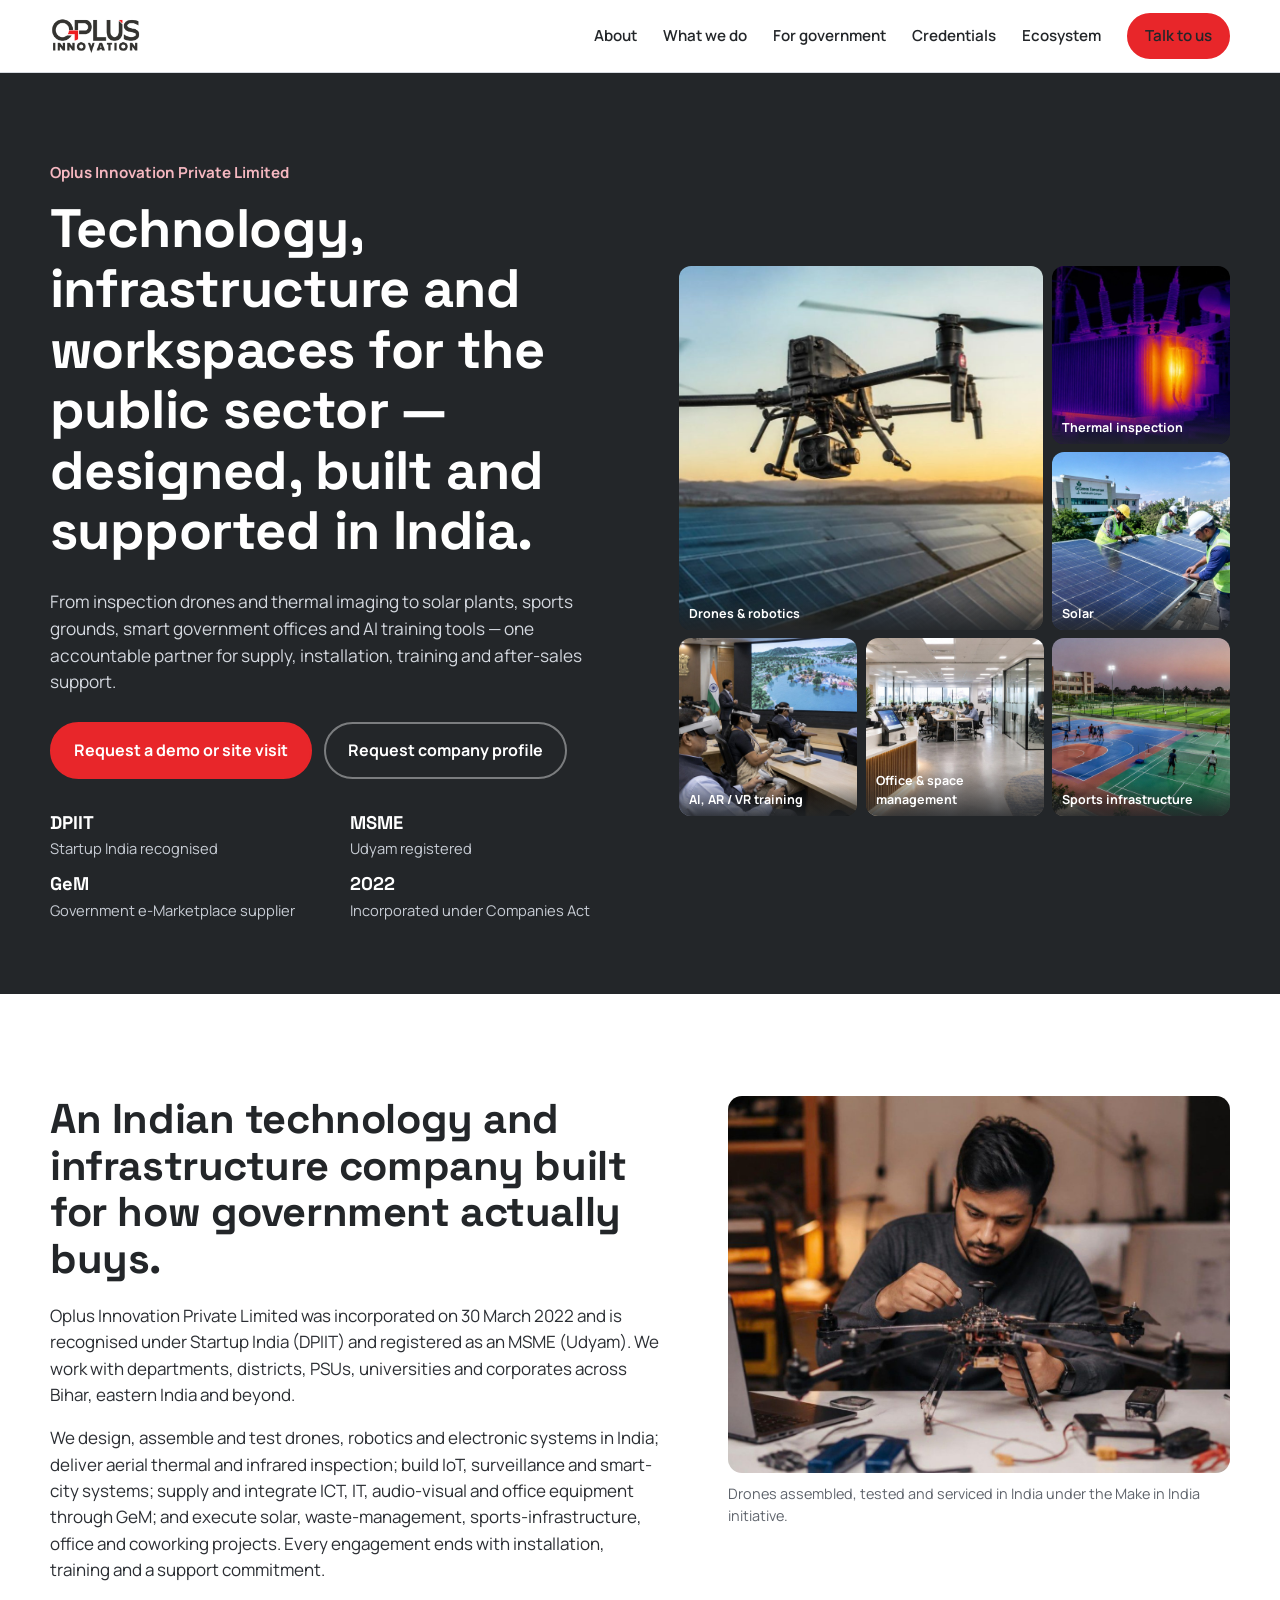
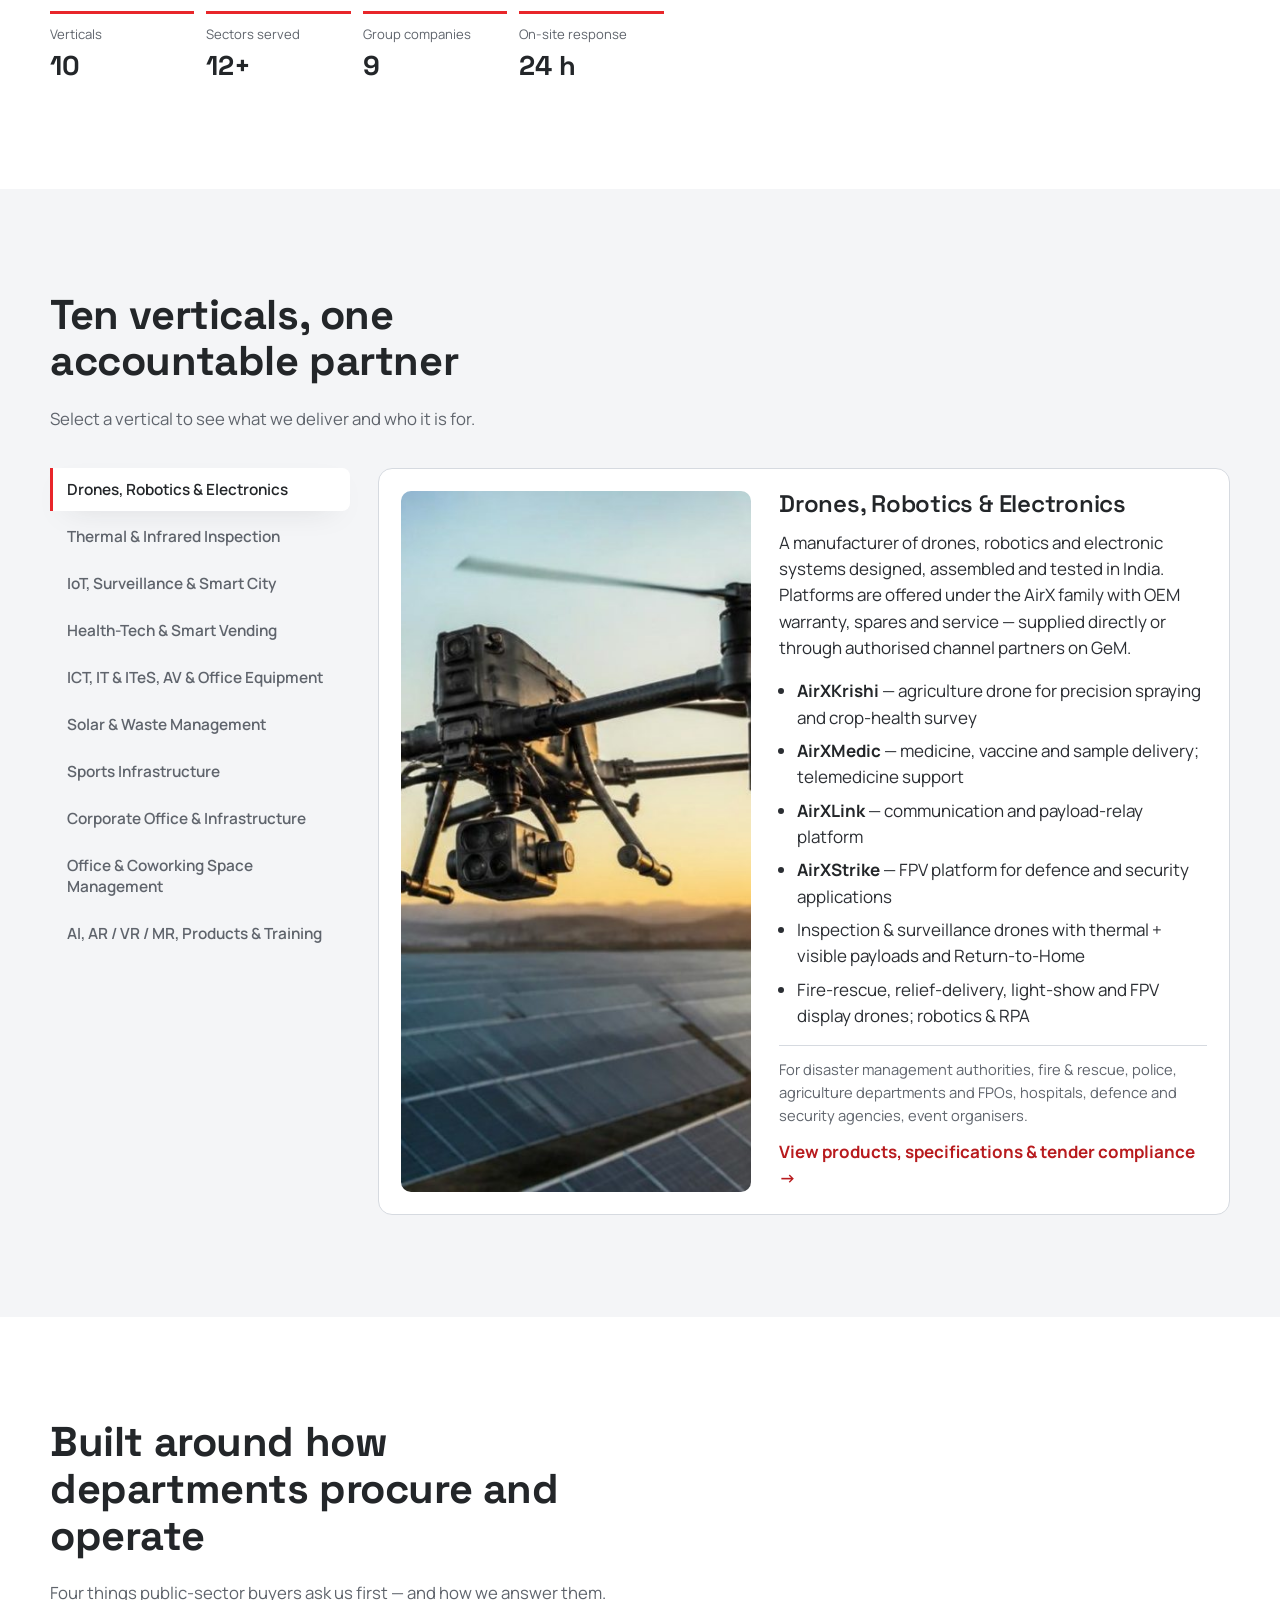
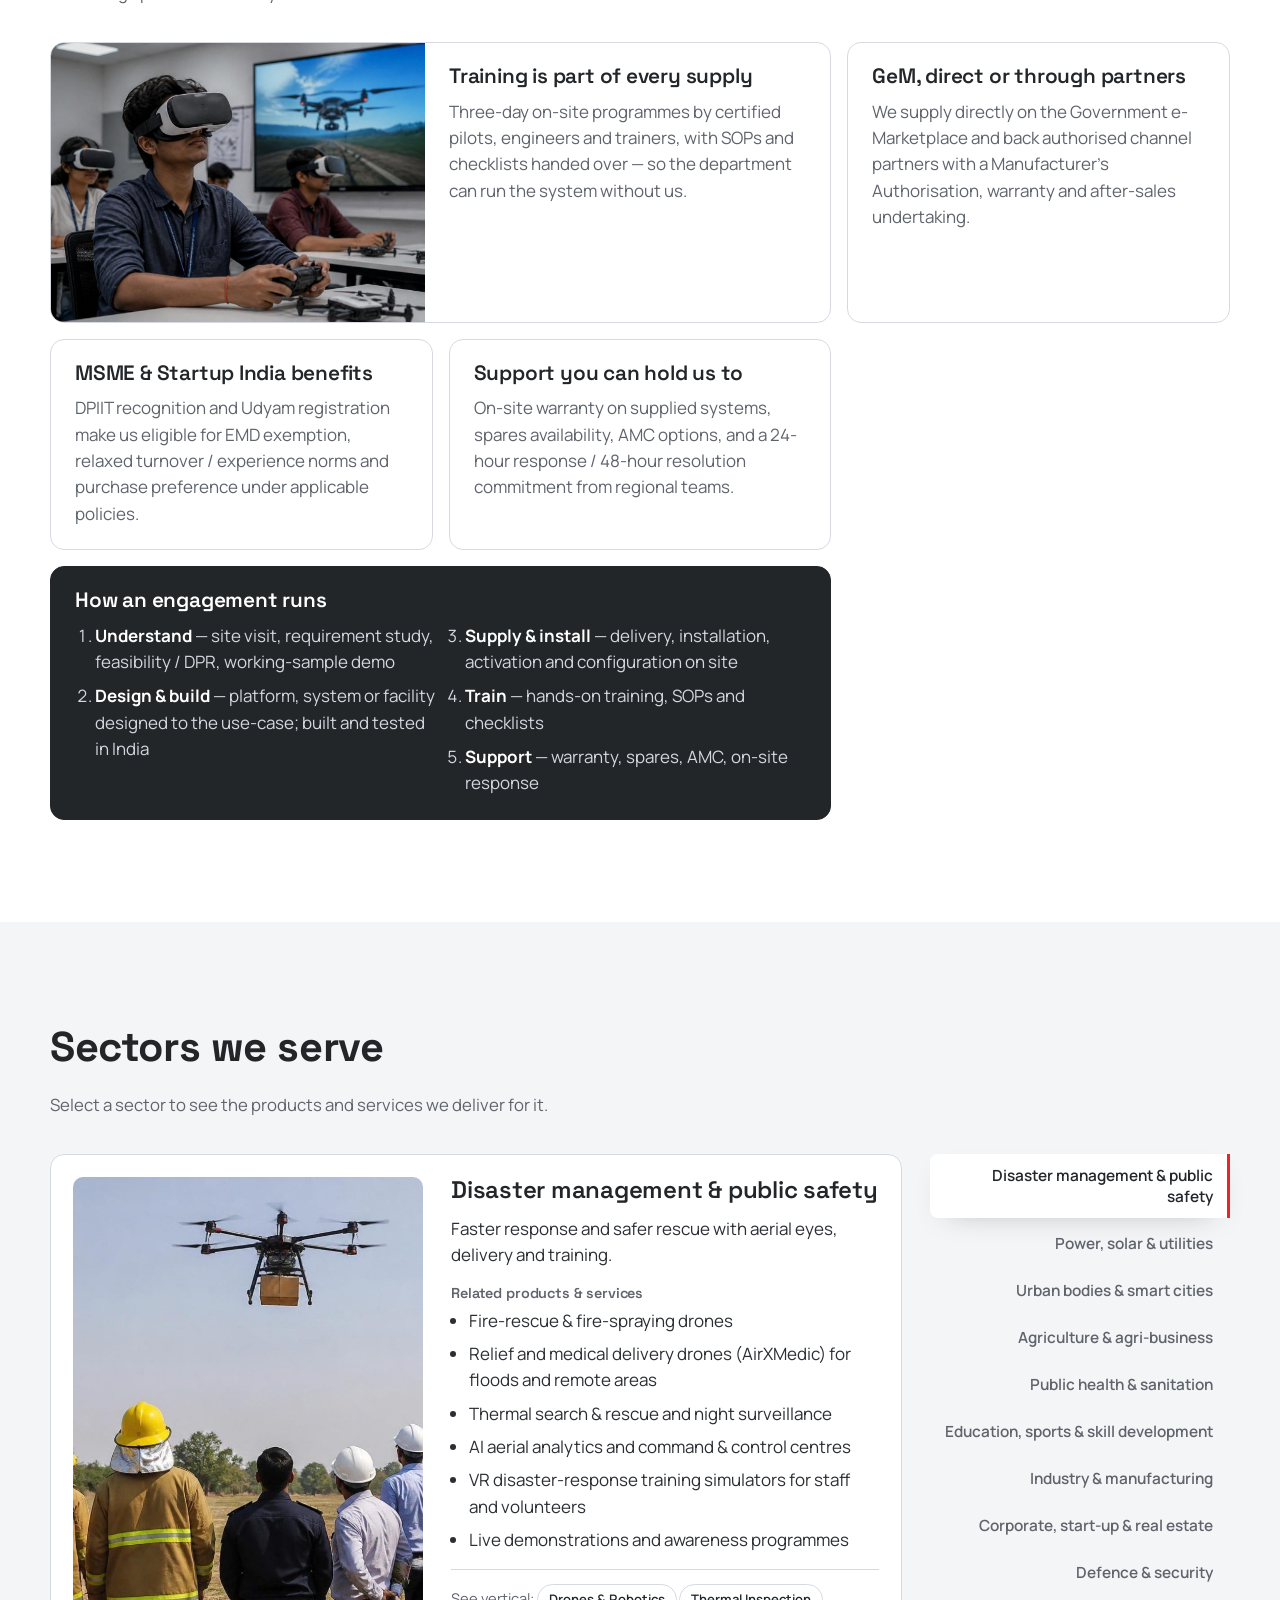
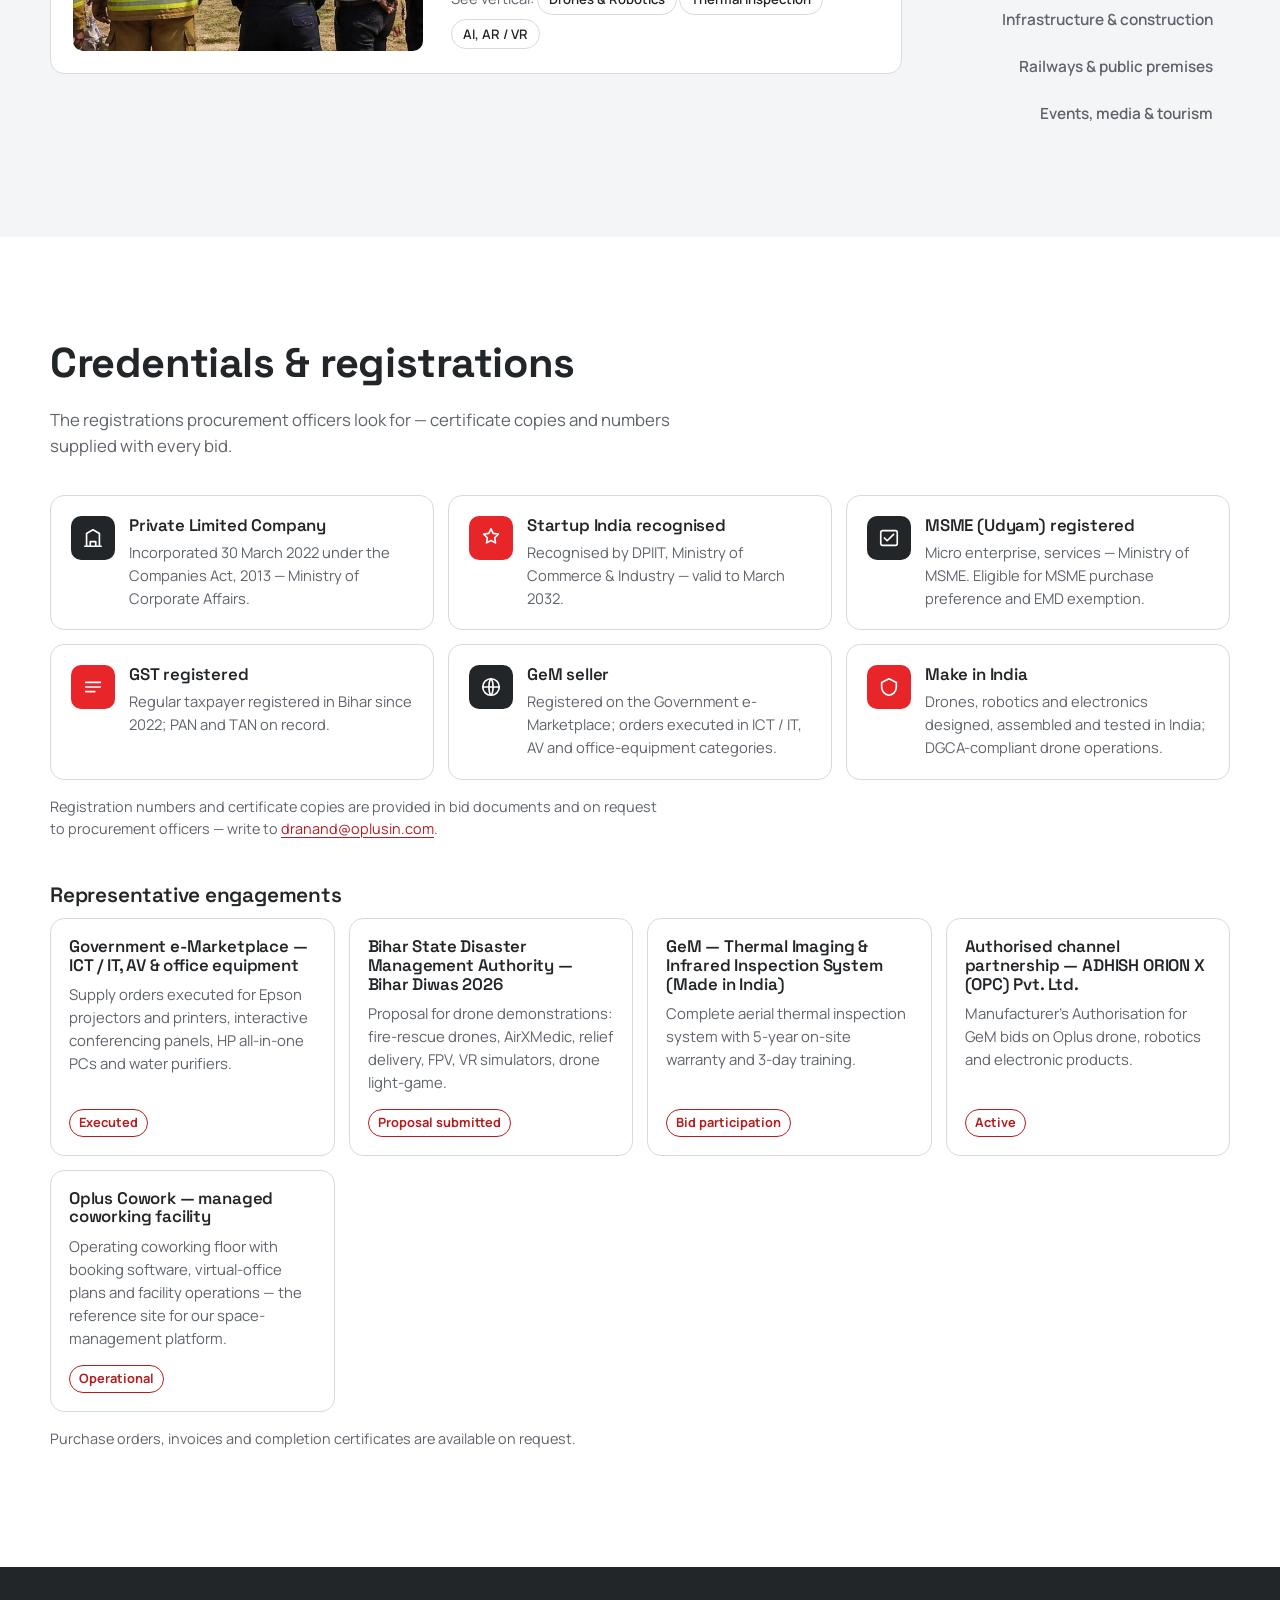
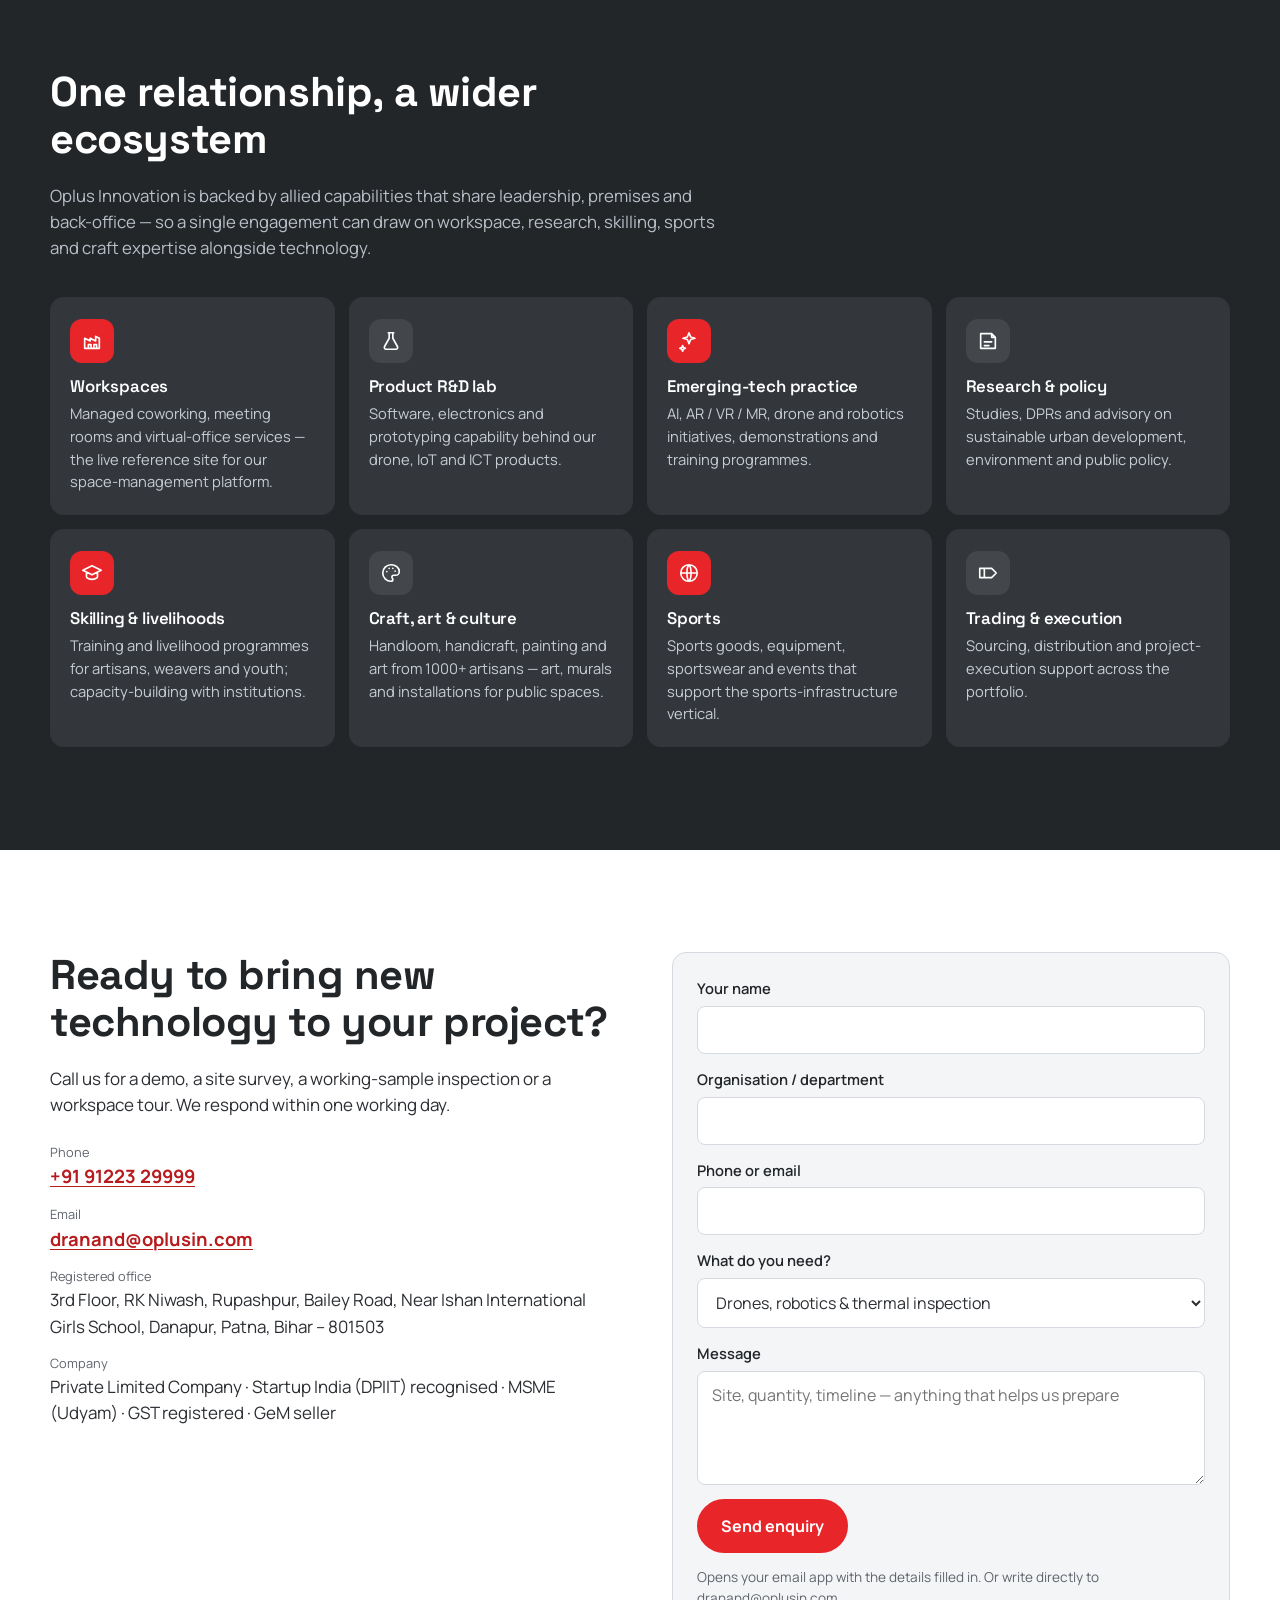
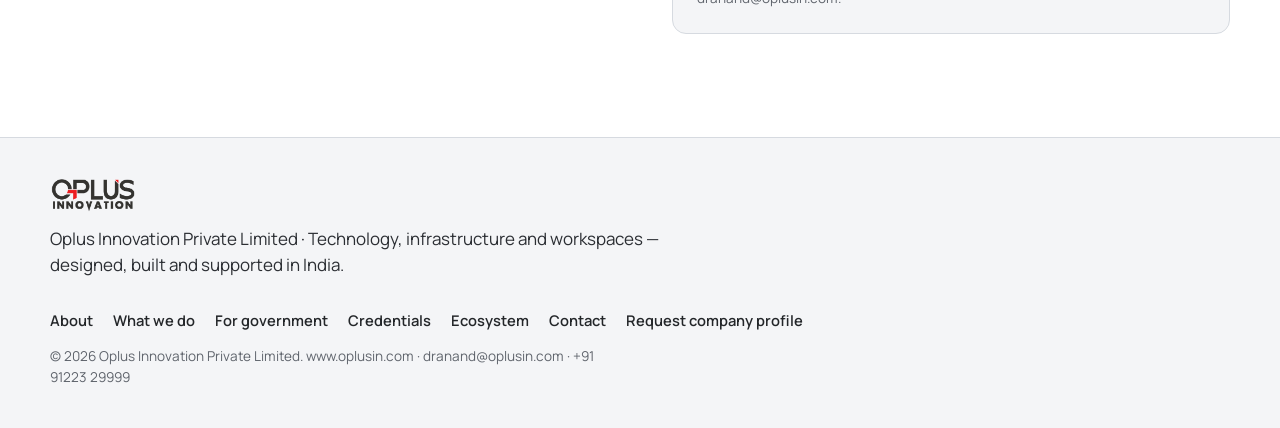
<file: index.html>
<!doctype html>
<html lang="en">
<head>
<meta charset="utf-8">
<meta name="viewport" content="width=device-width, initial-scale=1">
<title>Oplus Innovation Private Limited — Drones, Thermal Inspection, IoT, Solar, Govt Office Solutions</title>
<meta name="description" content="Oplus Innovation Private Limited: a DPIIT-recognised, MSME-registered Indian company delivering drones & robotics, thermal inspection, IoT & surveillance, health-tech, ICT, solar, sports infrastructure, office & coworking space management and AI/AR/VR products for government and institutions.">
<link rel="icon" href="img/favicon.png" type="image/png">
<link rel="preconnect" href="https://fonts.googleapis.com">
<link rel="preconnect" href="https://fonts.gstatic.com" crossorigin>
<link href="https://fonts.googleapis.com/css2?family=Space+Grotesk:wght@500;600;700&family=Manrope:wght@400;500;600;700;800&display=swap" rel="stylesheet">
<link rel="stylesheet" href="css/style.css">
<meta property="og:title" content="Oplus Innovation Private Limited">
<meta property="og:description" content="Technology · Infrastructure · Workspaces — designed, built and supported in India.">
<meta property="og:image" content="img/hero_drone.jpg">
</head>
<body>

<a class="skip" href="#main">Skip to content</a>

<header class="nav" id="top">
  <div class="wrap nav__in">
    <a class="nav__brand" href="#top" aria-label="Oplus Innovation home"><img src="img/oplus_logo.png" alt="Oplus Innovation"></a>
    <nav class="nav__links" id="navLinks" aria-label="Primary">
      <a href="#about">About</a>
      <a href="#verticals">What we do</a>
      <a href="#government">For government</a>
      <a href="#credentials">Credentials</a>
      <a href="#ecosystem">Ecosystem</a>
      <a href="#contact" class="btn btn--small">Talk to us</a>
    </nav>
    <button class="nav__toggle" id="navToggle" aria-expanded="false" aria-controls="navLinks" aria-label="Open menu"><span></span><span></span><span></span></button>
  </div>
</header>

<main id="main">

<!-- ============ HERO ============ -->
<section class="hero">
  <div class="wrap hero__grid">
    <div class="hero__copy">
      <p class="hero__kicker">Oplus Innovation Private Limited</p>
      <h1>Technology, infrastructure and workspaces for the public sector — designed, built and supported in India.</h1>
      <p class="hero__lead">From inspection drones and thermal imaging to solar plants, sports grounds, smart government offices and AI training tools — one accountable partner for supply, installation, training and after-sales support.</p>
      <div class="hero__cta">
        <a class="btn" href="#contact">Request a demo or site visit</a>
        <a class="btn btn--ghost" href="mailto:dranand@oplusin.com?subject=Request%20for%20Oplus%20Innovation%20company%20profile&amp;body=Please%20share%20the%20Oplus%20Innovation%20company%20profile.%0A%0AName%3A%0AOrganisation%20%2F%20department%3A%0APhone%3A">Request company profile</a>
      </div>
      <ul class="hero__proof" aria-label="Registrations">
        <li><b>DPIIT</b> Startup India recognised</li>
        <li><b>MSME</b> Udyam registered</li>
        <li><b>GeM</b> Government e-Marketplace supplier</li>
        <li><b>2022</b> Incorporated under Companies Act</li>
      </ul>
    </div>
    <div class="mosaic" aria-hidden="true">
      <figure class="mosaic__tile mosaic__tile--big"><img src="img/hero_drone.jpg" alt=""><figcaption>Drones & robotics</figcaption></figure>
      <figure class="mosaic__tile"><img src="img/thermal.jpg" alt=""><figcaption>Thermal inspection</figcaption></figure>
      <figure class="mosaic__tile"><img src="img/solar.jpg" alt=""><figcaption>Solar</figcaption></figure>
      <figure class="mosaic__tile"><img src="img/vr_gov.jpg" alt=""><figcaption>AI, AR / VR training</figcaption></figure>
      <figure class="mosaic__tile"><img src="img/govoffice.jpg" alt=""><figcaption>Office & space management</figcaption></figure>
      <figure class="mosaic__tile"><img src="img/sports.jpg" alt=""><figcaption>Sports infrastructure</figcaption></figure>
    </div>
  </div>
</section>

<!-- ============ ABOUT ============ -->
<section class="section" id="about">
  <div class="wrap split">
    <div class="split__text">
      <h2>An Indian technology and infrastructure company built for how government actually buys.</h2>
      <p>Oplus Innovation Private Limited was incorporated on 30 March 2022 and is recognised under Startup India (DPIIT) and registered as an MSME (Udyam). We work with departments, districts, PSUs, universities and corporates across Bihar, eastern India and beyond.</p>
      <p>We design, assemble and test drones, robotics and electronic systems in India; deliver aerial thermal and infrared inspection; build IoT, surveillance and smart-city systems; supply and integrate ICT, IT, audio-visual and office equipment through GeM; and execute solar, waste-management, sports-infrastructure, office and coworking projects. Every engagement ends with installation, training and a support commitment.</p>
      <dl class="facts">
        <div><dt>Verticals</dt><dd>10</dd></div>
        <div><dt>Sectors served</dt><dd>12+</dd></div>
        <div><dt>Group companies</dt><dd>9</dd></div>
        <div><dt>On-site response</dt><dd>24 h</dd></div>
      </dl>
    </div>
    <figure class="split__media">
      <img src="img/workshop.jpg" alt="Engineer assembling a multirotor drone on a workbench" loading="lazy">
      <figcaption>Drones assembled, tested and serviced in India under the Make in India initiative.</figcaption>
    </figure>
  </div>
</section>

<!-- ============ VERTICALS ============ -->
<section class="section section--tint" id="verticals">
  <div class="wrap">
    <div class="section__head">
      <h2>Ten verticals, one accountable partner</h2>
      <p>Select a vertical to see what we deliver and who it is for.</p>
    </div>
    <div class="tabs" data-tabs>
      <div class="tabs__list" role="tablist" aria-label="Business verticals">
        <button role="tab" aria-selected="true" aria-controls="v1" id="t1">Drones, Robotics & Electronics</button>
        <button role="tab" aria-selected="false" aria-controls="v2" id="t2" tabindex="-1">Thermal & Infrared Inspection</button>
        <button role="tab" aria-selected="false" aria-controls="v3" id="t3" tabindex="-1">IoT, Surveillance & Smart City</button>
        <button role="tab" aria-selected="false" aria-controls="v4" id="t4" tabindex="-1">Health-Tech & Smart Vending</button>
        <button role="tab" aria-selected="false" aria-controls="v5" id="t5" tabindex="-1">ICT, IT & ITeS, AV & Office Equipment</button>
        <button role="tab" aria-selected="false" aria-controls="v6" id="t6" tabindex="-1">Solar & Waste Management</button>
        <button role="tab" aria-selected="false" aria-controls="v7" id="t7" tabindex="-1">Sports Infrastructure</button>
        <button role="tab" aria-selected="false" aria-controls="v8" id="t8" tabindex="-1">Corporate Office & Infrastructure</button>
        <button role="tab" aria-selected="false" aria-controls="v9" id="t9" tabindex="-1">Office & Coworking Space Management</button>
        <button role="tab" aria-selected="false" aria-controls="v10" id="t10" tabindex="-1">AI, AR / VR / MR, Products & Training</button>
      </div>

      <div class="tabs__panels">
        <article class="panel" id="v1" role="tabpanel" aria-labelledby="t1">
          <img src="img/hero_drone.jpg" alt="Inspection drone with thermal camera over a solar plant" loading="lazy">
          <div>
            <h3>Drones, Robotics & Electronics</h3>
            <p>A manufacturer of drones, robotics and electronic systems designed, assembled and tested in India. Platforms are offered under the AirX family with OEM warranty, spares and service — supplied directly or through authorised channel partners on GeM.</p>
            <ul class="list">
              <li><b>AirXKrishi</b> — agriculture drone for precision spraying and crop-health survey</li>
              <li><b>AirXMedic</b> — medicine, vaccine and sample delivery; telemedicine support</li>
              <li><b>AirXLink</b> — communication and payload-relay platform</li>
              <li><b>AirXStrike</b> — FPV platform for defence and security applications</li>
              <li>Inspection & surveillance drones with thermal + visible payloads and Return-to-Home</li>
              <li>Fire-rescue, relief-delivery, light-show and FPV display drones; robotics & RPA</li>
            </ul>
            <p class="clients">For disaster management authorities, fire & rescue, police, agriculture departments and FPOs, hospitals, defence and security agencies, event organisers.</p>
            <p class="panel__more"><a href="verticals/drones-robotics.html">View products, specifications &amp; tender compliance →</a></p>
          </div>
        </article>

        <article class="panel" id="v2" role="tabpanel" aria-labelledby="t2" hidden>
          <img src="img/thermal.jpg" alt="Thermal image of a transformer showing a hotspot" loading="lazy">
          <div>
            <h3>Thermal & Infrared Inspection</h3>
            <p>Radiometric aerial thermography using uncooled VOx sensors (640 × 512, 7.5–14 µm, ≤ 50 mK) with synchronised ≥ 20 MP visible imaging. Every survey closes with a report identifying hotspots, cold-spots and temperature readings.</p>
            <ul class="list">
              <li>Solar plant thermography — hotspot, diode-failure and string-fault mapping</li>
              <li>Substation, transformer, panel and transmission-line audits</li>
              <li>Roof and façade heat-loss surveys; boiler, pipeline and insulation audits</li>
              <li>Fire-line monitoring, search & rescue, night surveillance</li>
              <li>Turnkey Made-in-India thermal systems with 5-year on-site warranty and 3-day training</li>
            </ul>
            <p class="clients">For power and solar developers, DISCOMs, industrial plants, building owners, disaster management and fire services.</p>
            <p class="panel__more"><a href="verticals/thermal-inspection.html">View products, specifications &amp; tender compliance →</a></p>
          </div>
        </article>

        <article class="panel" id="v3" role="tabpanel" aria-labelledby="t3" hidden>
          <img src="img/field_demo.jpg" alt="Officials watching a drone demonstration in a field" loading="lazy">
          <div>
            <h3>IoT, Surveillance & Smart City Systems</h3>
            <p>Connected systems that make campuses, cities and facilities safer and more efficient — from sensors and cameras to dashboards and command centres.</p>
            <ul class="list">
              <li>Smart-city sensor networks, smart poles, environmental and traffic monitoring</li>
              <li>Building automation, energy and water monitoring, cold-chain and asset tracking</li>
              <li>Custom IoT devices, gateways and cloud integration with real-time analytics</li>
              <li>CCTV / IP camera networks, NVR/VMS, ANPR, AI video analytics, drone-assisted surveillance</li>
              <li>Command & control centres with video walls and incident workflows</li>
            </ul>
            <p class="clients">For urban local bodies, police and security agencies, industrial campuses, institutions and corporates.</p>
            <p class="panel__more"><a href="verticals/iot-surveillance.html">View products, specifications &amp; tender compliance →</a></p>
          </div>
        </article>

        <article class="panel" id="v4" role="tabpanel" aria-labelledby="t4" hidden>
          <img src="img/govoffice.jpg" alt="Reception kiosk in a modern office" loading="lazy">
          <div>
            <h3>Health-Tech & Smart Vending</h3>
            <p>Self-service health and hygiene systems for public places and institutions, supplied with installation, operator orientation, AMC and consumable refill plans.</p>
            <ul class="list">
              <li><b>Health ATM kiosks</b> — BP, SpO2, pulse, temperature, BMI, blood glucose and more, with teleconsultation, digital reports and ABHA integration</li>
              <li><b>Sanitary napkin vending machines</b> — coin / UPI / free-dispense, IoT stock alerts, refill service</li>
              <li><b>Napkin incinerators</b> — safe, smokeless disposal</li>
              <li>Smart information, feedback and service-delivery kiosks; digital signage</li>
            </ul>
            <p class="clients">For health departments and PHCs, schools, colleges and hostels, urban local bodies, railways and public premises, corporates.</p>
            <p class="panel__more"><a href="verticals/health-tech.html">View products, specifications &amp; tender compliance →</a></p>
          </div>
        </article>

        <article class="panel" id="v5" role="tabpanel" aria-labelledby="t5" hidden>
          <img src="img/cowork.jpg" alt="Professionals working on laptops in a modern office" loading="lazy">
          <div>
            <h3>ICT, IT & ITeS Products, Audio-Visual & Office Equipment</h3>
            <p>Information and Communications Technology covers all the devices, networking components, applications and systems that let people and organisations interact in the digital and analog worlds. We supply, integrate and support this entire stack, with an established record of supplying hardware through GeM.</p>
            <ul class="list">
              <li>LAN / WAN, structured cabling, switches, routers, firewalls, Wi-Fi, servers, server rooms, unified communications</li>
              <li>Smart classrooms, computer and ICT labs, e-governance kiosks, citizen-service centres</li>
              <li>Laptops, desktops, all-in-one PCs, printers, projectors, interactive panels, conferencing devices — executed GeM orders include Epson projectors and printers, interactive panels, HP all-in-one PCs and water purifiers</li>
              <li>Custom software, cloud, cybersecurity, system integration, dashboards and analytics</li>
            </ul>
            <p class="clients">For government departments and PSUs, educational institutions, banks and corporates, start-ups and SMEs.</p>
            <p class="panel__more"><a href="verticals/ict.html">View products, specifications &amp; tender compliance →</a></p>
          </div>
        </article>

        <article class="panel" id="v6" role="tabpanel" aria-labelledby="t6" hidden>
          <img src="img/solar.jpg" alt="Technicians installing rooftop solar panels" loading="lazy">
          <div>
            <h3>Solar Energy & Waste Management</h3>
            <p>Clean-energy and environment solutions that pair solar EPC with smart waste-management systems — both backed by our own drone and IoT capabilities for monitoring and O&M.</p>
            <ul class="list">
              <li>Rooftop and ground-mount solar EPC — survey, design, supply, installation, net-metering; MW-scale captive plants</li>
              <li>Solar street lighting, solar pumps, rooftops on schools, hospitals and office buildings; PM-Surya Ghar and PM-KUSUM aligned</li>
              <li>O&M, drone thermal inspection, energy audits, DPRs and subsidy guidance</li>
              <li>Sensor-enabled bins, route optimisation, recycling and disposal management, real-time dashboards</li>
            </ul>
            <p class="clients">For urban local bodies, government departments and PSUs, institutions and hospitals, industrial units, housing societies and farmers.</p>
            <p class="panel__more"><a href="verticals/solar-waste.html">View products, specifications &amp; tender compliance →</a></p>
          </div>
        </article>

        <article class="panel" id="v7" role="tabpanel" aria-labelledby="t7" hidden>
          <img src="img/sports.jpg" alt="Multi-sport synthetic courts under floodlights" loading="lazy">
          <div>
            <h3>Sports Infrastructure</h3>
            <p>Design-and-build of sports facilities for schools, colleges, government bodies and private academies — from a single court to a multi-sport complex — with sports goods, equipment and sportswear supply through our sports partners.</p>
            <ul class="list">
              <li>Synthetic / acrylic courts for badminton, basketball, tennis and volleyball; artificial turf grounds; cricket nets and pitches</li>
              <li>Synthetic running tracks, drainage and sub-base; indoor halls with wooden / PU flooring; gyms</li>
              <li>LED sports floodlighting — solar-integrated where required</li>
              <li>Fixtures, scoreboards, seating, fencing; layouts to federation / Khelo India norms; DPRs and AMC</li>
            </ul>
            <p class="clients">For schools and universities, sports authorities and district administrations, smart-city bodies, housing projects and private academies.</p>
            <p class="panel__more"><a href="verticals/sports-infrastructure.html">View products, specifications &amp; tender compliance →</a></p>
          </div>
        </article>

        <article class="panel" id="v8" role="tabpanel" aria-labelledby="t8" hidden>
          <img src="img/cowork.jpg" alt="Modern office interior with meeting rooms" loading="lazy">
          <div>
            <h3>Corporate Office, Conference Room & Infrastructure Services</h3>
            <p>Turnkey creation of modern, energy-efficient workplaces — from space planning to smart conferencing, HVAC and ongoing facility operations — so clients can open a ready-to-work office without managing multiple vendors.</p>
            <ul class="list">
              <li>Office and conference-room design, interiors, partitions, flooring, lighting and branding</li>
              <li>Projectors, cameras, interactive panels and video-conferencing rooms</li>
              <li>Modular workstations, cabins, meeting furniture and ergonomic seating</li>
              <li>AC and HVAC, structured cabling, networking, access control and CCTV</li>
              <li>Managed serviced offices, AMC and facility operations</li>
            </ul>
            <p class="clients">For corporates opening regional operations, government project offices, banks and NBFCs, start-ups and consultancies.</p>
            <p class="panel__more"><a href="verticals/corporate-office.html">View products, specifications &amp; tender compliance →</a></p>
          </div>
        </article>

        <article class="panel" id="v9" role="tabpanel" aria-labelledby="t9" hidden>
          <img src="img/govoffice.jpg" alt="Government office floor converted into a managed shared workspace" loading="lazy">
          <div>
            <h3>Office & Coworking Space Management, Software & Asset Monetisation</h3>
            <p>Government departments hold large office estates — floors, halls, guest houses, training centres — that are under-used, costly to run and managed on paper. We bring software to run the office, operations to manage the space, and models to turn idle assets into revenue. Our own facility, Oplus Cowork, is the live reference site.</p>
            <ul class="list">
              <li><b>Government Office Management System</b> — room and hall booking, visitor e-pass, attendance and access, asset register, complaint ticketing, energy monitoring, MIS dashboards; e-Office integrable</li>
              <li><b>Coworking & facility platform</b> — memberships, online booking and payments, smart-lock access, GST invoicing, occupancy analytics; white-labelled for institutions</li>
              <li><b>Managed operations</b> — front desk, housekeeping, security coordination, IT and maintenance under one SLA</li>
              <li><b>Asset monetisation</b> — idle property audit → revenue model → coworking floors, incubators, training hubs, rentable halls → build-operate / revenue-share / lease</li>
            </ul>
            <p class="clients">For state secretariats and directorates, district administrations, housing and industrial development boards, universities, PSUs and start-up missions.</p>
            <p class="panel__more"><a href="verticals/office-space-management.html">View products, specifications &amp; tender compliance →</a></p>
          </div>
        </article>

        <article class="panel" id="v10" role="tabpanel" aria-labelledby="t10" hidden>
          <img src="img/vr_gov.jpg" alt="Government officials in a VR disaster-management training session" loading="lazy">
          <div>
            <h3>AI, AR / VR / MR, Products & Training</h3>
            <p>Governments need to deliver services faster, train large workforces, decide on data and communicate with citizens in engaging ways — with limited staff and budgets. We build and supply AI and immersive-technology products for exactly these needs, with training so departments can run them independently.</p>
            <ul class="list">
              <li>Multilingual AI citizen-service assistants on web, WhatsApp and kiosks; document and data intelligence; decision dashboards with predictive alerts; AI video and aerial analytics</li>
              <li>VR training simulators for disaster response, police and fire drills, industrial safety and drone flight</li>
              <li>AR citizen and tourism apps (e.g., AR Drishti Bihar), MR walkthroughs and digital twins, immersive experience centres</li>
              <li>Hardware and content bundles on GeM; capacity-building programmes for officials and teachers; school and youth labs; demonstrations and 30–90 day pilots</li>
            </ul>
            <p class="clients">For disaster management authorities, police and home departments, tourism and culture departments, education and skill departments, smart-city SPVs, agriculture and health departments.</p>
            <p class="panel__more"><a href="verticals/ai-ar-vr.html">View products, specifications &amp; tender compliance →</a></p>
          </div>
        </article>
      </div>
    </div>
  </div>
</section>

<!-- ============ FOR GOVERNMENT ============ -->
<section class="section" id="government">
  <div class="wrap">
    <div class="section__head">
      <h2>Built around how departments procure and operate</h2>
      <p>Four things public-sector buyers ask us first — and how we answer them.</p>
    </div>
    <div class="bento">
      <article class="bento__item bento__item--wide">
        <img src="img/vr_training.jpg" alt="Students training on VR drone simulators" loading="lazy">
        <div class="bento__body">
          <h3>Training is part of every supply</h3>
          <p>Three-day on-site programmes by certified pilots, engineers and trainers, with SOPs and checklists handed over — so the department can run the system without us.</p>
        </div>
      </article>
      <article class="bento__item">
        <div class="bento__body">
          <h3>GeM, direct or through partners</h3>
          <p>We supply directly on the Government e-Marketplace and back authorised channel partners with a Manufacturer's Authorisation, warranty and after-sales undertaking.</p>
        </div>
      </article>
      <article class="bento__item">
        <div class="bento__body">
          <h3>MSME & Startup India benefits</h3>
          <p>DPIIT recognition and Udyam registration make us eligible for EMD exemption, relaxed turnover / experience norms and purchase preference under applicable policies.</p>
        </div>
      </article>
      <article class="bento__item">
        <div class="bento__body">
          <h3>Support you can hold us to</h3>
          <p>On-site warranty on supplied systems, spares availability, AMC options, and a 24-hour response / 48-hour resolution commitment from regional teams.</p>
        </div>
      </article>
      <article class="bento__item bento__item--wide bento__item--dark">
        <div class="bento__body">
          <h3>How an engagement runs</h3>
          <ol class="steps">
            <li><b>Understand</b> — site visit, requirement study, feasibility / DPR, working-sample demo</li>
            <li><b>Design & build</b> — platform, system or facility designed to the use-case; built and tested in India</li>
            <li><b>Supply & install</b> — delivery, installation, activation and configuration on site</li>
            <li><b>Train</b> — hands-on training, SOPs and checklists</li>
            <li><b>Support</b> — warranty, spares, AMC, on-site response</li>
          </ol>
        </div>
      </article>
    </div>
  </div>
</section>

<!-- ============ SECTORS ============ -->
<section class="section section--tint" id="sectors">
  <div class="wrap">
    <div class="section__head">
      <h2>Sectors we serve</h2>
      <p>Select a sector to see the products and services we deliver for it.</p>
    </div>
    <div class="tabs tabs--right" data-tabs>
      <div class="tabs__list" role="tablist" aria-label="Sectors">
        <button role="tab" aria-selected="true" aria-controls="s-disaster" id="st-disaster">Disaster management & public safety</button>
        <button role="tab" aria-selected="false" aria-controls="s-power" id="st-power" tabindex="-1">Power, solar & utilities</button>
        <button role="tab" aria-selected="false" aria-controls="s-urban" id="st-urban" tabindex="-1">Urban bodies & smart cities</button>
        <button role="tab" aria-selected="false" aria-controls="s-agri" id="st-agri" tabindex="-1">Agriculture & agri-business</button>
        <button role="tab" aria-selected="false" aria-controls="s-health" id="st-health" tabindex="-1">Public health & sanitation</button>
        <button role="tab" aria-selected="false" aria-controls="s-education" id="st-education" tabindex="-1">Education, sports & skill development</button>
        <button role="tab" aria-selected="false" aria-controls="s-industry" id="st-industry" tabindex="-1">Industry & manufacturing</button>
        <button role="tab" aria-selected="false" aria-controls="s-corporate" id="st-corporate" tabindex="-1">Corporate, start-up & real estate</button>
        <button role="tab" aria-selected="false" aria-controls="s-defence" id="st-defence" tabindex="-1">Defence & security</button>
        <button role="tab" aria-selected="false" aria-controls="s-infra" id="st-infra" tabindex="-1">Infrastructure & construction</button>
        <button role="tab" aria-selected="false" aria-controls="s-railways" id="st-railways" tabindex="-1">Railways & public premises</button>
        <button role="tab" aria-selected="false" aria-controls="s-events" id="st-events" tabindex="-1">Events, media & tourism</button>
      </div>
      <div class="tabs__panels">
        <article class="panel" id="s-disaster" role="tabpanel" aria-labelledby="st-disaster">
          <img src="img/field_demo.jpg" alt="" loading="lazy">
          <div>
            <h3>Disaster management & public safety</h3>
            <p>Faster response and safer rescue with aerial eyes, delivery and training.</p>
            <h4 class="panel__sub">Related products & services</h4>
            <ul class="list"><li>Fire-rescue & fire-spraying drones</li><li>Relief and medical delivery drones (AirXMedic) for floods and remote areas</li><li>Thermal search & rescue and night surveillance</li><li>AI aerial analytics and command & control centres</li><li>VR disaster-response training simulators for staff and volunteers</li><li>Live demonstrations and awareness programmes</li></ul>
            <p class="clients"><span>See vertical:</span> <a href="#v1" class="chip" data-goto-vertical>Drones & Robotics</a><a href="#v2" class="chip" data-goto-vertical>Thermal Inspection</a><a href="#v10" class="chip" data-goto-vertical>AI, AR / VR</a></p>
          </div>
        </article>
        <article class="panel" id="s-power" role="tabpanel" aria-labelledby="st-power" hidden>
          <img src="img/solar.jpg" alt="" loading="lazy">
          <div>
            <h3>Power, solar & utilities</h3>
            <p>Generate clean power and keep every asset inspected and healthy.</p>
            <h4 class="panel__sub">Related products & services</h4>
            <ul class="list"><li>Rooftop and ground-mount solar EPC; solar pumps and street lighting</li><li>Drone thermal inspection of solar plants, substations and transmission lines</li><li>Solar O&M, performance monitoring and energy audits</li><li>IoT energy and water monitoring</li><li>Thermal imaging systems — Made in India, with warranty and training</li></ul>
            <p class="clients"><span>See vertical:</span> <a href="#v6" class="chip" data-goto-vertical>Solar & Waste</a><a href="#v2" class="chip" data-goto-vertical>Thermal Inspection</a><a href="#v3" class="chip" data-goto-vertical>IoT & Smart City</a></p>
          </div>
        </article>
        <article class="panel" id="s-urban" role="tabpanel" aria-labelledby="st-urban" hidden>
          <img src="img/govoffice.jpg" alt="" loading="lazy">
          <div>
            <h3>Urban bodies & smart cities</h3>
            <p>Smarter city operations, safer streets and better-run public buildings.</p>
            <h4 class="panel__sub">Related products & services</h4>
            <ul class="list"><li>Smart-city sensor networks, smart poles, traffic and environment monitoring</li><li>CCTV / ANPR surveillance and integrated command centres</li><li>Smart waste collection, route optimisation and dashboards</li><li>Government office management software and asset monetisation of idle buildings</li><li>Health ATMs, napkin vending and public-information kiosks</li><li>Drone surveys for encroachment, mapping and infrastructure monitoring</li></ul>
            <p class="clients"><span>See vertical:</span> <a href="#v3" class="chip" data-goto-vertical>IoT & Smart City</a><a href="#v9" class="chip" data-goto-vertical>Office & Space Management</a><a href="#v6" class="chip" data-goto-vertical>Solar & Waste</a></p>
          </div>
        </article>
        <article class="panel" id="s-agri" role="tabpanel" aria-labelledby="st-agri" hidden>
          <img src="img/hero_drone.jpg" alt="" loading="lazy">
          <div>
            <h3>Agriculture & agri-business</h3>
            <p>Precision tools and training for farmers, FPOs and agri departments.</p>
            <h4 class="panel__sub">Related products & services</h4>
            <ul class="list"><li>AirXKrishi agriculture drone — spraying and crop-health survey</li><li>Crop-stress analytics from drone and satellite data</li><li>Solar water pumps and cold-chain IoT monitoring</li><li>Drone operator training and farmer awareness programmes</li><li>Demonstrations and pilots with agriculture departments</li></ul>
            <p class="clients"><span>See vertical:</span> <a href="#v1" class="chip" data-goto-vertical>Drones & Robotics</a><a href="#v6" class="chip" data-goto-vertical>Solar & Waste</a><a href="#v10" class="chip" data-goto-vertical>AI, AR / VR</a></p>
          </div>
        </article>
        <article class="panel" id="s-health" role="tabpanel" aria-labelledby="st-health" hidden>
          <img src="img/govoffice.jpg" alt="" loading="lazy">
          <div>
            <h3>Public health & sanitation</h3>
            <p>Self-service health and hygiene infrastructure for public places.</p>
            <h4 class="panel__sub">Related products & services</h4>
            <ul class="list"><li>Health ATM kiosks with vitals, teleconsultation and ABHA integration</li><li>Sanitary napkin vending machines and incinerators</li><li>AirXMedic drones for medicine, vaccine and sample delivery</li><li>Smart waste and sanitation monitoring</li><li>AMC, refill and operator-training plans</li></ul>
            <p class="clients"><span>See vertical:</span> <a href="#v4" class="chip" data-goto-vertical>Health-Tech & Vending</a><a href="#v1" class="chip" data-goto-vertical>Drones & Robotics</a><a href="#v6" class="chip" data-goto-vertical>Solar & Waste</a></p>
          </div>
        </article>
        <article class="panel" id="s-education" role="tabpanel" aria-labelledby="st-education" hidden>
          <img src="img/vr_training.jpg" alt="" loading="lazy">
          <div>
            <h3>Education, sports & skill development</h3>
            <p>Labs, grounds and programmes that build real skills.</p>
            <h4 class="panel__sub">Related products & services</h4>
            <ul class="list"><li>Drone, robotics and AR/VR labs for schools, colleges and ITIs</li><li>Smart classrooms, ICT labs and interactive panels</li><li>Sports courts, turfs, tracks and floodlighting</li><li>VR drone-flight simulators and student pilot courses</li><li>Capacity-building programmes aligned to skilling missions</li></ul>
            <p class="clients"><span>See vertical:</span> <a href="#v10" class="chip" data-goto-vertical>AI, AR / VR</a><a href="#v5" class="chip" data-goto-vertical>ICT & IT</a><a href="#v7" class="chip" data-goto-vertical>Sports Infrastructure</a></p>
          </div>
        </article>
        <article class="panel" id="s-industry" role="tabpanel" aria-labelledby="st-industry" hidden>
          <img src="img/thermal.jpg" alt="" loading="lazy">
          <div>
            <h3>Industry & manufacturing</h3>
            <p>Prevent failures, secure the plant and cut energy cost.</p>
            <h4 class="panel__sub">Related products & services</h4>
            <ul class="list"><li>Thermal audits of transformers, panels, boilers and pipelines</li><li>Industrial automation, energy monitoring and asset tracking (IoT)</li><li>CCTV, perimeter and drone-assisted surveillance</li><li>Captive solar plants and waste management</li><li>Robotics and RPA for inspection and process automation</li></ul>
            <p class="clients"><span>See vertical:</span> <a href="#v2" class="chip" data-goto-vertical>Thermal Inspection</a><a href="#v3" class="chip" data-goto-vertical>IoT & Smart City</a><a href="#v6" class="chip" data-goto-vertical>Solar & Waste</a></p>
          </div>
        </article>
        <article class="panel" id="s-corporate" role="tabpanel" aria-labelledby="st-corporate" hidden>
          <img src="img/cowork.jpg" alt="" loading="lazy">
          <div>
            <h3>Corporate, start-up & real estate</h3>
            <p>Ready-to-work offices and flexible workspace, delivered end to end.</p>
            <h4 class="panel__sub">Related products & services</h4>
            <ul class="list"><li>Office and conference-room design, furniture, AV and HVAC</li><li>Managed serviced offices and coworking memberships</li><li>Virtual office and business-address services</li><li>Coworking & facility management platform (white-label)</li><li>Progress-monitoring drone surveys and building thermal audits</li></ul>
            <p class="clients"><span>See vertical:</span> <a href="#v8" class="chip" data-goto-vertical>Corporate Office</a><a href="#v9" class="chip" data-goto-vertical>Office & Space Management</a><a href="#v2" class="chip" data-goto-vertical>Thermal Inspection</a></p>
          </div>
        </article>
        <article class="panel" id="s-defence" role="tabpanel" aria-labelledby="st-defence" hidden>
          <img src="img/hero_drone.jpg" alt="" loading="lazy">
          <div>
            <h3>Defence & security</h3>
            <p>Indigenous platforms and systems for security forces.</p>
            <h4 class="panel__sub">Related products & services</h4>
            <ul class="list"><li>AirXStrike FPV platform and AirXLink relay platform</li><li>Surveillance drones with thermal and visible payloads</li><li>ANPR, AI video analytics and command & control centres</li><li>VR simulators for drills and operator training</li><li>Made-in-India electronics with OEM warranty and spares</li></ul>
            <p class="clients"><span>See vertical:</span> <a href="#v1" class="chip" data-goto-vertical>Drones & Robotics</a><a href="#v3" class="chip" data-goto-vertical>IoT & Smart City</a><a href="#v10" class="chip" data-goto-vertical>AI, AR / VR</a></p>
          </div>
        </article>
        <article class="panel" id="s-infra" role="tabpanel" aria-labelledby="st-infra" hidden>
          <img src="img/sports.jpg" alt="" loading="lazy">
          <div>
            <h3>Infrastructure & construction</h3>
            <p>Design-build execution with technology inside every project.</p>
            <h4 class="panel__sub">Related products & services</h4>
            <ul class="list"><li>Sports infrastructure — courts, turfs, tracks, indoor halls</li><li>Office fit-outs, HVAC, electrical and IT infrastructure</li><li>Drone progress surveys, orthomosaic mapping and inspection</li><li>Solar integration for buildings and campuses</li><li>MR walkthroughs and digital twins for planning and review</li></ul>
            <p class="clients"><span>See vertical:</span> <a href="#v7" class="chip" data-goto-vertical>Sports Infrastructure</a><a href="#v8" class="chip" data-goto-vertical>Corporate Office</a><a href="#v10" class="chip" data-goto-vertical>AI, AR / VR</a></p>
          </div>
        </article>
        <article class="panel" id="s-railways" role="tabpanel" aria-labelledby="st-railways" hidden>
          <img src="img/govoffice.jpg" alt="" loading="lazy">
          <div>
            <h3>Railways & public premises</h3>
            <p>Safer, cleaner and more useful public spaces.</p>
            <h4 class="panel__sub">Related products & services</h4>
            <ul class="list"><li>Health ATM kiosks and sanitary napkin vending at stations and terminals</li><li>CCTV surveillance and crowd analytics</li><li>Digital signage and public-information kiosks</li><li>Solar rooftops and energy monitoring</li><li>Space management software for halls, guest houses and rest rooms</li></ul>
            <p class="clients"><span>See vertical:</span> <a href="#v4" class="chip" data-goto-vertical>Health-Tech & Vending</a><a href="#v3" class="chip" data-goto-vertical>IoT & Smart City</a><a href="#v9" class="chip" data-goto-vertical>Office & Space Management</a></p>
          </div>
        </article>
        <article class="panel" id="s-events" role="tabpanel" aria-labelledby="st-events" hidden>
          <img src="img/ar_tourism.jpg" alt="" loading="lazy">
          <div>
            <h3>Events, media & tourism</h3>
            <p>Memorable public experiences — in the sky and on the screen.</p>
            <h4 class="panel__sub">Related products & services</h4>
            <ul class="list"><li>Drone light-shows and interactive drone games</li><li>FPV cinematography and aerial coverage</li><li>AR heritage and tourism guides (e.g., AR Drishti Bihar)</li><li>Immersive AR/VR experience zones for exhibitions and state-day events</li><li>Live technology demonstrations and awareness drives</li></ul>
            <p class="clients"><span>See vertical:</span> <a href="#v1" class="chip" data-goto-vertical>Drones & Robotics</a><a href="#v10" class="chip" data-goto-vertical>AI, AR / VR</a></p>
          </div>
        </article>
      </div>
    </div>
  </div>
</section>

<!-- ============ CREDENTIALS ============ -->
<section class="section" id="credentials">
  <div class="wrap">
    <div class="section__head">
      <h2>Credentials & registrations</h2>
      <p>The registrations procurement officers look for — certificate copies and numbers supplied with every bid.</p>
    </div>
    <ul class="badges">
      <li><span class="badges__icon" aria-hidden="true"><svg viewBox="0 0 24 24"><path d="M3 21h18M5 21V7l7-4 7 4v14"/><path d="M9 21v-5h6v5"/></svg></span><h3>Private Limited Company</h3><p>Incorporated 30 March 2022 under the Companies Act, 2013 — Ministry of Corporate Affairs.</p></li>
      <li><span class="badges__icon" aria-hidden="true"><svg viewBox="0 0 24 24"><path d="M12 2l2.4 5 5.6.8-4 3.9.9 5.6-4.9-2.6-4.9 2.6.9-5.6-4-3.9 5.6-.8Z"/></svg></span><h3>Startup India recognised</h3><p>Recognised by DPIIT, Ministry of Commerce & Industry — valid to March 2032.</p></li>
      <li><span class="badges__icon" aria-hidden="true"><svg viewBox="0 0 24 24"><rect x="3" y="4" width="18" height="16" rx="2"/><path d="M7 12l3 3 7-7"/></svg></span><h3>MSME (Udyam) registered</h3><p>Micro enterprise, services — Ministry of MSME. Eligible for MSME purchase preference and EMD exemption.</p></li>
      <li><span class="badges__icon" aria-hidden="true"><svg viewBox="0 0 24 24"><path d="M4 7h16M4 12h16M4 17h10"/></svg></span><h3>GST registered</h3><p>Regular taxpayer registered in Bihar since 2022; PAN and TAN on record.</p></li>
      <li><span class="badges__icon" aria-hidden="true"><svg viewBox="0 0 24 24"><circle cx="12" cy="12" r="9"/><path d="M3 12h18M12 3c3 3 3 15 0 18M12 3c-3 3-3 15 0 18"/></svg></span><h3>GeM seller</h3><p>Registered on the Government e-Marketplace; orders executed in ICT / IT, AV and office-equipment categories.</p></li>
      <li><span class="badges__icon" aria-hidden="true"><svg viewBox="0 0 24 24"><path d="M12 3 4 7v5c0 5 3.5 8.5 8 9 4.5-.5 8-4 8-9V7Z"/></svg></span><h3>Make in India</h3><p>Drones, robotics and electronics designed, assembled and tested in India; DGCA-compliant drone operations.</p></li>
    </ul>
    <p class="note">Registration numbers and certificate copies are provided in bid documents and on request to procurement officers — write to <a href="mailto:dranand@oplusin.com">dranand@oplusin.com</a>.</p>

    <h3 class="sub">Representative engagements</h3>
    <div class="track">
      <article><h4>Government e-Marketplace — ICT / IT, AV & office equipment</h4><p>Supply orders executed for Epson projectors and printers, interactive conferencing panels, HP all-in-one PCs and water purifiers.</p><span>Executed</span></article>
      <article><h4>Bihar State Disaster Management Authority — Bihar Diwas 2026</h4><p>Proposal for drone demonstrations: fire-rescue drones, AirXMedic, relief delivery, FPV, VR simulators, drone light-game.</p><span>Proposal submitted</span></article>
      <article><h4>GeM — Thermal Imaging & Infrared Inspection System (Made in India)</h4><p>Complete aerial thermal inspection system with 5-year on-site warranty and 3-day training.</p><span>Bid participation</span></article>
      <article><h4>Authorised channel partnership — ADHISH ORION X (OPC) Pvt. Ltd.</h4><p>Manufacturer's Authorisation for GeM bids on Oplus drone, robotics and electronic products.</p><span>Active</span></article>
      <article><h4>Oplus Cowork — managed coworking facility</h4><p>Operating coworking floor with booking software, virtual-office plans and facility operations — the reference site for our space-management platform.</p><span>Operational</span></article>
    </div>
    <p class="note">Purchase orders, invoices and completion certificates are available on request.</p>
  </div>
</section>

<!-- ============ ECOSYSTEM ============ -->
<section class="section section--dark" id="ecosystem">
  <div class="wrap">
    <div class="section__head">
      <h2>One relationship, a wider ecosystem</h2>
      <p>Oplus Innovation is backed by allied capabilities that share leadership, premises and back-office — so a single engagement can draw on workspace, research, skilling, sports and craft expertise alongside technology.</p>
    </div>
    <ul class="eco">
      <li><span class="eco__icon" aria-hidden="true"><svg viewBox="0 0 24 24"><path d="M4 20V9l6 3V9l6 3V7l4 2v11Z M8 20v-4h3v4M14 20v-4h3v4"/></svg></span><h3>Workspaces</h3><p>Managed coworking, meeting rooms and virtual-office services — the live reference site for our space-management platform.</p></li>
      <li><span class="eco__icon" aria-hidden="true"><svg viewBox="0 0 24 24"><path d="M9 3h6M10 3v6l-5 9a2 2 0 0 0 1.7 3h10.6a2 2 0 0 0 1.7-3l-5-9V3"/></svg></span><h3>Product R&D lab</h3><p>Software, electronics and prototyping capability behind our drone, IoT and ICT products.</p></li>
      <li><span class="eco__icon" aria-hidden="true"><svg viewBox="0 0 24 24"><path d="M12 3l1.8 4.6L18.5 9l-4.7 1.4L12 15l-1.8-4.6L5.5 9l4.7-1.4Z M5 17l.9 2.1L8 20l-2.1.9L5 23l-.9-2.1L2 20l2.1-.9Z"/></svg></span><h3>Emerging-tech practice</h3><p>AI, AR / VR / MR, drone and robotics initiatives, demonstrations and training programmes.</p></li>
      <li><span class="eco__icon" aria-hidden="true"><svg viewBox="0 0 24 24"><path d="M4 4h12l4 4v12H4Z M16 4v4h4 M8 13h8M8 17h5"/></svg></span><h3>Research & policy</h3><p>Studies, DPRs and advisory on sustainable urban development, environment and public policy.</p></li>
      <li><span class="eco__icon" aria-hidden="true"><svg viewBox="0 0 24 24"><path d="M2 9l10-5 10 5-10 5Z M6 11v5c0 1.5 3 3 6 3s6-1.5 6-3v-5"/></svg></span><h3>Skilling & livelihoods</h3><p>Training and livelihood programmes for artisans, weavers and youth; capacity-building with institutions.</p></li>
      <li><span class="eco__icon" aria-hidden="true"><svg viewBox="0 0 24 24"><path d="M12 3a9 9 0 0 0 0 18c1.2 0 2-.8 2-2 0-.6-.3-1-.6-1.4-.3-.4-.4-.8-.4-1.2 0-1 .9-1.9 2-1.9H17a4 4 0 0 0 4-4c0-4.4-4-7.5-9-7.5Z M7.5 10.5h.01M10 7h.01M14 7h.01M16.5 10h.01"/></svg></span><h3>Craft, art & culture</h3><p>Handloom, handicraft, painting and art from 1000+ artisans — art, murals and installations for public spaces.</p></li>
      <li><span class="eco__icon" aria-hidden="true"><svg viewBox="0 0 24 24"><path d="M12 3a9 9 0 1 0 0 18 9 9 0 0 0 0-18Z M3 12h18 M12 3c3 3 3 15 0 18M12 3c-3 3-3 15 0 18"/></svg></span><h3>Sports</h3><p>Sports goods, equipment, sportswear and events that support the sports-infrastructure vertical.</p></li>
      <li><span class="eco__icon" aria-hidden="true"><svg viewBox="0 0 24 24"><path d="M3 7h13l5 5-5 5H3Z M8 7v10"/></svg></span><h3>Trading & execution</h3><p>Sourcing, distribution and project-execution support across the portfolio.</p></li>
    </ul>
  </div>
</section>

<!-- ============ CONTACT ============ -->
<section class="section" id="contact">
  <div class="wrap contact">
    <div class="contact__text">
      <h2>Ready to bring new technology to your project?</h2>
      <p>Call us for a demo, a site survey, a working-sample inspection or a workspace tour. We respond within one working day.</p>
      <ul class="contact__list">
        <li><span>Phone</span><a href="tel:+919122329999">+91 91223 29999</a></li>
        <li><span>Email</span><a href="mailto:dranand@oplusin.com">dranand@oplusin.com</a></li>
        <li><span>Registered office</span>3rd Floor, RK Niwash, Rupashpur, Bailey Road, Near Ishan International Girls School, Danapur, Patna, Bihar – 801503</li>
        <li><span>Company</span>Private Limited Company · Startup India (DPIIT) recognised · MSME (Udyam) · GST registered · GeM seller</li>
      </ul>
    </div>
    <form class="form" action="mailto:dranand@oplusin.com" method="post" enctype="text/plain" id="contactForm">
      <label>Your name<input name="name" type="text" autocomplete="name" required></label>
      <label>Organisation / department<input name="organisation" type="text" autocomplete="organization"></label>
      <label>Phone or email<input name="contact" type="text" autocomplete="email" required></label>
      <label>What do you need?
        <select name="interest">
          <option>Drones, robotics & thermal inspection</option>
          <option>IoT, surveillance & smart city</option>
          <option>Health ATM / vending machines</option>
          <option>ICT, IT & office equipment (GeM)</option>
          <option>Solar & waste management</option>
          <option>Sports infrastructure</option>
          <option>Office & coworking space management</option>
          <option>AI, AR / VR / MR & training</option>
          <option>Company profile / credentials request</option>
          <option>Something else</option>
        </select>
      </label>
      <label>Message<textarea name="message" rows="4" placeholder="Site, quantity, timeline — anything that helps us prepare"></textarea></label>
      <button class="btn" type="submit">Send enquiry</button>
      <p class="form__hint">Opens your email app with the details filled in. Or write directly to dranand@oplusin.com.</p>
    </form>
  </div>
</section>

</main>

<footer class="footer">
  <div class="wrap footer__in">
    <img src="img/oplus_logo.png" alt="Oplus Innovation" class="footer__logo">
    <p>Oplus Innovation Private Limited · Technology, infrastructure and workspaces — designed, built and supported in India.</p>
    <nav aria-label="Footer">
      <a href="#about">About</a><a href="#verticals">What we do</a><a href="#government">For government</a><a href="#credentials">Credentials</a><a href="#ecosystem">Ecosystem</a><a href="#contact">Contact</a>
      <a href="mailto:dranand@oplusin.com?subject=Request%20for%20Oplus%20Innovation%20company%20profile">Request company profile</a>
    </nav>
    <p class="footer__fine">© <span id="year"></span> Oplus Innovation Private Limited. www.oplusin.com · dranand@oplusin.com · +91 91223 29999</p>
  </div>
</footer>

<script src="js/main.js" defer></script>
</body>
</html>
</file>
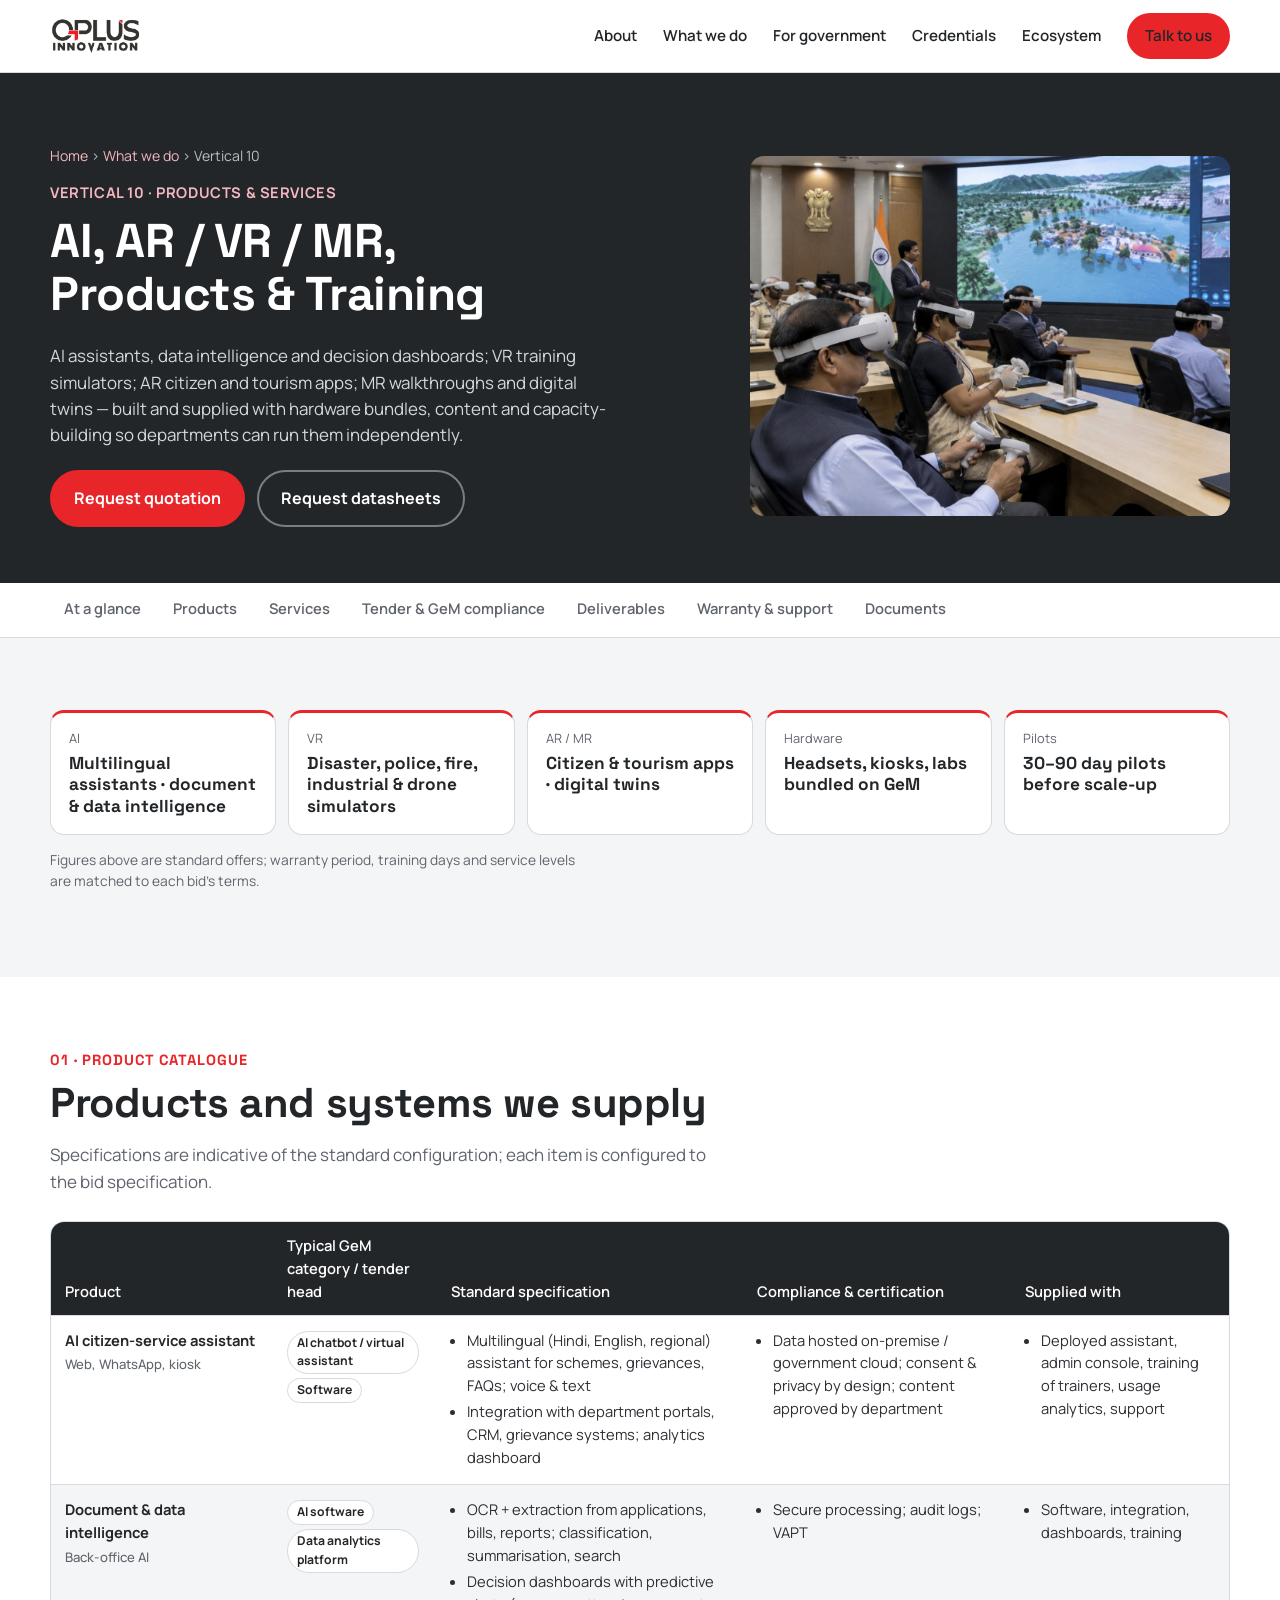
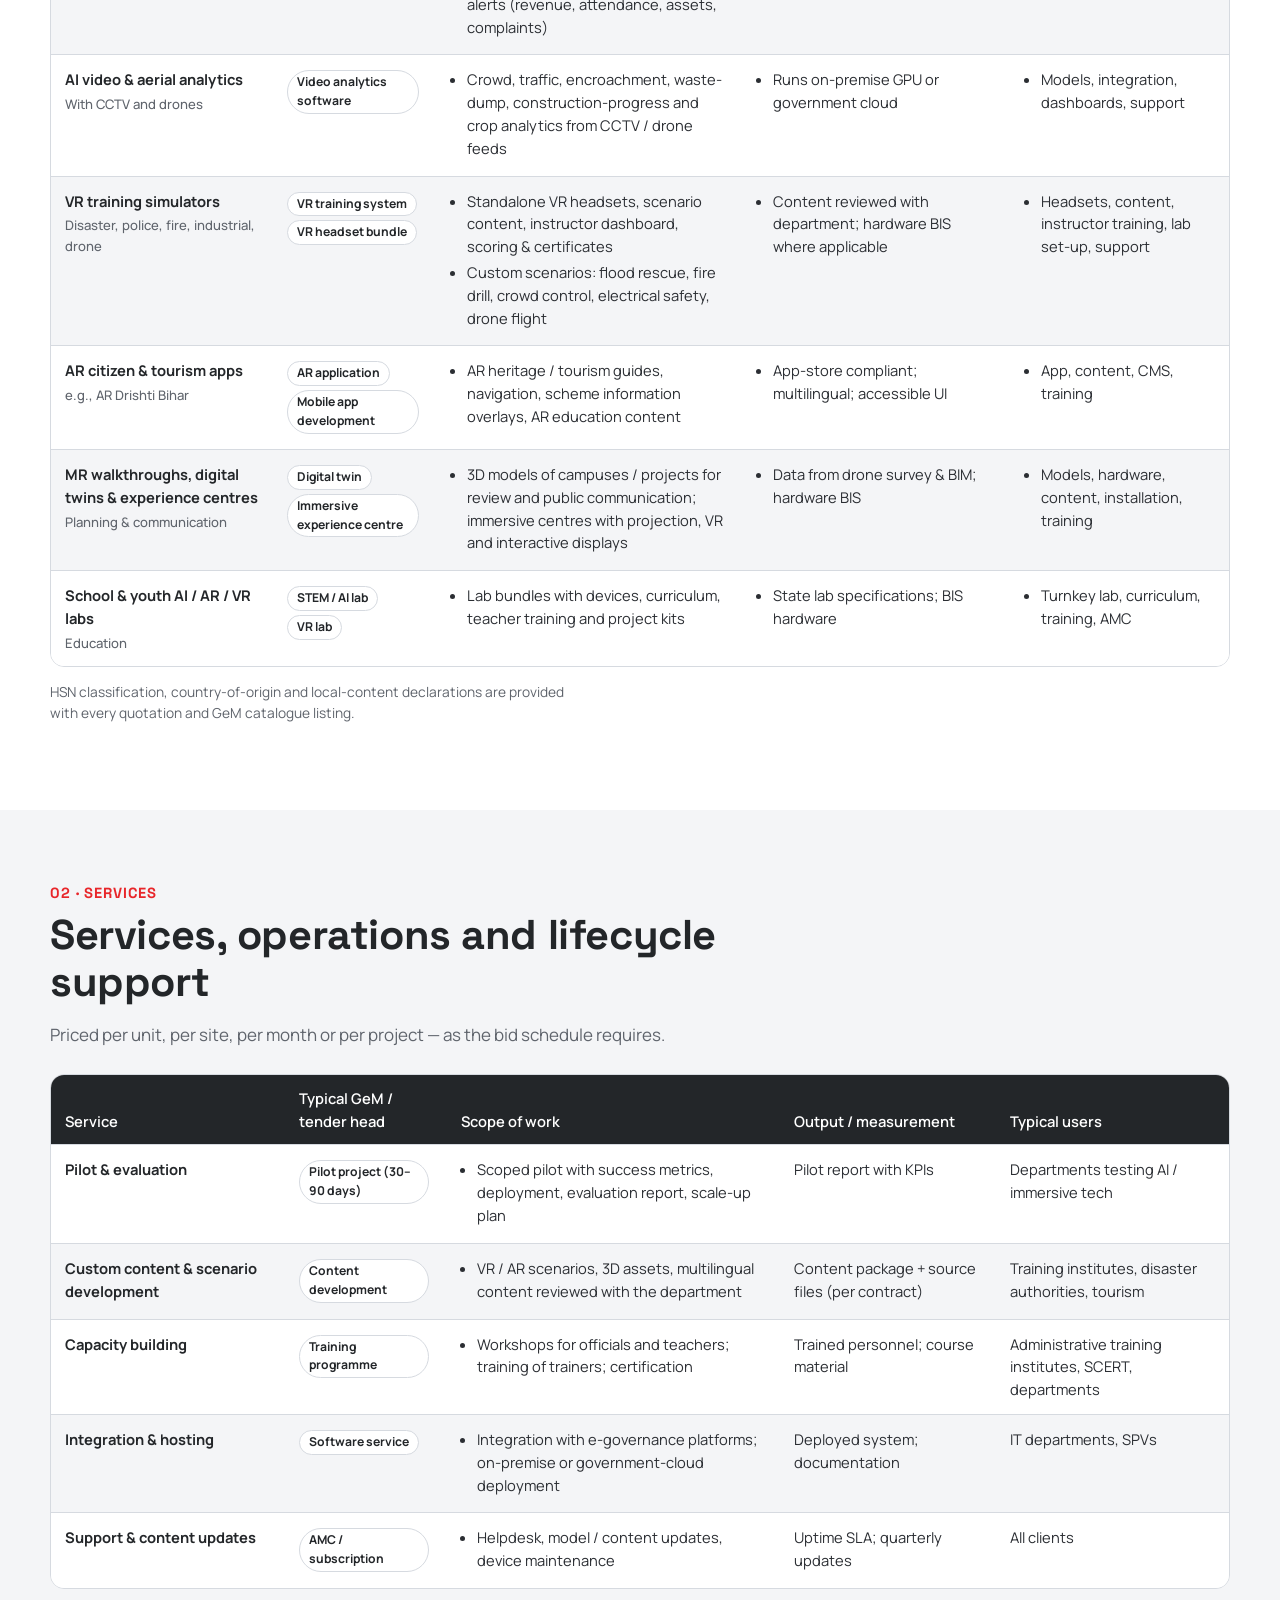
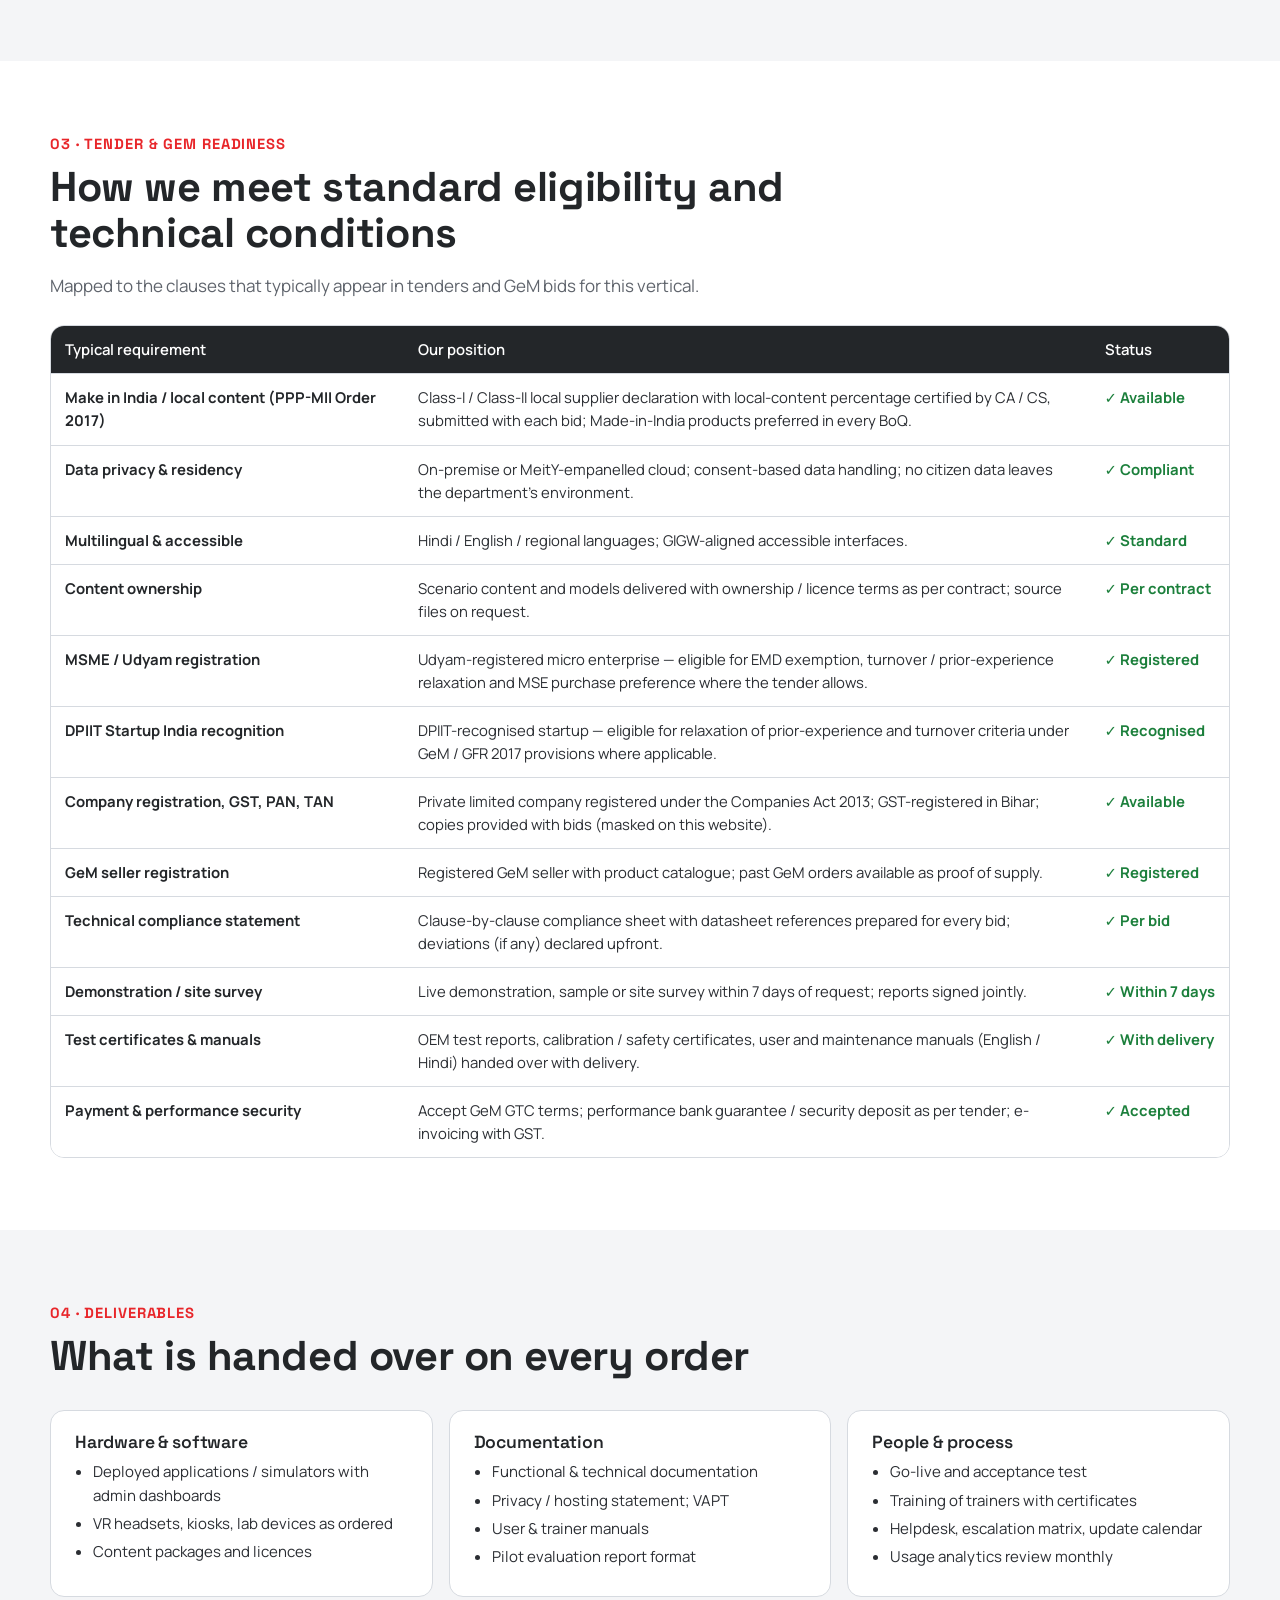
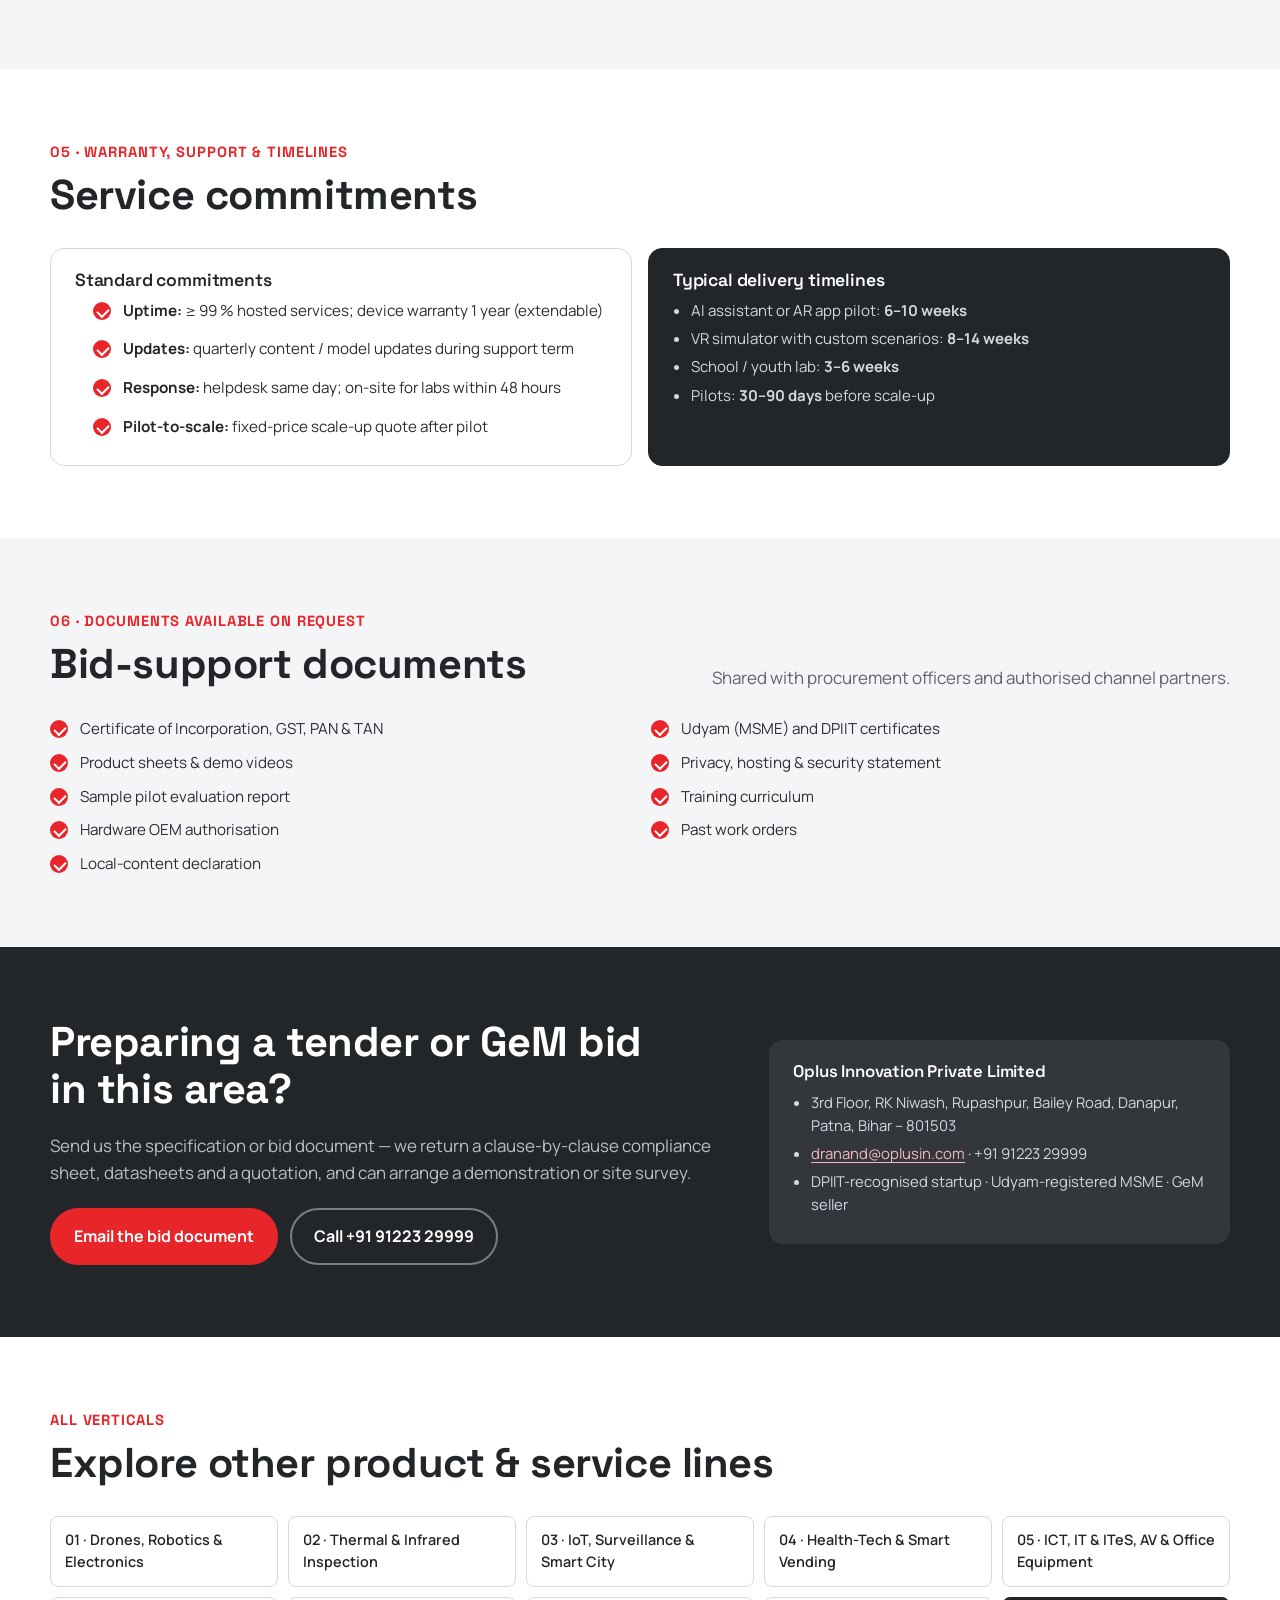
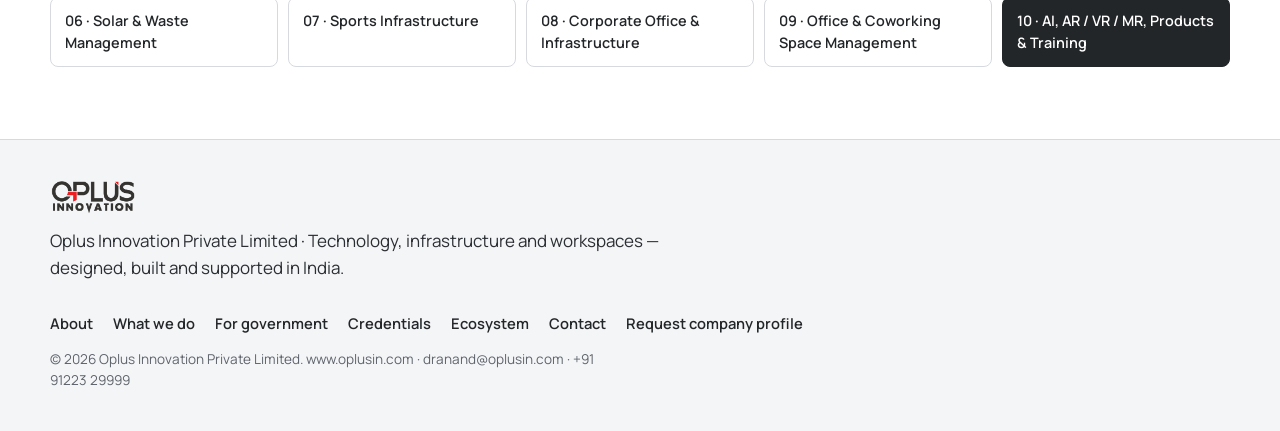
<file: verticals/ai-ar-vr.html>
<!doctype html>
<html lang="en">
<head>
<meta charset="utf-8">
<meta name="viewport" content="width=device-width, initial-scale=1">
<title>AI, AR / VR / MR, Products & Training — Products & Services for Government Tenders | Oplus Innovation</title>
<meta name="description" content="AI assistants, data intelligence and decision dashboards; VR training simulators; AR citizen and tourism apps; MR walkthroughs and digital twins — built and supplied with hardware bundles, content and capacity-building so departments can run them independently.">
<link rel="icon" href="../img/favicon.png" type="image/png">
<link rel="preconnect" href="https://fonts.googleapis.com">
<link rel="preconnect" href="https://fonts.gstatic.com" crossorigin>
<link href="https://fonts.googleapis.com/css2?family=Space+Grotesk:wght@500;600;700&family=Manrope:wght@400;500;600;700;800&display=swap" rel="stylesheet">
<link rel="stylesheet" href="../css/style.css">
<link rel="stylesheet" href="../css/vertical.css">
</head>
<body>

<a class="skip" href="#main">Skip to content</a>

<header class="nav" id="top">
  <div class="wrap nav__in">
    <a class="nav__brand" href="../index.html" aria-label="Oplus Innovation home"><img src="../img/oplus_logo.png" alt="Oplus Innovation"></a>
    <nav class="nav__links" id="navLinks" aria-label="Primary">
      <a href="../index.html#about">About</a>
      <a href="../index.html#verticals">What we do</a>
      <a href="../index.html#government">For government</a>
      <a href="../index.html#credentials">Credentials</a>
      <a href="../index.html#ecosystem">Ecosystem</a>
      <a href="../index.html#contact" class="btn btn--small">Talk to us</a>
    </nav>
    <button class="nav__toggle" id="navToggle" aria-expanded="false" aria-controls="navLinks" aria-label="Open menu"><span></span><span></span><span></span></button>
  </div>
</header>

<main id="main">

<section class="vhero">
  <div class="wrap vhero__grid">
    <div>
      <p class="vhero__crumb"><a href="../index.html">Home</a> › <a href="../index.html#verticals">What we do</a> › Vertical 10</p>
      <p class="vhero__kicker">Vertical 10 · Products &amp; services</p>
      <h1>AI, AR / VR / MR, Products &amp; Training</h1>
      <p class="vhero__lead">AI assistants, data intelligence and decision dashboards; VR training simulators; AR citizen and tourism apps; MR walkthroughs and digital twins — built and supplied with hardware bundles, content and capacity-building so departments can run them independently.</p>
      <div class="vhero__cta">
        <a class="btn" href="mailto:dranand@oplusin.com?subject=Quotation%20request%20%E2%80%94%2010%20AI,%20AR%20%2F%20VR%20%2F%20MR,%20Products%20%26%20Training&amp;body=Department%20%2F%20organisation%3A%0ARequirement%20(product%20or%20service)%3A%0AQuantity%20%2F%20scope%3A%0ATender%20or%20GeM%20bid%20reference%20(if%20any)%3A%0AContact%20person%20and%20phone%3A">Request quotation</a>
        <a class="btn btn--ghost" href="mailto:dranand@oplusin.com?subject=Request%20for%20technical%20datasheets%20%E2%80%94%20Vertical%2010">Request datasheets</a>
      </div>
    </div>
    <figure class="vhero__media"><img src="../img/vr_gov.jpg" alt="Government staff in a VR disaster-response training session"></figure>
  </div>
</section>

<nav class="vnav" aria-label="On this page">
  <div class="wrap vnav__in">
    <a href="#glance">At a glance</a>
    <a href="#products">Products</a>
    <a href="#services">Services</a>
    <a href="#tender">Tender &amp; GeM compliance</a>
    <a href="#deliverables">Deliverables</a>
    <a href="#support">Warranty &amp; support</a>
    <a href="#documents">Documents</a>
  </div>
</nav>

<section class="vsec vsec--tint" id="glance">
  <div class="wrap">
    <ul class="vfacts"><li><span>AI</span><b>Multilingual assistants · document & data intelligence</b></li><li><span>VR</span><b>Disaster, police, fire, industrial & drone simulators</b></li><li><span>AR / MR</span><b>Citizen & tourism apps · digital twins</b></li><li><span>Hardware</span><b>Headsets, kiosks, labs bundled on GeM</b></li><li><span>Pilots</span><b>30–90 day pilots before scale-up</b></li></ul>
    <p class="fine">Figures above are standard offers; warranty period, training days and service levels are matched to each bid's terms.</p>
  </div>
</section>

<section class="vsec" id="products">
  <div class="wrap">
    <div class="vsec__head">
      <div><span class="vsec__num">01 · Product catalogue</span><h2>Products and systems we supply</h2></div>
      <p>Specifications are indicative of the standard configuration; each item is configured to the bid specification.</p>
    </div>
    <div class="table-wrap">
      <table class="spec">
        <thead><tr><th>Product</th><th>Typical GeM category / tender head</th><th>Standard specification</th><th>Compliance &amp; certification</th><th>Supplied with</th></tr></thead>
        <tbody>
          <tr>
            <td>AI citizen-service assistant<small>Web, WhatsApp, kiosk</small></td>
            <td><span class="tag">AI chatbot / virtual assistant</span><span class="tag">Software</span></td>
            <td><ul><li>Multilingual (Hindi, English, regional) assistant for schemes, grievances, FAQs; voice & text</li><li>Integration with department portals, CRM, grievance systems; analytics dashboard</li></ul></td>
            <td><ul><li>Data hosted on-premise / government cloud; consent & privacy by design; content approved by department</li></ul></td>
            <td><ul><li>Deployed assistant, admin console, training of trainers, usage analytics, support</li></ul></td>
          </tr>
          <tr>
            <td>Document & data intelligence<small>Back-office AI</small></td>
            <td><span class="tag">AI software</span><span class="tag">Data analytics platform</span></td>
            <td><ul><li>OCR + extraction from applications, bills, reports; classification, summarisation, search</li><li>Decision dashboards with predictive alerts (revenue, attendance, assets, complaints)</li></ul></td>
            <td><ul><li>Secure processing; audit logs; VAPT</li></ul></td>
            <td><ul><li>Software, integration, dashboards, training</li></ul></td>
          </tr>
          <tr>
            <td>AI video & aerial analytics<small>With CCTV and drones</small></td>
            <td><span class="tag">Video analytics software</span></td>
            <td><ul><li>Crowd, traffic, encroachment, waste-dump, construction-progress and crop analytics from CCTV / drone feeds</li></ul></td>
            <td><ul><li>Runs on-premise GPU or government cloud</li></ul></td>
            <td><ul><li>Models, integration, dashboards, support</li></ul></td>
          </tr>
          <tr>
            <td>VR training simulators<small>Disaster, police, fire, industrial, drone</small></td>
            <td><span class="tag">VR training system</span><span class="tag">VR headset bundle</span></td>
            <td><ul><li>Standalone VR headsets, scenario content, instructor dashboard, scoring & certificates</li><li>Custom scenarios: flood rescue, fire drill, crowd control, electrical safety, drone flight</li></ul></td>
            <td><ul><li>Content reviewed with department; hardware BIS where applicable</li></ul></td>
            <td><ul><li>Headsets, content, instructor training, lab set-up, support</li></ul></td>
          </tr>
          <tr>
            <td>AR citizen & tourism apps<small>e.g., AR Drishti Bihar</small></td>
            <td><span class="tag">AR application</span><span class="tag">Mobile app development</span></td>
            <td><ul><li>AR heritage / tourism guides, navigation, scheme information overlays, AR education content</li></ul></td>
            <td><ul><li>App-store compliant; multilingual; accessible UI</li></ul></td>
            <td><ul><li>App, content, CMS, training</li></ul></td>
          </tr>
          <tr>
            <td>MR walkthroughs, digital twins & experience centres<small>Planning & communication</small></td>
            <td><span class="tag">Digital twin</span><span class="tag">Immersive experience centre</span></td>
            <td><ul><li>3D models of campuses / projects for review and public communication; immersive centres with projection, VR and interactive displays</li></ul></td>
            <td><ul><li>Data from drone survey & BIM; hardware BIS</li></ul></td>
            <td><ul><li>Models, hardware, content, installation, training</li></ul></td>
          </tr>
          <tr>
            <td>School & youth AI / AR / VR labs<small>Education</small></td>
            <td><span class="tag">STEM / AI lab</span><span class="tag">VR lab</span></td>
            <td><ul><li>Lab bundles with devices, curriculum, teacher training and project kits</li></ul></td>
            <td><ul><li>State lab specifications; BIS hardware</li></ul></td>
            <td><ul><li>Turnkey lab, curriculum, training, AMC</li></ul></td>
          </tr>
        </tbody>
      </table>
    </div>
    <p class="fine">HSN classification, country-of-origin and local-content declarations are provided with every quotation and GeM catalogue listing.</p>
  </div>
</section>

<section class="vsec vsec--tint" id="services">
  <div class="wrap">
    <div class="vsec__head">
      <div><span class="vsec__num">02 · Services</span><h2>Services, operations and lifecycle support</h2></div>
      <p>Priced per unit, per site, per month or per project — as the bid schedule requires.</p>
    </div>
    <div class="table-wrap">
      <table class="spec">
        <thead><tr><th>Service</th><th>Typical GeM / tender head</th><th>Scope of work</th><th>Output / measurement</th><th>Typical users</th></tr></thead>
        <tbody>
          <tr>
            <td>Pilot & evaluation</td>
            <td><span class="tag">Pilot project (30–90 days)</span></td>
            <td><ul><li>Scoped pilot with success metrics, deployment, evaluation report, scale-up plan</li></ul></td>
            <td>Pilot report with KPIs</td>
            <td>Departments testing AI / immersive tech</td>
          </tr>
          <tr>
            <td>Custom content & scenario development</td>
            <td><span class="tag">Content development</span></td>
            <td><ul><li>VR / AR scenarios, 3D assets, multilingual content reviewed with the department</li></ul></td>
            <td>Content package + source files (per contract)</td>
            <td>Training institutes, disaster authorities, tourism</td>
          </tr>
          <tr>
            <td>Capacity building</td>
            <td><span class="tag">Training programme</span></td>
            <td><ul><li>Workshops for officials and teachers; training of trainers; certification</li></ul></td>
            <td>Trained personnel; course material</td>
            <td>Administrative training institutes, SCERT, departments</td>
          </tr>
          <tr>
            <td>Integration & hosting</td>
            <td><span class="tag">Software service</span></td>
            <td><ul><li>Integration with e-governance platforms; on-premise or government-cloud deployment</li></ul></td>
            <td>Deployed system; documentation</td>
            <td>IT departments, SPVs</td>
          </tr>
          <tr>
            <td>Support & content updates</td>
            <td><span class="tag">AMC / subscription</span></td>
            <td><ul><li>Helpdesk, model / content updates, device maintenance</li></ul></td>
            <td>Uptime SLA; quarterly updates</td>
            <td>All clients</td>
          </tr>
        </tbody>
      </table>
    </div>
  </div>
</section>

<section class="vsec" id="tender">
  <div class="wrap">
    <div class="vsec__head">
      <div><span class="vsec__num">03 · Tender &amp; GeM readiness</span><h2>How we meet standard eligibility and technical conditions</h2></div>
      <p>Mapped to the clauses that typically appear in tenders and GeM bids for this vertical.</p>
    </div>
    <div class="table-wrap">
      <table class="comply">
        <thead><tr><th>Typical requirement</th><th>Our position</th><th>Status</th></tr></thead>
        <tbody><tr><td>Make in India / local content (PPP-MII Order 2017)</td><td>Class-I / Class-II local supplier declaration with local-content percentage certified by CA / CS, submitted with each bid; Made-in-India products preferred in every BoQ.</td><td class="ok">✓ Available</td></tr><tr><td>Data privacy & residency</td><td>On-premise or MeitY-empanelled cloud; consent-based data handling; no citizen data leaves the department's environment.</td><td class="ok">✓ Compliant</td></tr><tr><td>Multilingual & accessible</td><td>Hindi / English / regional languages; GIGW-aligned accessible interfaces.</td><td class="ok">✓ Standard</td></tr><tr><td>Content ownership</td><td>Scenario content and models delivered with ownership / licence terms as per contract; source files on request.</td><td class="ok">✓ Per contract</td></tr><tr><td>MSME / Udyam registration</td><td>Udyam-registered micro enterprise — eligible for EMD exemption, turnover / prior-experience relaxation and MSE purchase preference where the tender allows.</td><td class="ok">✓ Registered</td></tr><tr><td>DPIIT Startup India recognition</td><td>DPIIT-recognised startup — eligible for relaxation of prior-experience and turnover criteria under GeM / GFR 2017 provisions where applicable.</td><td class="ok">✓ Recognised</td></tr><tr><td>Company registration, GST, PAN, TAN</td><td>Private limited company registered under the Companies Act 2013; GST-registered in Bihar; copies provided with bids (masked on this website).</td><td class="ok">✓ Available</td></tr><tr><td>GeM seller registration</td><td>Registered GeM seller with product catalogue; past GeM orders available as proof of supply.</td><td class="ok">✓ Registered</td></tr><tr><td>Technical compliance statement</td><td>Clause-by-clause compliance sheet with datasheet references prepared for every bid; deviations (if any) declared upfront.</td><td class="ok">✓ Per bid</td></tr><tr><td>Demonstration / site survey</td><td>Live demonstration, sample or site survey within 7 days of request; reports signed jointly.</td><td class="ok">✓ Within 7 days</td></tr><tr><td>Test certificates & manuals</td><td>OEM test reports, calibration / safety certificates, user and maintenance manuals (English / Hindi) handed over with delivery.</td><td class="ok">✓ With delivery</td></tr><tr><td>Payment & performance security</td><td>Accept GeM GTC terms; performance bank guarantee / security deposit as per tender; e-invoicing with GST.</td><td class="ok">✓ Accepted</td></tr></tbody>
      </table>
    </div>
  </div>
</section>

<section class="vsec vsec--tint" id="deliverables">
  <div class="wrap">
    <div class="vsec__head"><div><span class="vsec__num">04 · Deliverables</span><h2>What is handed over on every order</h2></div></div>
    <div class="grid3"><div class="card"><h3>Hardware & software</h3><ul><li>Deployed applications / simulators with admin dashboards</li><li>VR headsets, kiosks, lab devices as ordered</li><li>Content packages and licences</li></ul></div><div class="card"><h3>Documentation</h3><ul><li>Functional & technical documentation</li><li>Privacy / hosting statement; VAPT</li><li>User & trainer manuals</li><li>Pilot evaluation report format</li></ul></div><div class="card"><h3>People & process</h3><ul><li>Go-live and acceptance test</li><li>Training of trainers with certificates</li><li>Helpdesk, escalation matrix, update calendar</li><li>Usage analytics review monthly</li></ul></div></div>
  </div>
</section>

<section class="vsec" id="support">
  <div class="wrap">
    <div class="vsec__head"><div><span class="vsec__num">05 · Warranty, support &amp; timelines</span><h2>Service commitments</h2></div></div>
    <div class="grid2">
      <div class="card"><h3>Standard commitments</h3><ul class="check" style="grid-template-columns:1fr"><li><b>Uptime:</b> ≥ 99 % hosted services; device warranty 1 year (extendable)</li><li><b>Updates:</b> quarterly content / model updates during support term</li><li><b>Response:</b> helpdesk same day; on-site for labs within 48 hours</li><li><b>Pilot-to-scale:</b> fixed-price scale-up quote after pilot</li></ul></div>
      <div class="card card--dark"><h3>Typical delivery timelines</h3><ul><li>AI assistant or AR app pilot: <b>6–10 weeks</b></li><li>VR simulator with custom scenarios: <b>8–14 weeks</b></li><li>School / youth lab: <b>3–6 weeks</b></li><li>Pilots: <b>30–90 days</b> before scale-up</li></ul></div>
    </div>
  </div>
</section>

<section class="vsec vsec--tint" id="documents">
  <div class="wrap">
    <div class="vsec__head">
      <div><span class="vsec__num">06 · Documents available on request</span><h2>Bid-support documents</h2></div>
      <p>Shared with procurement officers and authorised channel partners.</p>
    </div>
    <ul class="check"><li>Certificate of Incorporation, GST, PAN & TAN</li><li>Udyam (MSME) and DPIIT certificates</li><li>Product sheets & demo videos</li><li>Privacy, hosting & security statement</li><li>Sample pilot evaluation report</li><li>Training curriculum</li><li>Hardware OEM authorisation</li><li>Past work orders</li><li>Local-content declaration</li></ul>
  </div>
</section>

<section class="vsec vcta">
  <div class="wrap vcta__in">
    <div>
      <h2>Preparing a tender or GeM bid in this area?</h2>
      <p>Send us the specification or bid document — we return a clause-by-clause compliance sheet, datasheets and a quotation, and can arrange a demonstration or site survey.</p>
      <div class="vhero__cta">
        <a class="btn" href="mailto:dranand@oplusin.com?subject=AI%20%2F%20AR%20%2F%20VR%20proposal%20or%20pilot">Email the bid document</a>
        <a class="btn btn--ghost" href="tel:+919122329999">Call +91 91223 29999</a>
      </div>
    </div>
    <div class="vcta__box">
      <h3>Oplus Innovation Private Limited</h3>
      <ul>
        <li>3rd Floor, RK Niwash, Rupashpur, Bailey Road, Danapur, Patna, Bihar – 801503</li>
        <li><a href="mailto:dranand@oplusin.com">dranand@oplusin.com</a> · +91 91223 29999</li>
        <li>DPIIT-recognised startup · Udyam-registered MSME · GeM seller</li>
      </ul>
    </div>
  </div>
</section>

<section class="vsec">
  <div class="wrap">
    <div class="vsec__head"><div><span class="vsec__num">All verticals</span><h2>Explore other product &amp; service lines</h2></div></div>
    <div class="vmore"><a href="drones-robotics.html">01 · Drones, Robotics &amp; Electronics</a><a href="thermal-inspection.html">02 · Thermal &amp; Infrared Inspection</a><a href="iot-surveillance.html">03 · IoT, Surveillance &amp; Smart City</a><a href="health-tech.html">04 · Health-Tech &amp; Smart Vending</a><a href="ict.html">05 · ICT, IT &amp; ITeS, AV &amp; Office Equipment</a><a href="solar-waste.html">06 · Solar &amp; Waste Management</a><a href="sports-infrastructure.html">07 · Sports Infrastructure</a><a href="corporate-office.html">08 · Corporate Office &amp; Infrastructure</a><a href="office-space-management.html">09 · Office &amp; Coworking Space Management</a><a href="ai-ar-vr.html" class="is-current">10 · AI, AR / VR / MR, Products &amp; Training</a></div>
  </div>
</section>

</main>

<footer class="footer">
  <div class="wrap footer__in">
    <img src="../img/oplus_logo.png" alt="Oplus Innovation" class="footer__logo">
    <p>Oplus Innovation Private Limited · Technology, infrastructure and workspaces — designed, built and supported in India.</p>
    <nav aria-label="Footer">
      <a href="../index.html#about">About</a><a href="../index.html#verticals">What we do</a><a href="../index.html#government">For government</a><a href="../index.html#credentials">Credentials</a><a href="../index.html#ecosystem">Ecosystem</a><a href="../index.html#contact">Contact</a>
      <a href="mailto:dranand@oplusin.com?subject=Request%20for%20Oplus%20Innovation%20company%20profile">Request company profile</a>
    </nav>
    <p class="footer__fine">© <span id="year"></span> Oplus Innovation Private Limited. www.oplusin.com · dranand@oplusin.com · +91 91223 29999</p>
  </div>
</footer>

<script src="../js/main.js"></script>
</body>
</html>
</file>
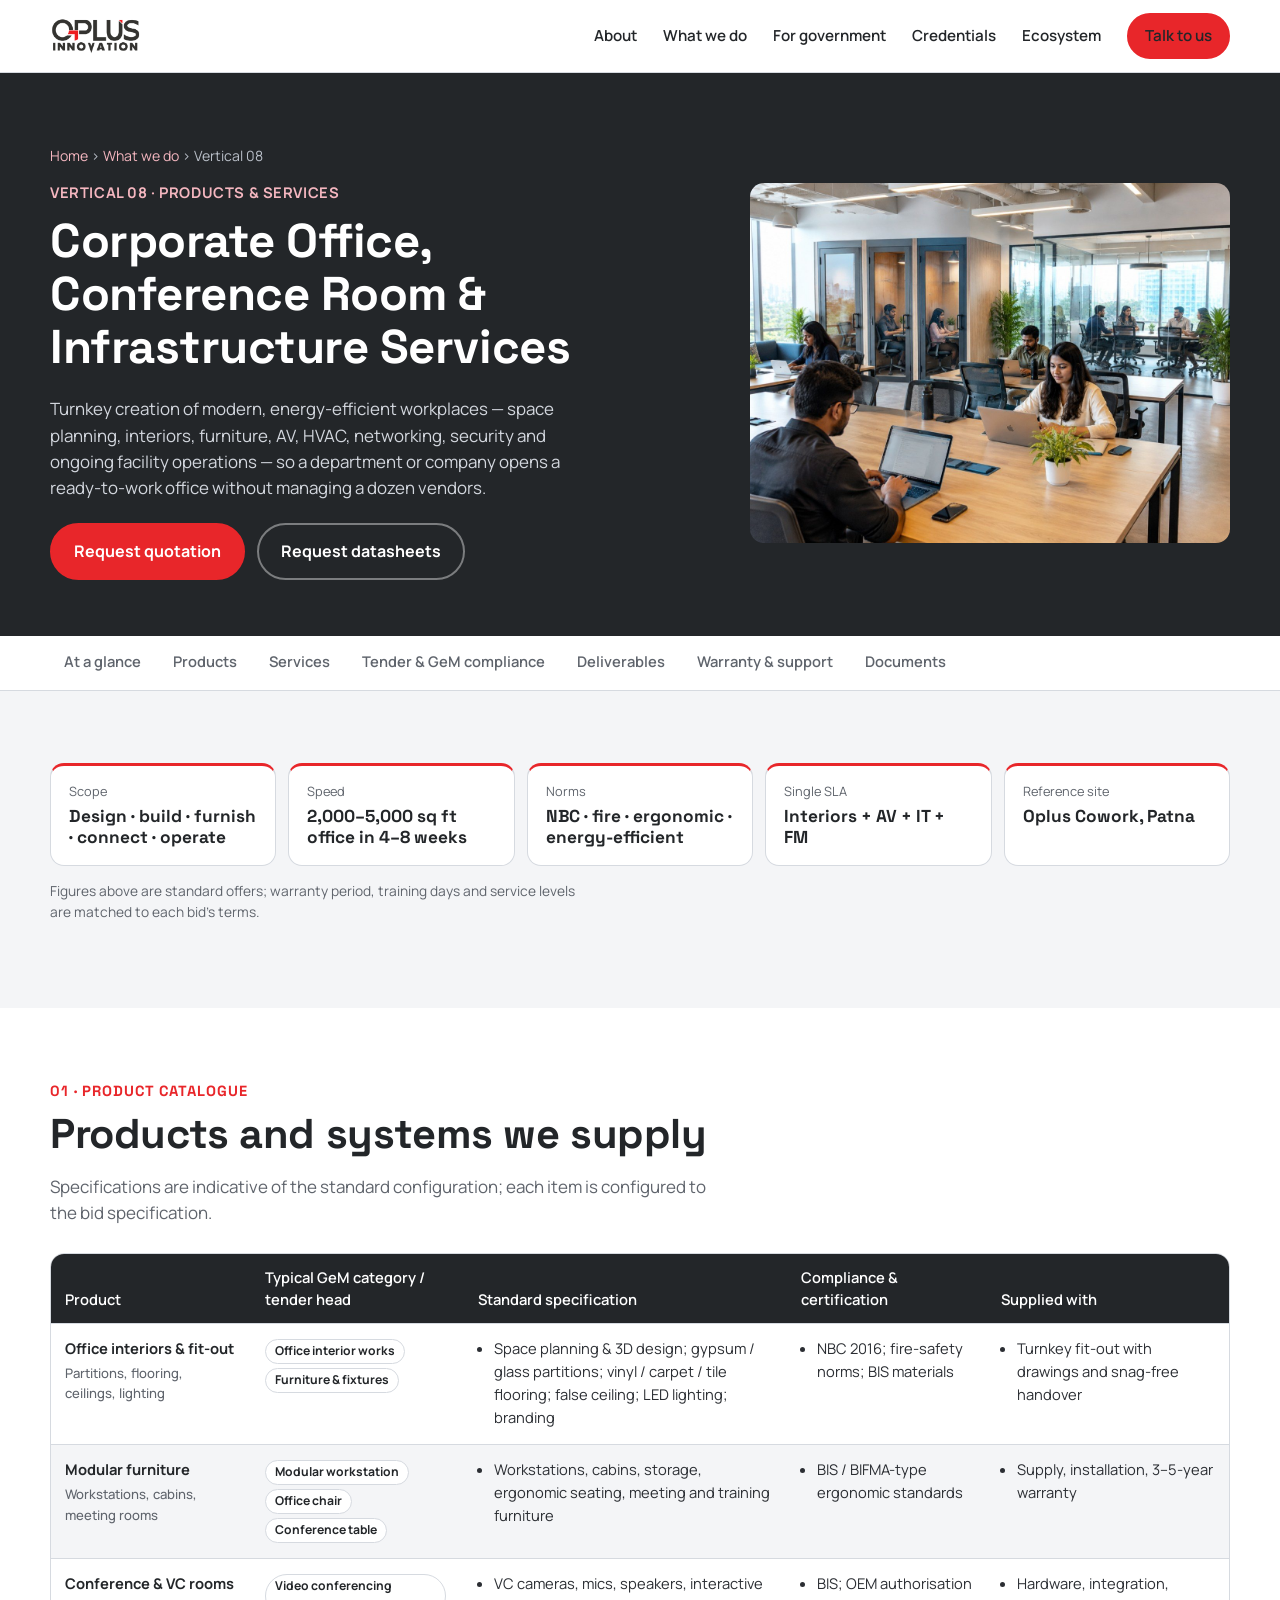
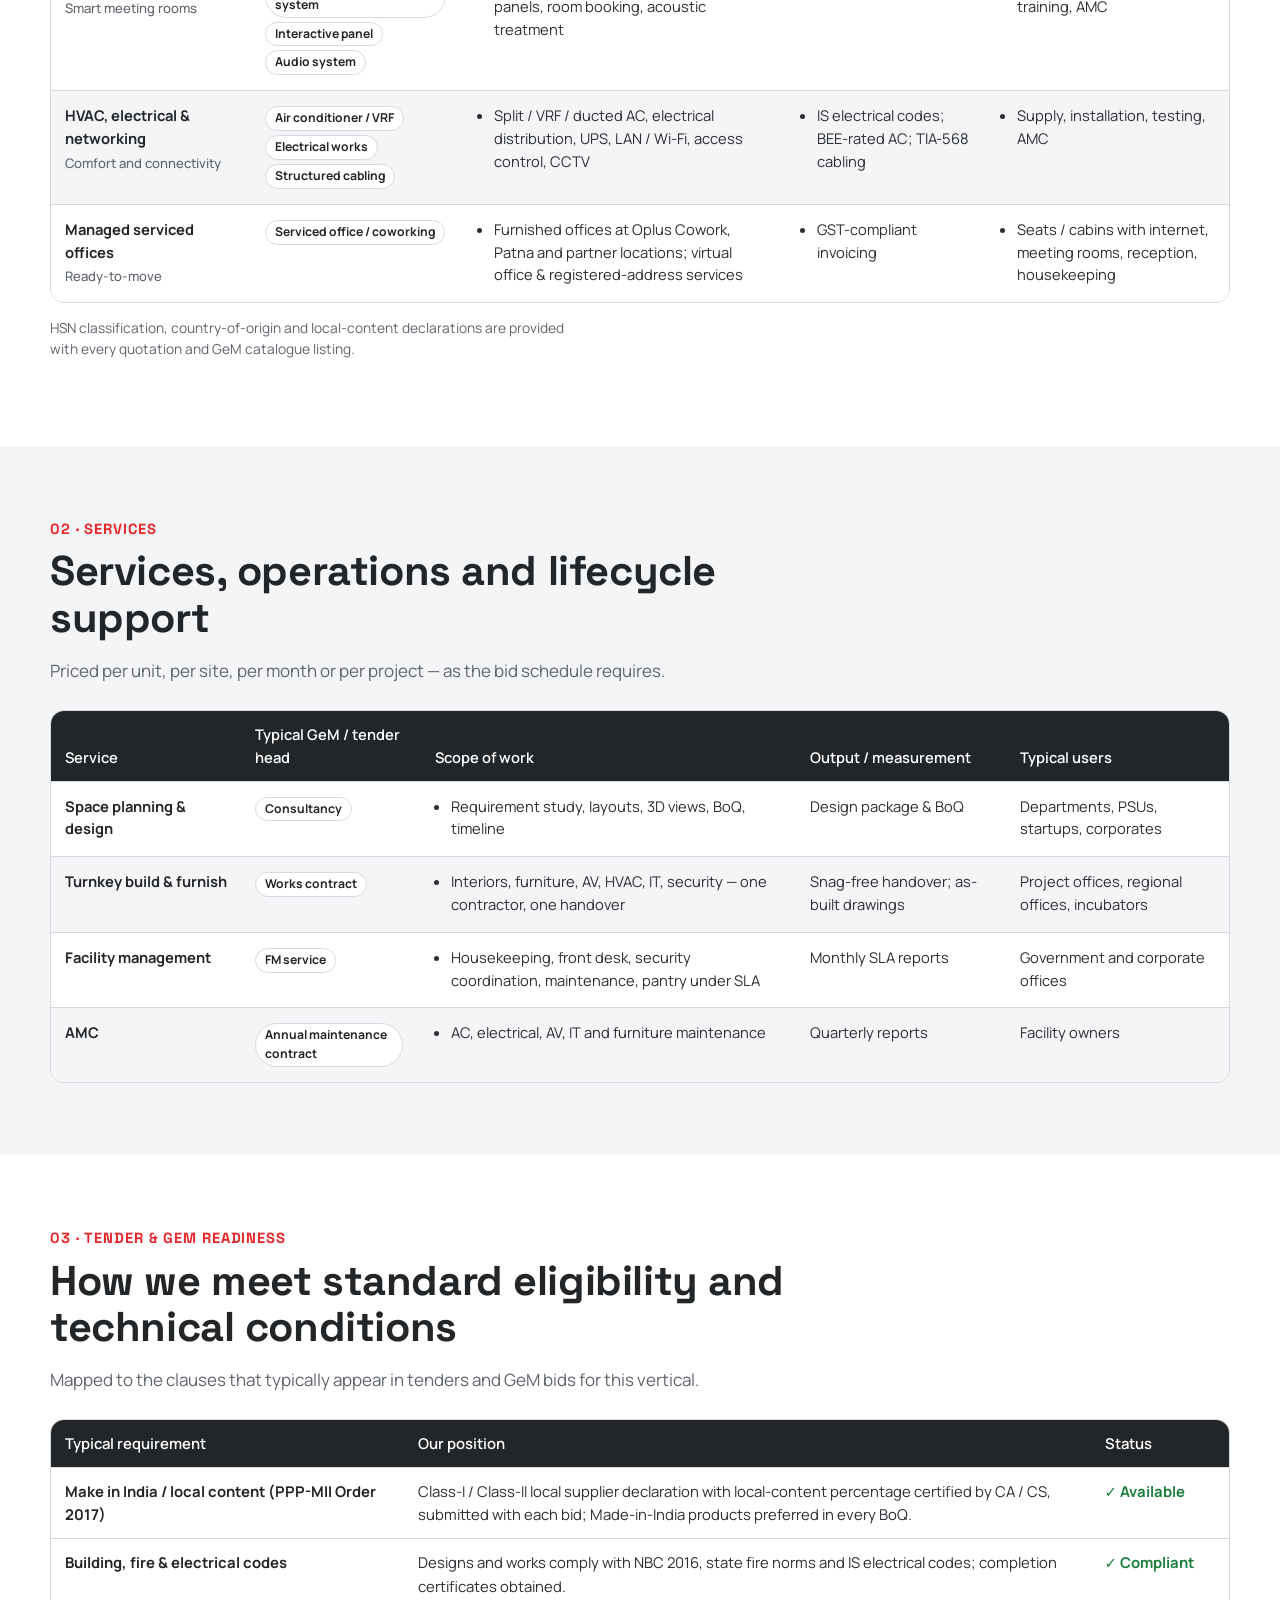
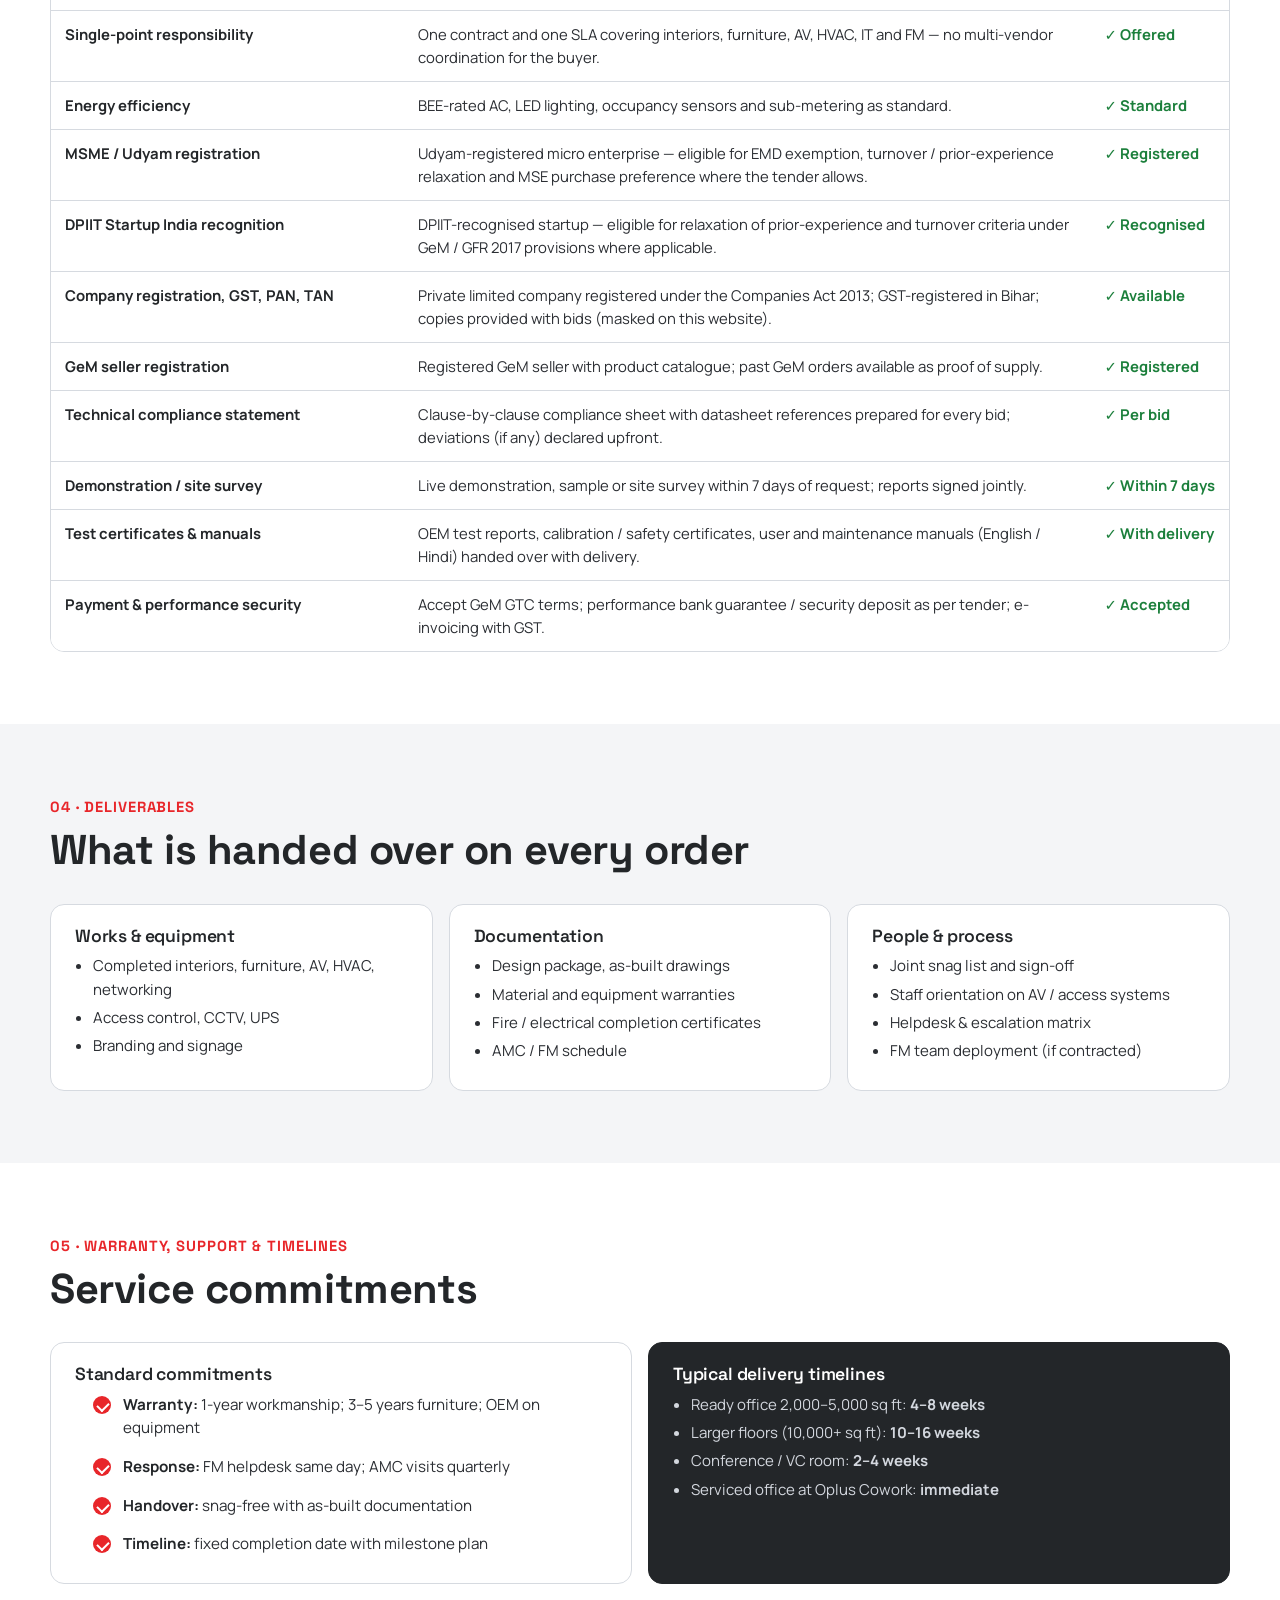
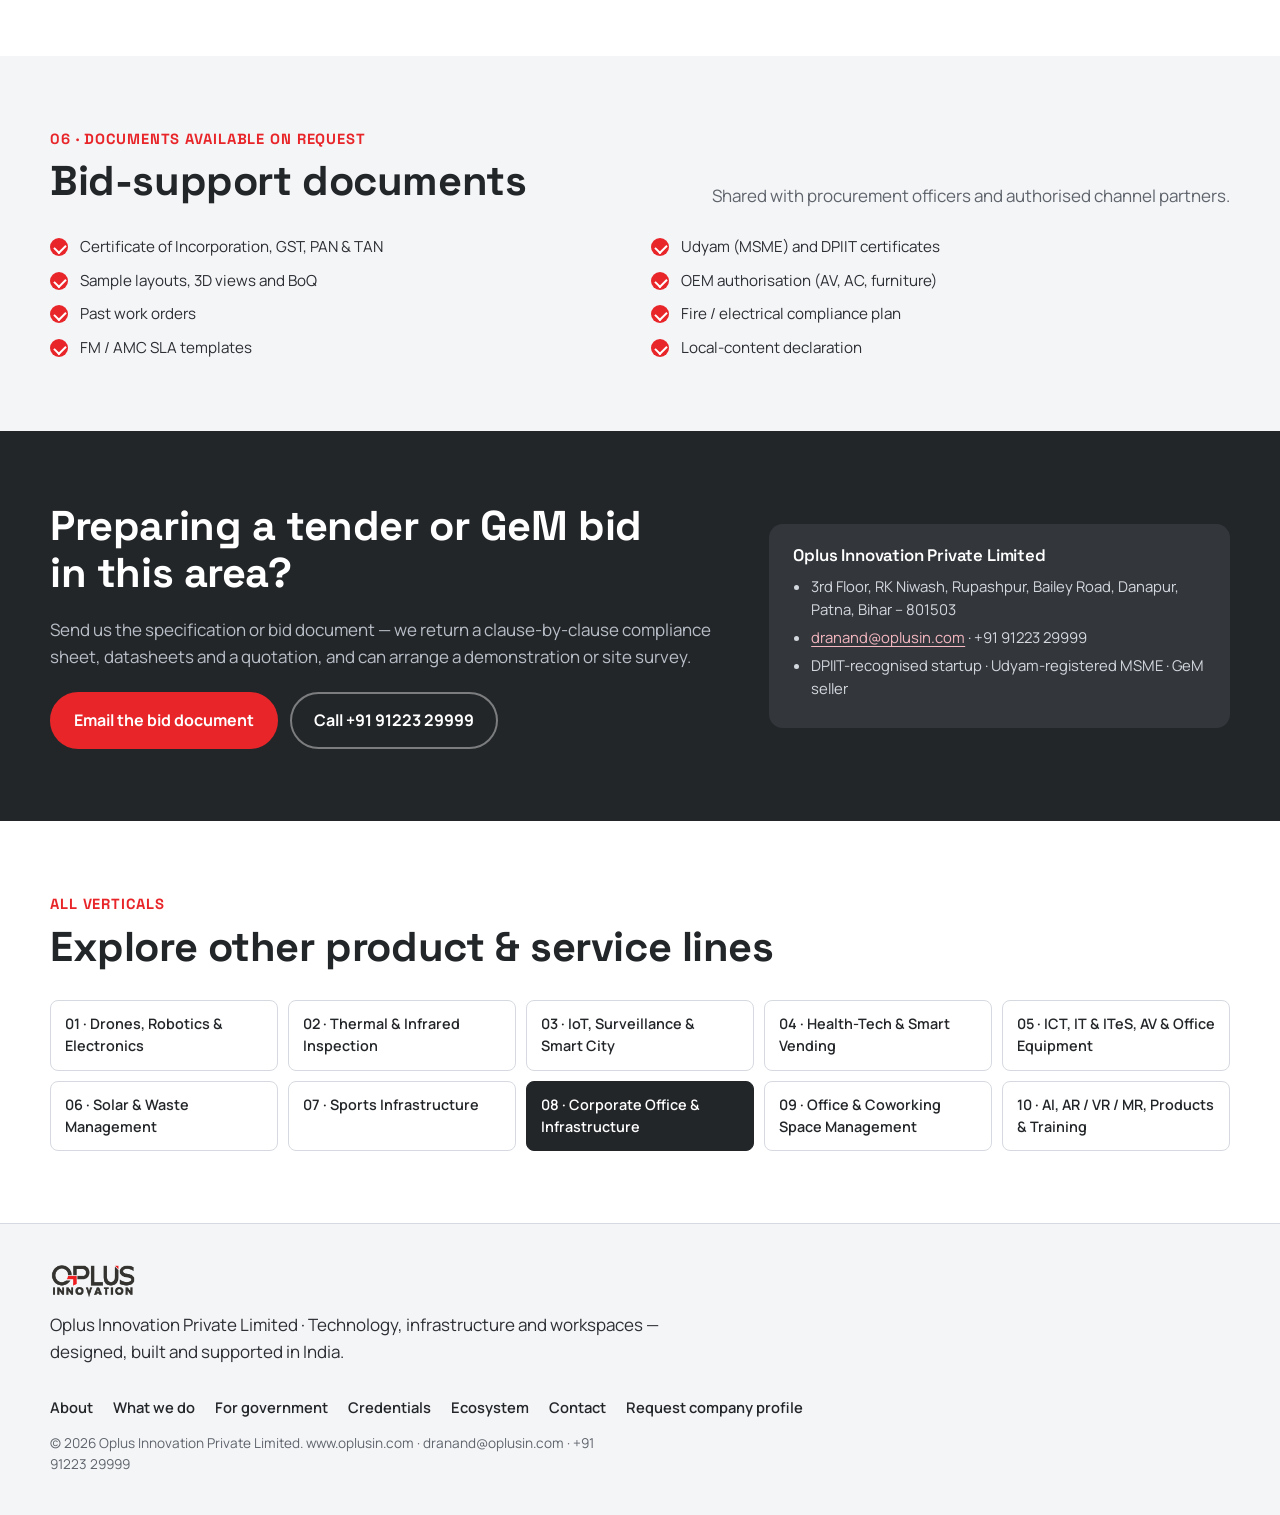
<file: verticals/corporate-office.html>
<!doctype html>
<html lang="en">
<head>
<meta charset="utf-8">
<meta name="viewport" content="width=device-width, initial-scale=1">
<title>Corporate Office, Conference Room & Infrastructure Services — Products & Services for Government Tenders | Oplus Innovation</title>
<meta name="description" content="Turnkey creation of modern, energy-efficient workplaces — space planning, interiors, furniture, AV, HVAC, networking, security and ongoing facility operations — so a department or company opens a ready-to-work office without managing a dozen vendors.">
<link rel="icon" href="../img/favicon.png" type="image/png">
<link rel="preconnect" href="https://fonts.googleapis.com">
<link rel="preconnect" href="https://fonts.gstatic.com" crossorigin>
<link href="https://fonts.googleapis.com/css2?family=Space+Grotesk:wght@500;600;700&family=Manrope:wght@400;500;600;700;800&display=swap" rel="stylesheet">
<link rel="stylesheet" href="../css/style.css">
<link rel="stylesheet" href="../css/vertical.css">
</head>
<body>

<a class="skip" href="#main">Skip to content</a>

<header class="nav" id="top">
  <div class="wrap nav__in">
    <a class="nav__brand" href="../index.html" aria-label="Oplus Innovation home"><img src="../img/oplus_logo.png" alt="Oplus Innovation"></a>
    <nav class="nav__links" id="navLinks" aria-label="Primary">
      <a href="../index.html#about">About</a>
      <a href="../index.html#verticals">What we do</a>
      <a href="../index.html#government">For government</a>
      <a href="../index.html#credentials">Credentials</a>
      <a href="../index.html#ecosystem">Ecosystem</a>
      <a href="../index.html#contact" class="btn btn--small">Talk to us</a>
    </nav>
    <button class="nav__toggle" id="navToggle" aria-expanded="false" aria-controls="navLinks" aria-label="Open menu"><span></span><span></span><span></span></button>
  </div>
</header>

<main id="main">

<section class="vhero">
  <div class="wrap vhero__grid">
    <div>
      <p class="vhero__crumb"><a href="../index.html">Home</a> › <a href="../index.html#verticals">What we do</a> › Vertical 08</p>
      <p class="vhero__kicker">Vertical 08 · Products &amp; services</p>
      <h1>Corporate Office, Conference Room &amp; Infrastructure Services</h1>
      <p class="vhero__lead">Turnkey creation of modern, energy-efficient workplaces — space planning, interiors, furniture, AV, HVAC, networking, security and ongoing facility operations — so a department or company opens a ready-to-work office without managing a dozen vendors.</p>
      <div class="vhero__cta">
        <a class="btn" href="mailto:dranand@oplusin.com?subject=Quotation%20request%20%E2%80%94%2008%20Corporate%20Office,%20Conference%20Room%20%26%20Infrastructure%20Services&amp;body=Department%20%2F%20organisation%3A%0ARequirement%20(product%20or%20service)%3A%0AQuantity%20%2F%20scope%3A%0ATender%20or%20GeM%20bid%20reference%20(if%20any)%3A%0AContact%20person%20and%20phone%3A">Request quotation</a>
        <a class="btn btn--ghost" href="mailto:dranand@oplusin.com?subject=Request%20for%20technical%20datasheets%20%E2%80%94%20Vertical%2008">Request datasheets</a>
      </div>
    </div>
    <figure class="vhero__media"><img src="../img/cowork.jpg" alt="Modern office with meeting rooms and smart conferencing"></figure>
  </div>
</section>

<nav class="vnav" aria-label="On this page">
  <div class="wrap vnav__in">
    <a href="#glance">At a glance</a>
    <a href="#products">Products</a>
    <a href="#services">Services</a>
    <a href="#tender">Tender &amp; GeM compliance</a>
    <a href="#deliverables">Deliverables</a>
    <a href="#support">Warranty &amp; support</a>
    <a href="#documents">Documents</a>
  </div>
</nav>

<section class="vsec vsec--tint" id="glance">
  <div class="wrap">
    <ul class="vfacts"><li><span>Scope</span><b>Design · build · furnish · connect · operate</b></li><li><span>Speed</span><b>2,000–5,000 sq ft office in 4–8 weeks</b></li><li><span>Norms</span><b>NBC · fire · ergonomic · energy-efficient</b></li><li><span>Single SLA</span><b>Interiors + AV + IT + FM</b></li><li><span>Reference site</span><b>Oplus Cowork, Patna</b></li></ul>
    <p class="fine">Figures above are standard offers; warranty period, training days and service levels are matched to each bid's terms.</p>
  </div>
</section>

<section class="vsec" id="products">
  <div class="wrap">
    <div class="vsec__head">
      <div><span class="vsec__num">01 · Product catalogue</span><h2>Products and systems we supply</h2></div>
      <p>Specifications are indicative of the standard configuration; each item is configured to the bid specification.</p>
    </div>
    <div class="table-wrap">
      <table class="spec">
        <thead><tr><th>Product</th><th>Typical GeM category / tender head</th><th>Standard specification</th><th>Compliance &amp; certification</th><th>Supplied with</th></tr></thead>
        <tbody>
          <tr>
            <td>Office interiors & fit-out<small>Partitions, flooring, ceilings, lighting</small></td>
            <td><span class="tag">Office interior works</span><span class="tag">Furniture & fixtures</span></td>
            <td><ul><li>Space planning & 3D design; gypsum / glass partitions; vinyl / carpet / tile flooring; false ceiling; LED lighting; branding</li></ul></td>
            <td><ul><li>NBC 2016; fire-safety norms; BIS materials</li></ul></td>
            <td><ul><li>Turnkey fit-out with drawings and snag-free handover</li></ul></td>
          </tr>
          <tr>
            <td>Modular furniture<small>Workstations, cabins, meeting rooms</small></td>
            <td><span class="tag">Modular workstation</span><span class="tag">Office chair</span><span class="tag">Conference table</span></td>
            <td><ul><li>Workstations, cabins, storage, ergonomic seating, meeting and training furniture</li></ul></td>
            <td><ul><li>BIS / BIFMA-type ergonomic standards</li></ul></td>
            <td><ul><li>Supply, installation, 3–5-year warranty</li></ul></td>
          </tr>
          <tr>
            <td>Conference & VC rooms<small>Smart meeting rooms</small></td>
            <td><span class="tag">Video conferencing system</span><span class="tag">Interactive panel</span><span class="tag">Audio system</span></td>
            <td><ul><li>VC cameras, mics, speakers, interactive panels, room booking, acoustic treatment</li></ul></td>
            <td><ul><li>BIS; OEM authorisation</li></ul></td>
            <td><ul><li>Hardware, integration, training, AMC</li></ul></td>
          </tr>
          <tr>
            <td>HVAC, electrical & networking<small>Comfort and connectivity</small></td>
            <td><span class="tag">Air conditioner / VRF</span><span class="tag">Electrical works</span><span class="tag">Structured cabling</span></td>
            <td><ul><li>Split / VRF / ducted AC, electrical distribution, UPS, LAN / Wi-Fi, access control, CCTV</li></ul></td>
            <td><ul><li>IS electrical codes; BEE-rated AC; TIA-568 cabling</li></ul></td>
            <td><ul><li>Supply, installation, testing, AMC</li></ul></td>
          </tr>
          <tr>
            <td>Managed serviced offices<small>Ready-to-move</small></td>
            <td><span class="tag">Serviced office / coworking</span></td>
            <td><ul><li>Furnished offices at Oplus Cowork, Patna and partner locations; virtual office & registered-address services</li></ul></td>
            <td><ul><li>GST-compliant invoicing</li></ul></td>
            <td><ul><li>Seats / cabins with internet, meeting rooms, reception, housekeeping</li></ul></td>
          </tr>
        </tbody>
      </table>
    </div>
    <p class="fine">HSN classification, country-of-origin and local-content declarations are provided with every quotation and GeM catalogue listing.</p>
  </div>
</section>

<section class="vsec vsec--tint" id="services">
  <div class="wrap">
    <div class="vsec__head">
      <div><span class="vsec__num">02 · Services</span><h2>Services, operations and lifecycle support</h2></div>
      <p>Priced per unit, per site, per month or per project — as the bid schedule requires.</p>
    </div>
    <div class="table-wrap">
      <table class="spec">
        <thead><tr><th>Service</th><th>Typical GeM / tender head</th><th>Scope of work</th><th>Output / measurement</th><th>Typical users</th></tr></thead>
        <tbody>
          <tr>
            <td>Space planning & design</td>
            <td><span class="tag">Consultancy</span></td>
            <td><ul><li>Requirement study, layouts, 3D views, BoQ, timeline</li></ul></td>
            <td>Design package & BoQ</td>
            <td>Departments, PSUs, startups, corporates</td>
          </tr>
          <tr>
            <td>Turnkey build & furnish</td>
            <td><span class="tag">Works contract</span></td>
            <td><ul><li>Interiors, furniture, AV, HVAC, IT, security — one contractor, one handover</li></ul></td>
            <td>Snag-free handover; as-built drawings</td>
            <td>Project offices, regional offices, incubators</td>
          </tr>
          <tr>
            <td>Facility management</td>
            <td><span class="tag">FM service</span></td>
            <td><ul><li>Housekeeping, front desk, security coordination, maintenance, pantry under SLA</li></ul></td>
            <td>Monthly SLA reports</td>
            <td>Government and corporate offices</td>
          </tr>
          <tr>
            <td>AMC</td>
            <td><span class="tag">Annual maintenance contract</span></td>
            <td><ul><li>AC, electrical, AV, IT and furniture maintenance</li></ul></td>
            <td>Quarterly reports</td>
            <td>Facility owners</td>
          </tr>
        </tbody>
      </table>
    </div>
  </div>
</section>

<section class="vsec" id="tender">
  <div class="wrap">
    <div class="vsec__head">
      <div><span class="vsec__num">03 · Tender &amp; GeM readiness</span><h2>How we meet standard eligibility and technical conditions</h2></div>
      <p>Mapped to the clauses that typically appear in tenders and GeM bids for this vertical.</p>
    </div>
    <div class="table-wrap">
      <table class="comply">
        <thead><tr><th>Typical requirement</th><th>Our position</th><th>Status</th></tr></thead>
        <tbody><tr><td>Make in India / local content (PPP-MII Order 2017)</td><td>Class-I / Class-II local supplier declaration with local-content percentage certified by CA / CS, submitted with each bid; Made-in-India products preferred in every BoQ.</td><td class="ok">✓ Available</td></tr><tr><td>Building, fire & electrical codes</td><td>Designs and works comply with NBC 2016, state fire norms and IS electrical codes; completion certificates obtained.</td><td class="ok">✓ Compliant</td></tr><tr><td>Single-point responsibility</td><td>One contract and one SLA covering interiors, furniture, AV, HVAC, IT and FM — no multi-vendor coordination for the buyer.</td><td class="ok">✓ Offered</td></tr><tr><td>Energy efficiency</td><td>BEE-rated AC, LED lighting, occupancy sensors and sub-metering as standard.</td><td class="ok">✓ Standard</td></tr><tr><td>MSME / Udyam registration</td><td>Udyam-registered micro enterprise — eligible for EMD exemption, turnover / prior-experience relaxation and MSE purchase preference where the tender allows.</td><td class="ok">✓ Registered</td></tr><tr><td>DPIIT Startup India recognition</td><td>DPIIT-recognised startup — eligible for relaxation of prior-experience and turnover criteria under GeM / GFR 2017 provisions where applicable.</td><td class="ok">✓ Recognised</td></tr><tr><td>Company registration, GST, PAN, TAN</td><td>Private limited company registered under the Companies Act 2013; GST-registered in Bihar; copies provided with bids (masked on this website).</td><td class="ok">✓ Available</td></tr><tr><td>GeM seller registration</td><td>Registered GeM seller with product catalogue; past GeM orders available as proof of supply.</td><td class="ok">✓ Registered</td></tr><tr><td>Technical compliance statement</td><td>Clause-by-clause compliance sheet with datasheet references prepared for every bid; deviations (if any) declared upfront.</td><td class="ok">✓ Per bid</td></tr><tr><td>Demonstration / site survey</td><td>Live demonstration, sample or site survey within 7 days of request; reports signed jointly.</td><td class="ok">✓ Within 7 days</td></tr><tr><td>Test certificates & manuals</td><td>OEM test reports, calibration / safety certificates, user and maintenance manuals (English / Hindi) handed over with delivery.</td><td class="ok">✓ With delivery</td></tr><tr><td>Payment & performance security</td><td>Accept GeM GTC terms; performance bank guarantee / security deposit as per tender; e-invoicing with GST.</td><td class="ok">✓ Accepted</td></tr></tbody>
      </table>
    </div>
  </div>
</section>

<section class="vsec vsec--tint" id="deliverables">
  <div class="wrap">
    <div class="vsec__head"><div><span class="vsec__num">04 · Deliverables</span><h2>What is handed over on every order</h2></div></div>
    <div class="grid3"><div class="card"><h3>Works & equipment</h3><ul><li>Completed interiors, furniture, AV, HVAC, networking</li><li>Access control, CCTV, UPS</li><li>Branding and signage</li></ul></div><div class="card"><h3>Documentation</h3><ul><li>Design package, as-built drawings</li><li>Material and equipment warranties</li><li>Fire / electrical completion certificates</li><li>AMC / FM schedule</li></ul></div><div class="card"><h3>People & process</h3><ul><li>Joint snag list and sign-off</li><li>Staff orientation on AV / access systems</li><li>Helpdesk & escalation matrix</li><li>FM team deployment (if contracted)</li></ul></div></div>
  </div>
</section>

<section class="vsec" id="support">
  <div class="wrap">
    <div class="vsec__head"><div><span class="vsec__num">05 · Warranty, support &amp; timelines</span><h2>Service commitments</h2></div></div>
    <div class="grid2">
      <div class="card"><h3>Standard commitments</h3><ul class="check" style="grid-template-columns:1fr"><li><b>Warranty:</b> 1-year workmanship; 3–5 years furniture; OEM on equipment</li><li><b>Response:</b> FM helpdesk same day; AMC visits quarterly</li><li><b>Handover:</b> snag-free with as-built documentation</li><li><b>Timeline:</b> fixed completion date with milestone plan</li></ul></div>
      <div class="card card--dark"><h3>Typical delivery timelines</h3><ul><li>Ready office 2,000–5,000 sq ft: <b>4–8 weeks</b></li><li>Larger floors (10,000+ sq ft): <b>10–16 weeks</b></li><li>Conference / VC room: <b>2–4 weeks</b></li><li>Serviced office at Oplus Cowork: <b>immediate</b></li></ul></div>
    </div>
  </div>
</section>

<section class="vsec vsec--tint" id="documents">
  <div class="wrap">
    <div class="vsec__head">
      <div><span class="vsec__num">06 · Documents available on request</span><h2>Bid-support documents</h2></div>
      <p>Shared with procurement officers and authorised channel partners.</p>
    </div>
    <ul class="check"><li>Certificate of Incorporation, GST, PAN & TAN</li><li>Udyam (MSME) and DPIIT certificates</li><li>Sample layouts, 3D views and BoQ</li><li>OEM authorisation (AV, AC, furniture)</li><li>Past work orders</li><li>Fire / electrical compliance plan</li><li>FM / AMC SLA templates</li><li>Local-content declaration</li></ul>
  </div>
</section>

<section class="vsec vcta">
  <div class="wrap vcta__in">
    <div>
      <h2>Preparing a tender or GeM bid in this area?</h2>
      <p>Send us the specification or bid document — we return a clause-by-clause compliance sheet, datasheets and a quotation, and can arrange a demonstration or site survey.</p>
      <div class="vhero__cta">
        <a class="btn" href="mailto:dranand@oplusin.com?subject=Office%20set-up%20%2F%20interiors%20tender%20support">Email the bid document</a>
        <a class="btn btn--ghost" href="tel:+919122329999">Call +91 91223 29999</a>
      </div>
    </div>
    <div class="vcta__box">
      <h3>Oplus Innovation Private Limited</h3>
      <ul>
        <li>3rd Floor, RK Niwash, Rupashpur, Bailey Road, Danapur, Patna, Bihar – 801503</li>
        <li><a href="mailto:dranand@oplusin.com">dranand@oplusin.com</a> · +91 91223 29999</li>
        <li>DPIIT-recognised startup · Udyam-registered MSME · GeM seller</li>
      </ul>
    </div>
  </div>
</section>

<section class="vsec">
  <div class="wrap">
    <div class="vsec__head"><div><span class="vsec__num">All verticals</span><h2>Explore other product &amp; service lines</h2></div></div>
    <div class="vmore"><a href="drones-robotics.html">01 · Drones, Robotics &amp; Electronics</a><a href="thermal-inspection.html">02 · Thermal &amp; Infrared Inspection</a><a href="iot-surveillance.html">03 · IoT, Surveillance &amp; Smart City</a><a href="health-tech.html">04 · Health-Tech &amp; Smart Vending</a><a href="ict.html">05 · ICT, IT &amp; ITeS, AV &amp; Office Equipment</a><a href="solar-waste.html">06 · Solar &amp; Waste Management</a><a href="sports-infrastructure.html">07 · Sports Infrastructure</a><a href="corporate-office.html" class="is-current">08 · Corporate Office &amp; Infrastructure</a><a href="office-space-management.html">09 · Office &amp; Coworking Space Management</a><a href="ai-ar-vr.html">10 · AI, AR / VR / MR, Products &amp; Training</a></div>
  </div>
</section>

</main>

<footer class="footer">
  <div class="wrap footer__in">
    <img src="../img/oplus_logo.png" alt="Oplus Innovation" class="footer__logo">
    <p>Oplus Innovation Private Limited · Technology, infrastructure and workspaces — designed, built and supported in India.</p>
    <nav aria-label="Footer">
      <a href="../index.html#about">About</a><a href="../index.html#verticals">What we do</a><a href="../index.html#government">For government</a><a href="../index.html#credentials">Credentials</a><a href="../index.html#ecosystem">Ecosystem</a><a href="../index.html#contact">Contact</a>
      <a href="mailto:dranand@oplusin.com?subject=Request%20for%20Oplus%20Innovation%20company%20profile">Request company profile</a>
    </nav>
    <p class="footer__fine">© <span id="year"></span> Oplus Innovation Private Limited. www.oplusin.com · dranand@oplusin.com · +91 91223 29999</p>
  </div>
</footer>

<script src="../js/main.js"></script>
</body>
</html>
</file>
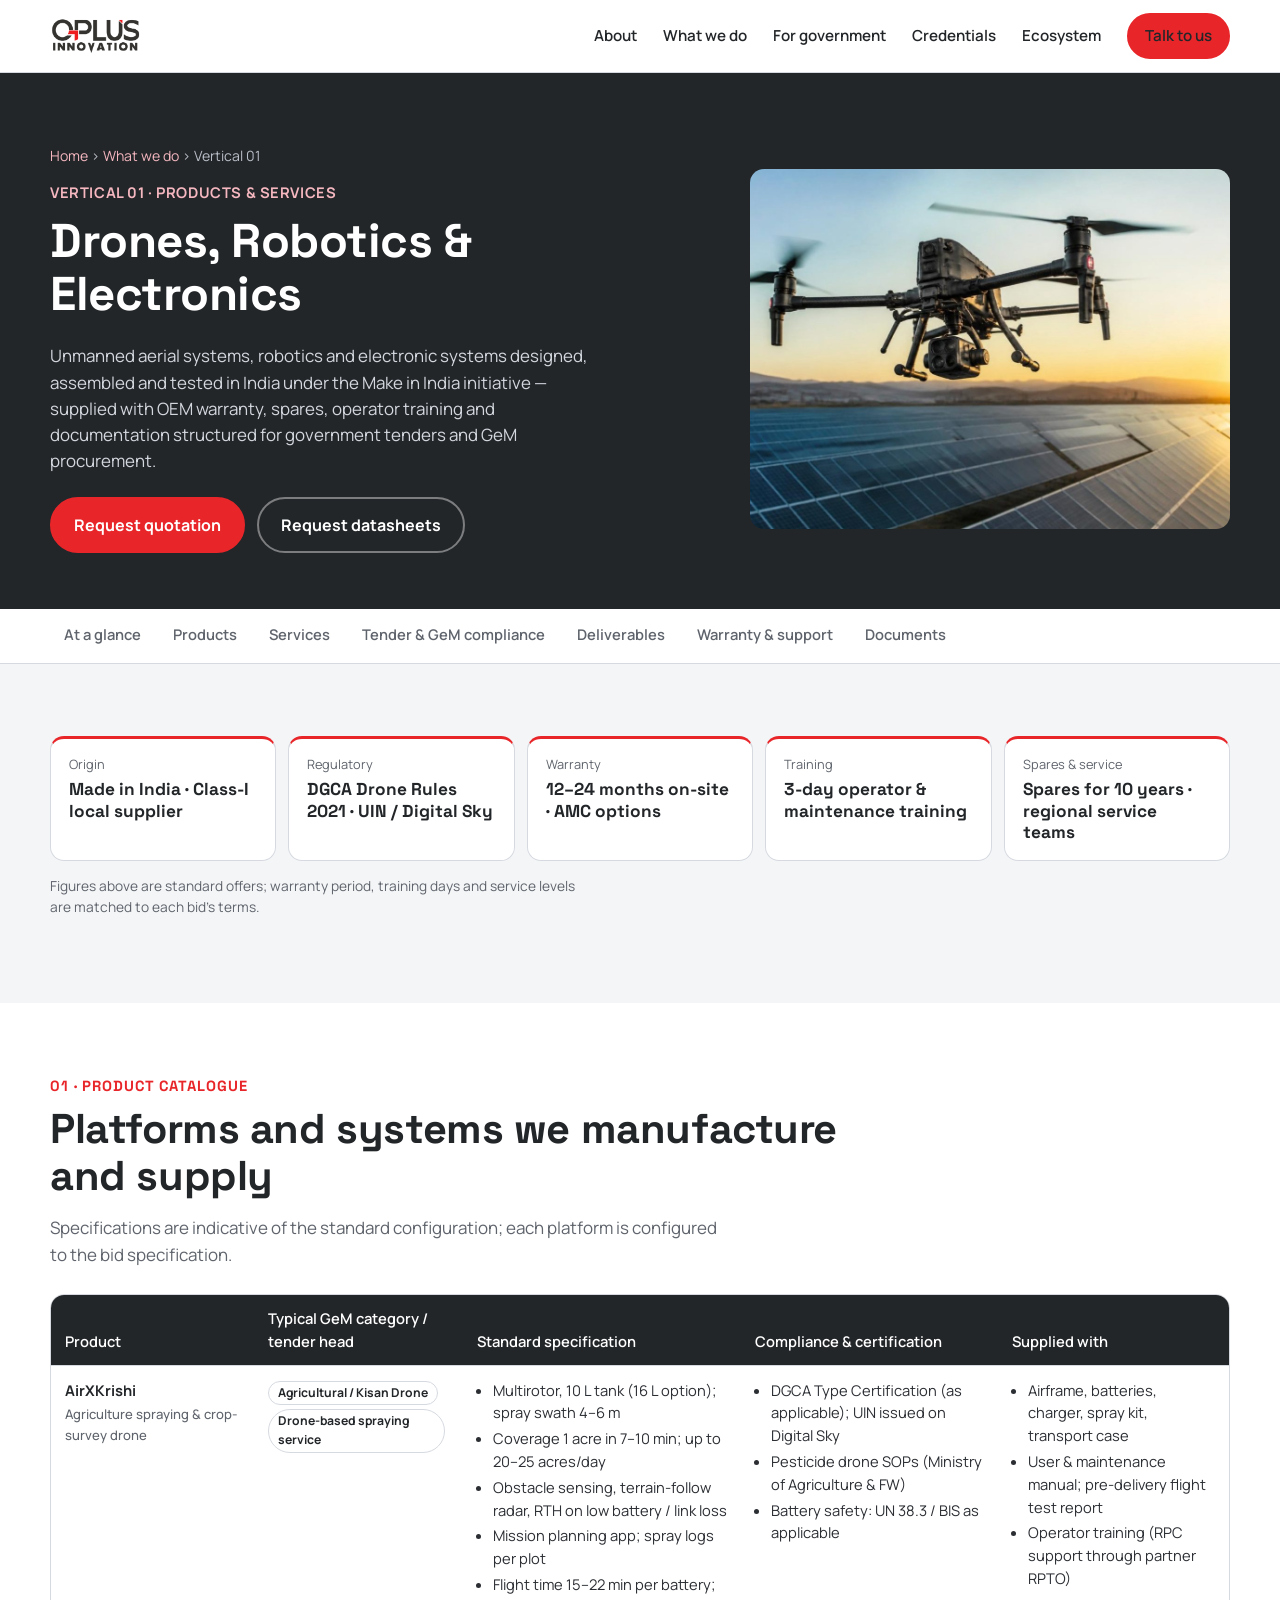
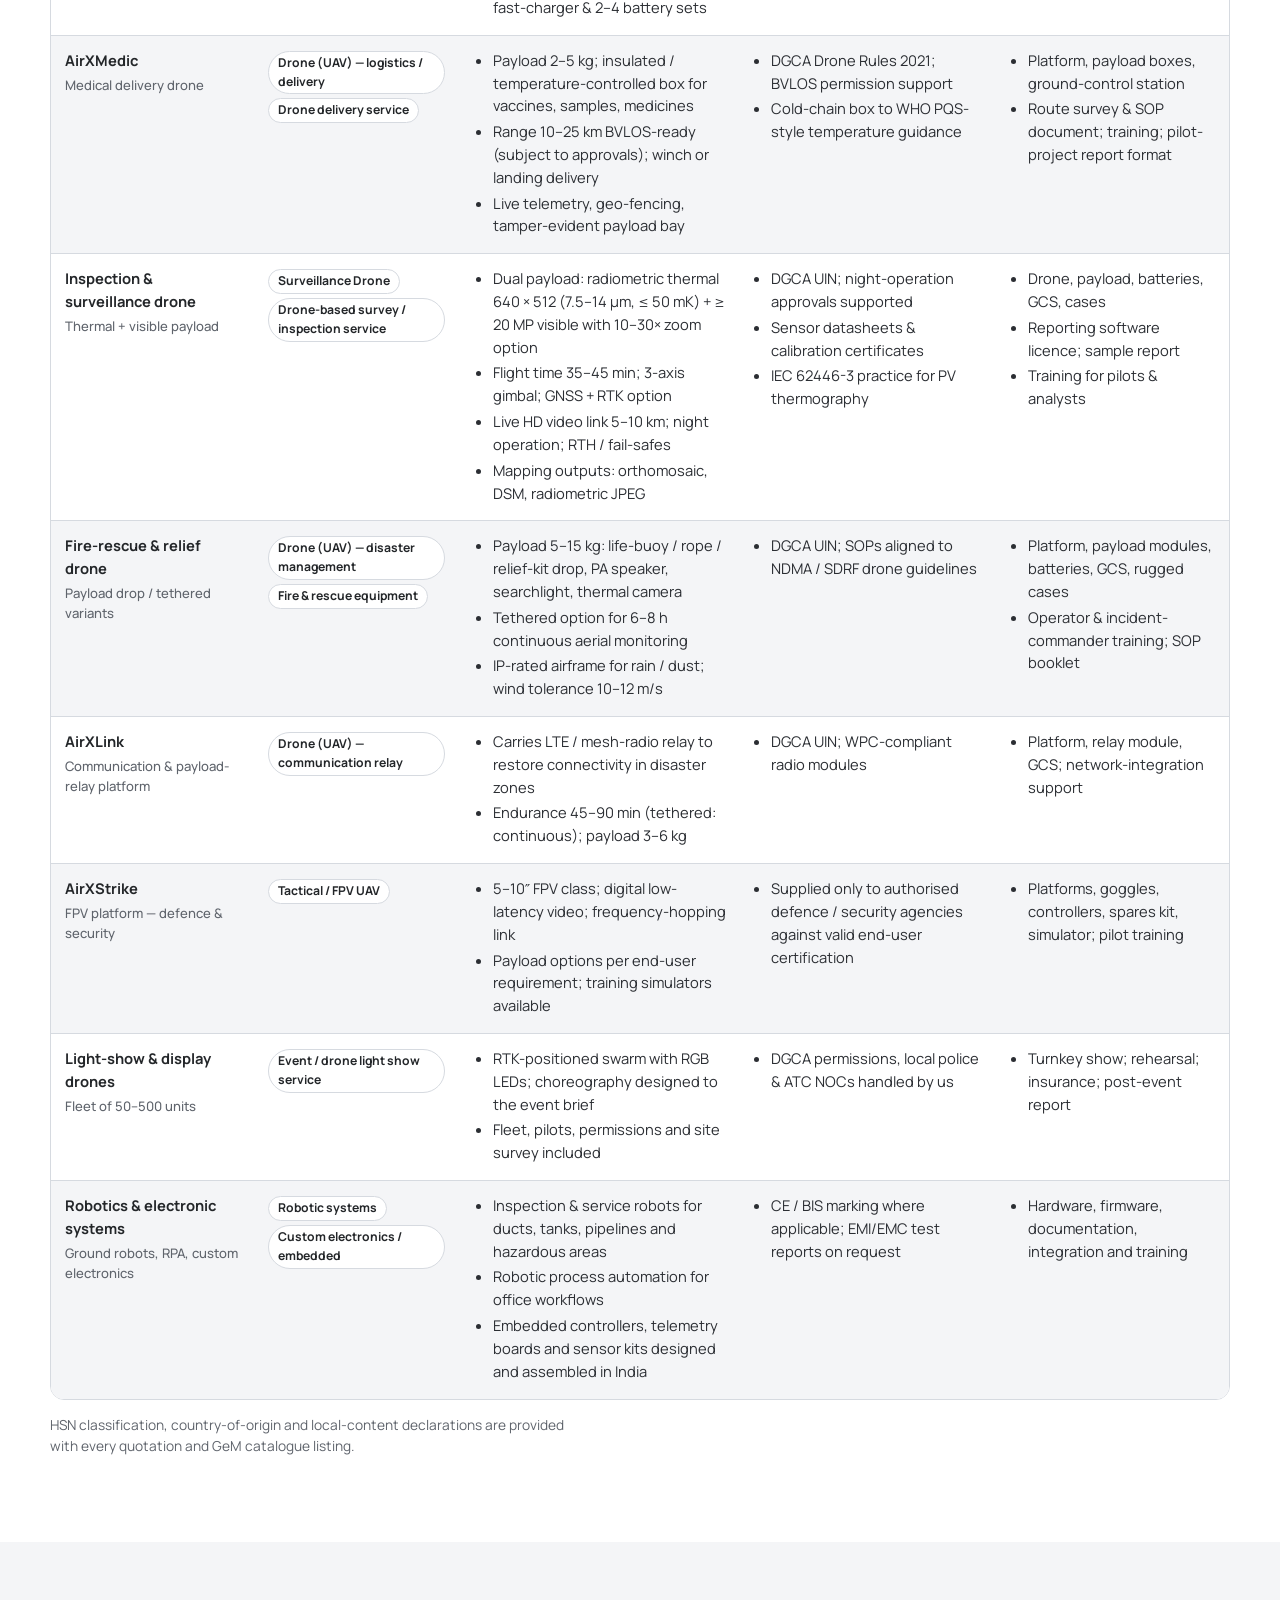
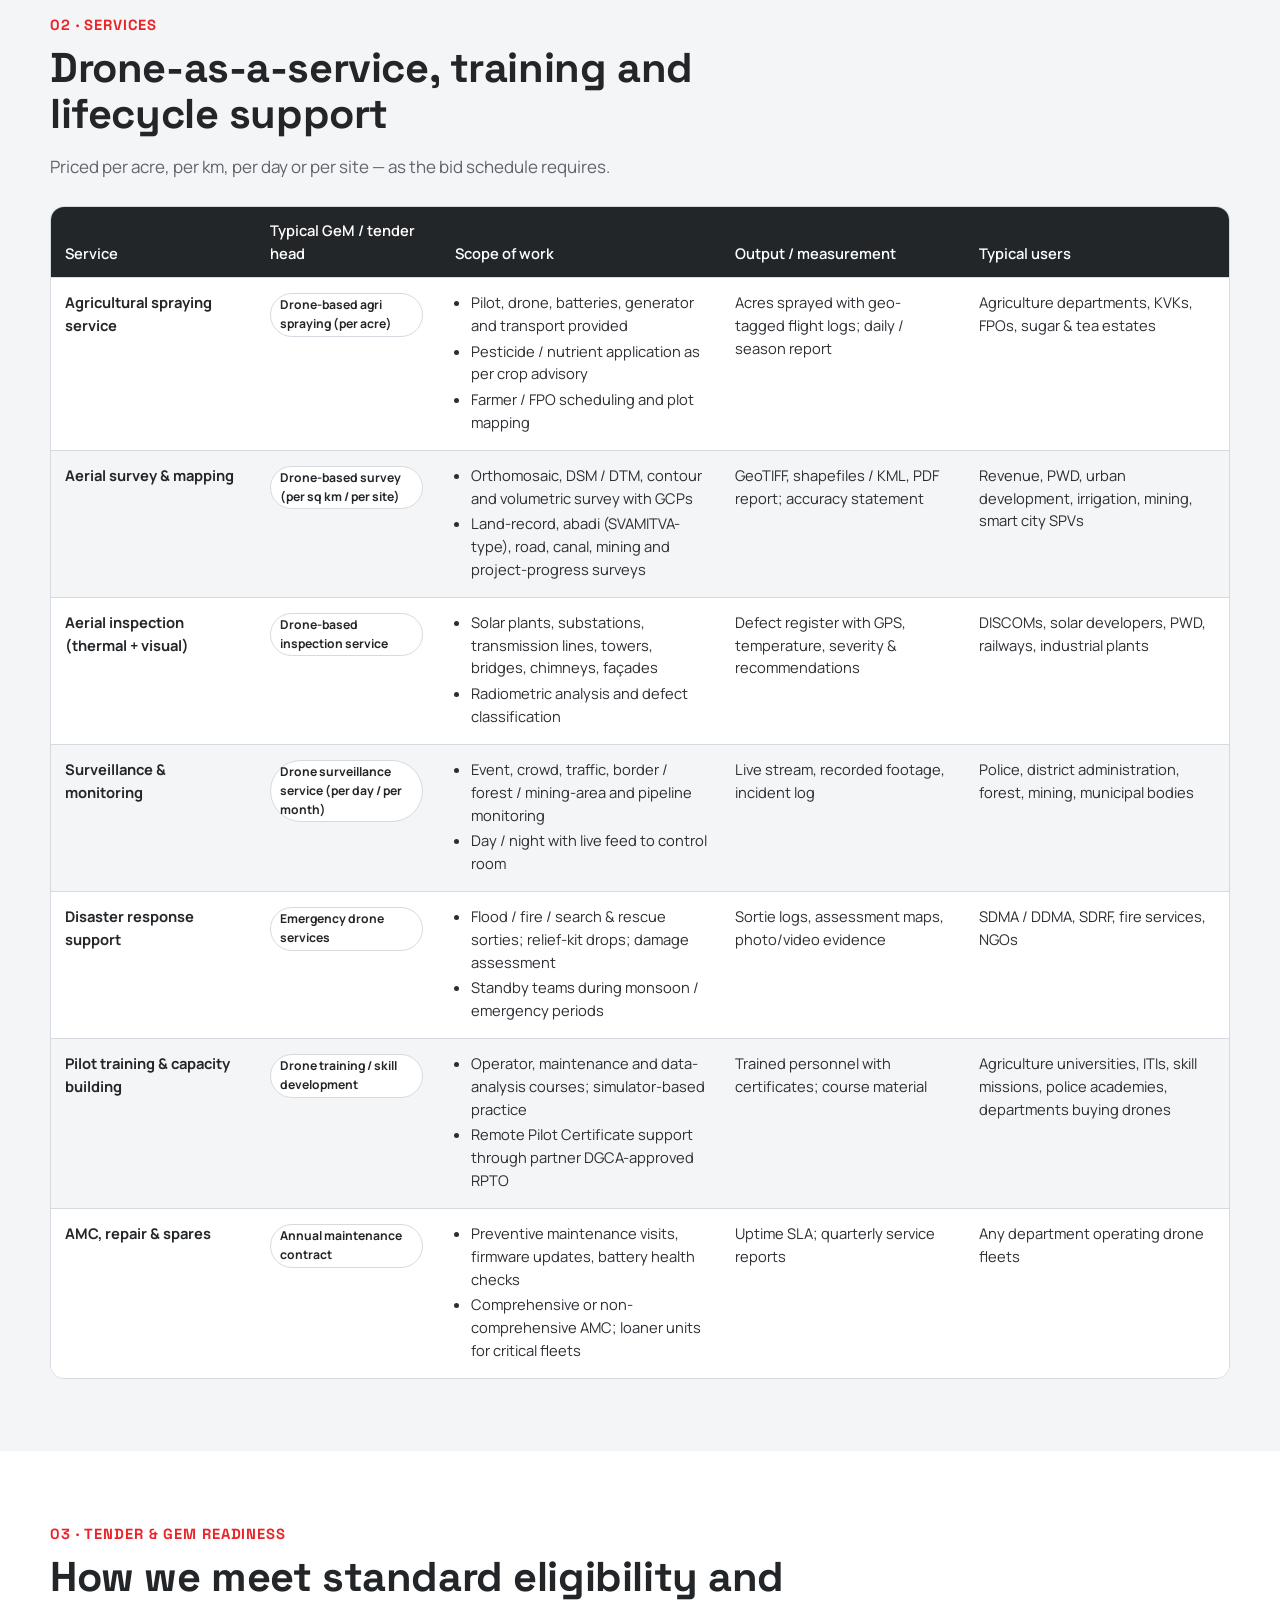
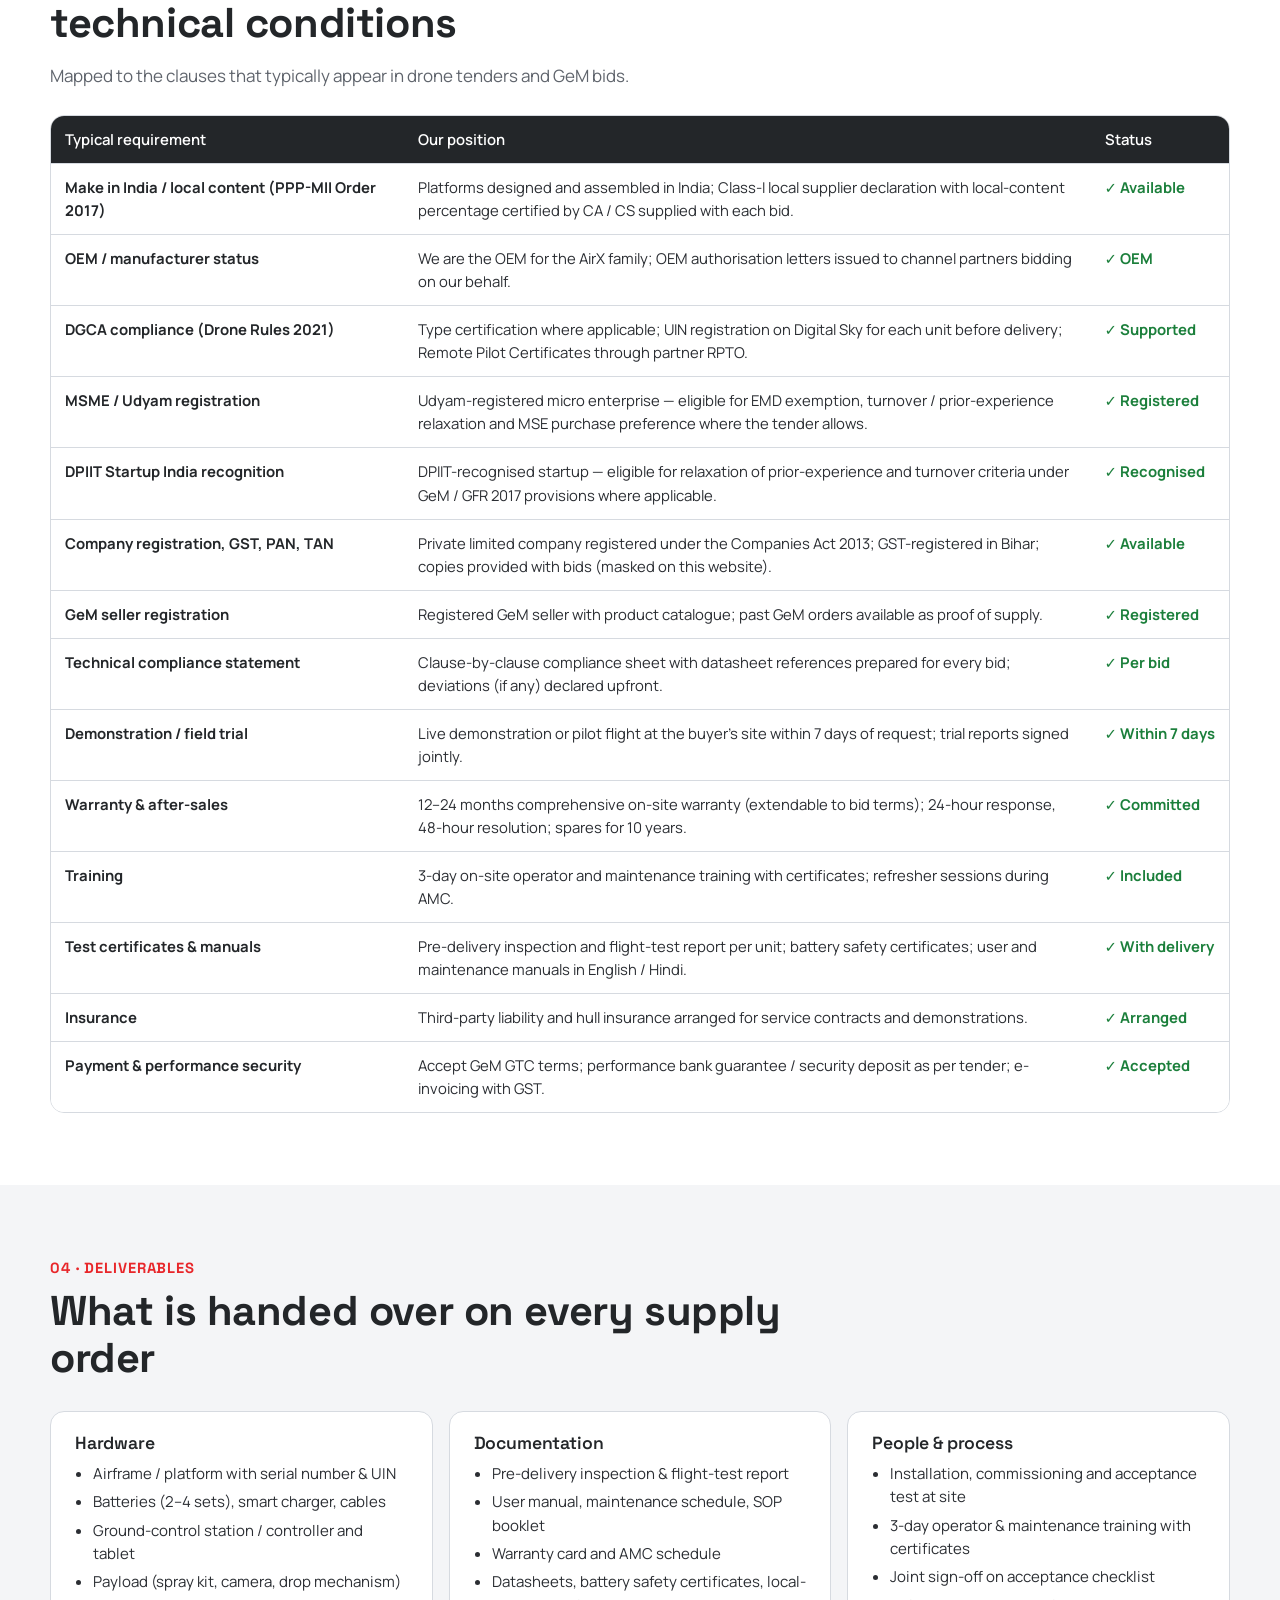
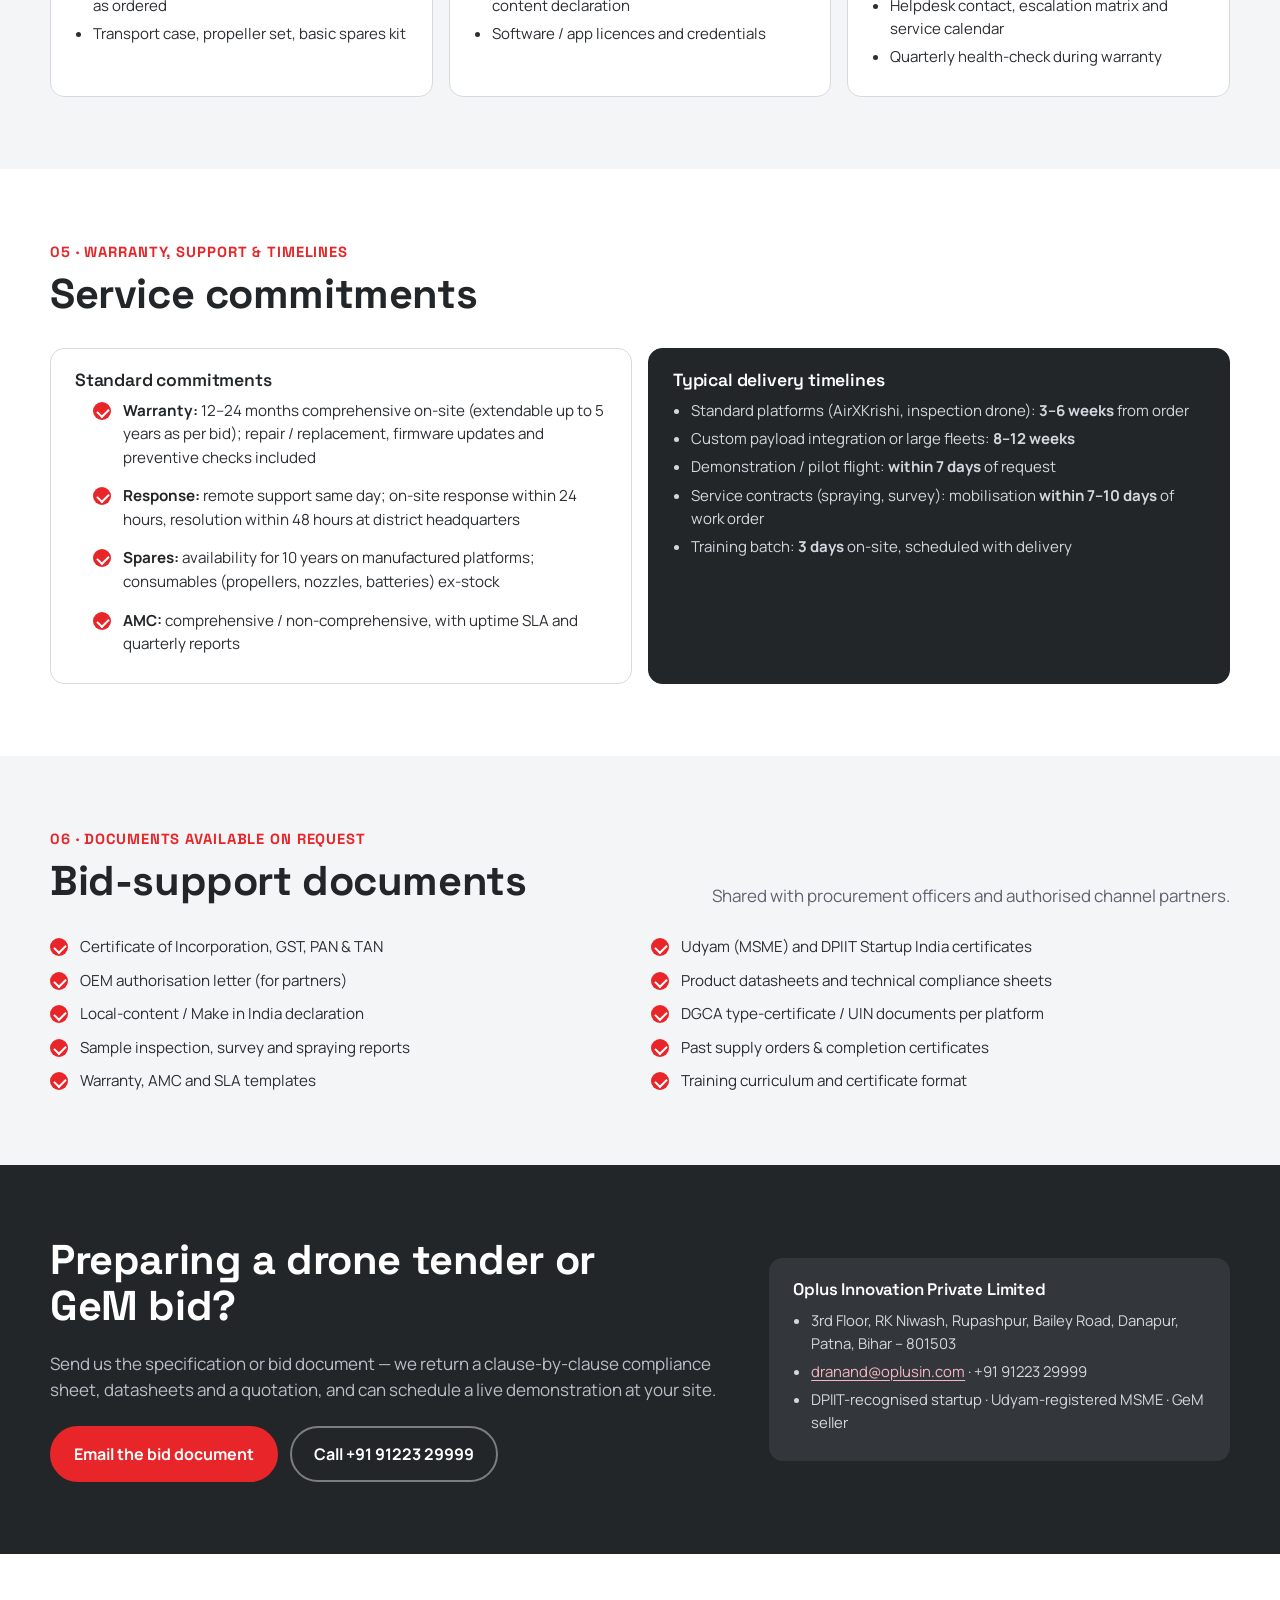
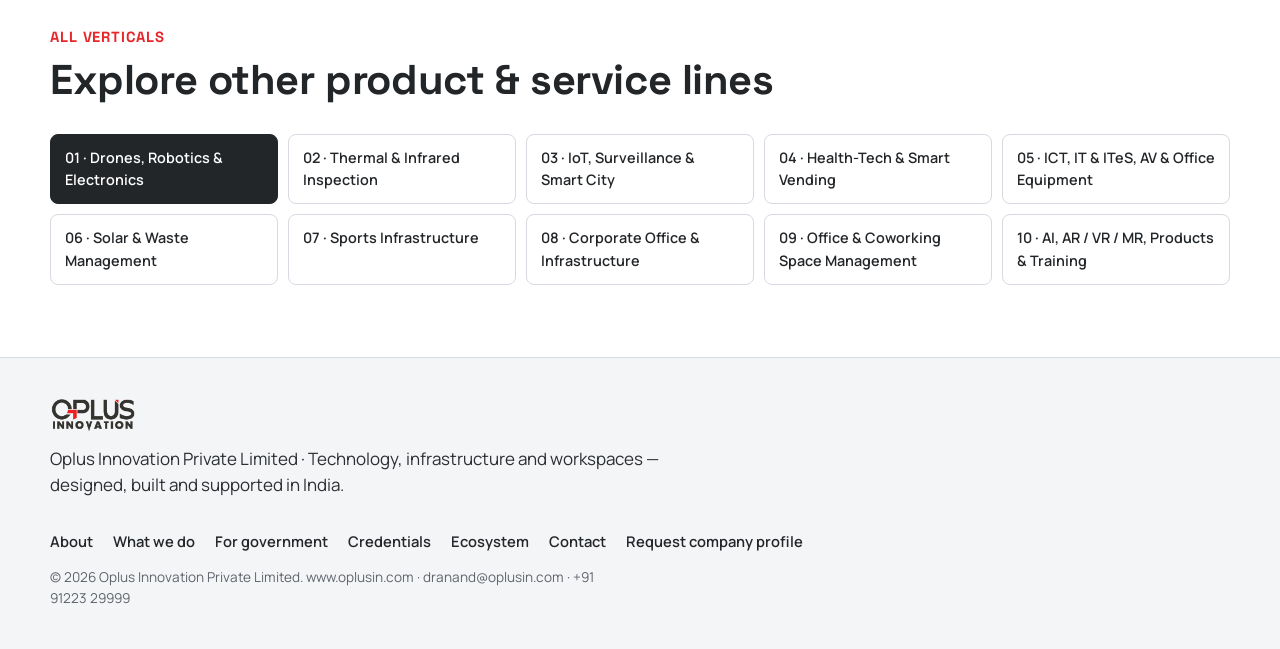
<file: verticals/drones-robotics.html>
<!doctype html>
<html lang="en">
<head>
<meta charset="utf-8">
<meta name="viewport" content="width=device-width, initial-scale=1">
<title>Drones, Robotics & Electronics — Products & Services for Government Tenders | Oplus Innovation</title>
<meta name="description" content="Made-in-India drones (agriculture, medical delivery, inspection, surveillance, FPV), robotics and electronics from Oplus Innovation Private Limited — product specifications, GeM categories, tender compliance, warranty, training and after-sales support.">
<link rel="icon" href="../img/favicon.png" type="image/png">
<link rel="preconnect" href="https://fonts.googleapis.com">
<link rel="preconnect" href="https://fonts.gstatic.com" crossorigin>
<link href="https://fonts.googleapis.com/css2?family=Space+Grotesk:wght@500;600;700&family=Manrope:wght@400;500;600;700;800&display=swap" rel="stylesheet">
<link rel="stylesheet" href="../css/style.css">
<link rel="stylesheet" href="../css/vertical.css">
</head>
<body>

<a class="skip" href="#main">Skip to content</a>

<header class="nav" id="top">
  <div class="wrap nav__in">
    <a class="nav__brand" href="../index.html" aria-label="Oplus Innovation home"><img src="../img/oplus_logo.png" alt="Oplus Innovation"></a>
    <nav class="nav__links" id="navLinks" aria-label="Primary">
      <a href="../index.html#about">About</a>
      <a href="../index.html#verticals">What we do</a>
      <a href="../index.html#government">For government</a>
      <a href="../index.html#credentials">Credentials</a>
      <a href="../index.html#ecosystem">Ecosystem</a>
      <a href="../index.html#contact" class="btn btn--small">Talk to us</a>
    </nav>
    <button class="nav__toggle" id="navToggle" aria-expanded="false" aria-controls="navLinks" aria-label="Open menu"><span></span><span></span><span></span></button>
  </div>
</header>

<main id="main">

<!-- ============ HERO ============ -->
<section class="vhero">
  <div class="wrap vhero__grid">
    <div>
      <p class="vhero__crumb"><a href="../index.html">Home</a> › <a href="../index.html#verticals">What we do</a> › Vertical 01</p>
      <p class="vhero__kicker">Vertical 01 · Products & services</p>
      <h1>Drones, Robotics & Electronics</h1>
      <p class="vhero__lead">Unmanned aerial systems, robotics and electronic systems designed, assembled and tested in India under the Make in India initiative — supplied with OEM warranty, spares, operator training and documentation structured for government tenders and GeM procurement.</p>
      <div class="vhero__cta">
        <a class="btn" href="mailto:dranand@oplusin.com?subject=Quotation%20request%20%E2%80%94%20Drones%20%2F%20Robotics&amp;body=Department%20%2F%20organisation%3A%0ARequirement%20(product%20or%20service)%3A%0AQuantity%20%2F%20area%3A%0ATender%20or%20GeM%20bid%20reference%20(if%20any)%3A%0AContact%20person%20and%20phone%3A">Request quotation</a>
        <a class="btn btn--ghost" href="mailto:dranand@oplusin.com?subject=Request%20for%20technical%20datasheets%20%E2%80%94%20Drones">Request datasheets</a>
      </div>
    </div>
    <figure class="vhero__media"><img src="../img/hero_drone.jpg" alt="Inspection drone with thermal and visible camera payload over a solar plant"></figure>
  </div>
</section>

<nav class="vnav" aria-label="On this page">
  <div class="wrap vnav__in">
    <a href="#glance">At a glance</a>
    <a href="#products">Products</a>
    <a href="#services">Services</a>
    <a href="#tender">Tender & GeM compliance</a>
    <a href="#deliverables">Deliverables</a>
    <a href="#support">Warranty & support</a>
    <a href="#documents">Documents</a>
  </div>
</nav>

<!-- ============ AT A GLANCE ============ -->
<section class="vsec vsec--tint" id="glance">
  <div class="wrap">
    <ul class="vfacts">
      <li><span>Origin</span><b>Made in India · Class-I local supplier</b></li>
      <li><span>Regulatory</span><b>DGCA Drone Rules 2021 · UIN / Digital Sky</b></li>
      <li><span>Warranty</span><b>12–24 months on-site · AMC options</b></li>
      <li><span>Training</span><b>3-day operator & maintenance training</b></li>
      <li><span>Spares & service</span><b>Spares for 10 years · regional service teams</b></li>
    </ul>
    <p class="fine">Figures above are standard offers; warranty period, training days and service levels are matched to each bid's terms.</p>
  </div>
</section>

<!-- ============ PRODUCTS ============ -->
<section class="vsec" id="products">
  <div class="wrap">
    <div class="vsec__head">
      <div>
        <span class="vsec__num">01 · Product catalogue</span>
        <h2>Platforms and systems we manufacture and supply</h2>
      </div>
      <p>Specifications are indicative of the standard configuration; each platform is configured to the bid specification.</p>
    </div>
    <div class="table-wrap">
      <table class="spec">
        <thead>
          <tr>
            <th>Product</th>
            <th>Typical GeM category / tender head</th>
            <th>Standard specification</th>
            <th>Compliance & certification</th>
            <th>Supplied with</th>
          </tr>
        </thead>
        <tbody>
          <tr>
            <td>AirXKrishi<small>Agriculture spraying & crop-survey drone</small></td>
            <td><span class="tag">Agricultural / Kisan Drone</span><span class="tag">Drone-based spraying service</span></td>
            <td><ul><li>Multirotor, 10 L tank (16 L option); spray swath 4–6 m</li><li>Coverage 1 acre in 7–10 min; up to 20–25 acres/day</li><li>Obstacle sensing, terrain-follow radar, RTH on low battery / link loss</li><li>Mission planning app; spray logs per plot</li><li>Flight time 15–22 min per battery; fast-charger &amp; 2–4 battery sets</li></ul></td>
            <td><ul><li>DGCA Type Certification (as applicable); UIN issued on Digital Sky</li><li>Pesticide drone SOPs (Ministry of Agriculture &amp; FW)</li><li>Battery safety: UN 38.3 / BIS as applicable</li></ul></td>
            <td><ul><li>Airframe, batteries, charger, spray kit, transport case</li><li>User &amp; maintenance manual; pre-delivery flight test report</li><li>Operator training (RPC support through partner RPTO)</li></ul></td>
          </tr>
          <tr>
            <td>AirXMedic<small>Medical delivery drone</small></td>
            <td><span class="tag">Drone (UAV) — logistics / delivery</span><span class="tag">Drone delivery service</span></td>
            <td><ul><li>Payload 2–5 kg; insulated / temperature-controlled box for vaccines, samples, medicines</li><li>Range 10–25 km BVLOS-ready (subject to approvals); winch or landing delivery</li><li>Live telemetry, geo-fencing, tamper-evident payload bay</li></ul></td>
            <td><ul><li>DGCA Drone Rules 2021; BVLOS permission support</li><li>Cold-chain box to WHO PQS-style temperature guidance</li></ul></td>
            <td><ul><li>Platform, payload boxes, ground-control station</li><li>Route survey &amp; SOP document; training; pilot-project report format</li></ul></td>
          </tr>
          <tr>
            <td>Inspection & surveillance drone<small>Thermal + visible payload</small></td>
            <td><span class="tag">Surveillance Drone</span><span class="tag">Drone-based survey / inspection service</span></td>
            <td><ul><li>Dual payload: radiometric thermal 640 × 512 (7.5–14 µm, ≤ 50 mK) + ≥ 20 MP visible with 10–30× zoom option</li><li>Flight time 35–45 min; 3-axis gimbal; GNSS + RTK option</li><li>Live HD video link 5–10 km; night operation; RTH / fail-safes</li><li>Mapping outputs: orthomosaic, DSM, radiometric JPEG</li></ul></td>
            <td><ul><li>DGCA UIN; night-operation approvals supported</li><li>Sensor datasheets &amp; calibration certificates</li><li>IEC 62446-3 practice for PV thermography</li></ul></td>
            <td><ul><li>Drone, payload, batteries, GCS, cases</li><li>Reporting software licence; sample report</li><li>Training for pilots &amp; analysts</li></ul></td>
          </tr>
          <tr>
            <td>Fire-rescue & relief drone<small>Payload drop / tethered variants</small></td>
            <td><span class="tag">Drone (UAV) — disaster management</span><span class="tag">Fire &amp; rescue equipment</span></td>
            <td><ul><li>Payload 5–15 kg: life-buoy / rope / relief-kit drop, PA speaker, searchlight, thermal camera</li><li>Tethered option for 6–8 h continuous aerial monitoring</li><li>IP-rated airframe for rain / dust; wind tolerance 10–12 m/s</li></ul></td>
            <td><ul><li>DGCA UIN; SOPs aligned to NDMA / SDRF drone guidelines</li></ul></td>
            <td><ul><li>Platform, payload modules, batteries, GCS, rugged cases</li><li>Operator &amp; incident-commander training; SOP booklet</li></ul></td>
          </tr>
          <tr>
            <td>AirXLink<small>Communication & payload-relay platform</small></td>
            <td><span class="tag">Drone (UAV) — communication relay</span></td>
            <td><ul><li>Carries LTE / mesh-radio relay to restore connectivity in disaster zones</li><li>Endurance 45–90 min (tethered: continuous); payload 3–6 kg</li></ul></td>
            <td><ul><li>DGCA UIN; WPC-compliant radio modules</li></ul></td>
            <td><ul><li>Platform, relay module, GCS; network-integration support</li></ul></td>
          </tr>
          <tr>
            <td>AirXStrike<small>FPV platform — defence & security</small></td>
            <td><span class="tag">Tactical / FPV UAV</span></td>
            <td><ul><li>5–10″ FPV class; digital low-latency video; frequency-hopping link</li><li>Payload options per end-user requirement; training simulators available</li></ul></td>
            <td><ul><li>Supplied only to authorised defence / security agencies against valid end-user certification</li></ul></td>
            <td><ul><li>Platforms, goggles, controllers, spares kit, simulator; pilot training</li></ul></td>
          </tr>
          <tr>
            <td>Light-show & display drones<small>Fleet of 50–500 units</small></td>
            <td><span class="tag">Event / drone light show service</span></td>
            <td><ul><li>RTK-positioned swarm with RGB LEDs; choreography designed to the event brief</li><li>Fleet, pilots, permissions and site survey included</li></ul></td>
            <td><ul><li>DGCA permissions, local police &amp; ATC NOCs handled by us</li></ul></td>
            <td><ul><li>Turnkey show; rehearsal; insurance; post-event report</li></ul></td>
          </tr>
          <tr>
            <td>Robotics & electronic systems<small>Ground robots, RPA, custom electronics</small></td>
            <td><span class="tag">Robotic systems</span><span class="tag">Custom electronics / embedded</span></td>
            <td><ul><li>Inspection &amp; service robots for ducts, tanks, pipelines and hazardous areas</li><li>Robotic process automation for office workflows</li><li>Embedded controllers, telemetry boards and sensor kits designed and assembled in India</li></ul></td>
            <td><ul><li>CE / BIS marking where applicable; EMI/EMC test reports on request</li></ul></td>
            <td><ul><li>Hardware, firmware, documentation, integration and training</li></ul></td>
          </tr>
        </tbody>
      </table>
    </div>
    <p class="fine">HSN classification, country-of-origin and local-content declarations are provided with every quotation and GeM catalogue listing.</p>
  </div>
</section>

<!-- ============ SERVICES ============ -->
<section class="vsec vsec--tint" id="services">
  <div class="wrap">
    <div class="vsec__head">
      <div>
        <span class="vsec__num">02 · Services</span>
        <h2>Drone-as-a-service, training and lifecycle support</h2>
      </div>
      <p>Priced per acre, per km, per day or per site — as the bid schedule requires.</p>
    </div>
    <div class="table-wrap">
      <table class="spec">
        <thead>
          <tr>
            <th>Service</th>
            <th>Typical GeM / tender head</th>
            <th>Scope of work</th>
            <th>Output / measurement</th>
            <th>Typical users</th>
          </tr>
        </thead>
        <tbody>
          <tr>
            <td>Agricultural spraying service</td>
            <td><span class="tag">Drone-based agri spraying (per acre)</span></td>
            <td><ul><li>Pilot, drone, batteries, generator and transport provided</li><li>Pesticide / nutrient application as per crop advisory</li><li>Farmer / FPO scheduling and plot mapping</li></ul></td>
            <td>Acres sprayed with geo-tagged flight logs; daily / season report</td>
            <td>Agriculture departments, KVKs, FPOs, sugar &amp; tea estates</td>
          </tr>
          <tr>
            <td>Aerial survey & mapping</td>
            <td><span class="tag">Drone-based survey (per sq km / per site)</span></td>
            <td><ul><li>Orthomosaic, DSM / DTM, contour and volumetric survey with GCPs</li><li>Land-record, abadi (SVAMITVA-type), road, canal, mining and project-progress surveys</li></ul></td>
            <td>GeoTIFF, shapefiles / KML, PDF report; accuracy statement</td>
            <td>Revenue, PWD, urban development, irrigation, mining, smart city SPVs</td>
          </tr>
          <tr>
            <td>Aerial inspection (thermal + visual)</td>
            <td><span class="tag">Drone-based inspection service</span></td>
            <td><ul><li>Solar plants, substations, transmission lines, towers, bridges, chimneys, façades</li><li>Radiometric analysis and defect classification</li></ul></td>
            <td>Defect register with GPS, temperature, severity &amp; recommendations</td>
            <td>DISCOMs, solar developers, PWD, railways, industrial plants</td>
          </tr>
          <tr>
            <td>Surveillance & monitoring</td>
            <td><span class="tag">Drone surveillance service (per day / per month)</span></td>
            <td><ul><li>Event, crowd, traffic, border / forest / mining-area and pipeline monitoring</li><li>Day / night with live feed to control room</li></ul></td>
            <td>Live stream, recorded footage, incident log</td>
            <td>Police, district administration, forest, mining, municipal bodies</td>
          </tr>
          <tr>
            <td>Disaster response support</td>
            <td><span class="tag">Emergency drone services</span></td>
            <td><ul><li>Flood / fire / search &amp; rescue sorties; relief-kit drops; damage assessment</li><li>Standby teams during monsoon / emergency periods</li></ul></td>
            <td>Sortie logs, assessment maps, photo/video evidence</td>
            <td>SDMA / DDMA, SDRF, fire services, NGOs</td>
          </tr>
          <tr>
            <td>Pilot training & capacity building</td>
            <td><span class="tag">Drone training / skill development</span></td>
            <td><ul><li>Operator, maintenance and data-analysis courses; simulator-based practice</li><li>Remote Pilot Certificate support through partner DGCA-approved RPTO</li></ul></td>
            <td>Trained personnel with certificates; course material</td>
            <td>Agriculture universities, ITIs, skill missions, police academies, departments buying drones</td>
          </tr>
          <tr>
            <td>AMC, repair & spares</td>
            <td><span class="tag">Annual maintenance contract</span></td>
            <td><ul><li>Preventive maintenance visits, firmware updates, battery health checks</li><li>Comprehensive or non-comprehensive AMC; loaner units for critical fleets</li></ul></td>
            <td>Uptime SLA; quarterly service reports</td>
            <td>Any department operating drone fleets</td>
          </tr>
        </tbody>
      </table>
    </div>
  </div>
</section>

<!-- ============ TENDER & GEM COMPLIANCE ============ -->
<section class="vsec" id="tender">
  <div class="wrap">
    <div class="vsec__head">
      <div>
        <span class="vsec__num">03 · Tender &amp; GeM readiness</span>
        <h2>How we meet standard eligibility and technical conditions</h2>
      </div>
      <p>Mapped to the clauses that typically appear in drone tenders and GeM bids.</p>
    </div>
    <div class="table-wrap">
      <table class="comply">
        <thead><tr><th>Typical requirement</th><th>Our position</th><th>Status</th></tr></thead>
        <tbody>
          <tr><td>Make in India / local content (PPP-MII Order 2017)</td><td>Platforms designed and assembled in India; Class-I local supplier declaration with local-content percentage certified by CA / CS supplied with each bid.</td><td class="ok">✓ Available</td></tr>
          <tr><td>OEM / manufacturer status</td><td>We are the OEM for the AirX family; OEM authorisation letters issued to channel partners bidding on our behalf.</td><td class="ok">✓ OEM</td></tr>
          <tr><td>DGCA compliance (Drone Rules 2021)</td><td>Type certification where applicable; UIN registration on Digital Sky for each unit before delivery; Remote Pilot Certificates through partner RPTO.</td><td class="ok">✓ Supported</td></tr>
          <tr><td>MSME / Udyam registration</td><td>Udyam-registered micro enterprise — eligible for EMD exemption, turnover / prior-experience relaxation and MSE purchase preference where the tender allows.</td><td class="ok">✓ Registered</td></tr>
          <tr><td>DPIIT Startup India recognition</td><td>DPIIT-recognised startup — eligible for relaxation of prior-experience and turnover criteria under GeM / GFR 2017 provisions where applicable.</td><td class="ok">✓ Recognised</td></tr>
          <tr><td>Company registration, GST, PAN, TAN</td><td>Private limited company registered under the Companies Act 2013; GST-registered in Bihar; copies provided with bids (masked on this website).</td><td class="ok">✓ Available</td></tr>
          <tr><td>GeM seller registration</td><td>Registered GeM seller with product catalogue; past GeM orders available as proof of supply.</td><td class="ok">✓ Registered</td></tr>
          <tr><td>Technical compliance statement</td><td>Clause-by-clause compliance sheet with datasheet references prepared for every bid; deviations (if any) declared upfront.</td><td class="ok">✓ Per bid</td></tr>
          <tr><td>Demonstration / field trial</td><td>Live demonstration or pilot flight at the buyer's site within 7 days of request; trial reports signed jointly.</td><td class="ok">✓ Within 7 days</td></tr>
          <tr><td>Warranty &amp; after-sales</td><td>12–24 months comprehensive on-site warranty (extendable to bid terms); 24-hour response, 48-hour resolution; spares for 10 years.</td><td class="ok">✓ Committed</td></tr>
          <tr><td>Training</td><td>3-day on-site operator and maintenance training with certificates; refresher sessions during AMC.</td><td class="ok">✓ Included</td></tr>
          <tr><td>Test certificates &amp; manuals</td><td>Pre-delivery inspection and flight-test report per unit; battery safety certificates; user and maintenance manuals in English / Hindi.</td><td class="ok">✓ With delivery</td></tr>
          <tr><td>Insurance</td><td>Third-party liability and hull insurance arranged for service contracts and demonstrations.</td><td class="ok">✓ Arranged</td></tr>
          <tr><td>Payment &amp; performance security</td><td>Accept GeM GTC terms; performance bank guarantee / security deposit as per tender; e-invoicing with GST.</td><td class="ok">✓ Accepted</td></tr>
        </tbody>
      </table>
    </div>
  </div>
</section>

<!-- ============ DELIVERABLES ============ -->
<section class="vsec vsec--tint" id="deliverables">
  <div class="wrap">
    <div class="vsec__head">
      <div>
        <span class="vsec__num">04 · Deliverables</span>
        <h2>What is handed over on every supply order</h2>
      </div>
    </div>
    <div class="grid3">
      <div class="card">
        <h3>Hardware</h3>
        <ul>
          <li>Airframe / platform with serial number &amp; UIN</li>
          <li>Batteries (2–4 sets), smart charger, cables</li>
          <li>Ground-control station / controller and tablet</li>
          <li>Payload (spray kit, camera, drop mechanism) as ordered</li>
          <li>Transport case, propeller set, basic spares kit</li>
        </ul>
      </div>
      <div class="card">
        <h3>Documentation</h3>
        <ul>
          <li>Pre-delivery inspection &amp; flight-test report</li>
          <li>User manual, maintenance schedule, SOP booklet</li>
          <li>Warranty card and AMC schedule</li>
          <li>Datasheets, battery safety certificates, local-content declaration</li>
          <li>Software / app licences and credentials</li>
        </ul>
      </div>
      <div class="card">
        <h3>People &amp; process</h3>
        <ul>
          <li>Installation, commissioning and acceptance test at site</li>
          <li>3-day operator &amp; maintenance training with certificates</li>
          <li>Joint sign-off on acceptance checklist</li>
          <li>Helpdesk contact, escalation matrix and service calendar</li>
          <li>Quarterly health-check during warranty</li>
        </ul>
      </div>
    </div>
  </div>
</section>

<!-- ============ WARRANTY & SUPPORT ============ -->
<section class="vsec" id="support">
  <div class="wrap">
    <div class="vsec__head">
      <div>
        <span class="vsec__num">05 · Warranty, support &amp; timelines</span>
        <h2>Service commitments</h2>
      </div>
    </div>
    <div class="grid2">
      <div class="card">
        <h3>Standard commitments</h3>
        <ul class="check" style="grid-template-columns:1fr">
          <li><b>Warranty:</b> 12–24 months comprehensive on-site (extendable up to 5 years as per bid); repair / replacement, firmware updates and preventive checks included</li>
          <li><b>Response:</b> remote support same day; on-site response within 24 hours, resolution within 48 hours at district headquarters</li>
          <li><b>Spares:</b> availability for 10 years on manufactured platforms; consumables (propellers, nozzles, batteries) ex-stock</li>
          <li><b>AMC:</b> comprehensive / non-comprehensive, with uptime SLA and quarterly reports</li>
        </ul>
      </div>
      <div class="card card--dark">
        <h3>Typical delivery timelines</h3>
        <ul>
          <li>Standard platforms (AirXKrishi, inspection drone): <b>3–6 weeks</b> from order</li>
          <li>Custom payload integration or large fleets: <b>8–12 weeks</b></li>
          <li>Demonstration / pilot flight: <b>within 7 days</b> of request</li>
          <li>Service contracts (spraying, survey): mobilisation <b>within 7–10 days</b> of work order</li>
          <li>Training batch: <b>3 days</b> on-site, scheduled with delivery</li>
        </ul>
      </div>
    </div>
  </div>
</section>

<!-- ============ DOCUMENTS ============ -->
<section class="vsec vsec--tint" id="documents">
  <div class="wrap">
    <div class="vsec__head">
      <div>
        <span class="vsec__num">06 · Documents available on request</span>
        <h2>Bid-support documents</h2>
      </div>
      <p>Shared with procurement officers and authorised channel partners.</p>
    </div>
    <ul class="check">
      <li>Certificate of Incorporation, GST, PAN &amp; TAN</li>
      <li>Udyam (MSME) and DPIIT Startup India certificates</li>
      <li>OEM authorisation letter (for partners)</li>
      <li>Product datasheets and technical compliance sheets</li>
      <li>Local-content / Make in India declaration</li>
      <li>DGCA type-certificate / UIN documents per platform</li>
      <li>Sample inspection, survey and spraying reports</li>
      <li>Past supply orders &amp; completion certificates</li>
      <li>Warranty, AMC and SLA templates</li>
      <li>Training curriculum and certificate format</li>
    </ul>
  </div>
</section>

<!-- ============ CTA ============ -->
<section class="vsec vcta">
  <div class="wrap vcta__in">
    <div>
      <h2>Preparing a drone tender or GeM bid?</h2>
      <p>Send us the specification or bid document — we return a clause-by-clause compliance sheet, datasheets and a quotation, and can schedule a live demonstration at your site.</p>
      <div class="vhero__cta">
        <a class="btn" href="mailto:dranand@oplusin.com?subject=Drone%20tender%20%2F%20GeM%20bid%20support">Email the bid document</a>
        <a class="btn btn--ghost" href="tel:+919122329999">Call +91 91223 29999</a>
      </div>
    </div>
    <div class="vcta__box">
      <h3>Oplus Innovation Private Limited</h3>
      <ul>
        <li>3rd Floor, RK Niwash, Rupashpur, Bailey Road, Danapur, Patna, Bihar – 801503</li>
        <li><a href="mailto:dranand@oplusin.com">dranand@oplusin.com</a> · +91 91223 29999</li>
        <li>DPIIT-recognised startup · Udyam-registered MSME · GeM seller</li>
      </ul>
    </div>
  </div>
</section>

<!-- ============ OTHER VERTICALS ============ -->
<section class="vsec">
  <div class="wrap">
    <div class="vsec__head"><div><span class="vsec__num">All verticals</span><h2>Explore other product &amp; service lines</h2></div></div>
    <div class="vmore">
      <a href="drones-robotics.html" class="is-current">01 · Drones, Robotics &amp; Electronics</a>
      <a href="thermal-inspection.html">02 · Thermal &amp; Infrared Inspection</a>
      <a href="iot-surveillance.html">03 · IoT, Surveillance &amp; Smart City</a>
      <a href="health-tech.html">04 · Health-Tech &amp; Smart Vending</a>
      <a href="ict.html">05 · ICT, IT &amp; ITeS, AV &amp; Office Equipment</a>
      <a href="solar-waste.html">06 · Solar &amp; Waste Management</a>
      <a href="sports-infrastructure.html">07 · Sports Infrastructure</a>
      <a href="corporate-office.html">08 · Corporate Office &amp; Infrastructure</a>
      <a href="office-space-management.html">09 · Office &amp; Coworking Space Management</a>
      <a href="ai-ar-vr.html">10 · AI, AR / VR / MR, Products &amp; Training</a>
    </div>
  </div>
</section>

</main>

<footer class="footer">
  <div class="wrap footer__in">
    <img src="../img/oplus_logo.png" alt="Oplus Innovation" class="footer__logo">
    <p>Oplus Innovation Private Limited · Technology, infrastructure and workspaces — designed, built and supported in India.</p>
    <nav aria-label="Footer">
      <a href="../index.html#about">About</a><a href="../index.html#verticals">What we do</a><a href="../index.html#government">For government</a><a href="../index.html#credentials">Credentials</a><a href="../index.html#ecosystem">Ecosystem</a><a href="../index.html#contact">Contact</a>
      <a href="mailto:dranand@oplusin.com?subject=Request%20for%20Oplus%20Innovation%20company%20profile">Request company profile</a>
    </nav>
    <p class="footer__fine">© <span id="year"></span> Oplus Innovation Private Limited. www.oplusin.com · dranand@oplusin.com · +91 91223 29999</p>
  </div>
</footer>

<script src="../js/main.js"></script>
</body>
</html>
</file>
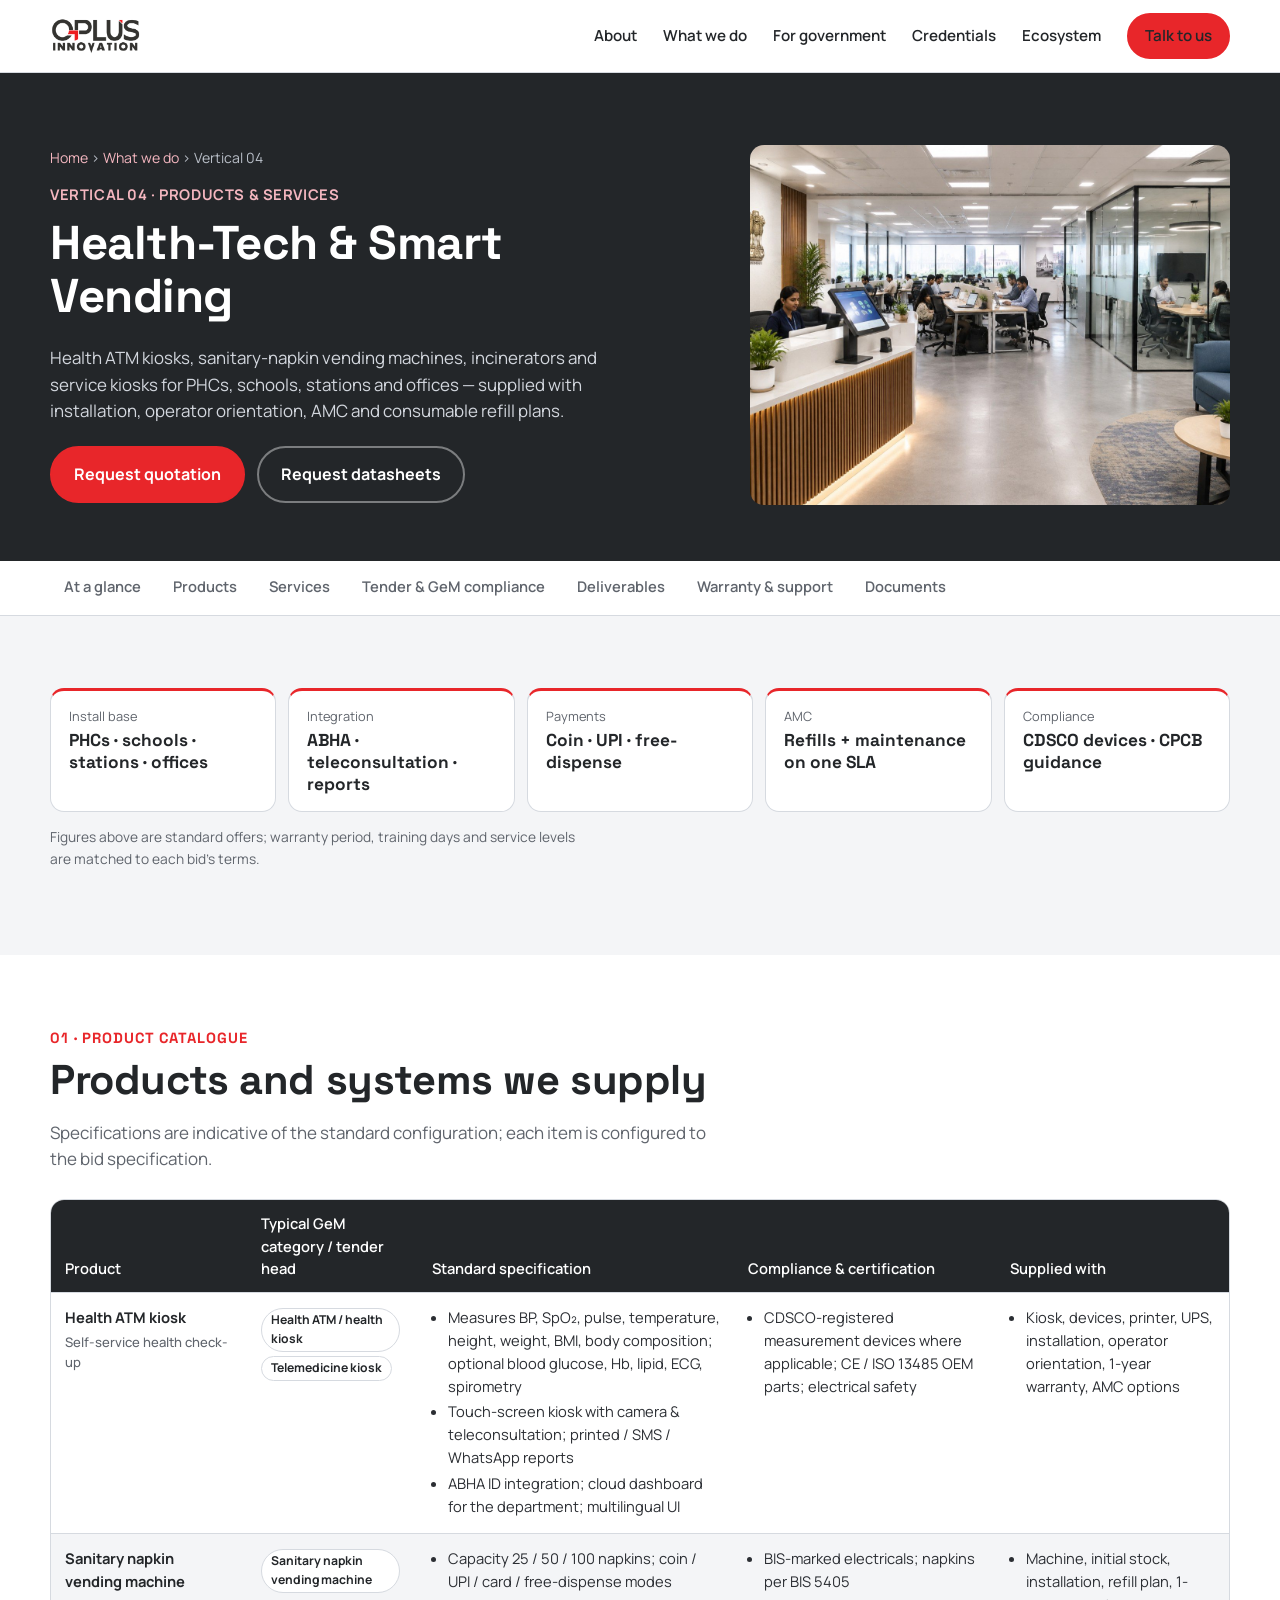
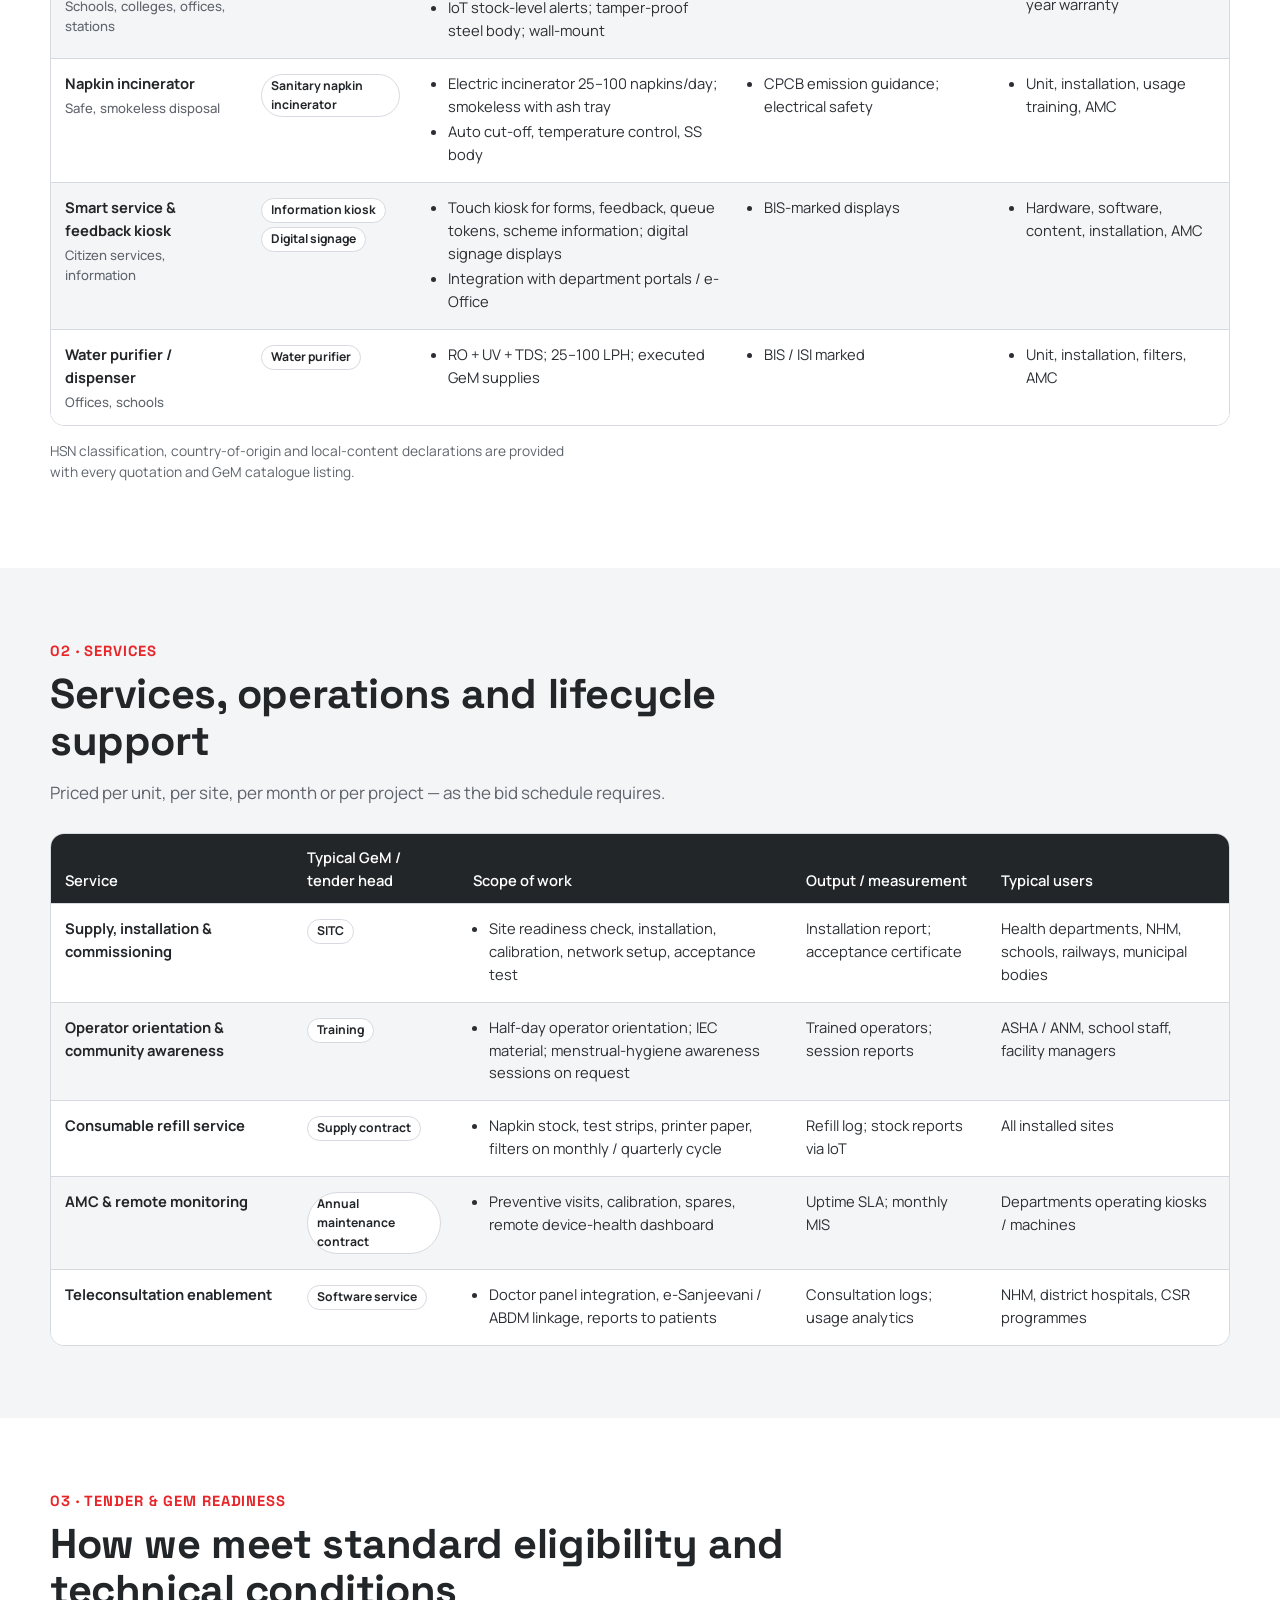
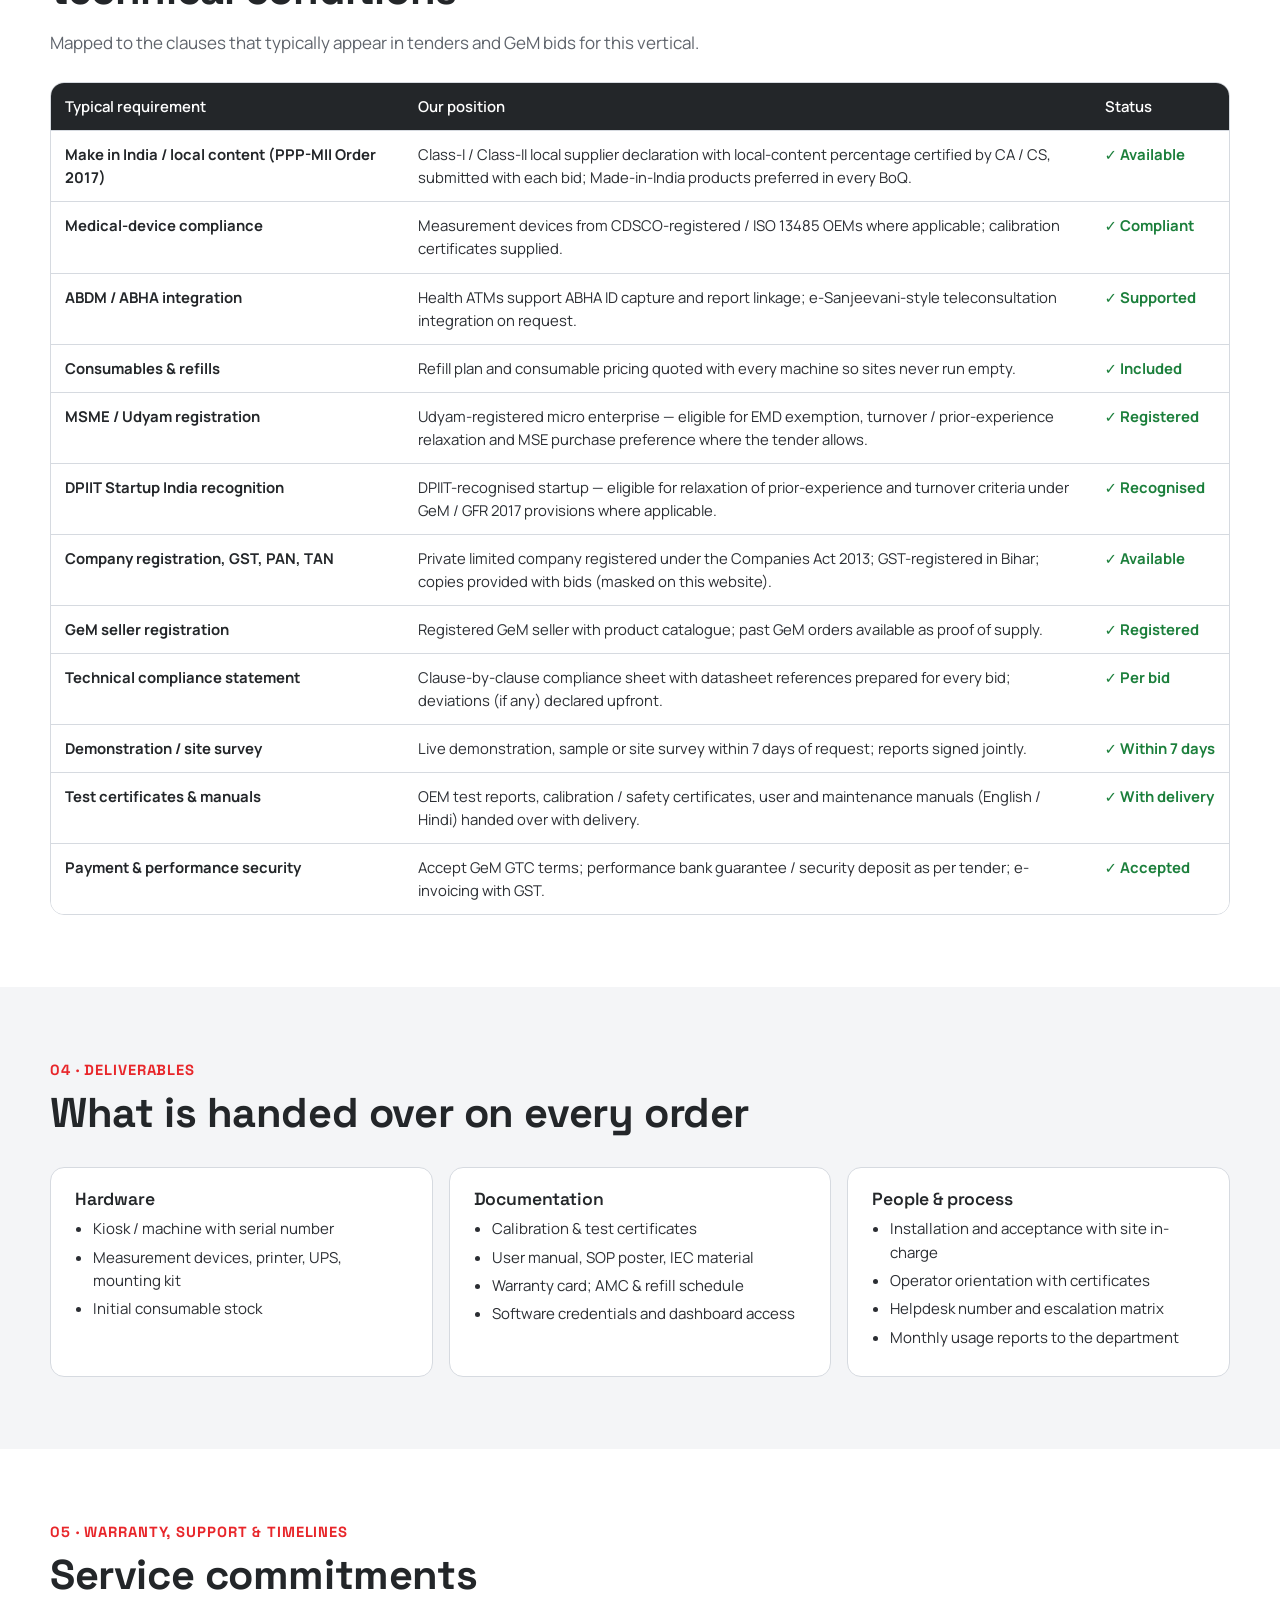
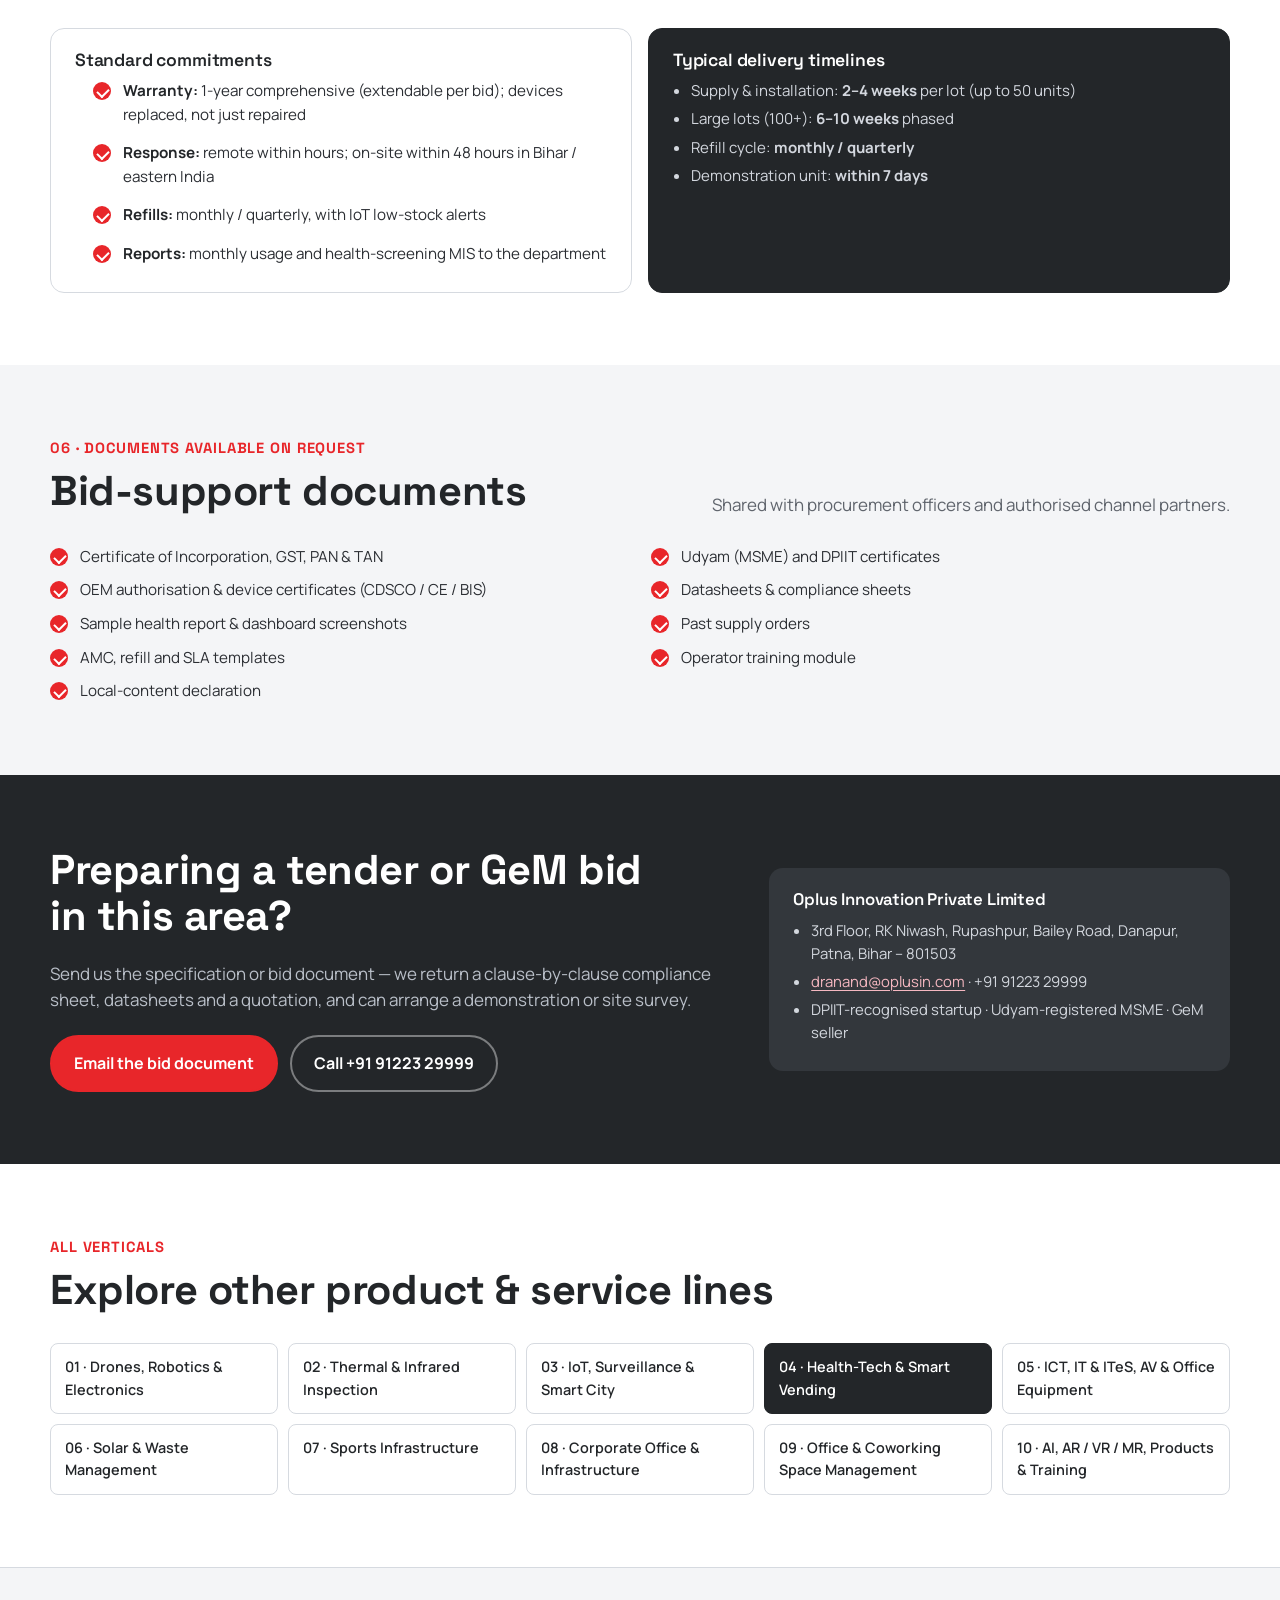
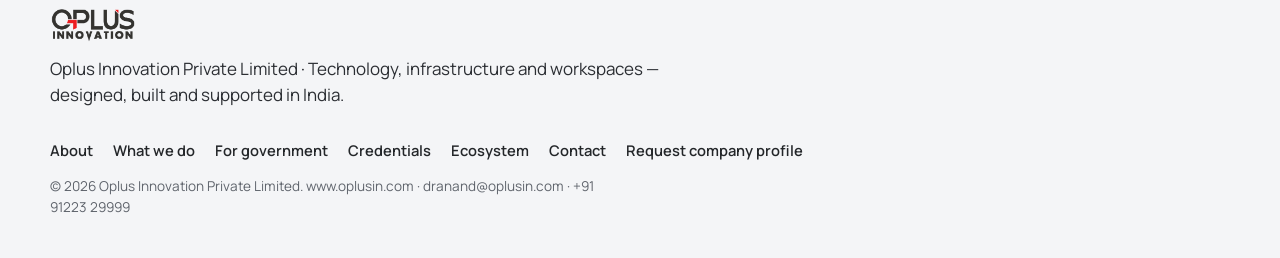
<file: verticals/health-tech.html>
<!doctype html>
<html lang="en">
<head>
<meta charset="utf-8">
<meta name="viewport" content="width=device-width, initial-scale=1">
<title>Health-Tech & Smart Vending — Products & Services for Government Tenders | Oplus Innovation</title>
<meta name="description" content="Health ATM kiosks, sanitary-napkin vending machines, incinerators and service kiosks for PHCs, schools, stations and offices — supplied with installation, operator orientation, AMC and consumable refill plans.">
<link rel="icon" href="../img/favicon.png" type="image/png">
<link rel="preconnect" href="https://fonts.googleapis.com">
<link rel="preconnect" href="https://fonts.gstatic.com" crossorigin>
<link href="https://fonts.googleapis.com/css2?family=Space+Grotesk:wght@500;600;700&family=Manrope:wght@400;500;600;700;800&display=swap" rel="stylesheet">
<link rel="stylesheet" href="../css/style.css">
<link rel="stylesheet" href="../css/vertical.css">
</head>
<body>

<a class="skip" href="#main">Skip to content</a>

<header class="nav" id="top">
  <div class="wrap nav__in">
    <a class="nav__brand" href="../index.html" aria-label="Oplus Innovation home"><img src="../img/oplus_logo.png" alt="Oplus Innovation"></a>
    <nav class="nav__links" id="navLinks" aria-label="Primary">
      <a href="../index.html#about">About</a>
      <a href="../index.html#verticals">What we do</a>
      <a href="../index.html#government">For government</a>
      <a href="../index.html#credentials">Credentials</a>
      <a href="../index.html#ecosystem">Ecosystem</a>
      <a href="../index.html#contact" class="btn btn--small">Talk to us</a>
    </nav>
    <button class="nav__toggle" id="navToggle" aria-expanded="false" aria-controls="navLinks" aria-label="Open menu"><span></span><span></span><span></span></button>
  </div>
</header>

<main id="main">

<section class="vhero">
  <div class="wrap vhero__grid">
    <div>
      <p class="vhero__crumb"><a href="../index.html">Home</a> › <a href="../index.html#verticals">What we do</a> › Vertical 04</p>
      <p class="vhero__kicker">Vertical 04 · Products &amp; services</p>
      <h1>Health-Tech &amp; Smart Vending</h1>
      <p class="vhero__lead">Health ATM kiosks, sanitary-napkin vending machines, incinerators and service kiosks for PHCs, schools, stations and offices — supplied with installation, operator orientation, AMC and consumable refill plans.</p>
      <div class="vhero__cta">
        <a class="btn" href="mailto:dranand@oplusin.com?subject=Quotation%20request%20%E2%80%94%2004%20Health-Tech%20%26%20Smart%20Vending&amp;body=Department%20%2F%20organisation%3A%0ARequirement%20(product%20or%20service)%3A%0AQuantity%20%2F%20scope%3A%0ATender%20or%20GeM%20bid%20reference%20(if%20any)%3A%0AContact%20person%20and%20phone%3A">Request quotation</a>
        <a class="btn btn--ghost" href="mailto:dranand@oplusin.com?subject=Request%20for%20technical%20datasheets%20%E2%80%94%20Vertical%2004">Request datasheets</a>
      </div>
    </div>
    <figure class="vhero__media"><img src="../img/govoffice.jpg" alt="Self-service kiosk in a public reception area"></figure>
  </div>
</section>

<nav class="vnav" aria-label="On this page">
  <div class="wrap vnav__in">
    <a href="#glance">At a glance</a>
    <a href="#products">Products</a>
    <a href="#services">Services</a>
    <a href="#tender">Tender &amp; GeM compliance</a>
    <a href="#deliverables">Deliverables</a>
    <a href="#support">Warranty &amp; support</a>
    <a href="#documents">Documents</a>
  </div>
</nav>

<section class="vsec vsec--tint" id="glance">
  <div class="wrap">
    <ul class="vfacts"><li><span>Install base</span><b>PHCs · schools · stations · offices</b></li><li><span>Integration</span><b>ABHA · teleconsultation · reports</b></li><li><span>Payments</span><b>Coin · UPI · free-dispense</b></li><li><span>AMC</span><b>Refills + maintenance on one SLA</b></li><li><span>Compliance</span><b>CDSCO devices · CPCB guidance</b></li></ul>
    <p class="fine">Figures above are standard offers; warranty period, training days and service levels are matched to each bid's terms.</p>
  </div>
</section>

<section class="vsec" id="products">
  <div class="wrap">
    <div class="vsec__head">
      <div><span class="vsec__num">01 · Product catalogue</span><h2>Products and systems we supply</h2></div>
      <p>Specifications are indicative of the standard configuration; each item is configured to the bid specification.</p>
    </div>
    <div class="table-wrap">
      <table class="spec">
        <thead><tr><th>Product</th><th>Typical GeM category / tender head</th><th>Standard specification</th><th>Compliance &amp; certification</th><th>Supplied with</th></tr></thead>
        <tbody>
          <tr>
            <td>Health ATM kiosk<small>Self-service health check-up</small></td>
            <td><span class="tag">Health ATM / health kiosk</span><span class="tag">Telemedicine kiosk</span></td>
            <td><ul><li>Measures BP, SpO₂, pulse, temperature, height, weight, BMI, body composition; optional blood glucose, Hb, lipid, ECG, spirometry</li><li>Touch-screen kiosk with camera & teleconsultation; printed / SMS / WhatsApp reports</li><li>ABHA ID integration; cloud dashboard for the department; multilingual UI</li></ul></td>
            <td><ul><li>CDSCO-registered measurement devices where applicable; CE / ISO 13485 OEM parts; electrical safety</li></ul></td>
            <td><ul><li>Kiosk, devices, printer, UPS, installation, operator orientation, 1-year warranty, AMC options</li></ul></td>
          </tr>
          <tr>
            <td>Sanitary napkin vending machine<small>Schools, colleges, offices, stations</small></td>
            <td><span class="tag">Sanitary napkin vending machine</span></td>
            <td><ul><li>Capacity 25 / 50 / 100 napkins; coin / UPI / card / free-dispense modes</li><li>IoT stock-level alerts; tamper-proof steel body; wall-mount</li></ul></td>
            <td><ul><li>BIS-marked electricals; napkins per BIS 5405</li></ul></td>
            <td><ul><li>Machine, initial stock, installation, refill plan, 1-year warranty</li></ul></td>
          </tr>
          <tr>
            <td>Napkin incinerator<small>Safe, smokeless disposal</small></td>
            <td><span class="tag">Sanitary napkin incinerator</span></td>
            <td><ul><li>Electric incinerator 25–100 napkins/day; smokeless with ash tray</li><li>Auto cut-off, temperature control, SS body</li></ul></td>
            <td><ul><li>CPCB emission guidance; electrical safety</li></ul></td>
            <td><ul><li>Unit, installation, usage training, AMC</li></ul></td>
          </tr>
          <tr>
            <td>Smart service & feedback kiosk<small>Citizen services, information</small></td>
            <td><span class="tag">Information kiosk</span><span class="tag">Digital signage</span></td>
            <td><ul><li>Touch kiosk for forms, feedback, queue tokens, scheme information; digital signage displays</li><li>Integration with department portals / e-Office</li></ul></td>
            <td><ul><li>BIS-marked displays</li></ul></td>
            <td><ul><li>Hardware, software, content, installation, AMC</li></ul></td>
          </tr>
          <tr>
            <td>Water purifier / dispenser<small>Offices, schools</small></td>
            <td><span class="tag">Water purifier</span></td>
            <td><ul><li>RO + UV + TDS; 25–100 LPH; executed GeM supplies</li></ul></td>
            <td><ul><li>BIS / ISI marked</li></ul></td>
            <td><ul><li>Unit, installation, filters, AMC</li></ul></td>
          </tr>
        </tbody>
      </table>
    </div>
    <p class="fine">HSN classification, country-of-origin and local-content declarations are provided with every quotation and GeM catalogue listing.</p>
  </div>
</section>

<section class="vsec vsec--tint" id="services">
  <div class="wrap">
    <div class="vsec__head">
      <div><span class="vsec__num">02 · Services</span><h2>Services, operations and lifecycle support</h2></div>
      <p>Priced per unit, per site, per month or per project — as the bid schedule requires.</p>
    </div>
    <div class="table-wrap">
      <table class="spec">
        <thead><tr><th>Service</th><th>Typical GeM / tender head</th><th>Scope of work</th><th>Output / measurement</th><th>Typical users</th></tr></thead>
        <tbody>
          <tr>
            <td>Supply, installation & commissioning</td>
            <td><span class="tag">SITC</span></td>
            <td><ul><li>Site readiness check, installation, calibration, network setup, acceptance test</li></ul></td>
            <td>Installation report; acceptance certificate</td>
            <td>Health departments, NHM, schools, railways, municipal bodies</td>
          </tr>
          <tr>
            <td>Operator orientation & community awareness</td>
            <td><span class="tag">Training</span></td>
            <td><ul><li>Half-day operator orientation; IEC material; menstrual-hygiene awareness sessions on request</li></ul></td>
            <td>Trained operators; session reports</td>
            <td>ASHA / ANM, school staff, facility managers</td>
          </tr>
          <tr>
            <td>Consumable refill service</td>
            <td><span class="tag">Supply contract</span></td>
            <td><ul><li>Napkin stock, test strips, printer paper, filters on monthly / quarterly cycle</li></ul></td>
            <td>Refill log; stock reports via IoT</td>
            <td>All installed sites</td>
          </tr>
          <tr>
            <td>AMC & remote monitoring</td>
            <td><span class="tag">Annual maintenance contract</span></td>
            <td><ul><li>Preventive visits, calibration, spares, remote device-health dashboard</li></ul></td>
            <td>Uptime SLA; monthly MIS</td>
            <td>Departments operating kiosks / machines</td>
          </tr>
          <tr>
            <td>Teleconsultation enablement</td>
            <td><span class="tag">Software service</span></td>
            <td><ul><li>Doctor panel integration, e-Sanjeevani / ABDM linkage, reports to patients</li></ul></td>
            <td>Consultation logs; usage analytics</td>
            <td>NHM, district hospitals, CSR programmes</td>
          </tr>
        </tbody>
      </table>
    </div>
  </div>
</section>

<section class="vsec" id="tender">
  <div class="wrap">
    <div class="vsec__head">
      <div><span class="vsec__num">03 · Tender &amp; GeM readiness</span><h2>How we meet standard eligibility and technical conditions</h2></div>
      <p>Mapped to the clauses that typically appear in tenders and GeM bids for this vertical.</p>
    </div>
    <div class="table-wrap">
      <table class="comply">
        <thead><tr><th>Typical requirement</th><th>Our position</th><th>Status</th></tr></thead>
        <tbody><tr><td>Make in India / local content (PPP-MII Order 2017)</td><td>Class-I / Class-II local supplier declaration with local-content percentage certified by CA / CS, submitted with each bid; Made-in-India products preferred in every BoQ.</td><td class="ok">✓ Available</td></tr><tr><td>Medical-device compliance</td><td>Measurement devices from CDSCO-registered / ISO 13485 OEMs where applicable; calibration certificates supplied.</td><td class="ok">✓ Compliant</td></tr><tr><td>ABDM / ABHA integration</td><td>Health ATMs support ABHA ID capture and report linkage; e-Sanjeevani-style teleconsultation integration on request.</td><td class="ok">✓ Supported</td></tr><tr><td>Consumables & refills</td><td>Refill plan and consumable pricing quoted with every machine so sites never run empty.</td><td class="ok">✓ Included</td></tr><tr><td>MSME / Udyam registration</td><td>Udyam-registered micro enterprise — eligible for EMD exemption, turnover / prior-experience relaxation and MSE purchase preference where the tender allows.</td><td class="ok">✓ Registered</td></tr><tr><td>DPIIT Startup India recognition</td><td>DPIIT-recognised startup — eligible for relaxation of prior-experience and turnover criteria under GeM / GFR 2017 provisions where applicable.</td><td class="ok">✓ Recognised</td></tr><tr><td>Company registration, GST, PAN, TAN</td><td>Private limited company registered under the Companies Act 2013; GST-registered in Bihar; copies provided with bids (masked on this website).</td><td class="ok">✓ Available</td></tr><tr><td>GeM seller registration</td><td>Registered GeM seller with product catalogue; past GeM orders available as proof of supply.</td><td class="ok">✓ Registered</td></tr><tr><td>Technical compliance statement</td><td>Clause-by-clause compliance sheet with datasheet references prepared for every bid; deviations (if any) declared upfront.</td><td class="ok">✓ Per bid</td></tr><tr><td>Demonstration / site survey</td><td>Live demonstration, sample or site survey within 7 days of request; reports signed jointly.</td><td class="ok">✓ Within 7 days</td></tr><tr><td>Test certificates & manuals</td><td>OEM test reports, calibration / safety certificates, user and maintenance manuals (English / Hindi) handed over with delivery.</td><td class="ok">✓ With delivery</td></tr><tr><td>Payment & performance security</td><td>Accept GeM GTC terms; performance bank guarantee / security deposit as per tender; e-invoicing with GST.</td><td class="ok">✓ Accepted</td></tr></tbody>
      </table>
    </div>
  </div>
</section>

<section class="vsec vsec--tint" id="deliverables">
  <div class="wrap">
    <div class="vsec__head"><div><span class="vsec__num">04 · Deliverables</span><h2>What is handed over on every order</h2></div></div>
    <div class="grid3"><div class="card"><h3>Hardware</h3><ul><li>Kiosk / machine with serial number</li><li>Measurement devices, printer, UPS, mounting kit</li><li>Initial consumable stock</li></ul></div><div class="card"><h3>Documentation</h3><ul><li>Calibration & test certificates</li><li>User manual, SOP poster, IEC material</li><li>Warranty card; AMC & refill schedule</li><li>Software credentials and dashboard access</li></ul></div><div class="card"><h3>People & process</h3><ul><li>Installation and acceptance with site in-charge</li><li>Operator orientation with certificates</li><li>Helpdesk number and escalation matrix</li><li>Monthly usage reports to the department</li></ul></div></div>
  </div>
</section>

<section class="vsec" id="support">
  <div class="wrap">
    <div class="vsec__head"><div><span class="vsec__num">05 · Warranty, support &amp; timelines</span><h2>Service commitments</h2></div></div>
    <div class="grid2">
      <div class="card"><h3>Standard commitments</h3><ul class="check" style="grid-template-columns:1fr"><li><b>Warranty:</b> 1-year comprehensive (extendable per bid); devices replaced, not just repaired</li><li><b>Response:</b> remote within hours; on-site within 48 hours in Bihar / eastern India</li><li><b>Refills:</b> monthly / quarterly, with IoT low-stock alerts</li><li><b>Reports:</b> monthly usage and health-screening MIS to the department</li></ul></div>
      <div class="card card--dark"><h3>Typical delivery timelines</h3><ul><li>Supply & installation: <b>2–4 weeks</b> per lot (up to 50 units)</li><li>Large lots (100+): <b>6–10 weeks</b> phased</li><li>Refill cycle: <b>monthly / quarterly</b></li><li>Demonstration unit: <b>within 7 days</b></li></ul></div>
    </div>
  </div>
</section>

<section class="vsec vsec--tint" id="documents">
  <div class="wrap">
    <div class="vsec__head">
      <div><span class="vsec__num">06 · Documents available on request</span><h2>Bid-support documents</h2></div>
      <p>Shared with procurement officers and authorised channel partners.</p>
    </div>
    <ul class="check"><li>Certificate of Incorporation, GST, PAN & TAN</li><li>Udyam (MSME) and DPIIT certificates</li><li>OEM authorisation & device certificates (CDSCO / CE / BIS)</li><li>Datasheets & compliance sheets</li><li>Sample health report & dashboard screenshots</li><li>Past supply orders</li><li>AMC, refill and SLA templates</li><li>Operator training module</li><li>Local-content declaration</li></ul>
  </div>
</section>

<section class="vsec vcta">
  <div class="wrap vcta__in">
    <div>
      <h2>Preparing a tender or GeM bid in this area?</h2>
      <p>Send us the specification or bid document — we return a clause-by-clause compliance sheet, datasheets and a quotation, and can arrange a demonstration or site survey.</p>
      <div class="vhero__cta">
        <a class="btn" href="mailto:dranand@oplusin.com?subject=Health%20ATM%20%2F%20vending%20machine%20tender%20support">Email the bid document</a>
        <a class="btn btn--ghost" href="tel:+919122329999">Call +91 91223 29999</a>
      </div>
    </div>
    <div class="vcta__box">
      <h3>Oplus Innovation Private Limited</h3>
      <ul>
        <li>3rd Floor, RK Niwash, Rupashpur, Bailey Road, Danapur, Patna, Bihar – 801503</li>
        <li><a href="mailto:dranand@oplusin.com">dranand@oplusin.com</a> · +91 91223 29999</li>
        <li>DPIIT-recognised startup · Udyam-registered MSME · GeM seller</li>
      </ul>
    </div>
  </div>
</section>

<section class="vsec">
  <div class="wrap">
    <div class="vsec__head"><div><span class="vsec__num">All verticals</span><h2>Explore other product &amp; service lines</h2></div></div>
    <div class="vmore"><a href="drones-robotics.html">01 · Drones, Robotics &amp; Electronics</a><a href="thermal-inspection.html">02 · Thermal &amp; Infrared Inspection</a><a href="iot-surveillance.html">03 · IoT, Surveillance &amp; Smart City</a><a href="health-tech.html" class="is-current">04 · Health-Tech &amp; Smart Vending</a><a href="ict.html">05 · ICT, IT &amp; ITeS, AV &amp; Office Equipment</a><a href="solar-waste.html">06 · Solar &amp; Waste Management</a><a href="sports-infrastructure.html">07 · Sports Infrastructure</a><a href="corporate-office.html">08 · Corporate Office &amp; Infrastructure</a><a href="office-space-management.html">09 · Office &amp; Coworking Space Management</a><a href="ai-ar-vr.html">10 · AI, AR / VR / MR, Products &amp; Training</a></div>
  </div>
</section>

</main>

<footer class="footer">
  <div class="wrap footer__in">
    <img src="../img/oplus_logo.png" alt="Oplus Innovation" class="footer__logo">
    <p>Oplus Innovation Private Limited · Technology, infrastructure and workspaces — designed, built and supported in India.</p>
    <nav aria-label="Footer">
      <a href="../index.html#about">About</a><a href="../index.html#verticals">What we do</a><a href="../index.html#government">For government</a><a href="../index.html#credentials">Credentials</a><a href="../index.html#ecosystem">Ecosystem</a><a href="../index.html#contact">Contact</a>
      <a href="mailto:dranand@oplusin.com?subject=Request%20for%20Oplus%20Innovation%20company%20profile">Request company profile</a>
    </nav>
    <p class="footer__fine">© <span id="year"></span> Oplus Innovation Private Limited. www.oplusin.com · dranand@oplusin.com · +91 91223 29999</p>
  </div>
</footer>

<script src="../js/main.js"></script>
</body>
</html>
</file>
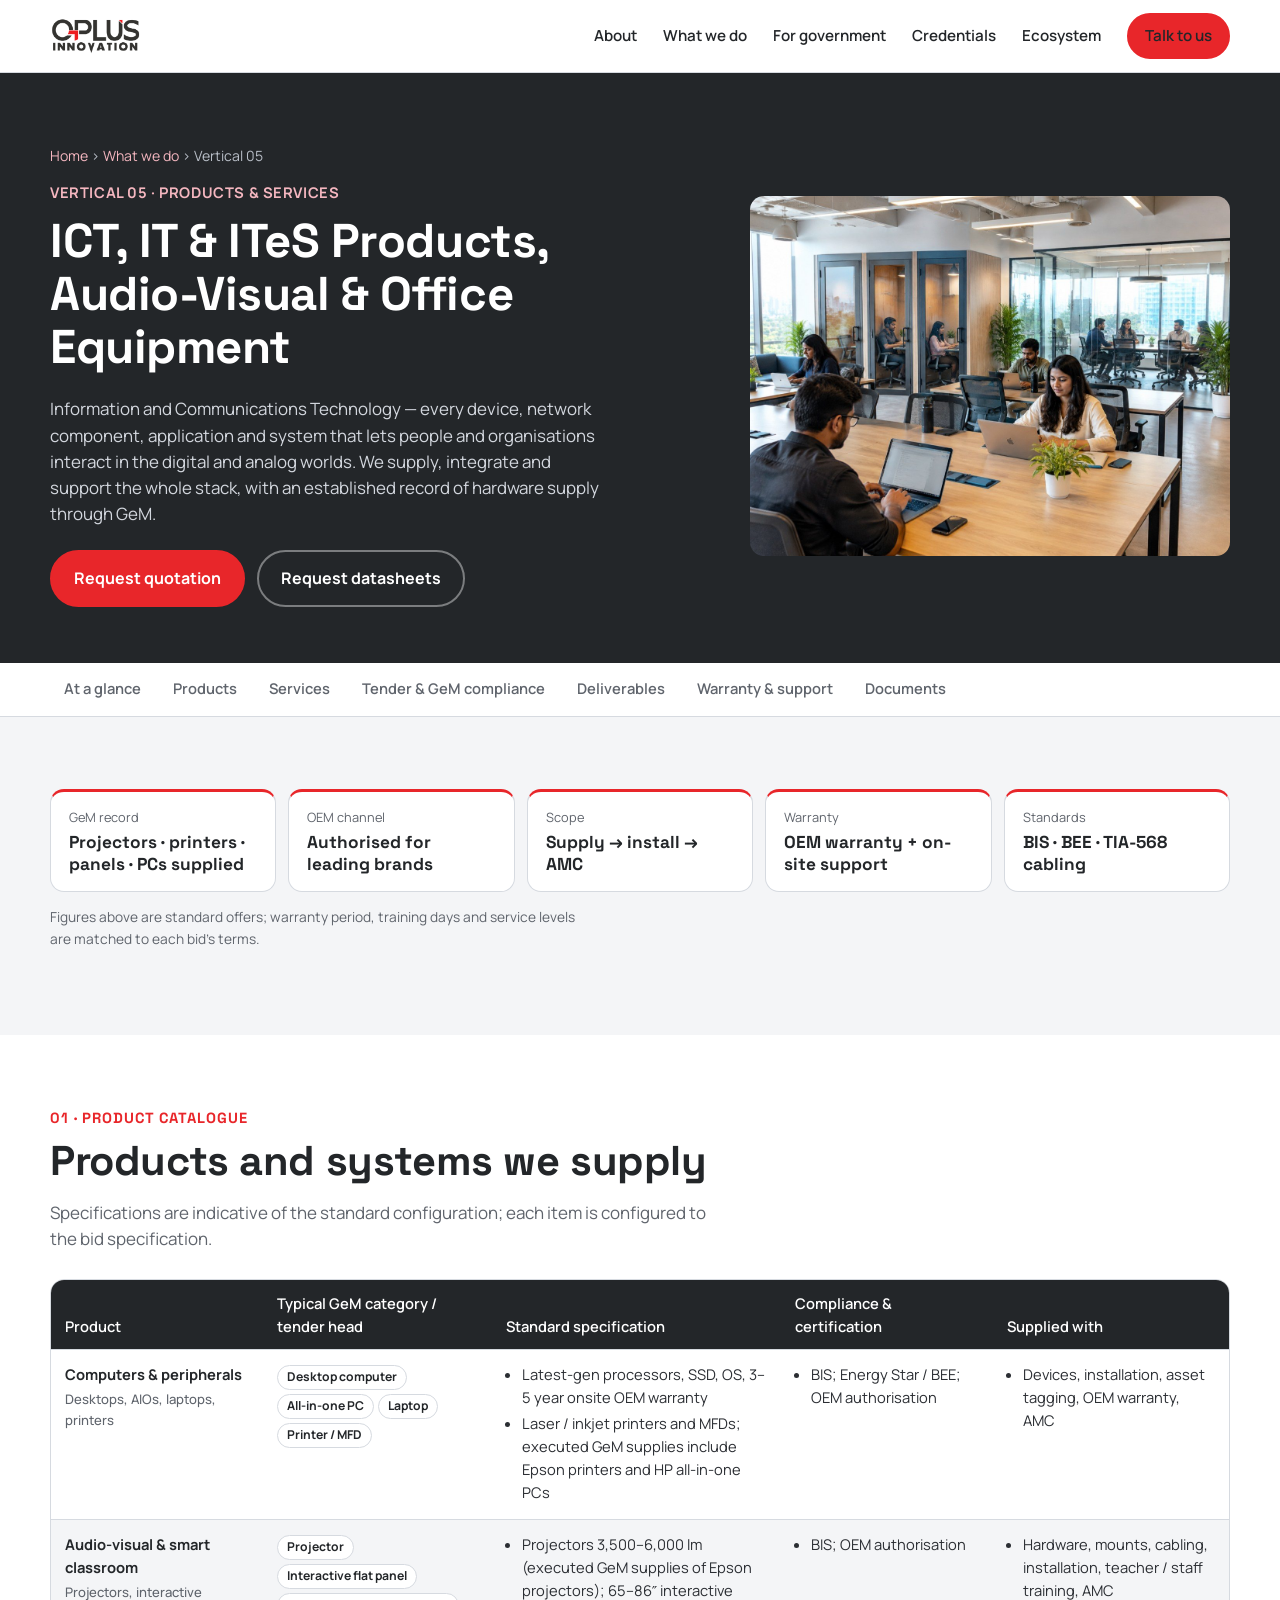
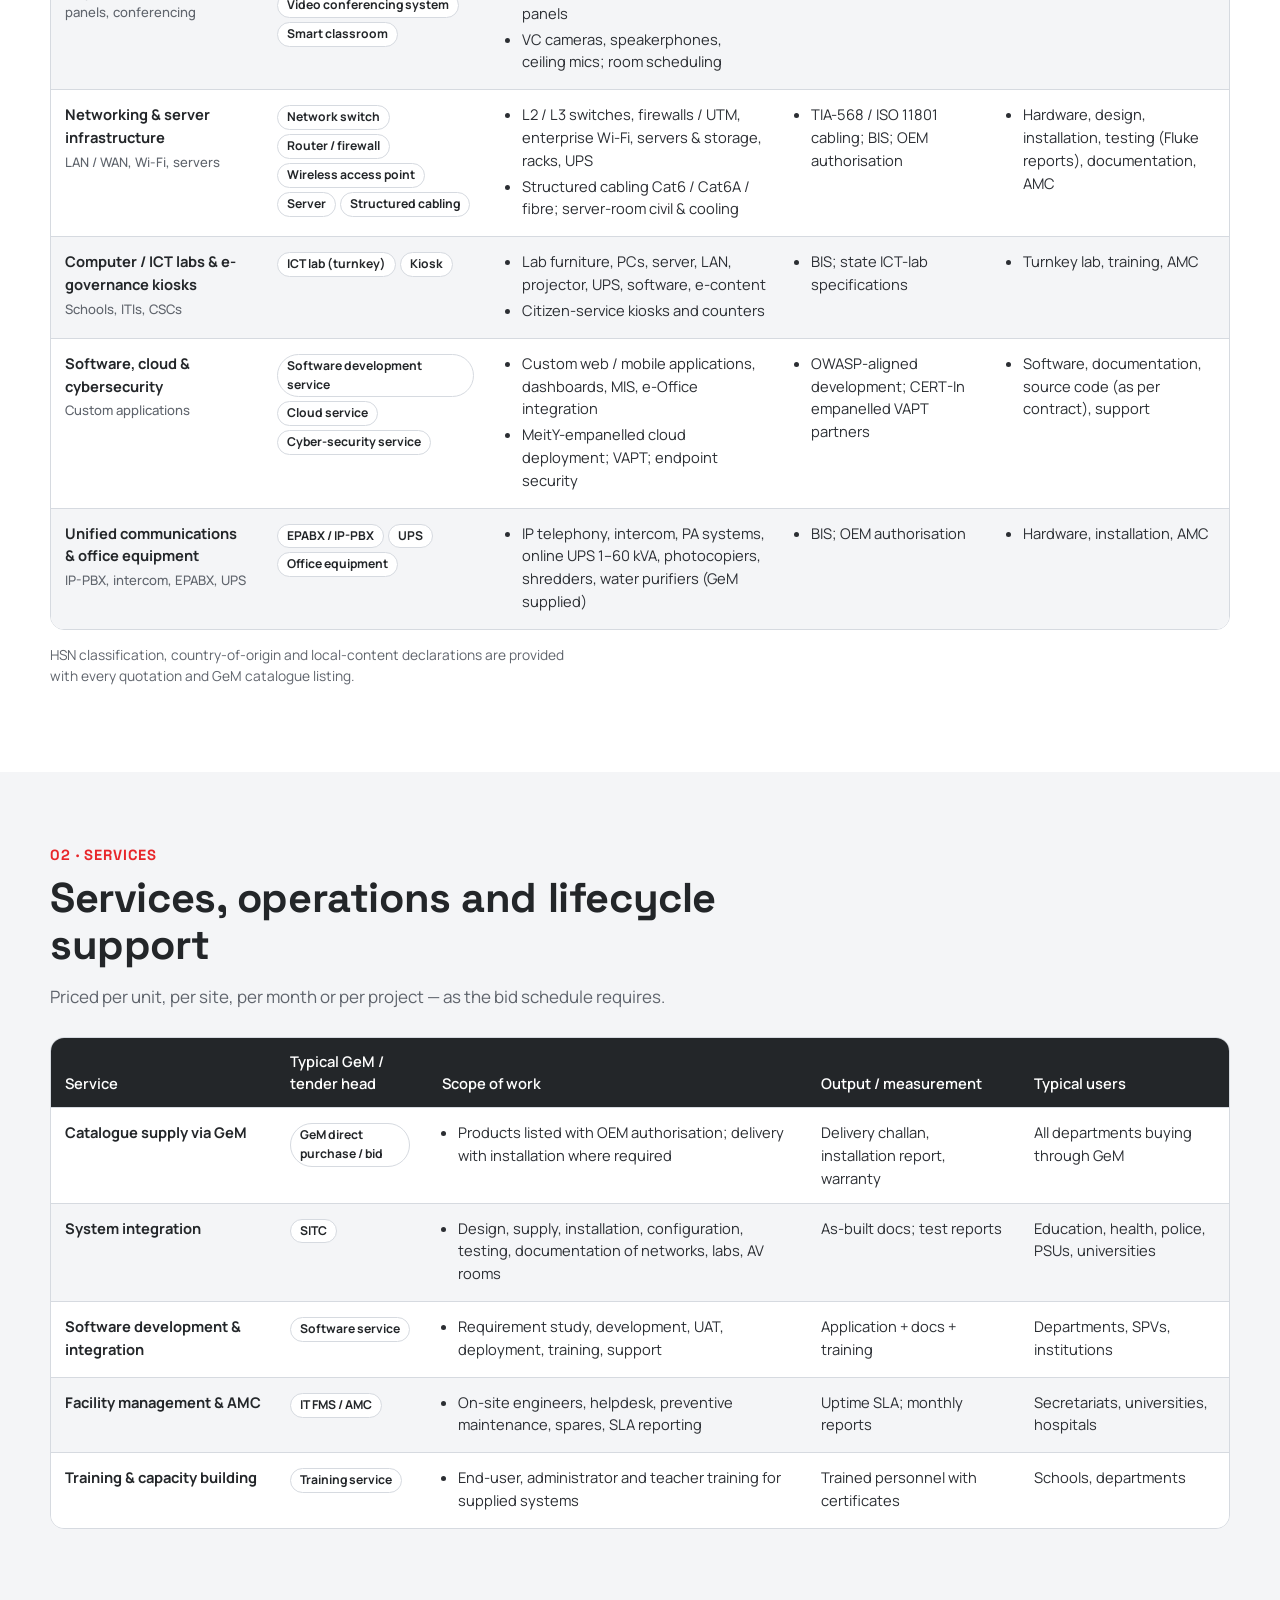
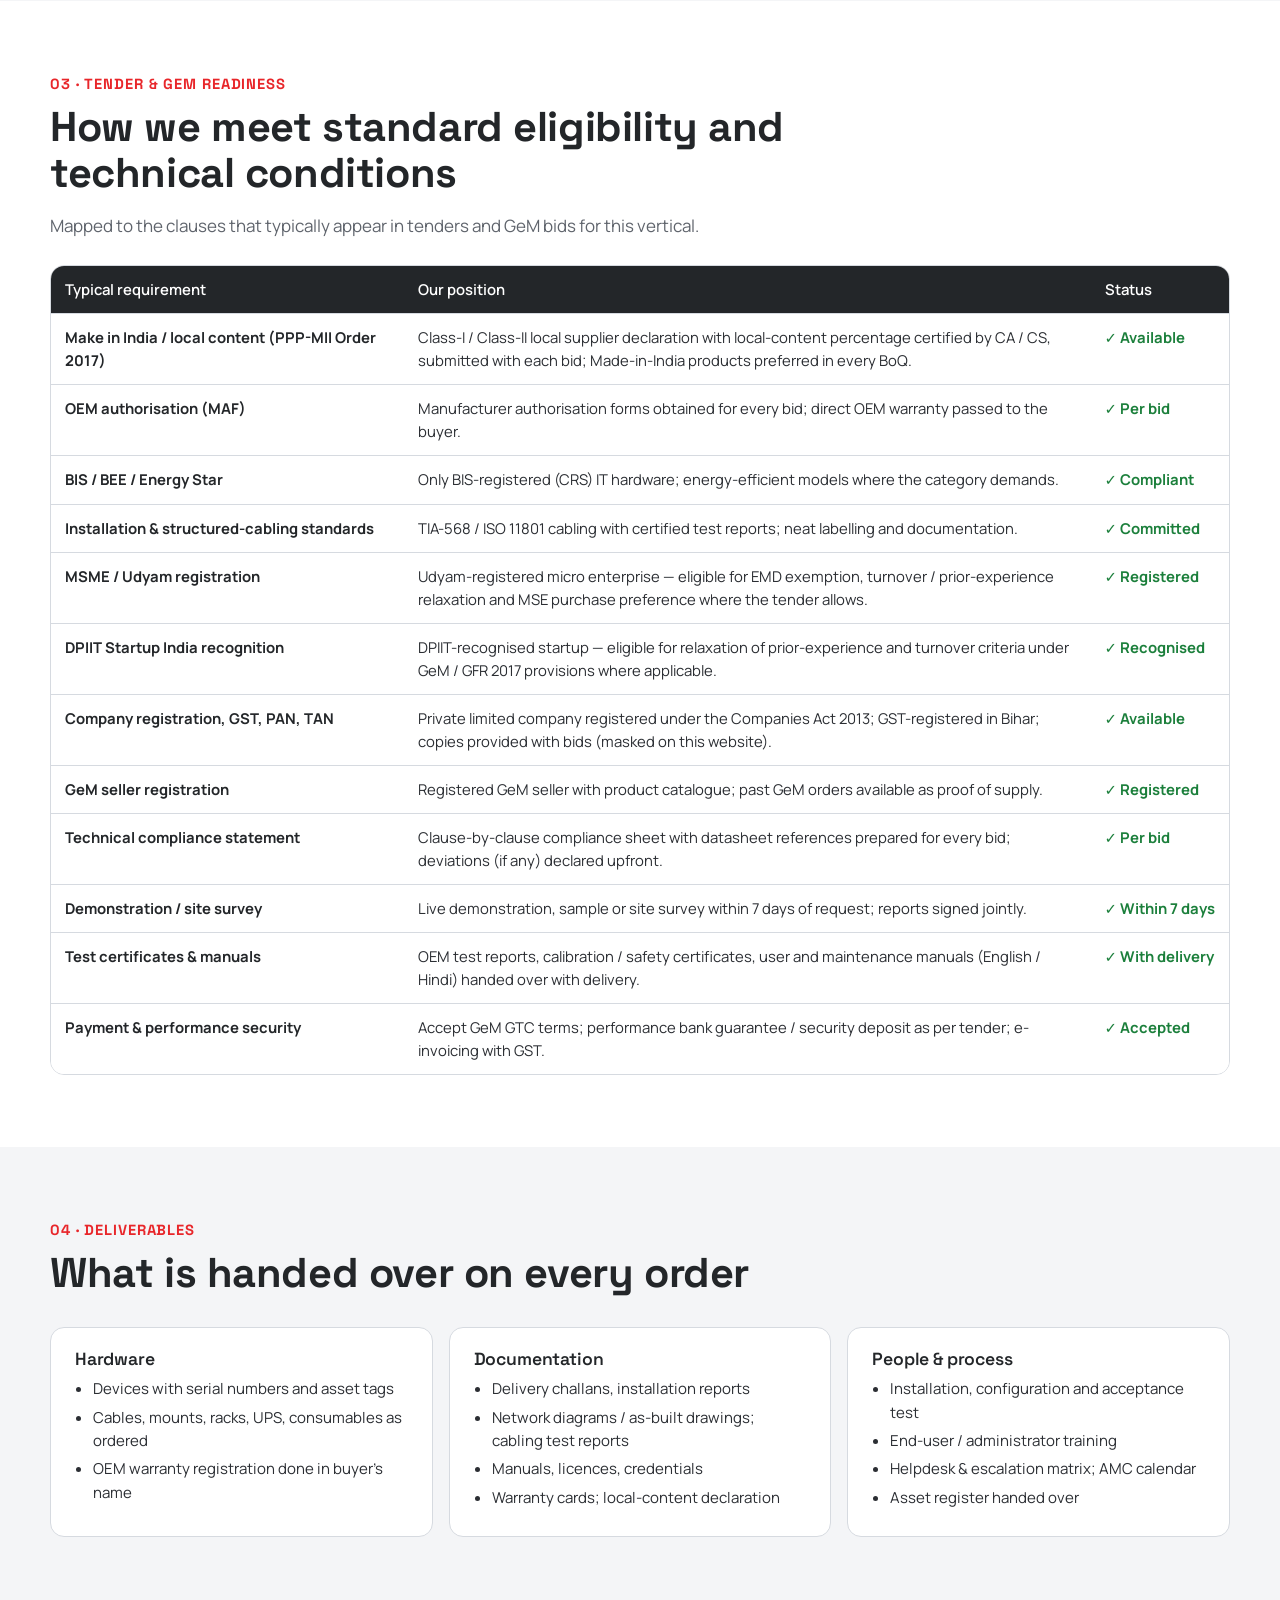
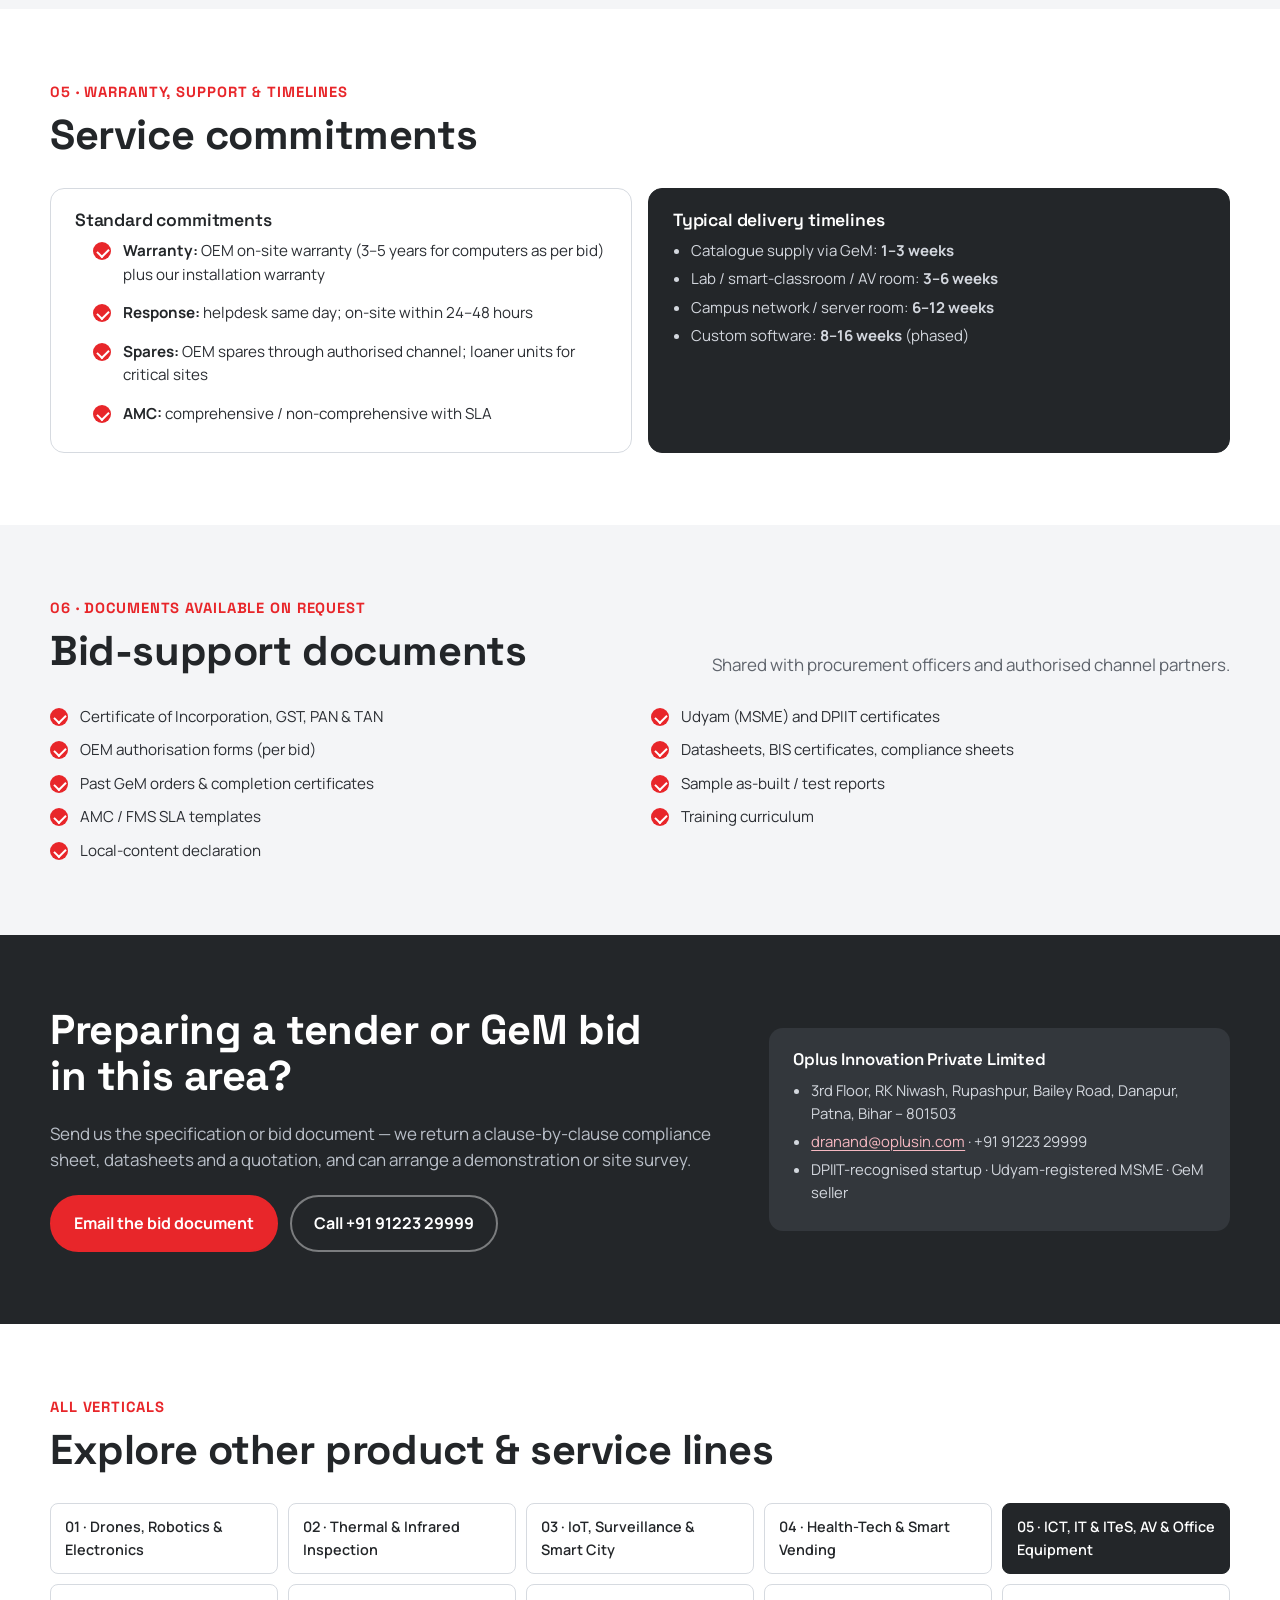
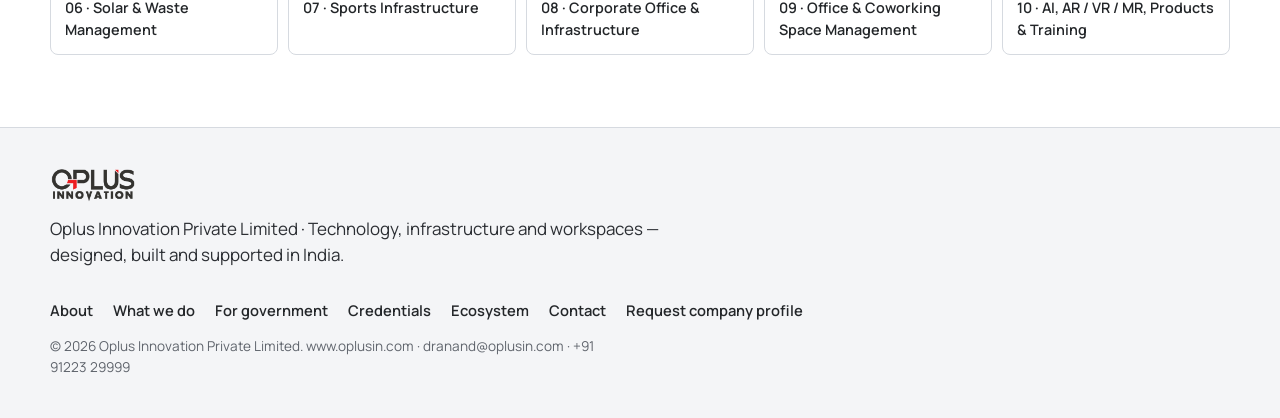
<file: verticals/ict.html>
<!doctype html>
<html lang="en">
<head>
<meta charset="utf-8">
<meta name="viewport" content="width=device-width, initial-scale=1">
<title>ICT, IT & ITeS Products, Audio-Visual & Office Equipment — Products & Services for Government Tenders | Oplus Innovation</title>
<meta name="description" content="Information and Communications Technology — every device, network component, application and system that lets people and organisations interact in the digital and analog worlds. We supply, integrate and support the whole stack, with an established record of hardware supply through GeM.">
<link rel="icon" href="../img/favicon.png" type="image/png">
<link rel="preconnect" href="https://fonts.googleapis.com">
<link rel="preconnect" href="https://fonts.gstatic.com" crossorigin>
<link href="https://fonts.googleapis.com/css2?family=Space+Grotesk:wght@500;600;700&family=Manrope:wght@400;500;600;700;800&display=swap" rel="stylesheet">
<link rel="stylesheet" href="../css/style.css">
<link rel="stylesheet" href="../css/vertical.css">
</head>
<body>

<a class="skip" href="#main">Skip to content</a>

<header class="nav" id="top">
  <div class="wrap nav__in">
    <a class="nav__brand" href="../index.html" aria-label="Oplus Innovation home"><img src="../img/oplus_logo.png" alt="Oplus Innovation"></a>
    <nav class="nav__links" id="navLinks" aria-label="Primary">
      <a href="../index.html#about">About</a>
      <a href="../index.html#verticals">What we do</a>
      <a href="../index.html#government">For government</a>
      <a href="../index.html#credentials">Credentials</a>
      <a href="../index.html#ecosystem">Ecosystem</a>
      <a href="../index.html#contact" class="btn btn--small">Talk to us</a>
    </nav>
    <button class="nav__toggle" id="navToggle" aria-expanded="false" aria-controls="navLinks" aria-label="Open menu"><span></span><span></span><span></span></button>
  </div>
</header>

<main id="main">

<section class="vhero">
  <div class="wrap vhero__grid">
    <div>
      <p class="vhero__crumb"><a href="../index.html">Home</a> › <a href="../index.html#verticals">What we do</a> › Vertical 05</p>
      <p class="vhero__kicker">Vertical 05 · Products &amp; services</p>
      <h1>ICT, IT &amp; ITeS Products, Audio-Visual &amp; Office Equipment</h1>
      <p class="vhero__lead">Information and Communications Technology — every device, network component, application and system that lets people and organisations interact in the digital and analog worlds. We supply, integrate and support the whole stack, with an established record of hardware supply through GeM.</p>
      <div class="vhero__cta">
        <a class="btn" href="mailto:dranand@oplusin.com?subject=Quotation%20request%20%E2%80%94%2005%20ICT,%20IT%20%26%20ITeS%20Products,%20Audio-Visual%20%26%20Office%20Equipment&amp;body=Department%20%2F%20organisation%3A%0ARequirement%20(product%20or%20service)%3A%0AQuantity%20%2F%20scope%3A%0ATender%20or%20GeM%20bid%20reference%20(if%20any)%3A%0AContact%20person%20and%20phone%3A">Request quotation</a>
        <a class="btn btn--ghost" href="mailto:dranand@oplusin.com?subject=Request%20for%20technical%20datasheets%20%E2%80%94%20Vertical%2005">Request datasheets</a>
      </div>
    </div>
    <figure class="vhero__media"><img src="../img/cowork.jpg" alt="Connected office with networked devices and conferencing"></figure>
  </div>
</section>

<nav class="vnav" aria-label="On this page">
  <div class="wrap vnav__in">
    <a href="#glance">At a glance</a>
    <a href="#products">Products</a>
    <a href="#services">Services</a>
    <a href="#tender">Tender &amp; GeM compliance</a>
    <a href="#deliverables">Deliverables</a>
    <a href="#support">Warranty &amp; support</a>
    <a href="#documents">Documents</a>
  </div>
</nav>

<section class="vsec vsec--tint" id="glance">
  <div class="wrap">
    <ul class="vfacts"><li><span>GeM record</span><b>Projectors · printers · panels · PCs supplied</b></li><li><span>OEM channel</span><b>Authorised for leading brands</b></li><li><span>Scope</span><b>Supply → install → AMC</b></li><li><span>Warranty</span><b>OEM warranty + on-site support</b></li><li><span>Standards</span><b>BIS · BEE · TIA-568 cabling</b></li></ul>
    <p class="fine">Figures above are standard offers; warranty period, training days and service levels are matched to each bid's terms.</p>
  </div>
</section>

<section class="vsec" id="products">
  <div class="wrap">
    <div class="vsec__head">
      <div><span class="vsec__num">01 · Product catalogue</span><h2>Products and systems we supply</h2></div>
      <p>Specifications are indicative of the standard configuration; each item is configured to the bid specification.</p>
    </div>
    <div class="table-wrap">
      <table class="spec">
        <thead><tr><th>Product</th><th>Typical GeM category / tender head</th><th>Standard specification</th><th>Compliance &amp; certification</th><th>Supplied with</th></tr></thead>
        <tbody>
          <tr>
            <td>Computers & peripherals<small>Desktops, AIOs, laptops, printers</small></td>
            <td><span class="tag">Desktop computer</span><span class="tag">All-in-one PC</span><span class="tag">Laptop</span><span class="tag">Printer / MFD</span></td>
            <td><ul><li>Latest-gen processors, SSD, OS, 3–5 year onsite OEM warranty</li><li>Laser / inkjet printers and MFDs; executed GeM supplies include Epson printers and HP all-in-one PCs</li></ul></td>
            <td><ul><li>BIS; Energy Star / BEE; OEM authorisation</li></ul></td>
            <td><ul><li>Devices, installation, asset tagging, OEM warranty, AMC</li></ul></td>
          </tr>
          <tr>
            <td>Audio-visual & smart classroom<small>Projectors, interactive panels, conferencing</small></td>
            <td><span class="tag">Projector</span><span class="tag">Interactive flat panel</span><span class="tag">Video conferencing system</span><span class="tag">Smart classroom</span></td>
            <td><ul><li>Projectors 3,500–6,000 lm (executed GeM supplies of Epson projectors); 65–86″ interactive panels</li><li>VC cameras, speakerphones, ceiling mics; room scheduling</li></ul></td>
            <td><ul><li>BIS; OEM authorisation</li></ul></td>
            <td><ul><li>Hardware, mounts, cabling, installation, teacher / staff training, AMC</li></ul></td>
          </tr>
          <tr>
            <td>Networking & server infrastructure<small>LAN / WAN, Wi-Fi, servers</small></td>
            <td><span class="tag">Network switch</span><span class="tag">Router / firewall</span><span class="tag">Wireless access point</span><span class="tag">Server</span><span class="tag">Structured cabling</span></td>
            <td><ul><li>L2 / L3 switches, firewalls / UTM, enterprise Wi-Fi, servers & storage, racks, UPS</li><li>Structured cabling Cat6 / Cat6A / fibre; server-room civil & cooling</li></ul></td>
            <td><ul><li>TIA-568 / ISO 11801 cabling; BIS; OEM authorisation</li></ul></td>
            <td><ul><li>Hardware, design, installation, testing (Fluke reports), documentation, AMC</li></ul></td>
          </tr>
          <tr>
            <td>Computer / ICT labs & e-governance kiosks<small>Schools, ITIs, CSCs</small></td>
            <td><span class="tag">ICT lab (turnkey)</span><span class="tag">Kiosk</span></td>
            <td><ul><li>Lab furniture, PCs, server, LAN, projector, UPS, software, e-content</li><li>Citizen-service kiosks and counters</li></ul></td>
            <td><ul><li>BIS; state ICT-lab specifications</li></ul></td>
            <td><ul><li>Turnkey lab, training, AMC</li></ul></td>
          </tr>
          <tr>
            <td>Software, cloud & cybersecurity<small>Custom applications</small></td>
            <td><span class="tag">Software development service</span><span class="tag">Cloud service</span><span class="tag">Cyber-security service</span></td>
            <td><ul><li>Custom web / mobile applications, dashboards, MIS, e-Office integration</li><li>MeitY-empanelled cloud deployment; VAPT; endpoint security</li></ul></td>
            <td><ul><li>OWASP-aligned development; CERT-In empanelled VAPT partners</li></ul></td>
            <td><ul><li>Software, documentation, source code (as per contract), support</li></ul></td>
          </tr>
          <tr>
            <td>Unified communications & office equipment<small>IP-PBX, intercom, EPABX, UPS</small></td>
            <td><span class="tag">EPABX / IP-PBX</span><span class="tag">UPS</span><span class="tag">Office equipment</span></td>
            <td><ul><li>IP telephony, intercom, PA systems, online UPS 1–60 kVA, photocopiers, shredders, water purifiers (GeM supplied)</li></ul></td>
            <td><ul><li>BIS; OEM authorisation</li></ul></td>
            <td><ul><li>Hardware, installation, AMC</li></ul></td>
          </tr>
        </tbody>
      </table>
    </div>
    <p class="fine">HSN classification, country-of-origin and local-content declarations are provided with every quotation and GeM catalogue listing.</p>
  </div>
</section>

<section class="vsec vsec--tint" id="services">
  <div class="wrap">
    <div class="vsec__head">
      <div><span class="vsec__num">02 · Services</span><h2>Services, operations and lifecycle support</h2></div>
      <p>Priced per unit, per site, per month or per project — as the bid schedule requires.</p>
    </div>
    <div class="table-wrap">
      <table class="spec">
        <thead><tr><th>Service</th><th>Typical GeM / tender head</th><th>Scope of work</th><th>Output / measurement</th><th>Typical users</th></tr></thead>
        <tbody>
          <tr>
            <td>Catalogue supply via GeM</td>
            <td><span class="tag">GeM direct purchase / bid</span></td>
            <td><ul><li>Products listed with OEM authorisation; delivery with installation where required</li></ul></td>
            <td>Delivery challan, installation report, warranty</td>
            <td>All departments buying through GeM</td>
          </tr>
          <tr>
            <td>System integration</td>
            <td><span class="tag">SITC</span></td>
            <td><ul><li>Design, supply, installation, configuration, testing, documentation of networks, labs, AV rooms</li></ul></td>
            <td>As-built docs; test reports</td>
            <td>Education, health, police, PSUs, universities</td>
          </tr>
          <tr>
            <td>Software development & integration</td>
            <td><span class="tag">Software service</span></td>
            <td><ul><li>Requirement study, development, UAT, deployment, training, support</li></ul></td>
            <td>Application + docs + training</td>
            <td>Departments, SPVs, institutions</td>
          </tr>
          <tr>
            <td>Facility management & AMC</td>
            <td><span class="tag">IT FMS / AMC</span></td>
            <td><ul><li>On-site engineers, helpdesk, preventive maintenance, spares, SLA reporting</li></ul></td>
            <td>Uptime SLA; monthly reports</td>
            <td>Secretariats, universities, hospitals</td>
          </tr>
          <tr>
            <td>Training & capacity building</td>
            <td><span class="tag">Training service</span></td>
            <td><ul><li>End-user, administrator and teacher training for supplied systems</li></ul></td>
            <td>Trained personnel with certificates</td>
            <td>Schools, departments</td>
          </tr>
        </tbody>
      </table>
    </div>
  </div>
</section>

<section class="vsec" id="tender">
  <div class="wrap">
    <div class="vsec__head">
      <div><span class="vsec__num">03 · Tender &amp; GeM readiness</span><h2>How we meet standard eligibility and technical conditions</h2></div>
      <p>Mapped to the clauses that typically appear in tenders and GeM bids for this vertical.</p>
    </div>
    <div class="table-wrap">
      <table class="comply">
        <thead><tr><th>Typical requirement</th><th>Our position</th><th>Status</th></tr></thead>
        <tbody><tr><td>Make in India / local content (PPP-MII Order 2017)</td><td>Class-I / Class-II local supplier declaration with local-content percentage certified by CA / CS, submitted with each bid; Made-in-India products preferred in every BoQ.</td><td class="ok">✓ Available</td></tr><tr><td>OEM authorisation (MAF)</td><td>Manufacturer authorisation forms obtained for every bid; direct OEM warranty passed to the buyer.</td><td class="ok">✓ Per bid</td></tr><tr><td>BIS / BEE / Energy Star</td><td>Only BIS-registered (CRS) IT hardware; energy-efficient models where the category demands.</td><td class="ok">✓ Compliant</td></tr><tr><td>Installation & structured-cabling standards</td><td>TIA-568 / ISO 11801 cabling with certified test reports; neat labelling and documentation.</td><td class="ok">✓ Committed</td></tr><tr><td>MSME / Udyam registration</td><td>Udyam-registered micro enterprise — eligible for EMD exemption, turnover / prior-experience relaxation and MSE purchase preference where the tender allows.</td><td class="ok">✓ Registered</td></tr><tr><td>DPIIT Startup India recognition</td><td>DPIIT-recognised startup — eligible for relaxation of prior-experience and turnover criteria under GeM / GFR 2017 provisions where applicable.</td><td class="ok">✓ Recognised</td></tr><tr><td>Company registration, GST, PAN, TAN</td><td>Private limited company registered under the Companies Act 2013; GST-registered in Bihar; copies provided with bids (masked on this website).</td><td class="ok">✓ Available</td></tr><tr><td>GeM seller registration</td><td>Registered GeM seller with product catalogue; past GeM orders available as proof of supply.</td><td class="ok">✓ Registered</td></tr><tr><td>Technical compliance statement</td><td>Clause-by-clause compliance sheet with datasheet references prepared for every bid; deviations (if any) declared upfront.</td><td class="ok">✓ Per bid</td></tr><tr><td>Demonstration / site survey</td><td>Live demonstration, sample or site survey within 7 days of request; reports signed jointly.</td><td class="ok">✓ Within 7 days</td></tr><tr><td>Test certificates & manuals</td><td>OEM test reports, calibration / safety certificates, user and maintenance manuals (English / Hindi) handed over with delivery.</td><td class="ok">✓ With delivery</td></tr><tr><td>Payment & performance security</td><td>Accept GeM GTC terms; performance bank guarantee / security deposit as per tender; e-invoicing with GST.</td><td class="ok">✓ Accepted</td></tr></tbody>
      </table>
    </div>
  </div>
</section>

<section class="vsec vsec--tint" id="deliverables">
  <div class="wrap">
    <div class="vsec__head"><div><span class="vsec__num">04 · Deliverables</span><h2>What is handed over on every order</h2></div></div>
    <div class="grid3"><div class="card"><h3>Hardware</h3><ul><li>Devices with serial numbers and asset tags</li><li>Cables, mounts, racks, UPS, consumables as ordered</li><li>OEM warranty registration done in buyer's name</li></ul></div><div class="card"><h3>Documentation</h3><ul><li>Delivery challans, installation reports</li><li>Network diagrams / as-built drawings; cabling test reports</li><li>Manuals, licences, credentials</li><li>Warranty cards; local-content declaration</li></ul></div><div class="card"><h3>People & process</h3><ul><li>Installation, configuration and acceptance test</li><li>End-user / administrator training</li><li>Helpdesk & escalation matrix; AMC calendar</li><li>Asset register handed over</li></ul></div></div>
  </div>
</section>

<section class="vsec" id="support">
  <div class="wrap">
    <div class="vsec__head"><div><span class="vsec__num">05 · Warranty, support &amp; timelines</span><h2>Service commitments</h2></div></div>
    <div class="grid2">
      <div class="card"><h3>Standard commitments</h3><ul class="check" style="grid-template-columns:1fr"><li><b>Warranty:</b> OEM on-site warranty (3–5 years for computers as per bid) plus our installation warranty</li><li><b>Response:</b> helpdesk same day; on-site within 24–48 hours</li><li><b>Spares:</b> OEM spares through authorised channel; loaner units for critical sites</li><li><b>AMC:</b> comprehensive / non-comprehensive with SLA</li></ul></div>
      <div class="card card--dark"><h3>Typical delivery timelines</h3><ul><li>Catalogue supply via GeM: <b>1–3 weeks</b></li><li>Lab / smart-classroom / AV room: <b>3–6 weeks</b></li><li>Campus network / server room: <b>6–12 weeks</b></li><li>Custom software: <b>8–16 weeks</b> (phased)</li></ul></div>
    </div>
  </div>
</section>

<section class="vsec vsec--tint" id="documents">
  <div class="wrap">
    <div class="vsec__head">
      <div><span class="vsec__num">06 · Documents available on request</span><h2>Bid-support documents</h2></div>
      <p>Shared with procurement officers and authorised channel partners.</p>
    </div>
    <ul class="check"><li>Certificate of Incorporation, GST, PAN & TAN</li><li>Udyam (MSME) and DPIIT certificates</li><li>OEM authorisation forms (per bid)</li><li>Datasheets, BIS certificates, compliance sheets</li><li>Past GeM orders & completion certificates</li><li>Sample as-built / test reports</li><li>AMC / FMS SLA templates</li><li>Training curriculum</li><li>Local-content declaration</li></ul>
  </div>
</section>

<section class="vsec vcta">
  <div class="wrap vcta__in">
    <div>
      <h2>Preparing a tender or GeM bid in this area?</h2>
      <p>Send us the specification or bid document — we return a clause-by-clause compliance sheet, datasheets and a quotation, and can arrange a demonstration or site survey.</p>
      <div class="vhero__cta">
        <a class="btn" href="mailto:dranand@oplusin.com?subject=ICT%20%2F%20IT%20hardware%20tender%20or%20GeM%20bid%20support">Email the bid document</a>
        <a class="btn btn--ghost" href="tel:+919122329999">Call +91 91223 29999</a>
      </div>
    </div>
    <div class="vcta__box">
      <h3>Oplus Innovation Private Limited</h3>
      <ul>
        <li>3rd Floor, RK Niwash, Rupashpur, Bailey Road, Danapur, Patna, Bihar – 801503</li>
        <li><a href="mailto:dranand@oplusin.com">dranand@oplusin.com</a> · +91 91223 29999</li>
        <li>DPIIT-recognised startup · Udyam-registered MSME · GeM seller</li>
      </ul>
    </div>
  </div>
</section>

<section class="vsec">
  <div class="wrap">
    <div class="vsec__head"><div><span class="vsec__num">All verticals</span><h2>Explore other product &amp; service lines</h2></div></div>
    <div class="vmore"><a href="drones-robotics.html">01 · Drones, Robotics &amp; Electronics</a><a href="thermal-inspection.html">02 · Thermal &amp; Infrared Inspection</a><a href="iot-surveillance.html">03 · IoT, Surveillance &amp; Smart City</a><a href="health-tech.html">04 · Health-Tech &amp; Smart Vending</a><a href="ict.html" class="is-current">05 · ICT, IT &amp; ITeS, AV &amp; Office Equipment</a><a href="solar-waste.html">06 · Solar &amp; Waste Management</a><a href="sports-infrastructure.html">07 · Sports Infrastructure</a><a href="corporate-office.html">08 · Corporate Office &amp; Infrastructure</a><a href="office-space-management.html">09 · Office &amp; Coworking Space Management</a><a href="ai-ar-vr.html">10 · AI, AR / VR / MR, Products &amp; Training</a></div>
  </div>
</section>

</main>

<footer class="footer">
  <div class="wrap footer__in">
    <img src="../img/oplus_logo.png" alt="Oplus Innovation" class="footer__logo">
    <p>Oplus Innovation Private Limited · Technology, infrastructure and workspaces — designed, built and supported in India.</p>
    <nav aria-label="Footer">
      <a href="../index.html#about">About</a><a href="../index.html#verticals">What we do</a><a href="../index.html#government">For government</a><a href="../index.html#credentials">Credentials</a><a href="../index.html#ecosystem">Ecosystem</a><a href="../index.html#contact">Contact</a>
      <a href="mailto:dranand@oplusin.com?subject=Request%20for%20Oplus%20Innovation%20company%20profile">Request company profile</a>
    </nav>
    <p class="footer__fine">© <span id="year"></span> Oplus Innovation Private Limited. www.oplusin.com · dranand@oplusin.com · +91 91223 29999</p>
  </div>
</footer>

<script src="../js/main.js"></script>
</body>
</html>
</file>
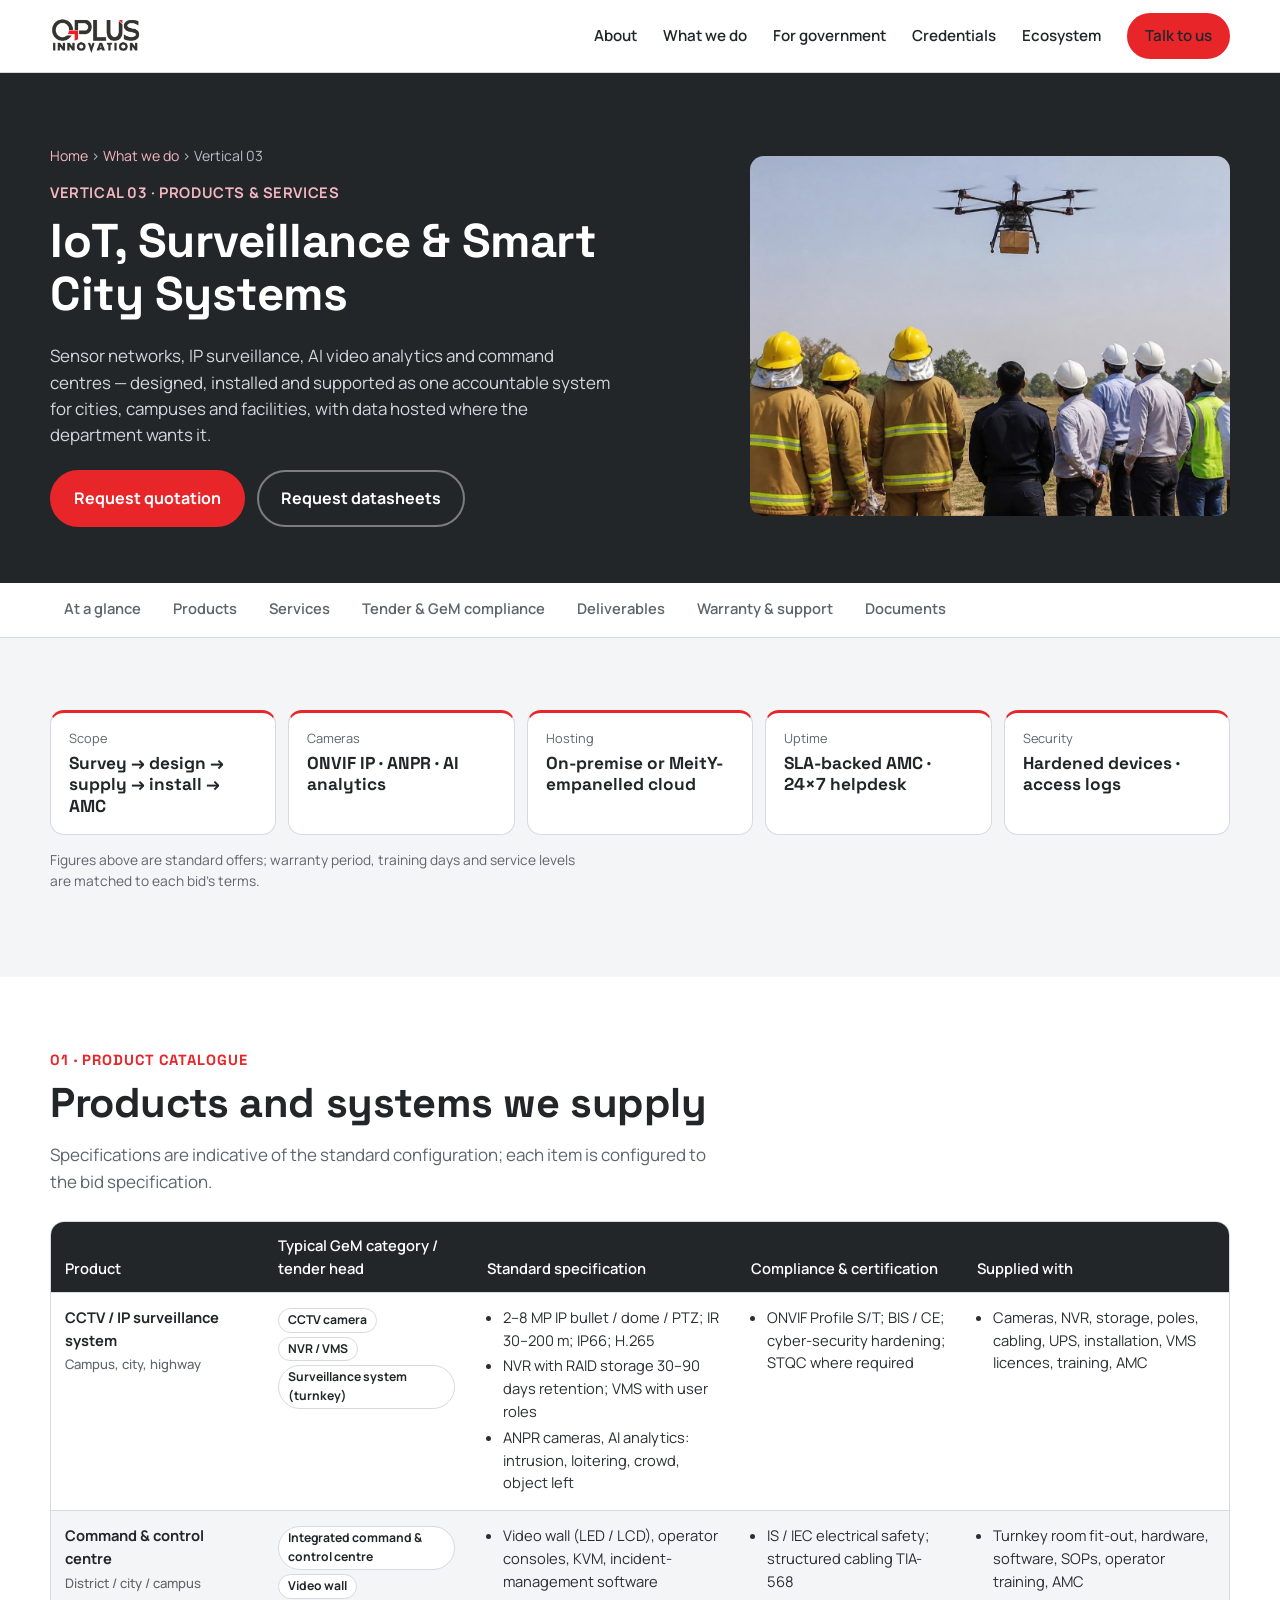
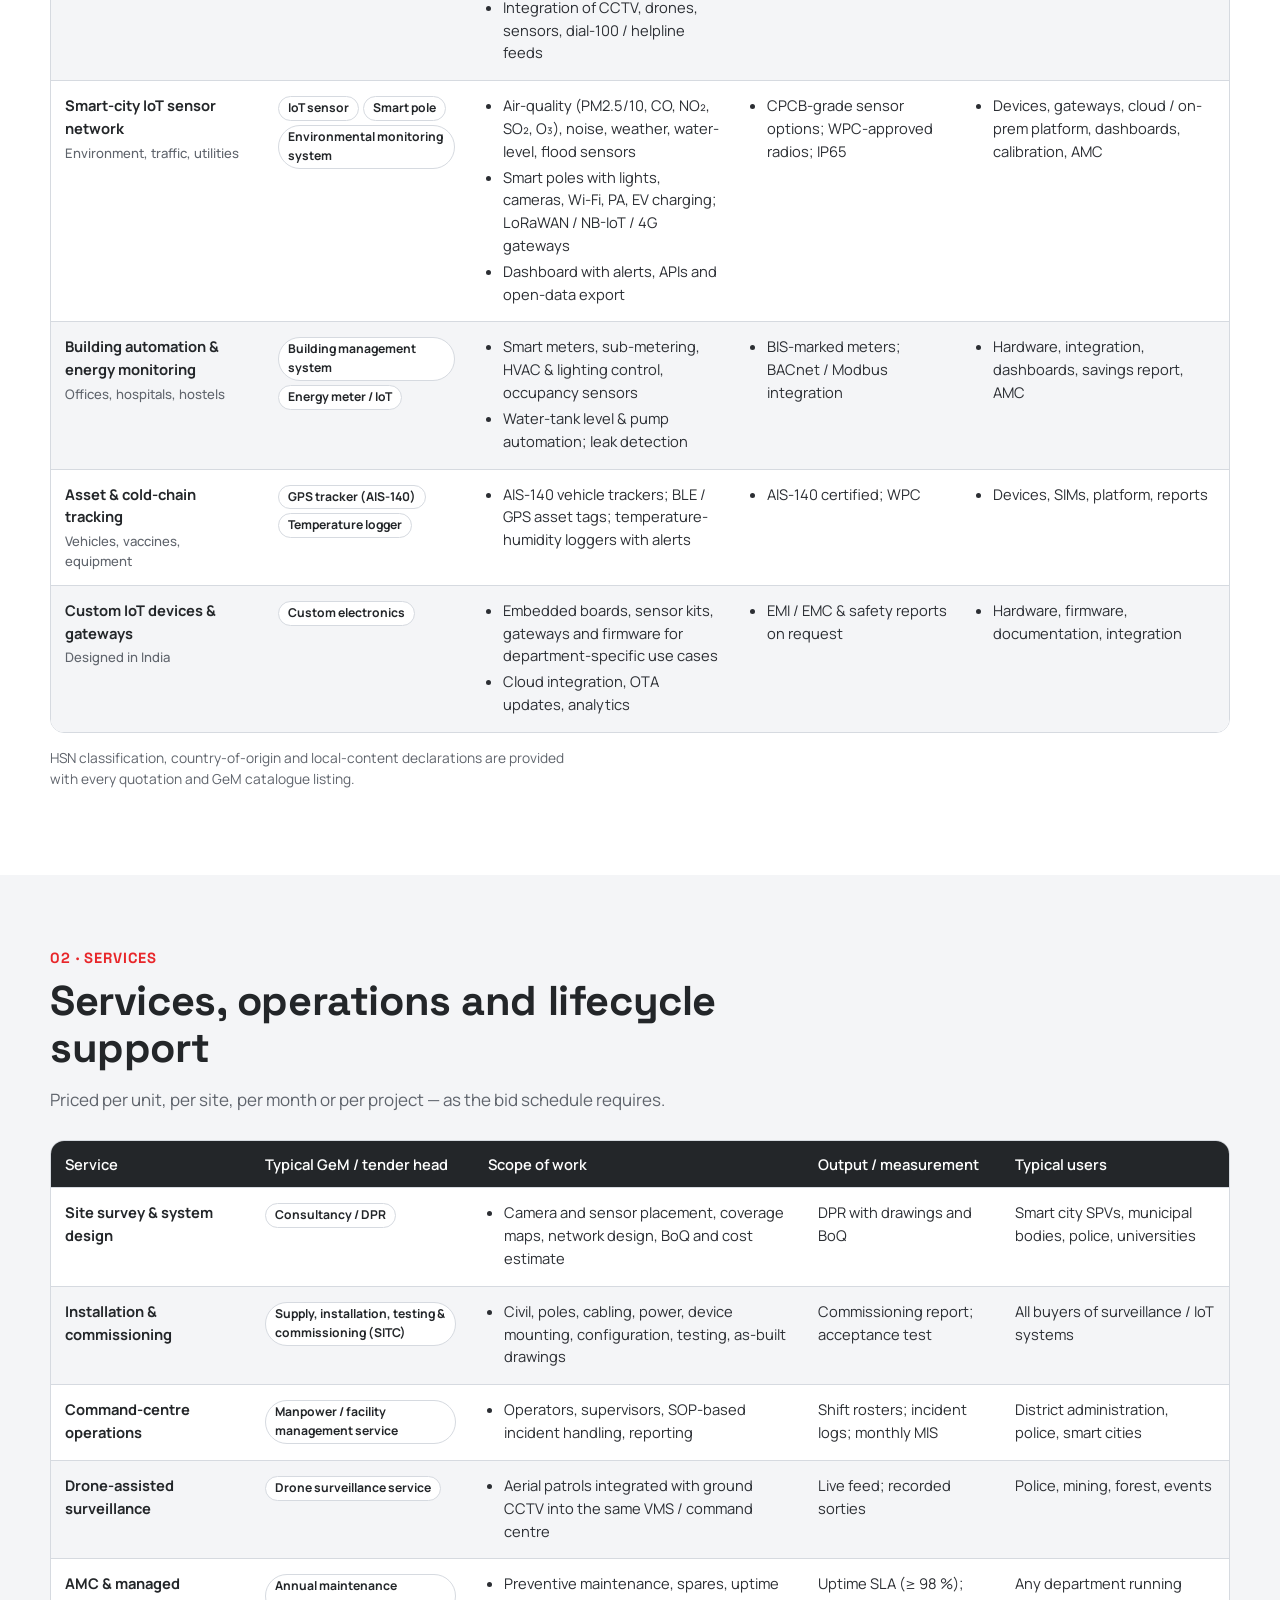
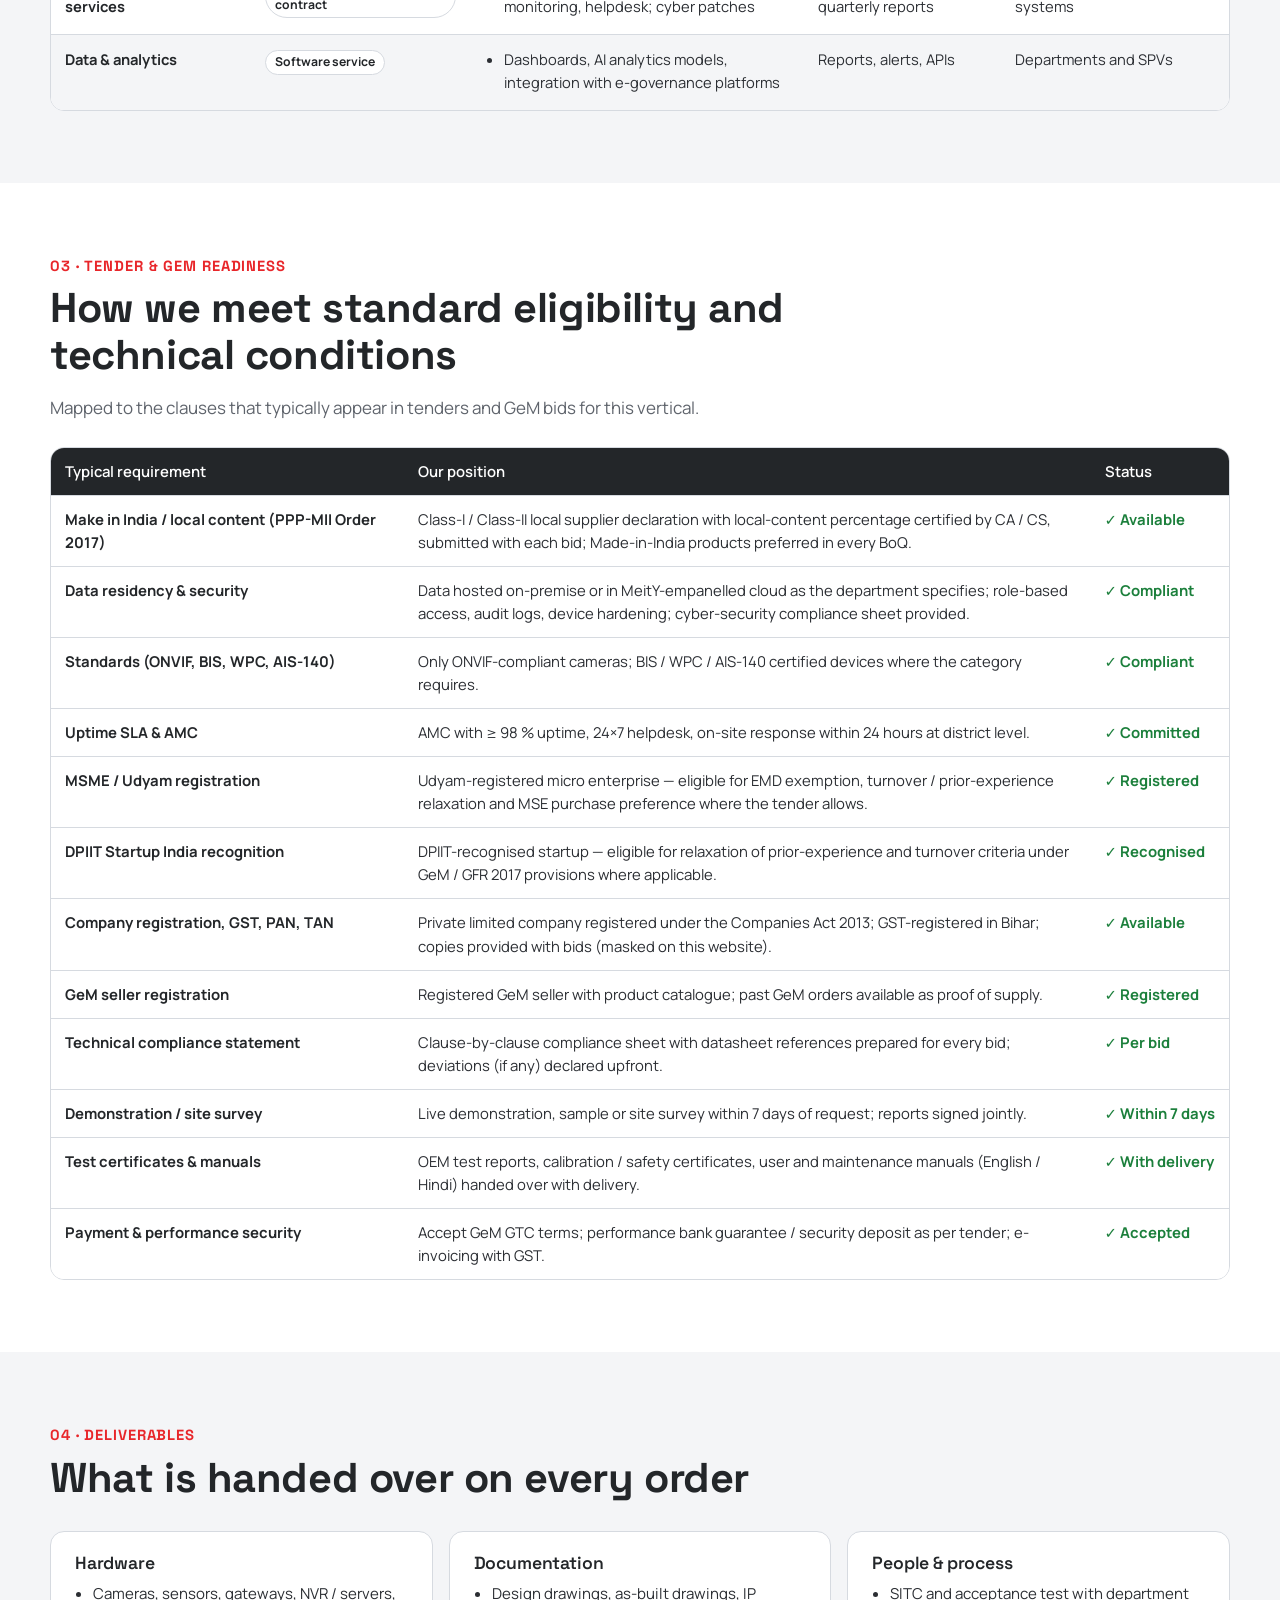
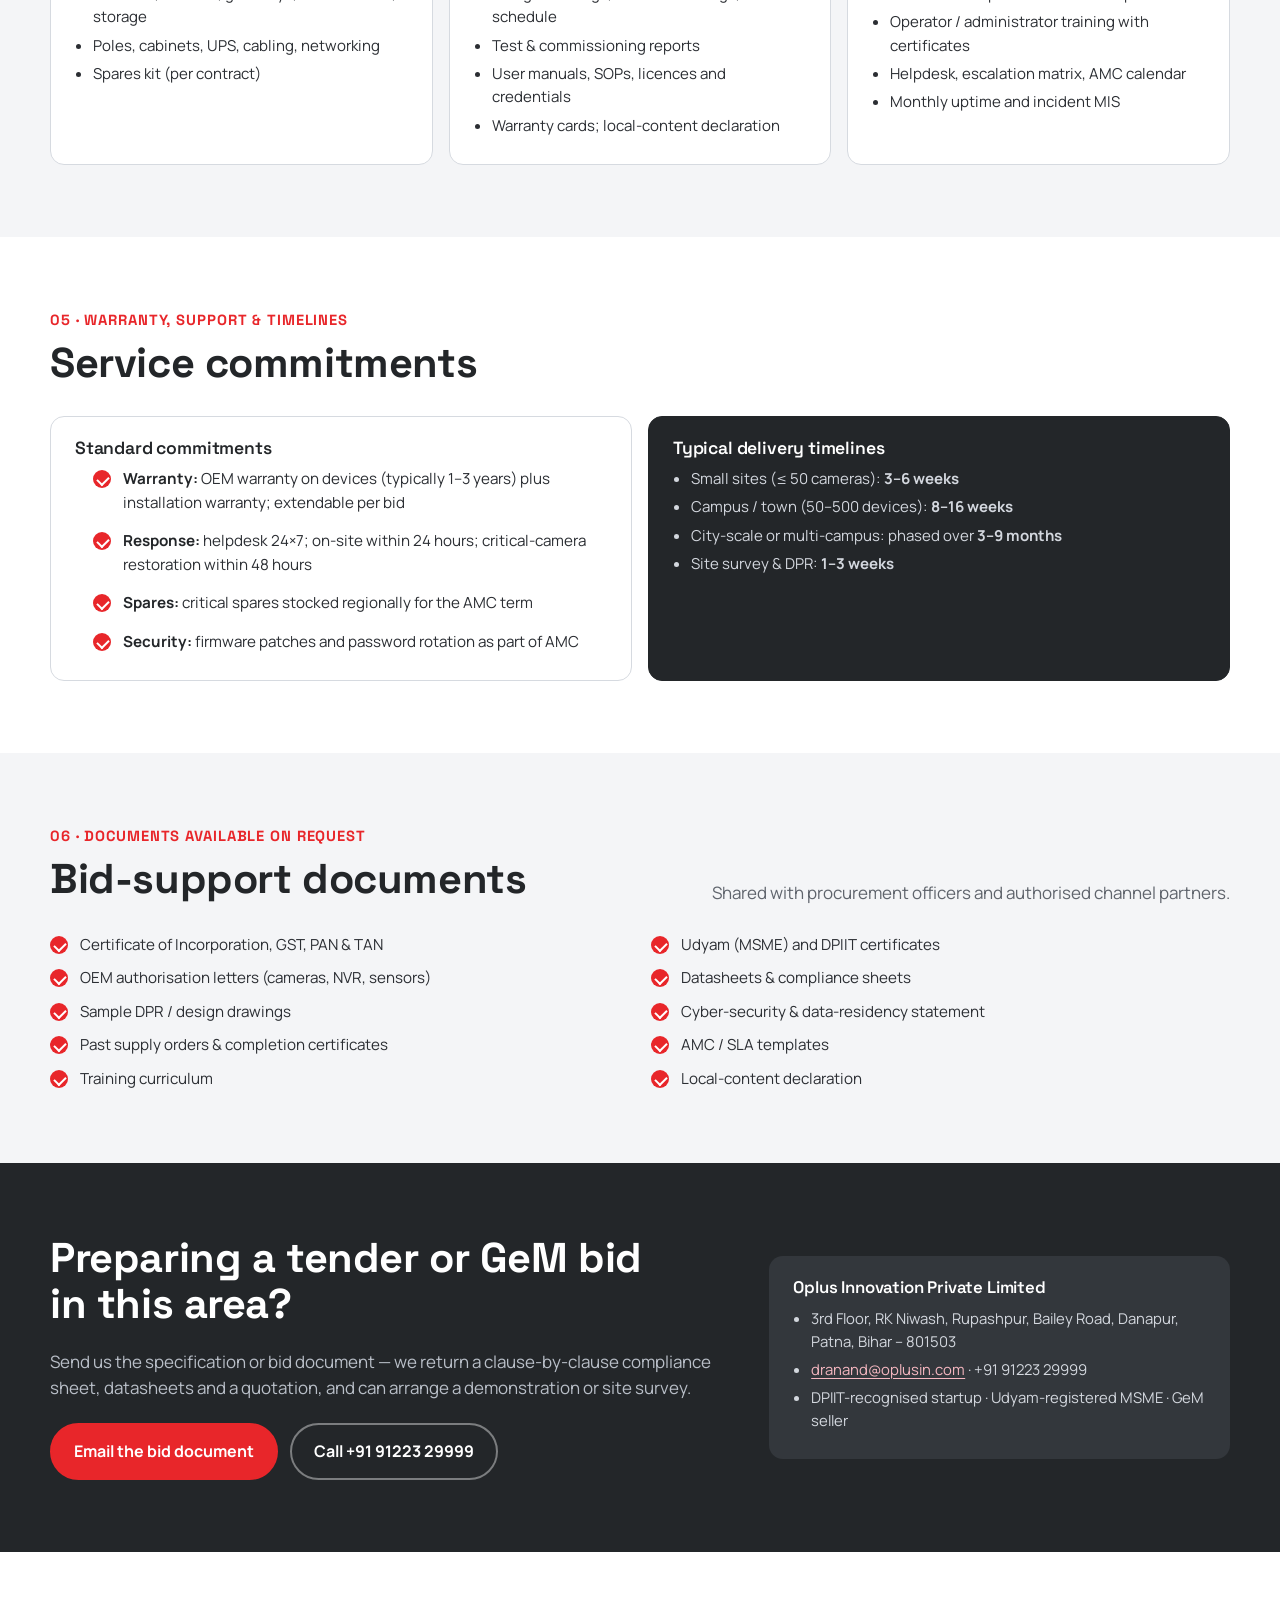
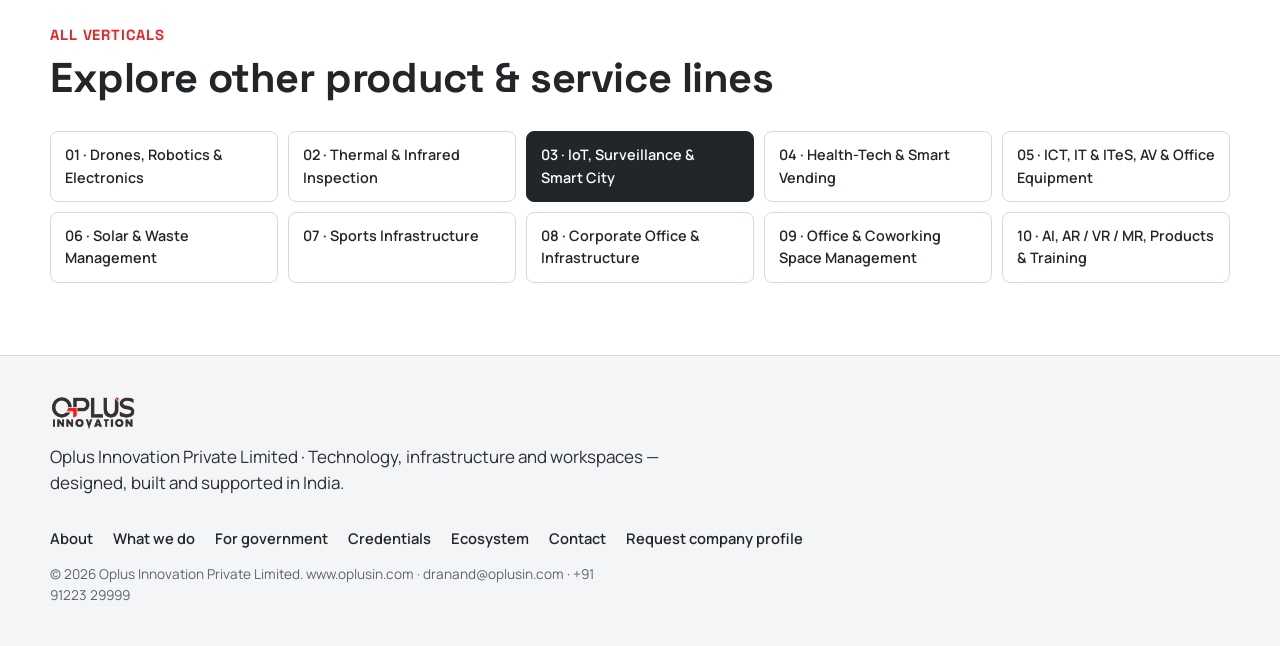
<file: verticals/iot-surveillance.html>
<!doctype html>
<html lang="en">
<head>
<meta charset="utf-8">
<meta name="viewport" content="width=device-width, initial-scale=1">
<title>IoT, Surveillance & Smart City Systems — Products & Services for Government Tenders | Oplus Innovation</title>
<meta name="description" content="Sensor networks, IP surveillance, AI video analytics and command centres — designed, installed and supported as one accountable system for cities, campuses and facilities, with data hosted where the department wants it.">
<link rel="icon" href="../img/favicon.png" type="image/png">
<link rel="preconnect" href="https://fonts.googleapis.com">
<link rel="preconnect" href="https://fonts.gstatic.com" crossorigin>
<link href="https://fonts.googleapis.com/css2?family=Space+Grotesk:wght@500;600;700&family=Manrope:wght@400;500;600;700;800&display=swap" rel="stylesheet">
<link rel="stylesheet" href="../css/style.css">
<link rel="stylesheet" href="../css/vertical.css">
</head>
<body>

<a class="skip" href="#main">Skip to content</a>

<header class="nav" id="top">
  <div class="wrap nav__in">
    <a class="nav__brand" href="../index.html" aria-label="Oplus Innovation home"><img src="../img/oplus_logo.png" alt="Oplus Innovation"></a>
    <nav class="nav__links" id="navLinks" aria-label="Primary">
      <a href="../index.html#about">About</a>
      <a href="../index.html#verticals">What we do</a>
      <a href="../index.html#government">For government</a>
      <a href="../index.html#credentials">Credentials</a>
      <a href="../index.html#ecosystem">Ecosystem</a>
      <a href="../index.html#contact" class="btn btn--small">Talk to us</a>
    </nav>
    <button class="nav__toggle" id="navToggle" aria-expanded="false" aria-controls="navLinks" aria-label="Open menu"><span></span><span></span><span></span></button>
  </div>
</header>

<main id="main">

<section class="vhero">
  <div class="wrap vhero__grid">
    <div>
      <p class="vhero__crumb"><a href="../index.html">Home</a> › <a href="../index.html#verticals">What we do</a> › Vertical 03</p>
      <p class="vhero__kicker">Vertical 03 · Products &amp; services</p>
      <h1>IoT, Surveillance &amp; Smart City Systems</h1>
      <p class="vhero__lead">Sensor networks, IP surveillance, AI video analytics and command centres — designed, installed and supported as one accountable system for cities, campuses and facilities, with data hosted where the department wants it.</p>
      <div class="vhero__cta">
        <a class="btn" href="mailto:dranand@oplusin.com?subject=Quotation%20request%20%E2%80%94%2003%20IoT,%20Surveillance%20%26%20Smart%20City%20Systems&amp;body=Department%20%2F%20organisation%3A%0ARequirement%20(product%20or%20service)%3A%0AQuantity%20%2F%20scope%3A%0ATender%20or%20GeM%20bid%20reference%20(if%20any)%3A%0AContact%20person%20and%20phone%3A">Request quotation</a>
        <a class="btn btn--ghost" href="mailto:dranand@oplusin.com?subject=Request%20for%20technical%20datasheets%20%E2%80%94%20Vertical%2003">Request datasheets</a>
      </div>
    </div>
    <figure class="vhero__media"><img src="../img/field_demo.jpg" alt="Officials watching a drone and sensor demonstration in a field"></figure>
  </div>
</section>

<nav class="vnav" aria-label="On this page">
  <div class="wrap vnav__in">
    <a href="#glance">At a glance</a>
    <a href="#products">Products</a>
    <a href="#services">Services</a>
    <a href="#tender">Tender &amp; GeM compliance</a>
    <a href="#deliverables">Deliverables</a>
    <a href="#support">Warranty &amp; support</a>
    <a href="#documents">Documents</a>
  </div>
</nav>

<section class="vsec vsec--tint" id="glance">
  <div class="wrap">
    <ul class="vfacts"><li><span>Scope</span><b>Survey → design → supply → install → AMC</b></li><li><span>Cameras</span><b>ONVIF IP · ANPR · AI analytics</b></li><li><span>Hosting</span><b>On-premise or MeitY-empanelled cloud</b></li><li><span>Uptime</span><b>SLA-backed AMC · 24×7 helpdesk</b></li><li><span>Security</span><b>Hardened devices · access logs</b></li></ul>
    <p class="fine">Figures above are standard offers; warranty period, training days and service levels are matched to each bid's terms.</p>
  </div>
</section>

<section class="vsec" id="products">
  <div class="wrap">
    <div class="vsec__head">
      <div><span class="vsec__num">01 · Product catalogue</span><h2>Products and systems we supply</h2></div>
      <p>Specifications are indicative of the standard configuration; each item is configured to the bid specification.</p>
    </div>
    <div class="table-wrap">
      <table class="spec">
        <thead><tr><th>Product</th><th>Typical GeM category / tender head</th><th>Standard specification</th><th>Compliance &amp; certification</th><th>Supplied with</th></tr></thead>
        <tbody>
          <tr>
            <td>CCTV / IP surveillance system<small>Campus, city, highway</small></td>
            <td><span class="tag">CCTV camera</span><span class="tag">NVR / VMS</span><span class="tag">Surveillance system (turnkey)</span></td>
            <td><ul><li>2–8 MP IP bullet / dome / PTZ; IR 30–200 m; IP66; H.265</li><li>NVR with RAID storage 30–90 days retention; VMS with user roles</li><li>ANPR cameras, AI analytics: intrusion, loitering, crowd, object left</li></ul></td>
            <td><ul><li>ONVIF Profile S/T; BIS / CE; cyber-security hardening; STQC where required</li></ul></td>
            <td><ul><li>Cameras, NVR, storage, poles, cabling, UPS, installation, VMS licences, training, AMC</li></ul></td>
          </tr>
          <tr>
            <td>Command & control centre<small>District / city / campus</small></td>
            <td><span class="tag">Integrated command & control centre</span><span class="tag">Video wall</span></td>
            <td><ul><li>Video wall (LED / LCD), operator consoles, KVM, incident-management software</li><li>Integration of CCTV, drones, sensors, dial-100 / helpline feeds</li></ul></td>
            <td><ul><li>IS / IEC electrical safety; structured cabling TIA-568</li></ul></td>
            <td><ul><li>Turnkey room fit-out, hardware, software, SOPs, operator training, AMC</li></ul></td>
          </tr>
          <tr>
            <td>Smart-city IoT sensor network<small>Environment, traffic, utilities</small></td>
            <td><span class="tag">IoT sensor</span><span class="tag">Smart pole</span><span class="tag">Environmental monitoring system</span></td>
            <td><ul><li>Air-quality (PM2.5/10, CO, NO₂, SO₂, O₃), noise, weather, water-level, flood sensors</li><li>Smart poles with lights, cameras, Wi-Fi, PA, EV charging; LoRaWAN / NB-IoT / 4G gateways</li><li>Dashboard with alerts, APIs and open-data export</li></ul></td>
            <td><ul><li>CPCB-grade sensor options; WPC-approved radios; IP65</li></ul></td>
            <td><ul><li>Devices, gateways, cloud / on-prem platform, dashboards, calibration, AMC</li></ul></td>
          </tr>
          <tr>
            <td>Building automation & energy monitoring<small>Offices, hospitals, hostels</small></td>
            <td><span class="tag">Building management system</span><span class="tag">Energy meter / IoT</span></td>
            <td><ul><li>Smart meters, sub-metering, HVAC & lighting control, occupancy sensors</li><li>Water-tank level & pump automation; leak detection</li></ul></td>
            <td><ul><li>BIS-marked meters; BACnet / Modbus integration</li></ul></td>
            <td><ul><li>Hardware, integration, dashboards, savings report, AMC</li></ul></td>
          </tr>
          <tr>
            <td>Asset & cold-chain tracking<small>Vehicles, vaccines, equipment</small></td>
            <td><span class="tag">GPS tracker (AIS-140)</span><span class="tag">Temperature logger</span></td>
            <td><ul><li>AIS-140 vehicle trackers; BLE / GPS asset tags; temperature-humidity loggers with alerts</li></ul></td>
            <td><ul><li>AIS-140 certified; WPC</li></ul></td>
            <td><ul><li>Devices, SIMs, platform, reports</li></ul></td>
          </tr>
          <tr>
            <td>Custom IoT devices & gateways<small>Designed in India</small></td>
            <td><span class="tag">Custom electronics</span></td>
            <td><ul><li>Embedded boards, sensor kits, gateways and firmware for department-specific use cases</li><li>Cloud integration, OTA updates, analytics</li></ul></td>
            <td><ul><li>EMI / EMC & safety reports on request</li></ul></td>
            <td><ul><li>Hardware, firmware, documentation, integration</li></ul></td>
          </tr>
        </tbody>
      </table>
    </div>
    <p class="fine">HSN classification, country-of-origin and local-content declarations are provided with every quotation and GeM catalogue listing.</p>
  </div>
</section>

<section class="vsec vsec--tint" id="services">
  <div class="wrap">
    <div class="vsec__head">
      <div><span class="vsec__num">02 · Services</span><h2>Services, operations and lifecycle support</h2></div>
      <p>Priced per unit, per site, per month or per project — as the bid schedule requires.</p>
    </div>
    <div class="table-wrap">
      <table class="spec">
        <thead><tr><th>Service</th><th>Typical GeM / tender head</th><th>Scope of work</th><th>Output / measurement</th><th>Typical users</th></tr></thead>
        <tbody>
          <tr>
            <td>Site survey & system design</td>
            <td><span class="tag">Consultancy / DPR</span></td>
            <td><ul><li>Camera and sensor placement, coverage maps, network design, BoQ and cost estimate</li></ul></td>
            <td>DPR with drawings and BoQ</td>
            <td>Smart city SPVs, municipal bodies, police, universities</td>
          </tr>
          <tr>
            <td>Installation & commissioning</td>
            <td><span class="tag">Supply, installation, testing & commissioning (SITC)</span></td>
            <td><ul><li>Civil, poles, cabling, power, device mounting, configuration, testing, as-built drawings</li></ul></td>
            <td>Commissioning report; acceptance test</td>
            <td>All buyers of surveillance / IoT systems</td>
          </tr>
          <tr>
            <td>Command-centre operations</td>
            <td><span class="tag">Manpower / facility management service</span></td>
            <td><ul><li>Operators, supervisors, SOP-based incident handling, reporting</li></ul></td>
            <td>Shift rosters; incident logs; monthly MIS</td>
            <td>District administration, police, smart cities</td>
          </tr>
          <tr>
            <td>Drone-assisted surveillance</td>
            <td><span class="tag">Drone surveillance service</span></td>
            <td><ul><li>Aerial patrols integrated with ground CCTV into the same VMS / command centre</li></ul></td>
            <td>Live feed; recorded sorties</td>
            <td>Police, mining, forest, events</td>
          </tr>
          <tr>
            <td>AMC & managed services</td>
            <td><span class="tag">Annual maintenance contract</span></td>
            <td><ul><li>Preventive maintenance, spares, uptime monitoring, helpdesk; cyber patches</li></ul></td>
            <td>Uptime SLA (≥ 98 %); quarterly reports</td>
            <td>Any department running systems</td>
          </tr>
          <tr>
            <td>Data & analytics</td>
            <td><span class="tag">Software service</span></td>
            <td><ul><li>Dashboards, AI analytics models, integration with e-governance platforms</li></ul></td>
            <td>Reports, alerts, APIs</td>
            <td>Departments and SPVs</td>
          </tr>
        </tbody>
      </table>
    </div>
  </div>
</section>

<section class="vsec" id="tender">
  <div class="wrap">
    <div class="vsec__head">
      <div><span class="vsec__num">03 · Tender &amp; GeM readiness</span><h2>How we meet standard eligibility and technical conditions</h2></div>
      <p>Mapped to the clauses that typically appear in tenders and GeM bids for this vertical.</p>
    </div>
    <div class="table-wrap">
      <table class="comply">
        <thead><tr><th>Typical requirement</th><th>Our position</th><th>Status</th></tr></thead>
        <tbody><tr><td>Make in India / local content (PPP-MII Order 2017)</td><td>Class-I / Class-II local supplier declaration with local-content percentage certified by CA / CS, submitted with each bid; Made-in-India products preferred in every BoQ.</td><td class="ok">✓ Available</td></tr><tr><td>Data residency & security</td><td>Data hosted on-premise or in MeitY-empanelled cloud as the department specifies; role-based access, audit logs, device hardening; cyber-security compliance sheet provided.</td><td class="ok">✓ Compliant</td></tr><tr><td>Standards (ONVIF, BIS, WPC, AIS-140)</td><td>Only ONVIF-compliant cameras; BIS / WPC / AIS-140 certified devices where the category requires.</td><td class="ok">✓ Compliant</td></tr><tr><td>Uptime SLA & AMC</td><td>AMC with ≥ 98 % uptime, 24×7 helpdesk, on-site response within 24 hours at district level.</td><td class="ok">✓ Committed</td></tr><tr><td>MSME / Udyam registration</td><td>Udyam-registered micro enterprise — eligible for EMD exemption, turnover / prior-experience relaxation and MSE purchase preference where the tender allows.</td><td class="ok">✓ Registered</td></tr><tr><td>DPIIT Startup India recognition</td><td>DPIIT-recognised startup — eligible for relaxation of prior-experience and turnover criteria under GeM / GFR 2017 provisions where applicable.</td><td class="ok">✓ Recognised</td></tr><tr><td>Company registration, GST, PAN, TAN</td><td>Private limited company registered under the Companies Act 2013; GST-registered in Bihar; copies provided with bids (masked on this website).</td><td class="ok">✓ Available</td></tr><tr><td>GeM seller registration</td><td>Registered GeM seller with product catalogue; past GeM orders available as proof of supply.</td><td class="ok">✓ Registered</td></tr><tr><td>Technical compliance statement</td><td>Clause-by-clause compliance sheet with datasheet references prepared for every bid; deviations (if any) declared upfront.</td><td class="ok">✓ Per bid</td></tr><tr><td>Demonstration / site survey</td><td>Live demonstration, sample or site survey within 7 days of request; reports signed jointly.</td><td class="ok">✓ Within 7 days</td></tr><tr><td>Test certificates & manuals</td><td>OEM test reports, calibration / safety certificates, user and maintenance manuals (English / Hindi) handed over with delivery.</td><td class="ok">✓ With delivery</td></tr><tr><td>Payment & performance security</td><td>Accept GeM GTC terms; performance bank guarantee / security deposit as per tender; e-invoicing with GST.</td><td class="ok">✓ Accepted</td></tr></tbody>
      </table>
    </div>
  </div>
</section>

<section class="vsec vsec--tint" id="deliverables">
  <div class="wrap">
    <div class="vsec__head"><div><span class="vsec__num">04 · Deliverables</span><h2>What is handed over on every order</h2></div></div>
    <div class="grid3"><div class="card"><h3>Hardware</h3><ul><li>Cameras, sensors, gateways, NVR / servers, storage</li><li>Poles, cabinets, UPS, cabling, networking</li><li>Spares kit (per contract)</li></ul></div><div class="card"><h3>Documentation</h3><ul><li>Design drawings, as-built drawings, IP schedule</li><li>Test & commissioning reports</li><li>User manuals, SOPs, licences and credentials</li><li>Warranty cards; local-content declaration</li></ul></div><div class="card"><h3>People & process</h3><ul><li>SITC and acceptance test with department</li><li>Operator / administrator training with certificates</li><li>Helpdesk, escalation matrix, AMC calendar</li><li>Monthly uptime and incident MIS</li></ul></div></div>
  </div>
</section>

<section class="vsec" id="support">
  <div class="wrap">
    <div class="vsec__head"><div><span class="vsec__num">05 · Warranty, support &amp; timelines</span><h2>Service commitments</h2></div></div>
    <div class="grid2">
      <div class="card"><h3>Standard commitments</h3><ul class="check" style="grid-template-columns:1fr"><li><b>Warranty:</b> OEM warranty on devices (typically 1–3 years) plus installation warranty; extendable per bid</li><li><b>Response:</b> helpdesk 24×7; on-site within 24 hours; critical-camera restoration within 48 hours</li><li><b>Spares:</b> critical spares stocked regionally for the AMC term</li><li><b>Security:</b> firmware patches and password rotation as part of AMC</li></ul></div>
      <div class="card card--dark"><h3>Typical delivery timelines</h3><ul><li>Small sites (≤ 50 cameras): <b>3–6 weeks</b></li><li>Campus / town (50–500 devices): <b>8–16 weeks</b></li><li>City-scale or multi-campus: phased over <b>3–9 months</b></li><li>Site survey & DPR: <b>1–3 weeks</b></li></ul></div>
    </div>
  </div>
</section>

<section class="vsec vsec--tint" id="documents">
  <div class="wrap">
    <div class="vsec__head">
      <div><span class="vsec__num">06 · Documents available on request</span><h2>Bid-support documents</h2></div>
      <p>Shared with procurement officers and authorised channel partners.</p>
    </div>
    <ul class="check"><li>Certificate of Incorporation, GST, PAN & TAN</li><li>Udyam (MSME) and DPIIT certificates</li><li>OEM authorisation letters (cameras, NVR, sensors)</li><li>Datasheets & compliance sheets</li><li>Sample DPR / design drawings</li><li>Cyber-security & data-residency statement</li><li>Past supply orders & completion certificates</li><li>AMC / SLA templates</li><li>Training curriculum</li><li>Local-content declaration</li></ul>
  </div>
</section>

<section class="vsec vcta">
  <div class="wrap vcta__in">
    <div>
      <h2>Preparing a tender or GeM bid in this area?</h2>
      <p>Send us the specification or bid document — we return a clause-by-clause compliance sheet, datasheets and a quotation, and can arrange a demonstration or site survey.</p>
      <div class="vhero__cta">
        <a class="btn" href="mailto:dranand@oplusin.com?subject=Surveillance%20%2F%20IoT%20tender%20support">Email the bid document</a>
        <a class="btn btn--ghost" href="tel:+919122329999">Call +91 91223 29999</a>
      </div>
    </div>
    <div class="vcta__box">
      <h3>Oplus Innovation Private Limited</h3>
      <ul>
        <li>3rd Floor, RK Niwash, Rupashpur, Bailey Road, Danapur, Patna, Bihar – 801503</li>
        <li><a href="mailto:dranand@oplusin.com">dranand@oplusin.com</a> · +91 91223 29999</li>
        <li>DPIIT-recognised startup · Udyam-registered MSME · GeM seller</li>
      </ul>
    </div>
  </div>
</section>

<section class="vsec">
  <div class="wrap">
    <div class="vsec__head"><div><span class="vsec__num">All verticals</span><h2>Explore other product &amp; service lines</h2></div></div>
    <div class="vmore"><a href="drones-robotics.html">01 · Drones, Robotics &amp; Electronics</a><a href="thermal-inspection.html">02 · Thermal &amp; Infrared Inspection</a><a href="iot-surveillance.html" class="is-current">03 · IoT, Surveillance &amp; Smart City</a><a href="health-tech.html">04 · Health-Tech &amp; Smart Vending</a><a href="ict.html">05 · ICT, IT &amp; ITeS, AV &amp; Office Equipment</a><a href="solar-waste.html">06 · Solar &amp; Waste Management</a><a href="sports-infrastructure.html">07 · Sports Infrastructure</a><a href="corporate-office.html">08 · Corporate Office &amp; Infrastructure</a><a href="office-space-management.html">09 · Office &amp; Coworking Space Management</a><a href="ai-ar-vr.html">10 · AI, AR / VR / MR, Products &amp; Training</a></div>
  </div>
</section>

</main>

<footer class="footer">
  <div class="wrap footer__in">
    <img src="../img/oplus_logo.png" alt="Oplus Innovation" class="footer__logo">
    <p>Oplus Innovation Private Limited · Technology, infrastructure and workspaces — designed, built and supported in India.</p>
    <nav aria-label="Footer">
      <a href="../index.html#about">About</a><a href="../index.html#verticals">What we do</a><a href="../index.html#government">For government</a><a href="../index.html#credentials">Credentials</a><a href="../index.html#ecosystem">Ecosystem</a><a href="../index.html#contact">Contact</a>
      <a href="mailto:dranand@oplusin.com?subject=Request%20for%20Oplus%20Innovation%20company%20profile">Request company profile</a>
    </nav>
    <p class="footer__fine">© <span id="year"></span> Oplus Innovation Private Limited. www.oplusin.com · dranand@oplusin.com · +91 91223 29999</p>
  </div>
</footer>

<script src="../js/main.js"></script>
</body>
</html>
</file>
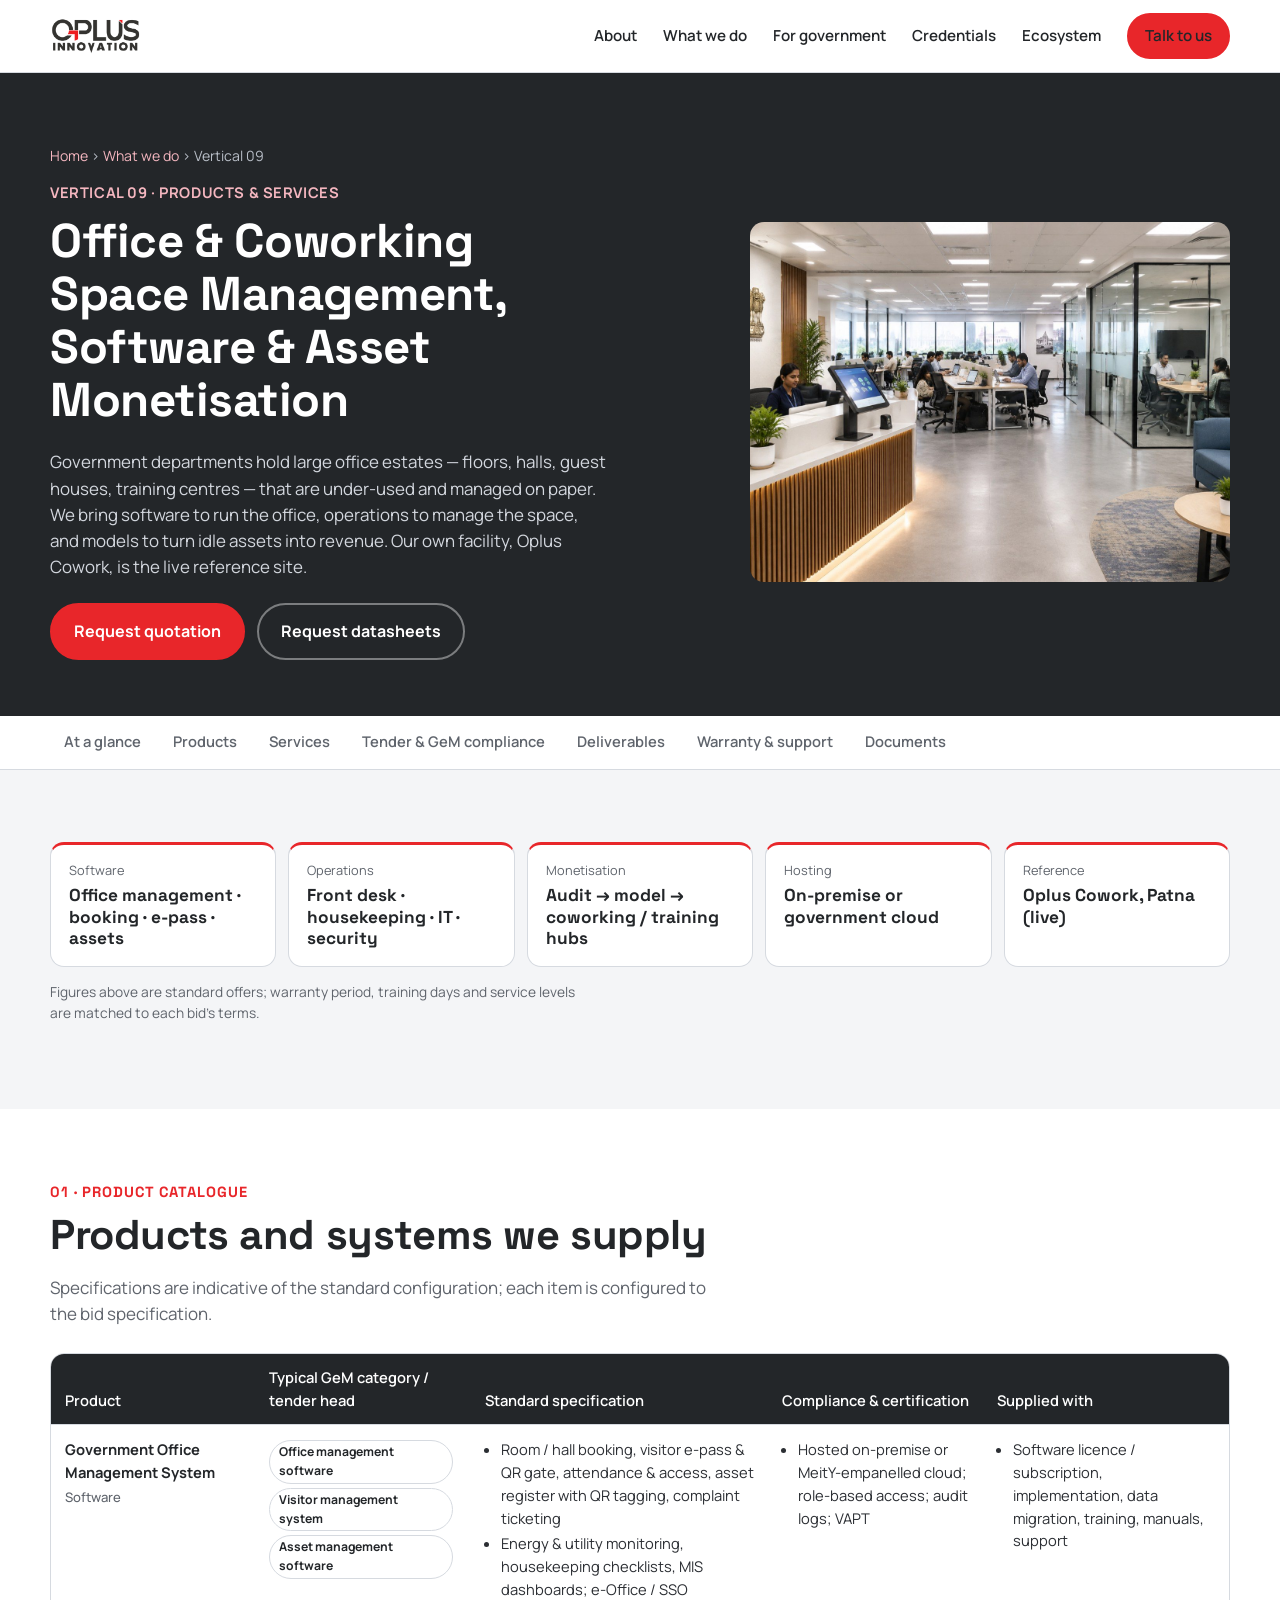
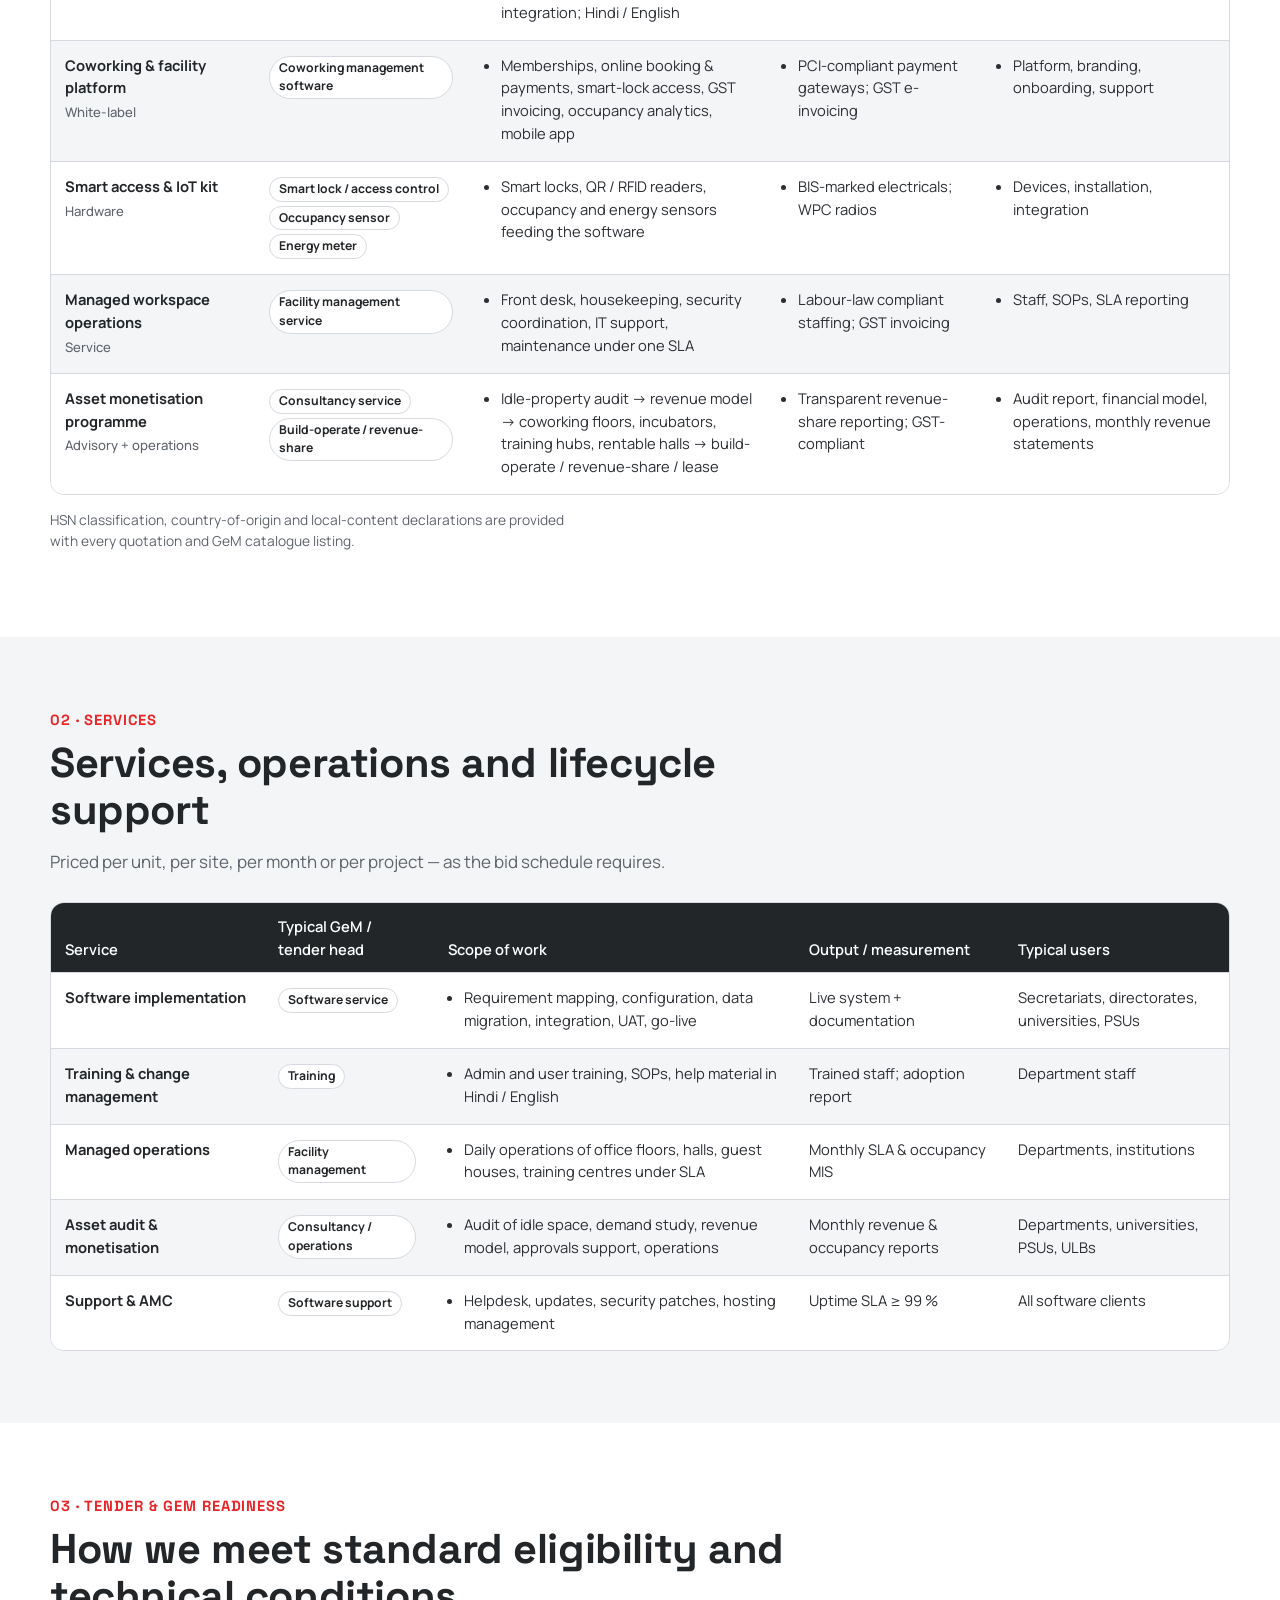
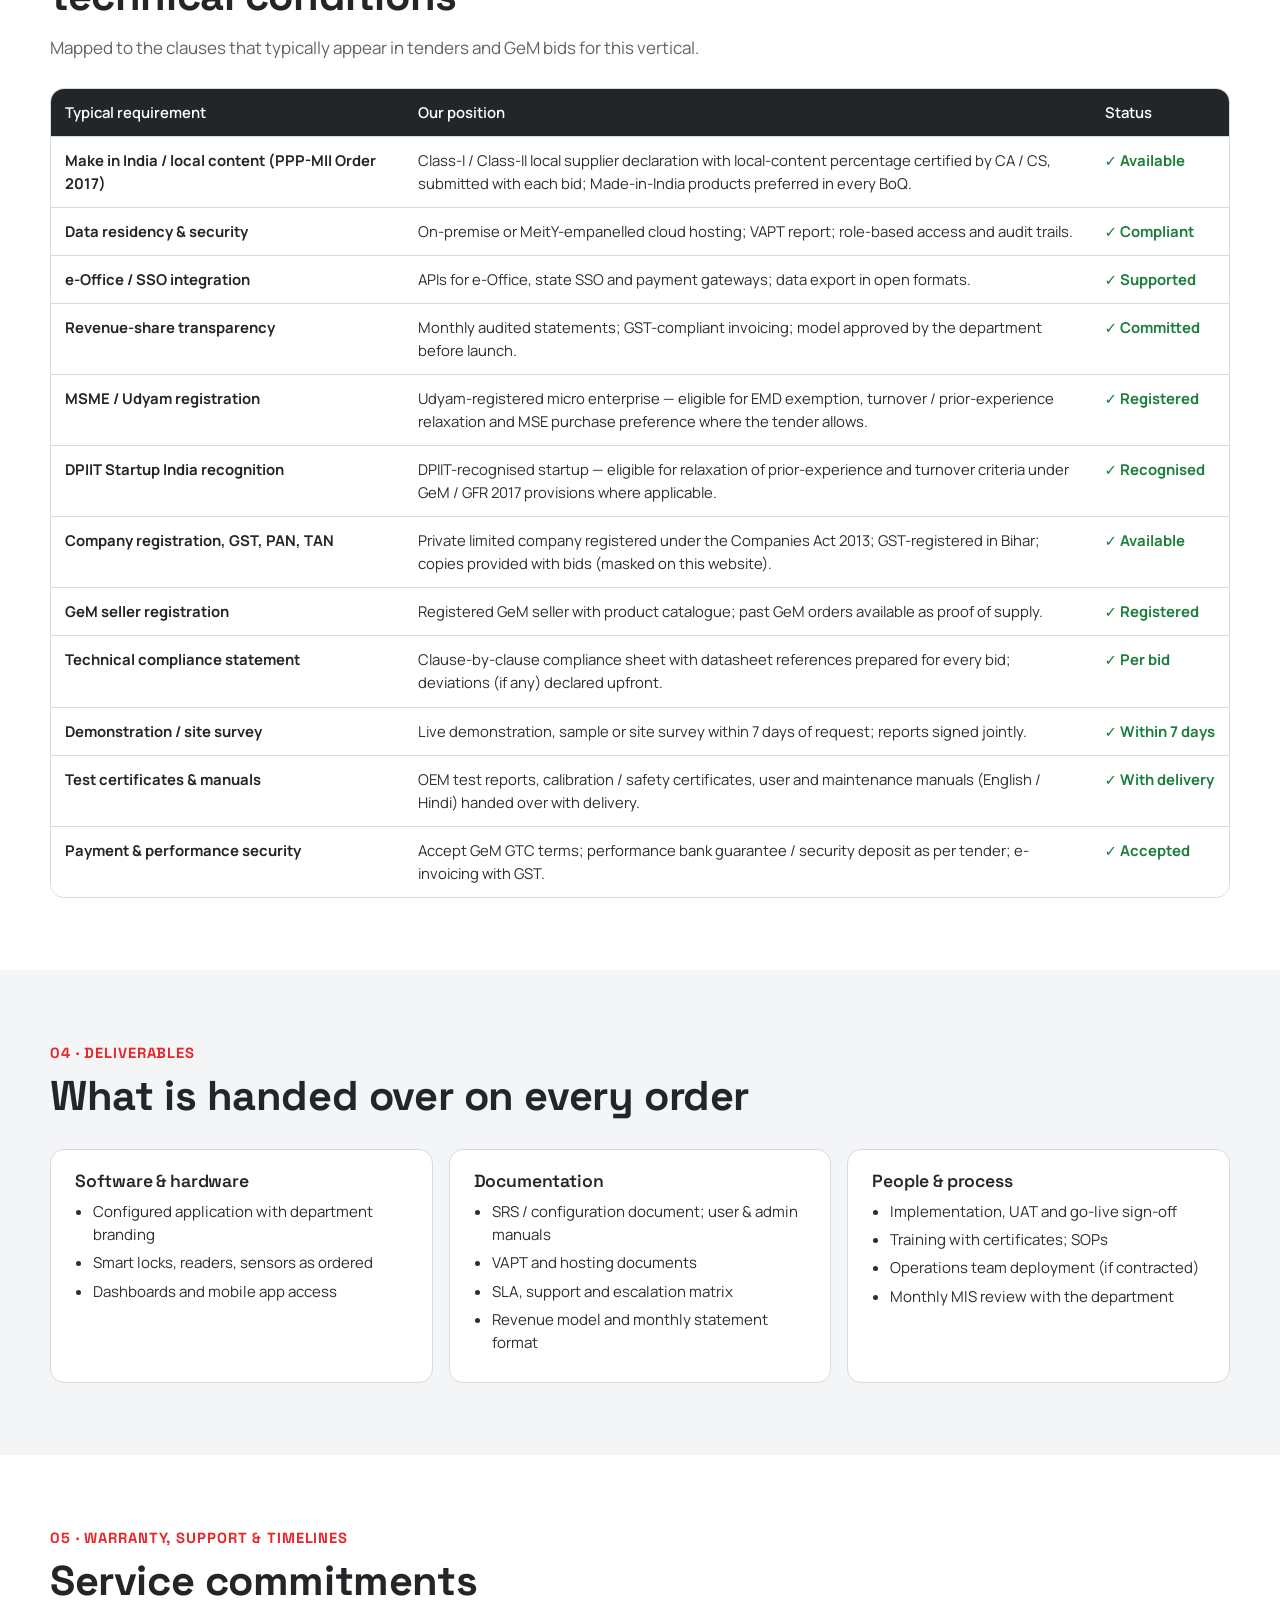
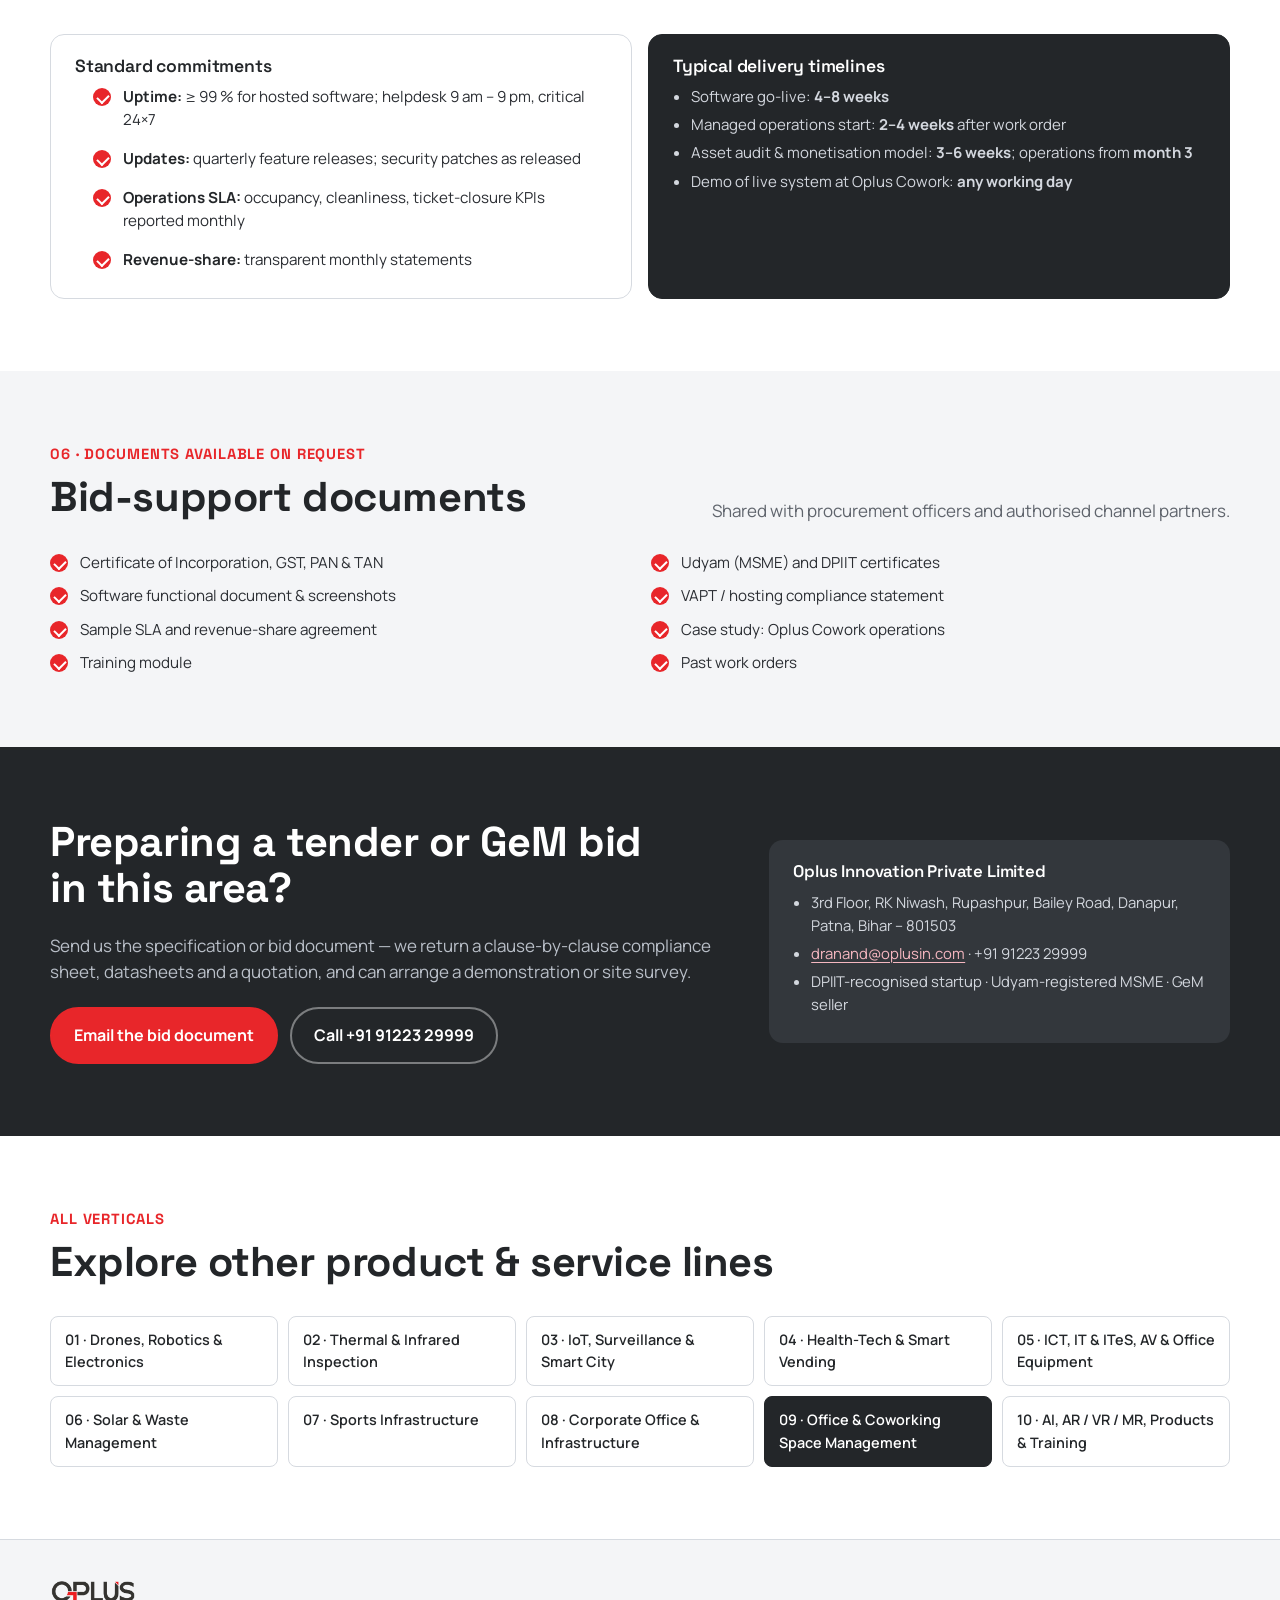
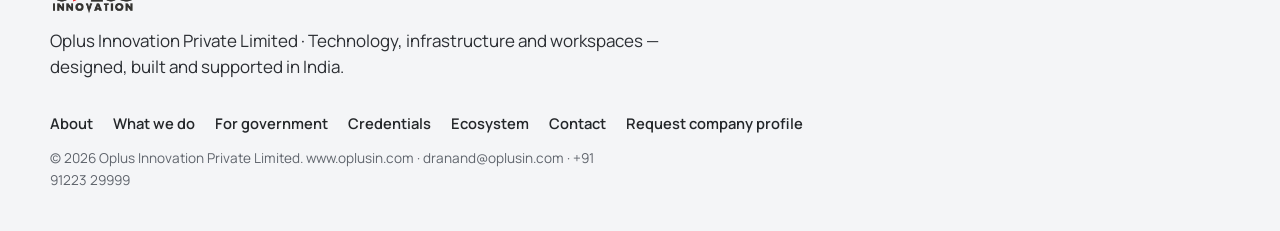
<file: verticals/office-space-management.html>
<!doctype html>
<html lang="en">
<head>
<meta charset="utf-8">
<meta name="viewport" content="width=device-width, initial-scale=1">
<title>Office & Coworking Space Management, Software & Asset Monetisation — Products & Services for Government Tenders | Oplus Innovation</title>
<meta name="description" content="Government departments hold large office estates — floors, halls, guest houses, training centres — that are under-used and managed on paper. We bring software to run the office, operations to manage the space, and models to turn idle assets into revenue. Our own facility, Oplus Cowork, is the live reference site.">
<link rel="icon" href="../img/favicon.png" type="image/png">
<link rel="preconnect" href="https://fonts.googleapis.com">
<link rel="preconnect" href="https://fonts.gstatic.com" crossorigin>
<link href="https://fonts.googleapis.com/css2?family=Space+Grotesk:wght@500;600;700&family=Manrope:wght@400;500;600;700;800&display=swap" rel="stylesheet">
<link rel="stylesheet" href="../css/style.css">
<link rel="stylesheet" href="../css/vertical.css">
</head>
<body>

<a class="skip" href="#main">Skip to content</a>

<header class="nav" id="top">
  <div class="wrap nav__in">
    <a class="nav__brand" href="../index.html" aria-label="Oplus Innovation home"><img src="../img/oplus_logo.png" alt="Oplus Innovation"></a>
    <nav class="nav__links" id="navLinks" aria-label="Primary">
      <a href="../index.html#about">About</a>
      <a href="../index.html#verticals">What we do</a>
      <a href="../index.html#government">For government</a>
      <a href="../index.html#credentials">Credentials</a>
      <a href="../index.html#ecosystem">Ecosystem</a>
      <a href="../index.html#contact" class="btn btn--small">Talk to us</a>
    </nav>
    <button class="nav__toggle" id="navToggle" aria-expanded="false" aria-controls="navLinks" aria-label="Open menu"><span></span><span></span><span></span></button>
  </div>
</header>

<main id="main">

<section class="vhero">
  <div class="wrap vhero__grid">
    <div>
      <p class="vhero__crumb"><a href="../index.html">Home</a> › <a href="../index.html#verticals">What we do</a> › Vertical 09</p>
      <p class="vhero__kicker">Vertical 09 · Products &amp; services</p>
      <h1>Office &amp; Coworking Space Management, Software &amp; Asset Monetisation</h1>
      <p class="vhero__lead">Government departments hold large office estates — floors, halls, guest houses, training centres — that are under-used and managed on paper. We bring software to run the office, operations to manage the space, and models to turn idle assets into revenue. Our own facility, Oplus Cowork, is the live reference site.</p>
      <div class="vhero__cta">
        <a class="btn" href="mailto:dranand@oplusin.com?subject=Quotation%20request%20%E2%80%94%2009%20Office%20%26%20Coworking%20Space%20Management,%20Software%20%26%20Asset%20Monetisation&amp;body=Department%20%2F%20organisation%3A%0ARequirement%20(product%20or%20service)%3A%0AQuantity%20%2F%20scope%3A%0ATender%20or%20GeM%20bid%20reference%20(if%20any)%3A%0AContact%20person%20and%20phone%3A">Request quotation</a>
        <a class="btn btn--ghost" href="mailto:dranand@oplusin.com?subject=Request%20for%20technical%20datasheets%20%E2%80%94%20Vertical%2009">Request datasheets</a>
      </div>
    </div>
    <figure class="vhero__media"><img src="../img/govoffice.jpg" alt="Government office floor run as a managed workspace"></figure>
  </div>
</section>

<nav class="vnav" aria-label="On this page">
  <div class="wrap vnav__in">
    <a href="#glance">At a glance</a>
    <a href="#products">Products</a>
    <a href="#services">Services</a>
    <a href="#tender">Tender &amp; GeM compliance</a>
    <a href="#deliverables">Deliverables</a>
    <a href="#support">Warranty &amp; support</a>
    <a href="#documents">Documents</a>
  </div>
</nav>

<section class="vsec vsec--tint" id="glance">
  <div class="wrap">
    <ul class="vfacts"><li><span>Software</span><b>Office management · booking · e-pass · assets</b></li><li><span>Operations</span><b>Front desk · housekeeping · IT · security</b></li><li><span>Monetisation</span><b>Audit → model → coworking / training hubs</b></li><li><span>Hosting</span><b>On-premise or government cloud</b></li><li><span>Reference</span><b>Oplus Cowork, Patna (live)</b></li></ul>
    <p class="fine">Figures above are standard offers; warranty period, training days and service levels are matched to each bid's terms.</p>
  </div>
</section>

<section class="vsec" id="products">
  <div class="wrap">
    <div class="vsec__head">
      <div><span class="vsec__num">01 · Product catalogue</span><h2>Products and systems we supply</h2></div>
      <p>Specifications are indicative of the standard configuration; each item is configured to the bid specification.</p>
    </div>
    <div class="table-wrap">
      <table class="spec">
        <thead><tr><th>Product</th><th>Typical GeM category / tender head</th><th>Standard specification</th><th>Compliance &amp; certification</th><th>Supplied with</th></tr></thead>
        <tbody>
          <tr>
            <td>Government Office Management System<small>Software</small></td>
            <td><span class="tag">Office management software</span><span class="tag">Visitor management system</span><span class="tag">Asset management software</span></td>
            <td><ul><li>Room / hall booking, visitor e-pass & QR gate, attendance & access, asset register with QR tagging, complaint ticketing</li><li>Energy & utility monitoring, housekeeping checklists, MIS dashboards; e-Office / SSO integration; Hindi / English</li></ul></td>
            <td><ul><li>Hosted on-premise or MeitY-empanelled cloud; role-based access; audit logs; VAPT</li></ul></td>
            <td><ul><li>Software licence / subscription, implementation, data migration, training, manuals, support</li></ul></td>
          </tr>
          <tr>
            <td>Coworking & facility platform<small>White-label</small></td>
            <td><span class="tag">Coworking management software</span></td>
            <td><ul><li>Memberships, online booking & payments, smart-lock access, GST invoicing, occupancy analytics, mobile app</li></ul></td>
            <td><ul><li>PCI-compliant payment gateways; GST e-invoicing</li></ul></td>
            <td><ul><li>Platform, branding, onboarding, support</li></ul></td>
          </tr>
          <tr>
            <td>Smart access & IoT kit<small>Hardware</small></td>
            <td><span class="tag">Smart lock / access control</span><span class="tag">Occupancy sensor</span><span class="tag">Energy meter</span></td>
            <td><ul><li>Smart locks, QR / RFID readers, occupancy and energy sensors feeding the software</li></ul></td>
            <td><ul><li>BIS-marked electricals; WPC radios</li></ul></td>
            <td><ul><li>Devices, installation, integration</li></ul></td>
          </tr>
          <tr>
            <td>Managed workspace operations<small>Service</small></td>
            <td><span class="tag">Facility management service</span></td>
            <td><ul><li>Front desk, housekeeping, security coordination, IT support, maintenance under one SLA</li></ul></td>
            <td><ul><li>Labour-law compliant staffing; GST invoicing</li></ul></td>
            <td><ul><li>Staff, SOPs, SLA reporting</li></ul></td>
          </tr>
          <tr>
            <td>Asset monetisation programme<small>Advisory + operations</small></td>
            <td><span class="tag">Consultancy service</span><span class="tag">Build-operate / revenue-share</span></td>
            <td><ul><li>Idle-property audit → revenue model → coworking floors, incubators, training hubs, rentable halls → build-operate / revenue-share / lease</li></ul></td>
            <td><ul><li>Transparent revenue-share reporting; GST-compliant</li></ul></td>
            <td><ul><li>Audit report, financial model, operations, monthly revenue statements</li></ul></td>
          </tr>
        </tbody>
      </table>
    </div>
    <p class="fine">HSN classification, country-of-origin and local-content declarations are provided with every quotation and GeM catalogue listing.</p>
  </div>
</section>

<section class="vsec vsec--tint" id="services">
  <div class="wrap">
    <div class="vsec__head">
      <div><span class="vsec__num">02 · Services</span><h2>Services, operations and lifecycle support</h2></div>
      <p>Priced per unit, per site, per month or per project — as the bid schedule requires.</p>
    </div>
    <div class="table-wrap">
      <table class="spec">
        <thead><tr><th>Service</th><th>Typical GeM / tender head</th><th>Scope of work</th><th>Output / measurement</th><th>Typical users</th></tr></thead>
        <tbody>
          <tr>
            <td>Software implementation</td>
            <td><span class="tag">Software service</span></td>
            <td><ul><li>Requirement mapping, configuration, data migration, integration, UAT, go-live</li></ul></td>
            <td>Live system + documentation</td>
            <td>Secretariats, directorates, universities, PSUs</td>
          </tr>
          <tr>
            <td>Training & change management</td>
            <td><span class="tag">Training</span></td>
            <td><ul><li>Admin and user training, SOPs, help material in Hindi / English</li></ul></td>
            <td>Trained staff; adoption report</td>
            <td>Department staff</td>
          </tr>
          <tr>
            <td>Managed operations</td>
            <td><span class="tag">Facility management</span></td>
            <td><ul><li>Daily operations of office floors, halls, guest houses, training centres under SLA</li></ul></td>
            <td>Monthly SLA & occupancy MIS</td>
            <td>Departments, institutions</td>
          </tr>
          <tr>
            <td>Asset audit & monetisation</td>
            <td><span class="tag">Consultancy / operations</span></td>
            <td><ul><li>Audit of idle space, demand study, revenue model, approvals support, operations</li></ul></td>
            <td>Monthly revenue & occupancy reports</td>
            <td>Departments, universities, PSUs, ULBs</td>
          </tr>
          <tr>
            <td>Support & AMC</td>
            <td><span class="tag">Software support</span></td>
            <td><ul><li>Helpdesk, updates, security patches, hosting management</li></ul></td>
            <td>Uptime SLA ≥ 99 %</td>
            <td>All software clients</td>
          </tr>
        </tbody>
      </table>
    </div>
  </div>
</section>

<section class="vsec" id="tender">
  <div class="wrap">
    <div class="vsec__head">
      <div><span class="vsec__num">03 · Tender &amp; GeM readiness</span><h2>How we meet standard eligibility and technical conditions</h2></div>
      <p>Mapped to the clauses that typically appear in tenders and GeM bids for this vertical.</p>
    </div>
    <div class="table-wrap">
      <table class="comply">
        <thead><tr><th>Typical requirement</th><th>Our position</th><th>Status</th></tr></thead>
        <tbody><tr><td>Make in India / local content (PPP-MII Order 2017)</td><td>Class-I / Class-II local supplier declaration with local-content percentage certified by CA / CS, submitted with each bid; Made-in-India products preferred in every BoQ.</td><td class="ok">✓ Available</td></tr><tr><td>Data residency & security</td><td>On-premise or MeitY-empanelled cloud hosting; VAPT report; role-based access and audit trails.</td><td class="ok">✓ Compliant</td></tr><tr><td>e-Office / SSO integration</td><td>APIs for e-Office, state SSO and payment gateways; data export in open formats.</td><td class="ok">✓ Supported</td></tr><tr><td>Revenue-share transparency</td><td>Monthly audited statements; GST-compliant invoicing; model approved by the department before launch.</td><td class="ok">✓ Committed</td></tr><tr><td>MSME / Udyam registration</td><td>Udyam-registered micro enterprise — eligible for EMD exemption, turnover / prior-experience relaxation and MSE purchase preference where the tender allows.</td><td class="ok">✓ Registered</td></tr><tr><td>DPIIT Startup India recognition</td><td>DPIIT-recognised startup — eligible for relaxation of prior-experience and turnover criteria under GeM / GFR 2017 provisions where applicable.</td><td class="ok">✓ Recognised</td></tr><tr><td>Company registration, GST, PAN, TAN</td><td>Private limited company registered under the Companies Act 2013; GST-registered in Bihar; copies provided with bids (masked on this website).</td><td class="ok">✓ Available</td></tr><tr><td>GeM seller registration</td><td>Registered GeM seller with product catalogue; past GeM orders available as proof of supply.</td><td class="ok">✓ Registered</td></tr><tr><td>Technical compliance statement</td><td>Clause-by-clause compliance sheet with datasheet references prepared for every bid; deviations (if any) declared upfront.</td><td class="ok">✓ Per bid</td></tr><tr><td>Demonstration / site survey</td><td>Live demonstration, sample or site survey within 7 days of request; reports signed jointly.</td><td class="ok">✓ Within 7 days</td></tr><tr><td>Test certificates & manuals</td><td>OEM test reports, calibration / safety certificates, user and maintenance manuals (English / Hindi) handed over with delivery.</td><td class="ok">✓ With delivery</td></tr><tr><td>Payment & performance security</td><td>Accept GeM GTC terms; performance bank guarantee / security deposit as per tender; e-invoicing with GST.</td><td class="ok">✓ Accepted</td></tr></tbody>
      </table>
    </div>
  </div>
</section>

<section class="vsec vsec--tint" id="deliverables">
  <div class="wrap">
    <div class="vsec__head"><div><span class="vsec__num">04 · Deliverables</span><h2>What is handed over on every order</h2></div></div>
    <div class="grid3"><div class="card"><h3>Software & hardware</h3><ul><li>Configured application with department branding</li><li>Smart locks, readers, sensors as ordered</li><li>Dashboards and mobile app access</li></ul></div><div class="card"><h3>Documentation</h3><ul><li>SRS / configuration document; user & admin manuals</li><li>VAPT and hosting documents</li><li>SLA, support and escalation matrix</li><li>Revenue model and monthly statement format</li></ul></div><div class="card"><h3>People & process</h3><ul><li>Implementation, UAT and go-live sign-off</li><li>Training with certificates; SOPs</li><li>Operations team deployment (if contracted)</li><li>Monthly MIS review with the department</li></ul></div></div>
  </div>
</section>

<section class="vsec" id="support">
  <div class="wrap">
    <div class="vsec__head"><div><span class="vsec__num">05 · Warranty, support &amp; timelines</span><h2>Service commitments</h2></div></div>
    <div class="grid2">
      <div class="card"><h3>Standard commitments</h3><ul class="check" style="grid-template-columns:1fr"><li><b>Uptime:</b> ≥ 99 % for hosted software; helpdesk 9 am – 9 pm, critical 24×7</li><li><b>Updates:</b> quarterly feature releases; security patches as released</li><li><b>Operations SLA:</b> occupancy, cleanliness, ticket-closure KPIs reported monthly</li><li><b>Revenue-share:</b> transparent monthly statements</li></ul></div>
      <div class="card card--dark"><h3>Typical delivery timelines</h3><ul><li>Software go-live: <b>4–8 weeks</b></li><li>Managed operations start: <b>2–4 weeks</b> after work order</li><li>Asset audit & monetisation model: <b>3–6 weeks</b>; operations from <b>month 3</b></li><li>Demo of live system at Oplus Cowork: <b>any working day</b></li></ul></div>
    </div>
  </div>
</section>

<section class="vsec vsec--tint" id="documents">
  <div class="wrap">
    <div class="vsec__head">
      <div><span class="vsec__num">06 · Documents available on request</span><h2>Bid-support documents</h2></div>
      <p>Shared with procurement officers and authorised channel partners.</p>
    </div>
    <ul class="check"><li>Certificate of Incorporation, GST, PAN & TAN</li><li>Udyam (MSME) and DPIIT certificates</li><li>Software functional document & screenshots</li><li>VAPT / hosting compliance statement</li><li>Sample SLA and revenue-share agreement</li><li>Case study: Oplus Cowork operations</li><li>Training module</li><li>Past work orders</li></ul>
  </div>
</section>

<section class="vsec vcta">
  <div class="wrap vcta__in">
    <div>
      <h2>Preparing a tender or GeM bid in this area?</h2>
      <p>Send us the specification or bid document — we return a clause-by-clause compliance sheet, datasheets and a quotation, and can arrange a demonstration or site survey.</p>
      <div class="vhero__cta">
        <a class="btn" href="mailto:dranand@oplusin.com?subject=Office%20management%20software%20%2F%20asset%20monetisation%20proposal">Email the bid document</a>
        <a class="btn btn--ghost" href="tel:+919122329999">Call +91 91223 29999</a>
      </div>
    </div>
    <div class="vcta__box">
      <h3>Oplus Innovation Private Limited</h3>
      <ul>
        <li>3rd Floor, RK Niwash, Rupashpur, Bailey Road, Danapur, Patna, Bihar – 801503</li>
        <li><a href="mailto:dranand@oplusin.com">dranand@oplusin.com</a> · +91 91223 29999</li>
        <li>DPIIT-recognised startup · Udyam-registered MSME · GeM seller</li>
      </ul>
    </div>
  </div>
</section>

<section class="vsec">
  <div class="wrap">
    <div class="vsec__head"><div><span class="vsec__num">All verticals</span><h2>Explore other product &amp; service lines</h2></div></div>
    <div class="vmore"><a href="drones-robotics.html">01 · Drones, Robotics &amp; Electronics</a><a href="thermal-inspection.html">02 · Thermal &amp; Infrared Inspection</a><a href="iot-surveillance.html">03 · IoT, Surveillance &amp; Smart City</a><a href="health-tech.html">04 · Health-Tech &amp; Smart Vending</a><a href="ict.html">05 · ICT, IT &amp; ITeS, AV &amp; Office Equipment</a><a href="solar-waste.html">06 · Solar &amp; Waste Management</a><a href="sports-infrastructure.html">07 · Sports Infrastructure</a><a href="corporate-office.html">08 · Corporate Office &amp; Infrastructure</a><a href="office-space-management.html" class="is-current">09 · Office &amp; Coworking Space Management</a><a href="ai-ar-vr.html">10 · AI, AR / VR / MR, Products &amp; Training</a></div>
  </div>
</section>

</main>

<footer class="footer">
  <div class="wrap footer__in">
    <img src="../img/oplus_logo.png" alt="Oplus Innovation" class="footer__logo">
    <p>Oplus Innovation Private Limited · Technology, infrastructure and workspaces — designed, built and supported in India.</p>
    <nav aria-label="Footer">
      <a href="../index.html#about">About</a><a href="../index.html#verticals">What we do</a><a href="../index.html#government">For government</a><a href="../index.html#credentials">Credentials</a><a href="../index.html#ecosystem">Ecosystem</a><a href="../index.html#contact">Contact</a>
      <a href="mailto:dranand@oplusin.com?subject=Request%20for%20Oplus%20Innovation%20company%20profile">Request company profile</a>
    </nav>
    <p class="footer__fine">© <span id="year"></span> Oplus Innovation Private Limited. www.oplusin.com · dranand@oplusin.com · +91 91223 29999</p>
  </div>
</footer>

<script src="../js/main.js"></script>
</body>
</html>
</file>
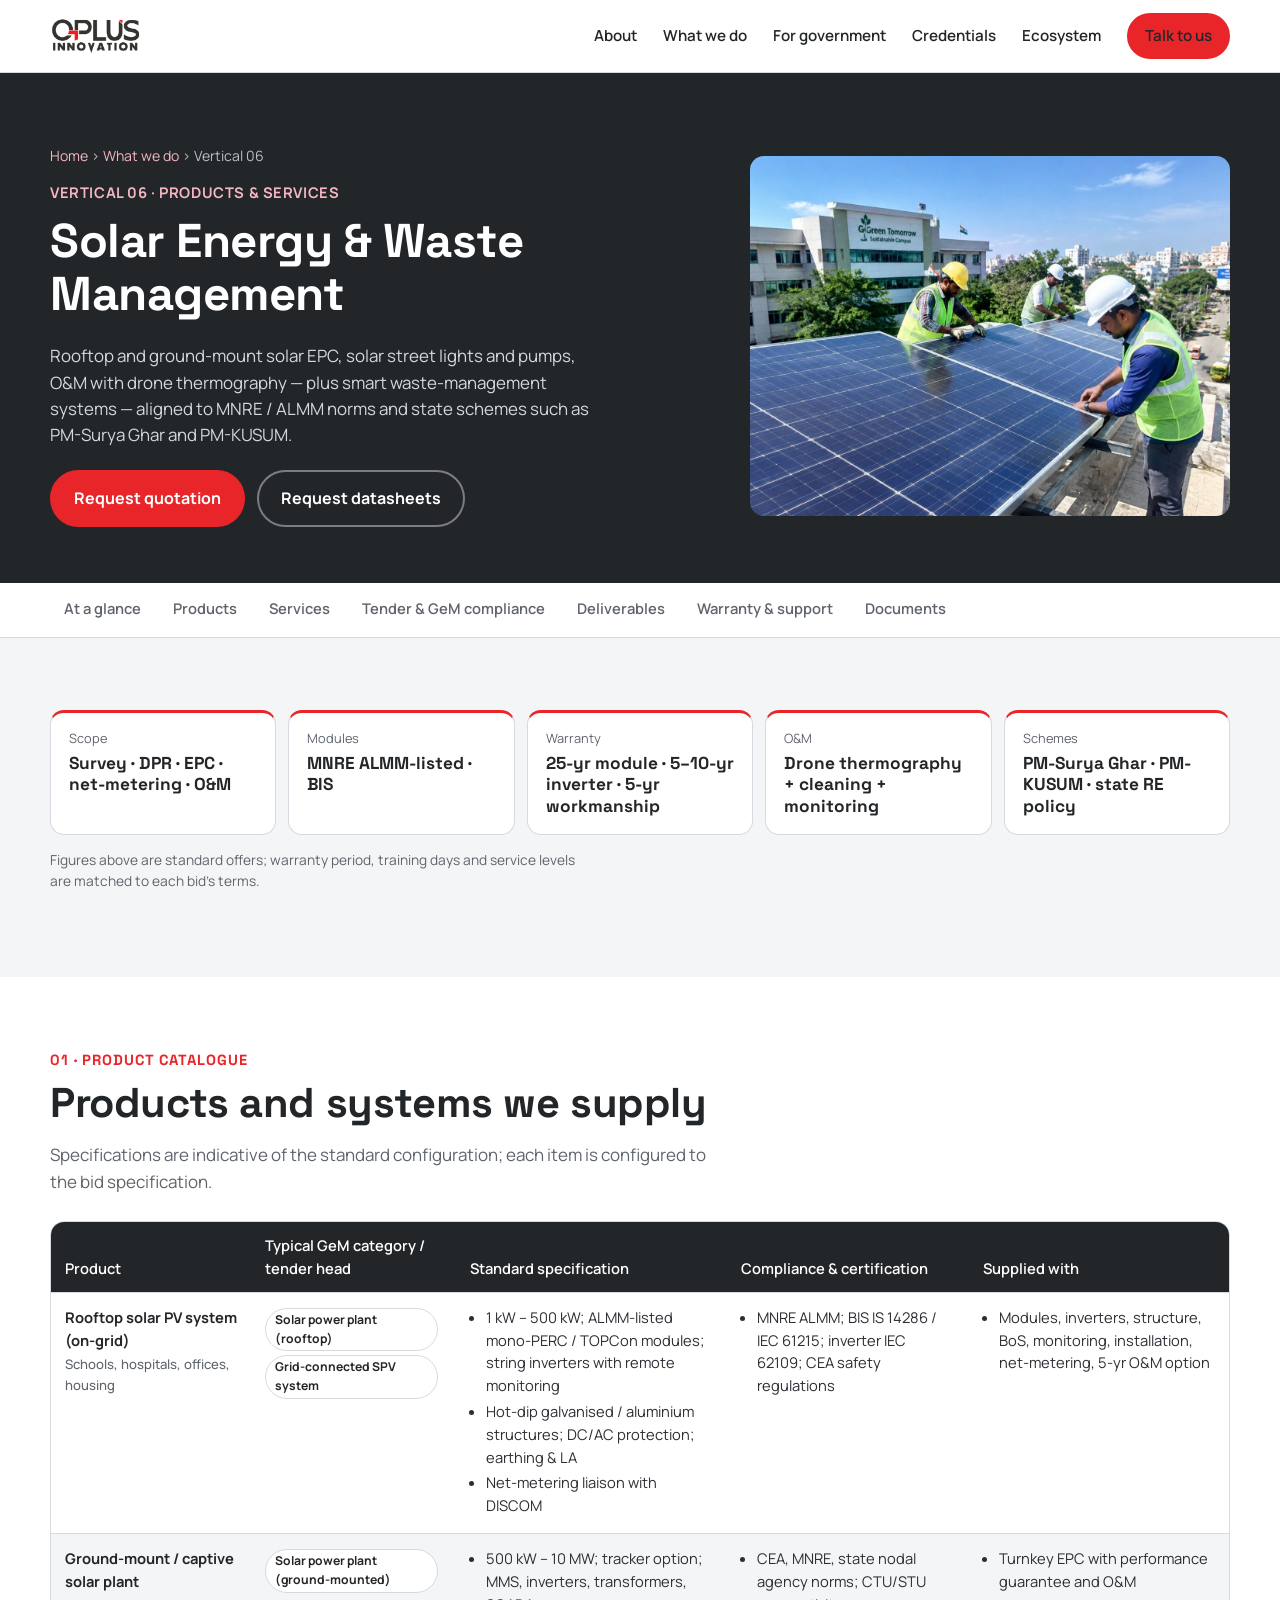
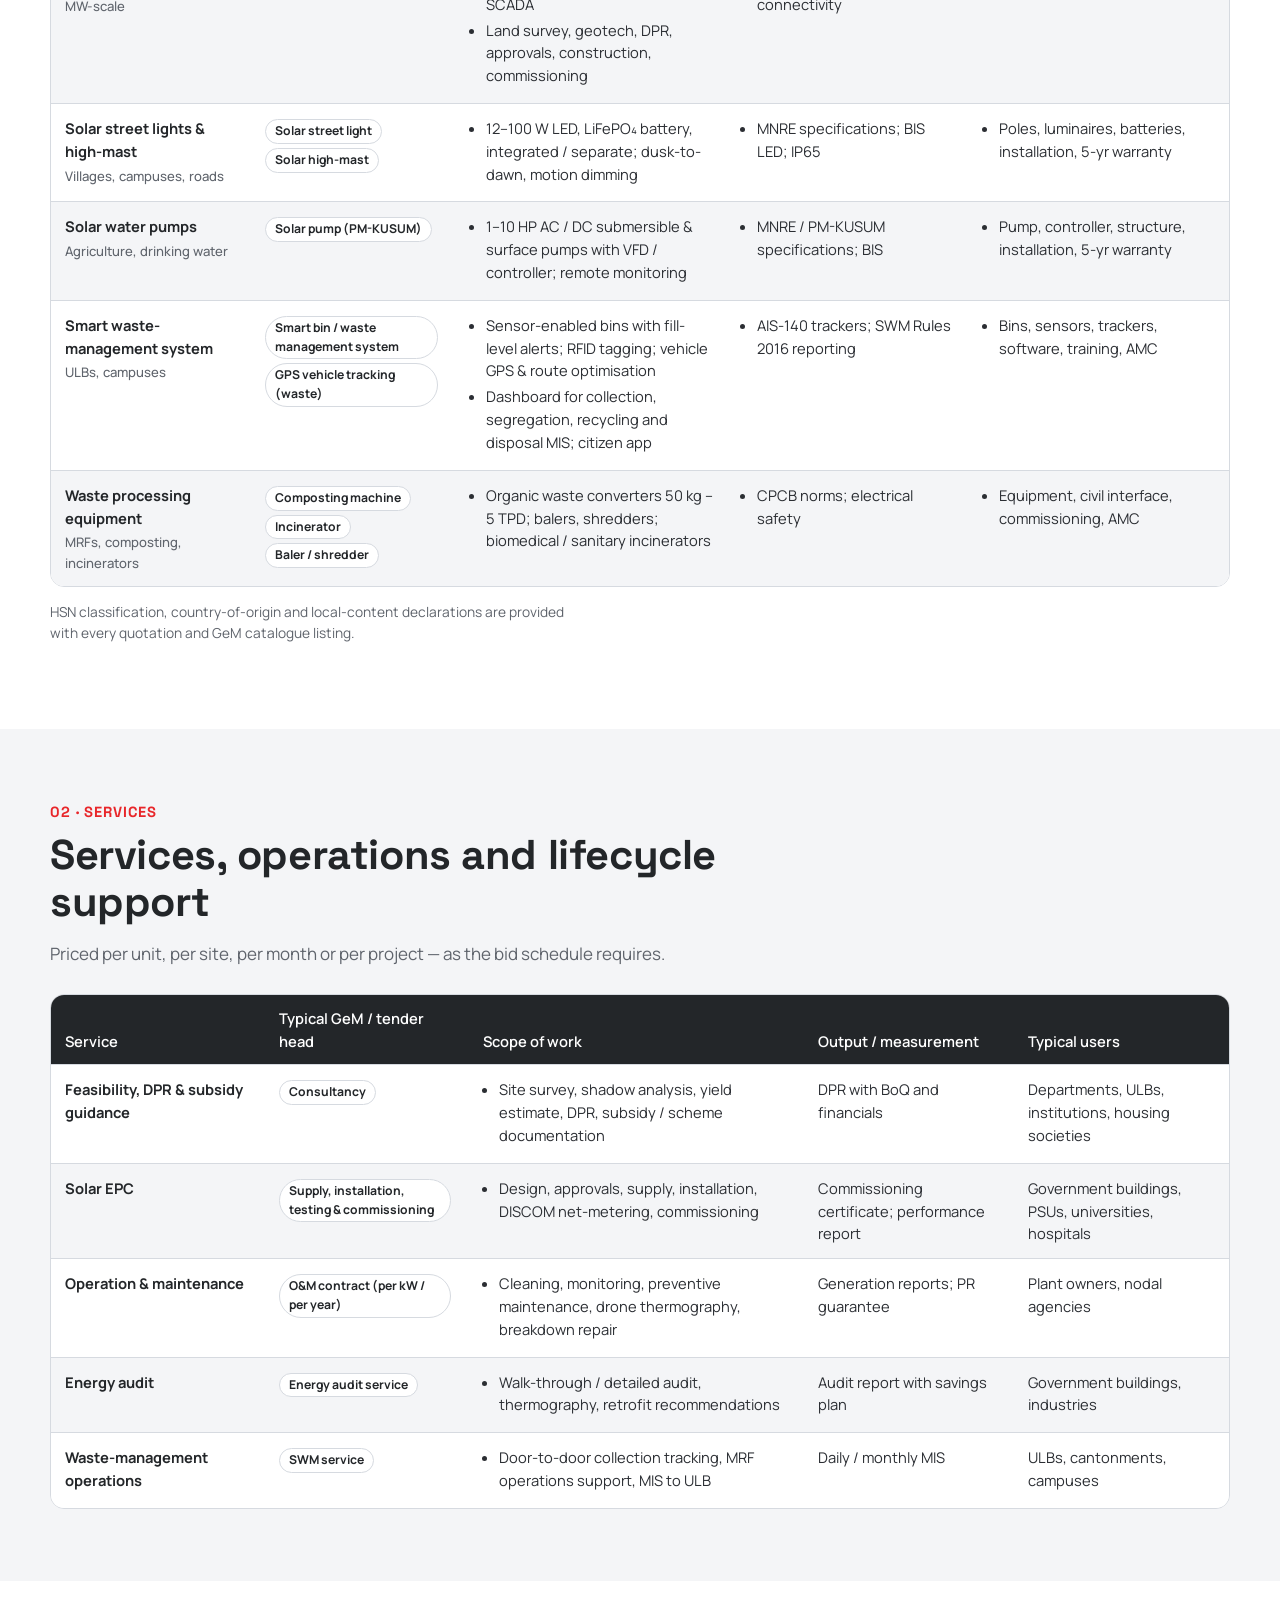
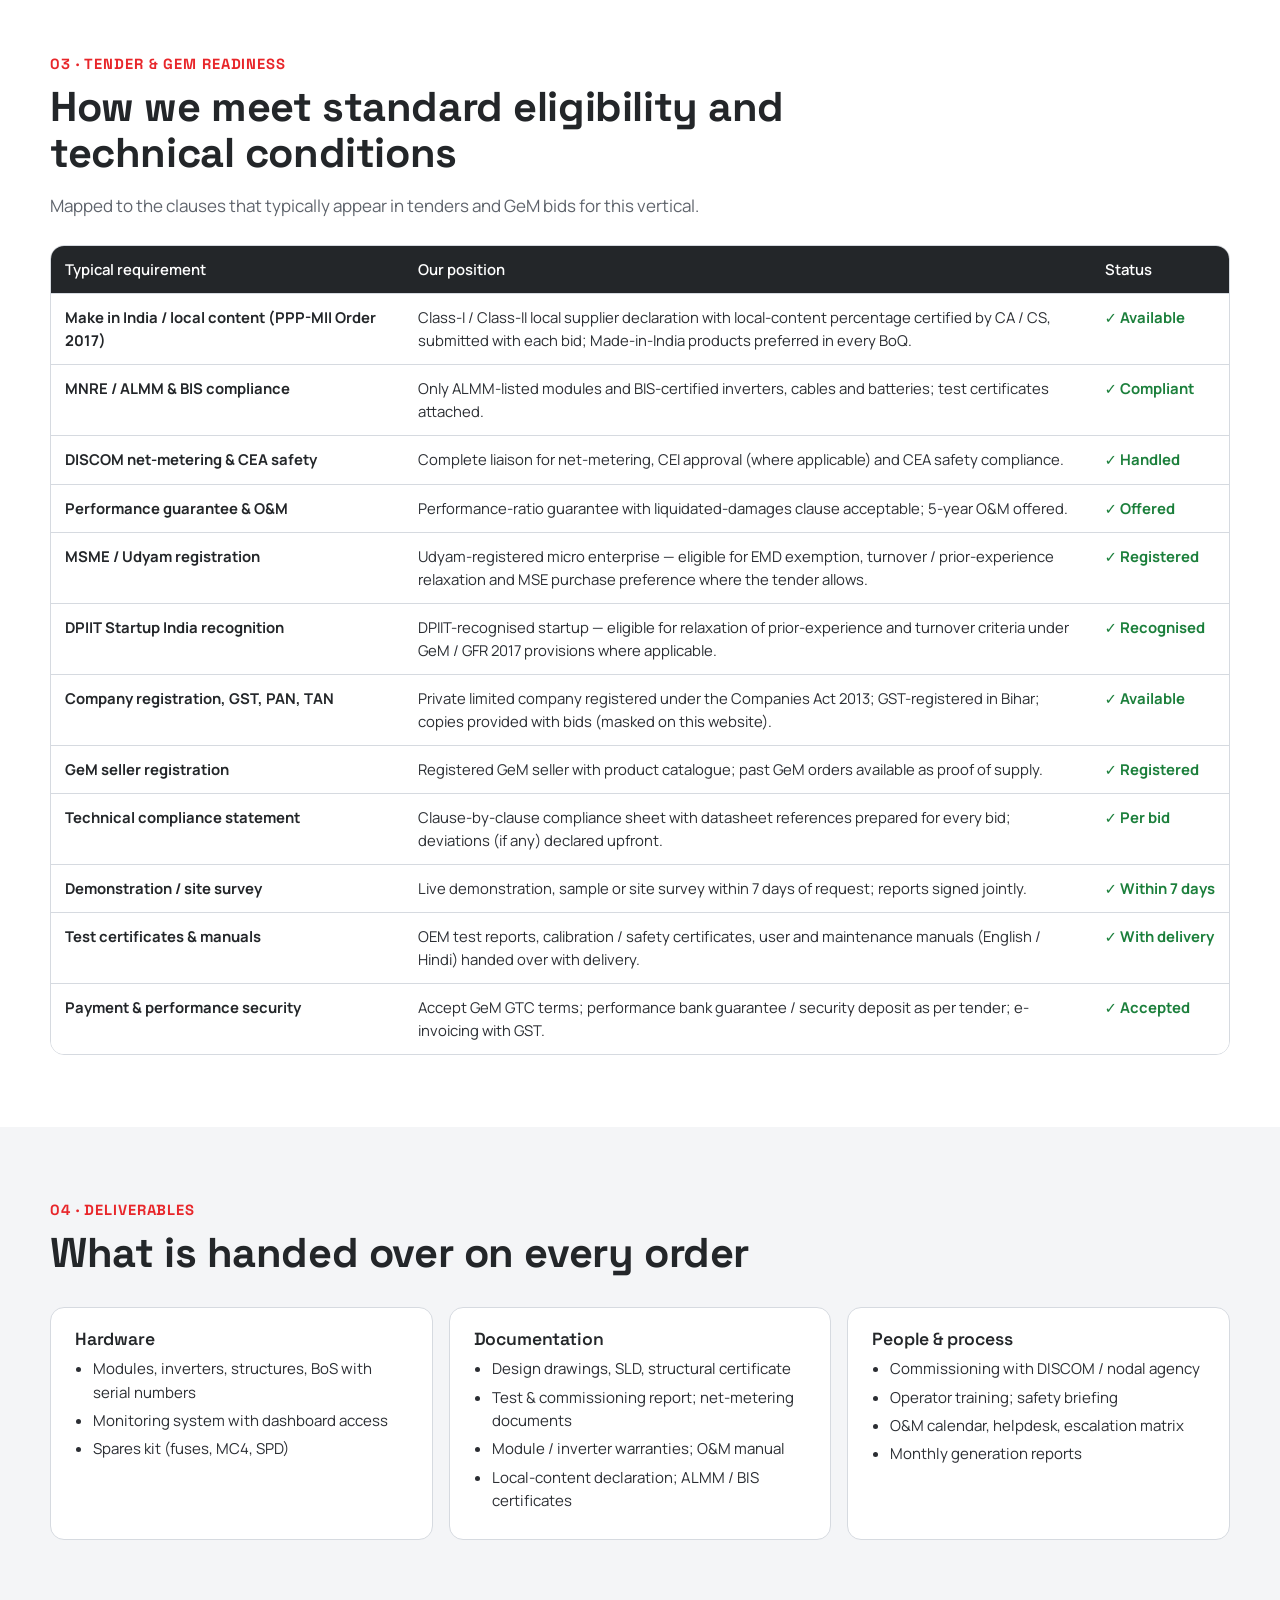
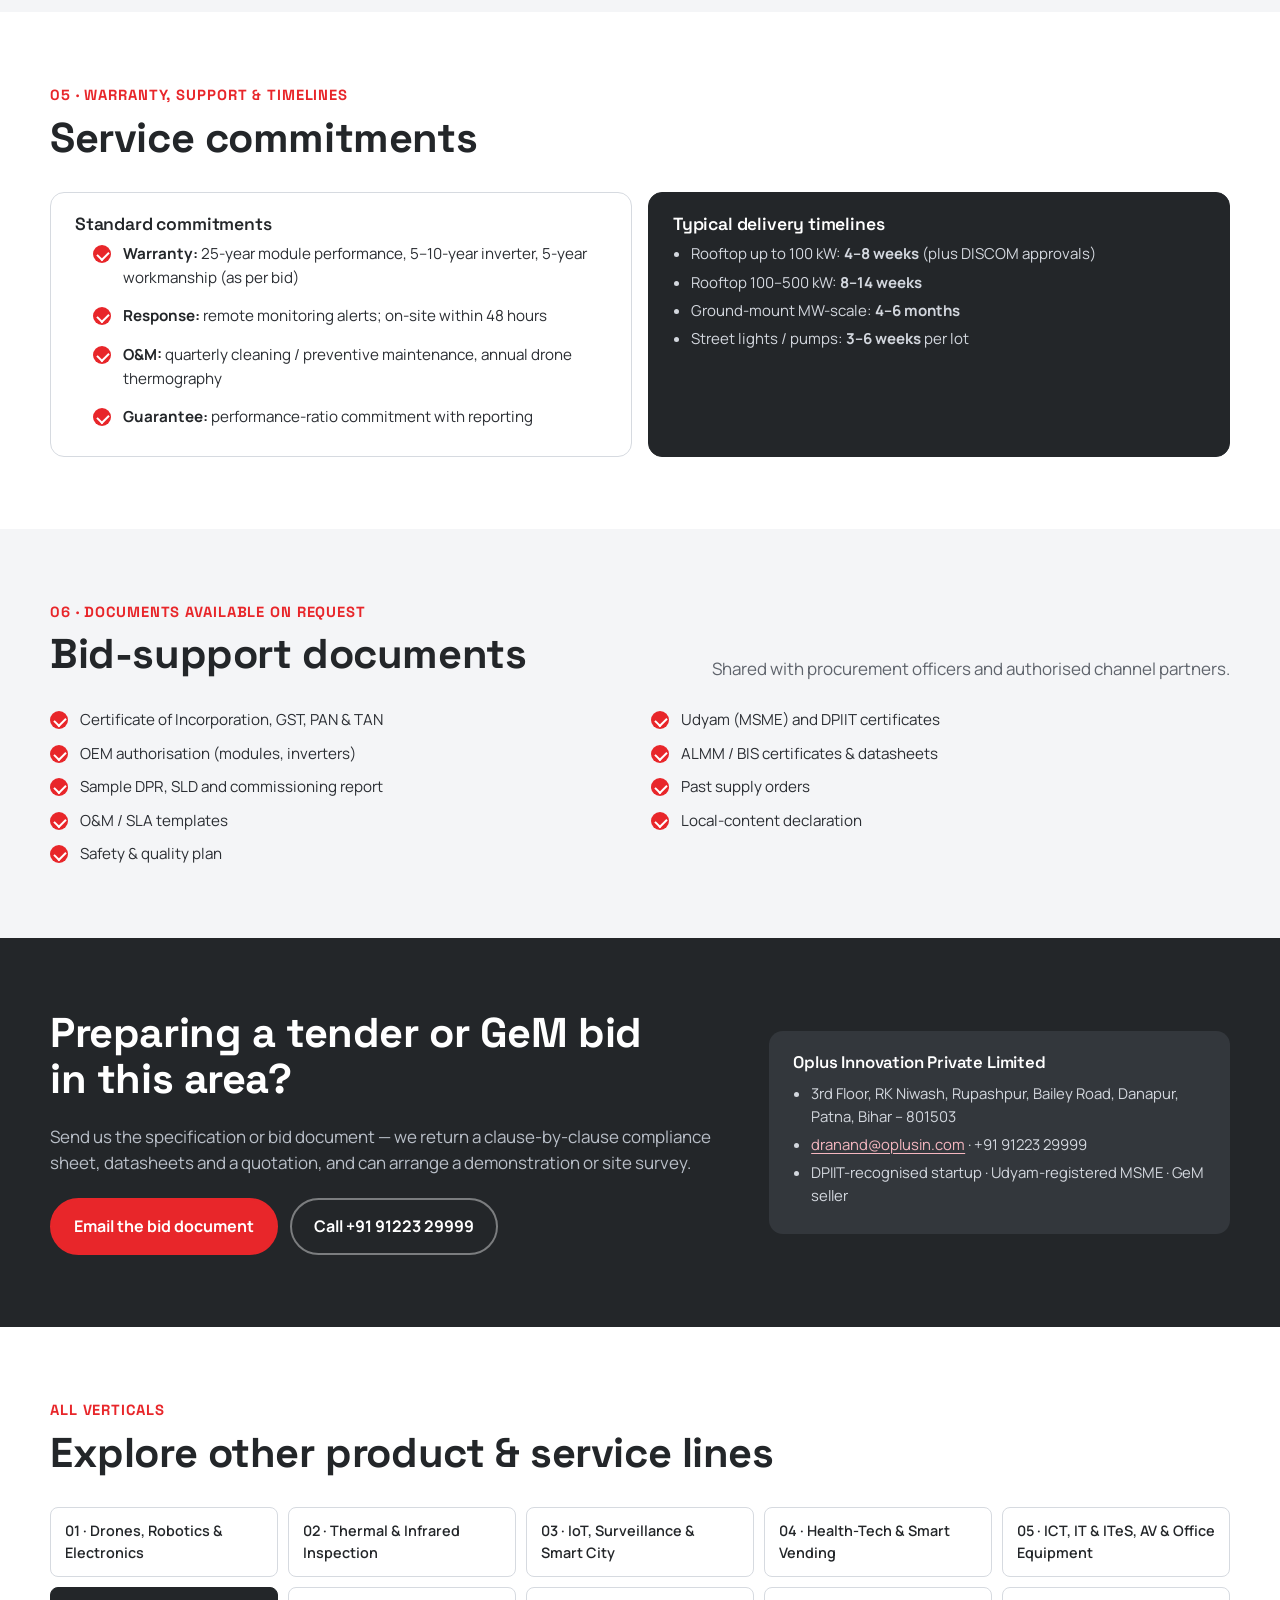
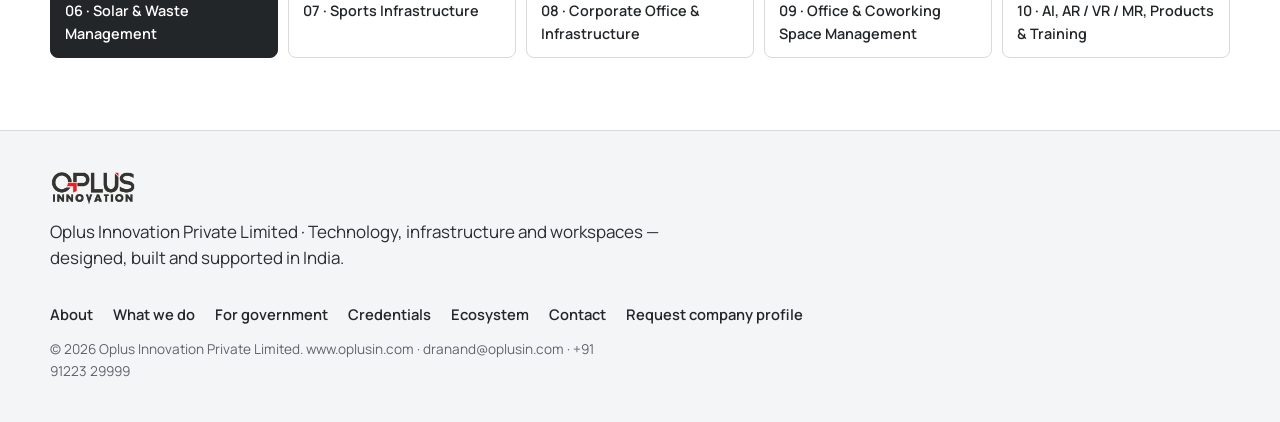
<file: verticals/solar-waste.html>
<!doctype html>
<html lang="en">
<head>
<meta charset="utf-8">
<meta name="viewport" content="width=device-width, initial-scale=1">
<title>Solar Energy & Waste Management — Products & Services for Government Tenders | Oplus Innovation</title>
<meta name="description" content="Rooftop and ground-mount solar EPC, solar street lights and pumps, O&amp;M with drone thermography — plus smart waste-management systems — aligned to MNRE / ALMM norms and state schemes such as PM-Surya Ghar and PM-KUSUM.">
<link rel="icon" href="../img/favicon.png" type="image/png">
<link rel="preconnect" href="https://fonts.googleapis.com">
<link rel="preconnect" href="https://fonts.gstatic.com" crossorigin>
<link href="https://fonts.googleapis.com/css2?family=Space+Grotesk:wght@500;600;700&family=Manrope:wght@400;500;600;700;800&display=swap" rel="stylesheet">
<link rel="stylesheet" href="../css/style.css">
<link rel="stylesheet" href="../css/vertical.css">
</head>
<body>

<a class="skip" href="#main">Skip to content</a>

<header class="nav" id="top">
  <div class="wrap nav__in">
    <a class="nav__brand" href="../index.html" aria-label="Oplus Innovation home"><img src="../img/oplus_logo.png" alt="Oplus Innovation"></a>
    <nav class="nav__links" id="navLinks" aria-label="Primary">
      <a href="../index.html#about">About</a>
      <a href="../index.html#verticals">What we do</a>
      <a href="../index.html#government">For government</a>
      <a href="../index.html#credentials">Credentials</a>
      <a href="../index.html#ecosystem">Ecosystem</a>
      <a href="../index.html#contact" class="btn btn--small">Talk to us</a>
    </nav>
    <button class="nav__toggle" id="navToggle" aria-expanded="false" aria-controls="navLinks" aria-label="Open menu"><span></span><span></span><span></span></button>
  </div>
</header>

<main id="main">

<section class="vhero">
  <div class="wrap vhero__grid">
    <div>
      <p class="vhero__crumb"><a href="../index.html">Home</a> › <a href="../index.html#verticals">What we do</a> › Vertical 06</p>
      <p class="vhero__kicker">Vertical 06 · Products &amp; services</p>
      <h1>Solar Energy &amp; Waste Management</h1>
      <p class="vhero__lead">Rooftop and ground-mount solar EPC, solar street lights and pumps, O&M with drone thermography — plus smart waste-management systems — aligned to MNRE / ALMM norms and state schemes such as PM-Surya Ghar and PM-KUSUM.</p>
      <div class="vhero__cta">
        <a class="btn" href="mailto:dranand@oplusin.com?subject=Quotation%20request%20%E2%80%94%2006%20Solar%20Energy%20%26%20Waste%20Management&amp;body=Department%20%2F%20organisation%3A%0ARequirement%20(product%20or%20service)%3A%0AQuantity%20%2F%20scope%3A%0ATender%20or%20GeM%20bid%20reference%20(if%20any)%3A%0AContact%20person%20and%20phone%3A">Request quotation</a>
        <a class="btn btn--ghost" href="mailto:dranand@oplusin.com?subject=Request%20for%20technical%20datasheets%20%E2%80%94%20Vertical%2006">Request datasheets</a>
      </div>
    </div>
    <figure class="vhero__media"><img src="../img/solar.jpg" alt="Rooftop solar installation on an institutional building"></figure>
  </div>
</section>

<nav class="vnav" aria-label="On this page">
  <div class="wrap vnav__in">
    <a href="#glance">At a glance</a>
    <a href="#products">Products</a>
    <a href="#services">Services</a>
    <a href="#tender">Tender &amp; GeM compliance</a>
    <a href="#deliverables">Deliverables</a>
    <a href="#support">Warranty &amp; support</a>
    <a href="#documents">Documents</a>
  </div>
</nav>

<section class="vsec vsec--tint" id="glance">
  <div class="wrap">
    <ul class="vfacts"><li><span>Scope</span><b>Survey · DPR · EPC · net-metering · O&M</b></li><li><span>Modules</span><b>MNRE ALMM-listed · BIS</b></li><li><span>Warranty</span><b>25-yr module · 5–10-yr inverter · 5-yr workmanship</b></li><li><span>O&M</span><b>Drone thermography + cleaning + monitoring</b></li><li><span>Schemes</span><b>PM-Surya Ghar · PM-KUSUM · state RE policy</b></li></ul>
    <p class="fine">Figures above are standard offers; warranty period, training days and service levels are matched to each bid's terms.</p>
  </div>
</section>

<section class="vsec" id="products">
  <div class="wrap">
    <div class="vsec__head">
      <div><span class="vsec__num">01 · Product catalogue</span><h2>Products and systems we supply</h2></div>
      <p>Specifications are indicative of the standard configuration; each item is configured to the bid specification.</p>
    </div>
    <div class="table-wrap">
      <table class="spec">
        <thead><tr><th>Product</th><th>Typical GeM category / tender head</th><th>Standard specification</th><th>Compliance &amp; certification</th><th>Supplied with</th></tr></thead>
        <tbody>
          <tr>
            <td>Rooftop solar PV system (on-grid)<small>Schools, hospitals, offices, housing</small></td>
            <td><span class="tag">Solar power plant (rooftop)</span><span class="tag">Grid-connected SPV system</span></td>
            <td><ul><li>1 kW – 500 kW; ALMM-listed mono-PERC / TOPCon modules; string inverters with remote monitoring</li><li>Hot-dip galvanised / aluminium structures; DC/AC protection; earthing & LA</li><li>Net-metering liaison with DISCOM</li></ul></td>
            <td><ul><li>MNRE ALMM; BIS IS 14286 / IEC 61215; inverter IEC 62109; CEA safety regulations</li></ul></td>
            <td><ul><li>Modules, inverters, structure, BoS, monitoring, installation, net-metering, 5-yr O&M option</li></ul></td>
          </tr>
          <tr>
            <td>Ground-mount / captive solar plant<small>MW-scale</small></td>
            <td><span class="tag">Solar power plant (ground-mounted)</span></td>
            <td><ul><li>500 kW – 10 MW; tracker option; MMS, inverters, transformers, SCADA</li><li>Land survey, geotech, DPR, approvals, construction, commissioning</li></ul></td>
            <td><ul><li>CEA, MNRE, state nodal agency norms; CTU/STU connectivity</li></ul></td>
            <td><ul><li>Turnkey EPC with performance guarantee and O&M</li></ul></td>
          </tr>
          <tr>
            <td>Solar street lights & high-mast<small>Villages, campuses, roads</small></td>
            <td><span class="tag">Solar street light</span><span class="tag">Solar high-mast</span></td>
            <td><ul><li>12–100 W LED, LiFePO₄ battery, integrated / separate; dusk-to-dawn, motion dimming</li></ul></td>
            <td><ul><li>MNRE specifications; BIS LED; IP65</li></ul></td>
            <td><ul><li>Poles, luminaires, batteries, installation, 5-yr warranty</li></ul></td>
          </tr>
          <tr>
            <td>Solar water pumps<small>Agriculture, drinking water</small></td>
            <td><span class="tag">Solar pump (PM-KUSUM)</span></td>
            <td><ul><li>1–10 HP AC / DC submersible & surface pumps with VFD / controller; remote monitoring</li></ul></td>
            <td><ul><li>MNRE / PM-KUSUM specifications; BIS</li></ul></td>
            <td><ul><li>Pump, controller, structure, installation, 5-yr warranty</li></ul></td>
          </tr>
          <tr>
            <td>Smart waste-management system<small>ULBs, campuses</small></td>
            <td><span class="tag">Smart bin / waste management system</span><span class="tag">GPS vehicle tracking (waste)</span></td>
            <td><ul><li>Sensor-enabled bins with fill-level alerts; RFID tagging; vehicle GPS & route optimisation</li><li>Dashboard for collection, segregation, recycling and disposal MIS; citizen app</li></ul></td>
            <td><ul><li>AIS-140 trackers; SWM Rules 2016 reporting</li></ul></td>
            <td><ul><li>Bins, sensors, trackers, software, training, AMC</li></ul></td>
          </tr>
          <tr>
            <td>Waste processing equipment<small>MRFs, composting, incinerators</small></td>
            <td><span class="tag">Composting machine</span><span class="tag">Incinerator</span><span class="tag">Baler / shredder</span></td>
            <td><ul><li>Organic waste converters 50 kg – 5 TPD; balers, shredders; biomedical / sanitary incinerators</li></ul></td>
            <td><ul><li>CPCB norms; electrical safety</li></ul></td>
            <td><ul><li>Equipment, civil interface, commissioning, AMC</li></ul></td>
          </tr>
        </tbody>
      </table>
    </div>
    <p class="fine">HSN classification, country-of-origin and local-content declarations are provided with every quotation and GeM catalogue listing.</p>
  </div>
</section>

<section class="vsec vsec--tint" id="services">
  <div class="wrap">
    <div class="vsec__head">
      <div><span class="vsec__num">02 · Services</span><h2>Services, operations and lifecycle support</h2></div>
      <p>Priced per unit, per site, per month or per project — as the bid schedule requires.</p>
    </div>
    <div class="table-wrap">
      <table class="spec">
        <thead><tr><th>Service</th><th>Typical GeM / tender head</th><th>Scope of work</th><th>Output / measurement</th><th>Typical users</th></tr></thead>
        <tbody>
          <tr>
            <td>Feasibility, DPR & subsidy guidance</td>
            <td><span class="tag">Consultancy</span></td>
            <td><ul><li>Site survey, shadow analysis, yield estimate, DPR, subsidy / scheme documentation</li></ul></td>
            <td>DPR with BoQ and financials</td>
            <td>Departments, ULBs, institutions, housing societies</td>
          </tr>
          <tr>
            <td>Solar EPC</td>
            <td><span class="tag">Supply, installation, testing & commissioning</span></td>
            <td><ul><li>Design, approvals, supply, installation, DISCOM net-metering, commissioning</li></ul></td>
            <td>Commissioning certificate; performance report</td>
            <td>Government buildings, PSUs, universities, hospitals</td>
          </tr>
          <tr>
            <td>Operation & maintenance</td>
            <td><span class="tag">O&M contract (per kW / per year)</span></td>
            <td><ul><li>Cleaning, monitoring, preventive maintenance, drone thermography, breakdown repair</li></ul></td>
            <td>Generation reports; PR guarantee</td>
            <td>Plant owners, nodal agencies</td>
          </tr>
          <tr>
            <td>Energy audit</td>
            <td><span class="tag">Energy audit service</span></td>
            <td><ul><li>Walk-through / detailed audit, thermography, retrofit recommendations</li></ul></td>
            <td>Audit report with savings plan</td>
            <td>Government buildings, industries</td>
          </tr>
          <tr>
            <td>Waste-management operations</td>
            <td><span class="tag">SWM service</span></td>
            <td><ul><li>Door-to-door collection tracking, MRF operations support, MIS to ULB</li></ul></td>
            <td>Daily / monthly MIS</td>
            <td>ULBs, cantonments, campuses</td>
          </tr>
        </tbody>
      </table>
    </div>
  </div>
</section>

<section class="vsec" id="tender">
  <div class="wrap">
    <div class="vsec__head">
      <div><span class="vsec__num">03 · Tender &amp; GeM readiness</span><h2>How we meet standard eligibility and technical conditions</h2></div>
      <p>Mapped to the clauses that typically appear in tenders and GeM bids for this vertical.</p>
    </div>
    <div class="table-wrap">
      <table class="comply">
        <thead><tr><th>Typical requirement</th><th>Our position</th><th>Status</th></tr></thead>
        <tbody><tr><td>Make in India / local content (PPP-MII Order 2017)</td><td>Class-I / Class-II local supplier declaration with local-content percentage certified by CA / CS, submitted with each bid; Made-in-India products preferred in every BoQ.</td><td class="ok">✓ Available</td></tr><tr><td>MNRE / ALMM & BIS compliance</td><td>Only ALMM-listed modules and BIS-certified inverters, cables and batteries; test certificates attached.</td><td class="ok">✓ Compliant</td></tr><tr><td>DISCOM net-metering & CEA safety</td><td>Complete liaison for net-metering, CEI approval (where applicable) and CEA safety compliance.</td><td class="ok">✓ Handled</td></tr><tr><td>Performance guarantee & O&M</td><td>Performance-ratio guarantee with liquidated-damages clause acceptable; 5-year O&M offered.</td><td class="ok">✓ Offered</td></tr><tr><td>MSME / Udyam registration</td><td>Udyam-registered micro enterprise — eligible for EMD exemption, turnover / prior-experience relaxation and MSE purchase preference where the tender allows.</td><td class="ok">✓ Registered</td></tr><tr><td>DPIIT Startup India recognition</td><td>DPIIT-recognised startup — eligible for relaxation of prior-experience and turnover criteria under GeM / GFR 2017 provisions where applicable.</td><td class="ok">✓ Recognised</td></tr><tr><td>Company registration, GST, PAN, TAN</td><td>Private limited company registered under the Companies Act 2013; GST-registered in Bihar; copies provided with bids (masked on this website).</td><td class="ok">✓ Available</td></tr><tr><td>GeM seller registration</td><td>Registered GeM seller with product catalogue; past GeM orders available as proof of supply.</td><td class="ok">✓ Registered</td></tr><tr><td>Technical compliance statement</td><td>Clause-by-clause compliance sheet with datasheet references prepared for every bid; deviations (if any) declared upfront.</td><td class="ok">✓ Per bid</td></tr><tr><td>Demonstration / site survey</td><td>Live demonstration, sample or site survey within 7 days of request; reports signed jointly.</td><td class="ok">✓ Within 7 days</td></tr><tr><td>Test certificates & manuals</td><td>OEM test reports, calibration / safety certificates, user and maintenance manuals (English / Hindi) handed over with delivery.</td><td class="ok">✓ With delivery</td></tr><tr><td>Payment & performance security</td><td>Accept GeM GTC terms; performance bank guarantee / security deposit as per tender; e-invoicing with GST.</td><td class="ok">✓ Accepted</td></tr></tbody>
      </table>
    </div>
  </div>
</section>

<section class="vsec vsec--tint" id="deliverables">
  <div class="wrap">
    <div class="vsec__head"><div><span class="vsec__num">04 · Deliverables</span><h2>What is handed over on every order</h2></div></div>
    <div class="grid3"><div class="card"><h3>Hardware</h3><ul><li>Modules, inverters, structures, BoS with serial numbers</li><li>Monitoring system with dashboard access</li><li>Spares kit (fuses, MC4, SPD)</li></ul></div><div class="card"><h3>Documentation</h3><ul><li>Design drawings, SLD, structural certificate</li><li>Test & commissioning report; net-metering documents</li><li>Module / inverter warranties; O&M manual</li><li>Local-content declaration; ALMM / BIS certificates</li></ul></div><div class="card"><h3>People & process</h3><ul><li>Commissioning with DISCOM / nodal agency</li><li>Operator training; safety briefing</li><li>O&M calendar, helpdesk, escalation matrix</li><li>Monthly generation reports</li></ul></div></div>
  </div>
</section>

<section class="vsec" id="support">
  <div class="wrap">
    <div class="vsec__head"><div><span class="vsec__num">05 · Warranty, support &amp; timelines</span><h2>Service commitments</h2></div></div>
    <div class="grid2">
      <div class="card"><h3>Standard commitments</h3><ul class="check" style="grid-template-columns:1fr"><li><b>Warranty:</b> 25-year module performance, 5–10-year inverter, 5-year workmanship (as per bid)</li><li><b>Response:</b> remote monitoring alerts; on-site within 48 hours</li><li><b>O&M:</b> quarterly cleaning / preventive maintenance, annual drone thermography</li><li><b>Guarantee:</b> performance-ratio commitment with reporting</li></ul></div>
      <div class="card card--dark"><h3>Typical delivery timelines</h3><ul><li>Rooftop up to 100 kW: <b>4–8 weeks</b> (plus DISCOM approvals)</li><li>Rooftop 100–500 kW: <b>8–14 weeks</b></li><li>Ground-mount MW-scale: <b>4–6 months</b></li><li>Street lights / pumps: <b>3–6 weeks</b> per lot</li></ul></div>
    </div>
  </div>
</section>

<section class="vsec vsec--tint" id="documents">
  <div class="wrap">
    <div class="vsec__head">
      <div><span class="vsec__num">06 · Documents available on request</span><h2>Bid-support documents</h2></div>
      <p>Shared with procurement officers and authorised channel partners.</p>
    </div>
    <ul class="check"><li>Certificate of Incorporation, GST, PAN & TAN</li><li>Udyam (MSME) and DPIIT certificates</li><li>OEM authorisation (modules, inverters)</li><li>ALMM / BIS certificates & datasheets</li><li>Sample DPR, SLD and commissioning report</li><li>Past supply orders</li><li>O&M / SLA templates</li><li>Local-content declaration</li><li>Safety & quality plan</li></ul>
  </div>
</section>

<section class="vsec vcta">
  <div class="wrap vcta__in">
    <div>
      <h2>Preparing a tender or GeM bid in this area?</h2>
      <p>Send us the specification or bid document — we return a clause-by-clause compliance sheet, datasheets and a quotation, and can arrange a demonstration or site survey.</p>
      <div class="vhero__cta">
        <a class="btn" href="mailto:dranand@oplusin.com?subject=Solar%20%2F%20waste-management%20tender%20support">Email the bid document</a>
        <a class="btn btn--ghost" href="tel:+919122329999">Call +91 91223 29999</a>
      </div>
    </div>
    <div class="vcta__box">
      <h3>Oplus Innovation Private Limited</h3>
      <ul>
        <li>3rd Floor, RK Niwash, Rupashpur, Bailey Road, Danapur, Patna, Bihar – 801503</li>
        <li><a href="mailto:dranand@oplusin.com">dranand@oplusin.com</a> · +91 91223 29999</li>
        <li>DPIIT-recognised startup · Udyam-registered MSME · GeM seller</li>
      </ul>
    </div>
  </div>
</section>

<section class="vsec">
  <div class="wrap">
    <div class="vsec__head"><div><span class="vsec__num">All verticals</span><h2>Explore other product &amp; service lines</h2></div></div>
    <div class="vmore"><a href="drones-robotics.html">01 · Drones, Robotics &amp; Electronics</a><a href="thermal-inspection.html">02 · Thermal &amp; Infrared Inspection</a><a href="iot-surveillance.html">03 · IoT, Surveillance &amp; Smart City</a><a href="health-tech.html">04 · Health-Tech &amp; Smart Vending</a><a href="ict.html">05 · ICT, IT &amp; ITeS, AV &amp; Office Equipment</a><a href="solar-waste.html" class="is-current">06 · Solar &amp; Waste Management</a><a href="sports-infrastructure.html">07 · Sports Infrastructure</a><a href="corporate-office.html">08 · Corporate Office &amp; Infrastructure</a><a href="office-space-management.html">09 · Office &amp; Coworking Space Management</a><a href="ai-ar-vr.html">10 · AI, AR / VR / MR, Products &amp; Training</a></div>
  </div>
</section>

</main>

<footer class="footer">
  <div class="wrap footer__in">
    <img src="../img/oplus_logo.png" alt="Oplus Innovation" class="footer__logo">
    <p>Oplus Innovation Private Limited · Technology, infrastructure and workspaces — designed, built and supported in India.</p>
    <nav aria-label="Footer">
      <a href="../index.html#about">About</a><a href="../index.html#verticals">What we do</a><a href="../index.html#government">For government</a><a href="../index.html#credentials">Credentials</a><a href="../index.html#ecosystem">Ecosystem</a><a href="../index.html#contact">Contact</a>
      <a href="mailto:dranand@oplusin.com?subject=Request%20for%20Oplus%20Innovation%20company%20profile">Request company profile</a>
    </nav>
    <p class="footer__fine">© <span id="year"></span> Oplus Innovation Private Limited. www.oplusin.com · dranand@oplusin.com · +91 91223 29999</p>
  </div>
</footer>

<script src="../js/main.js"></script>
</body>
</html>
</file>
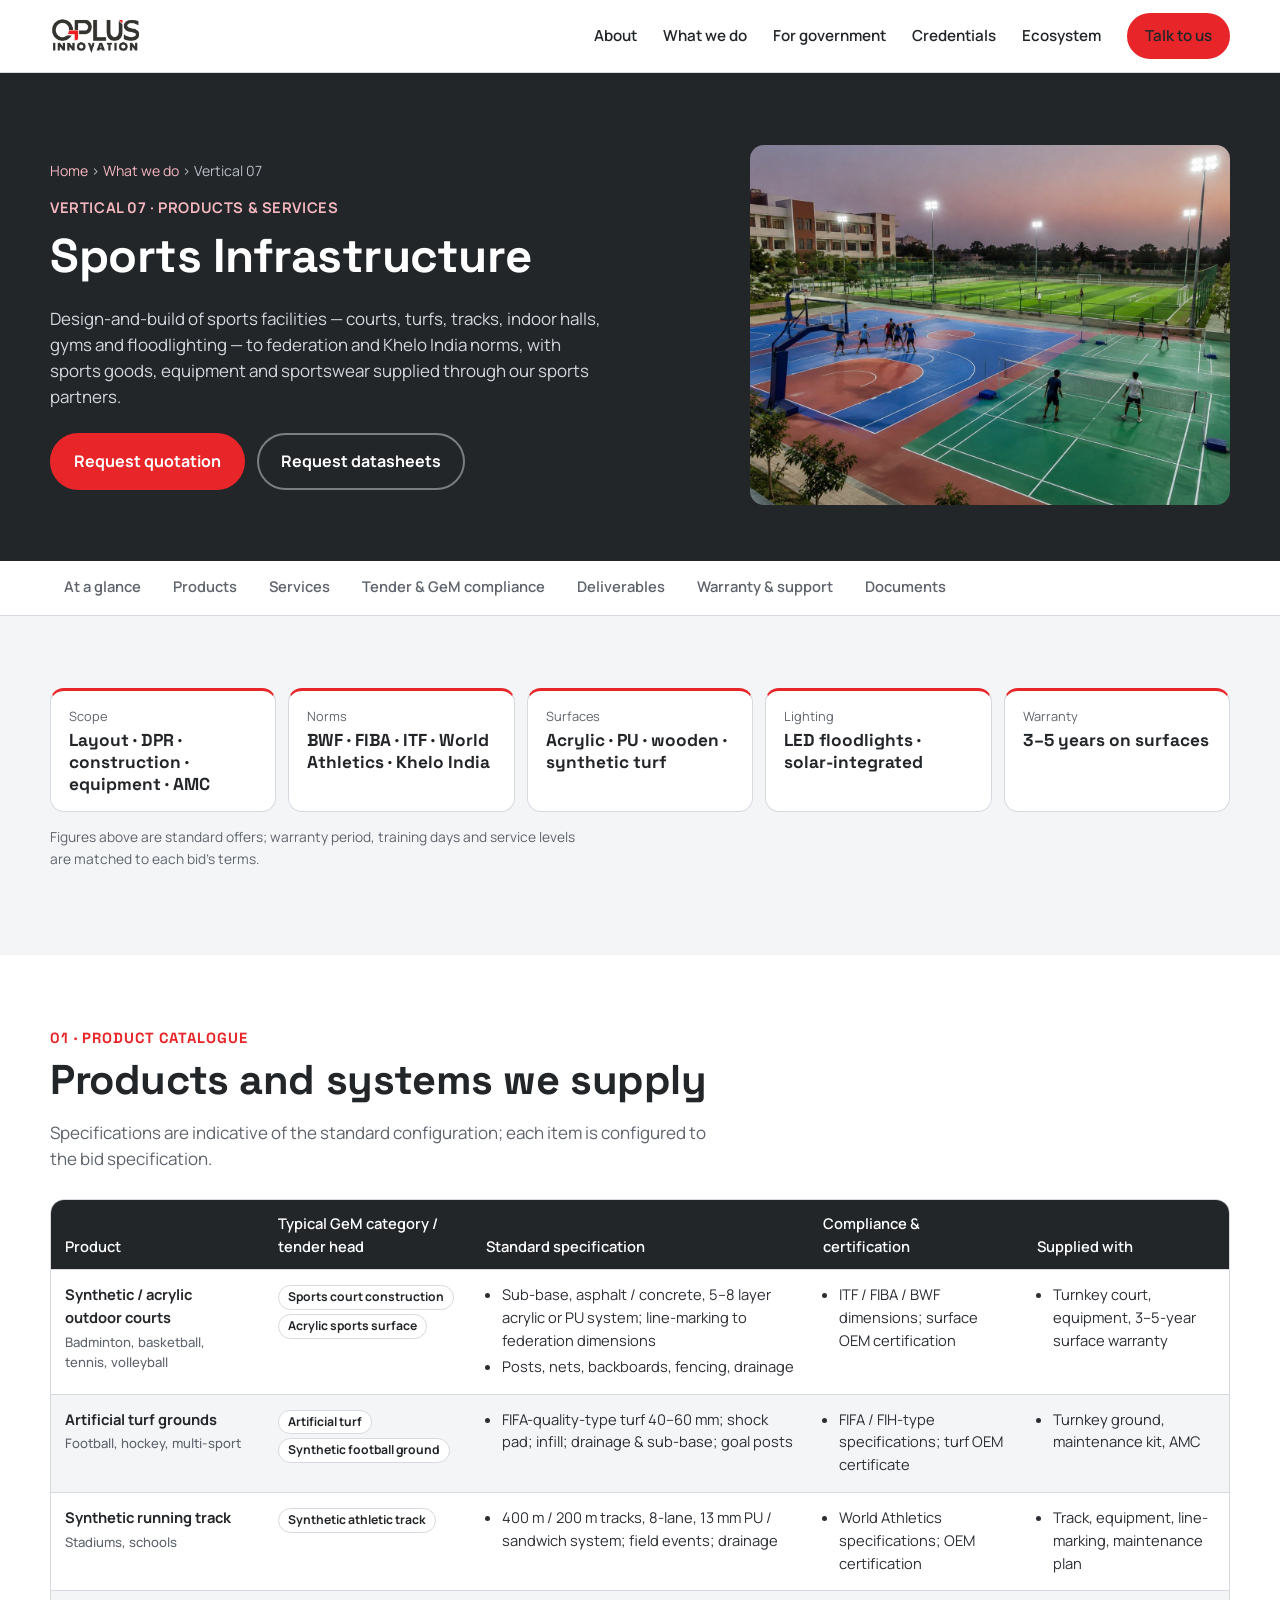
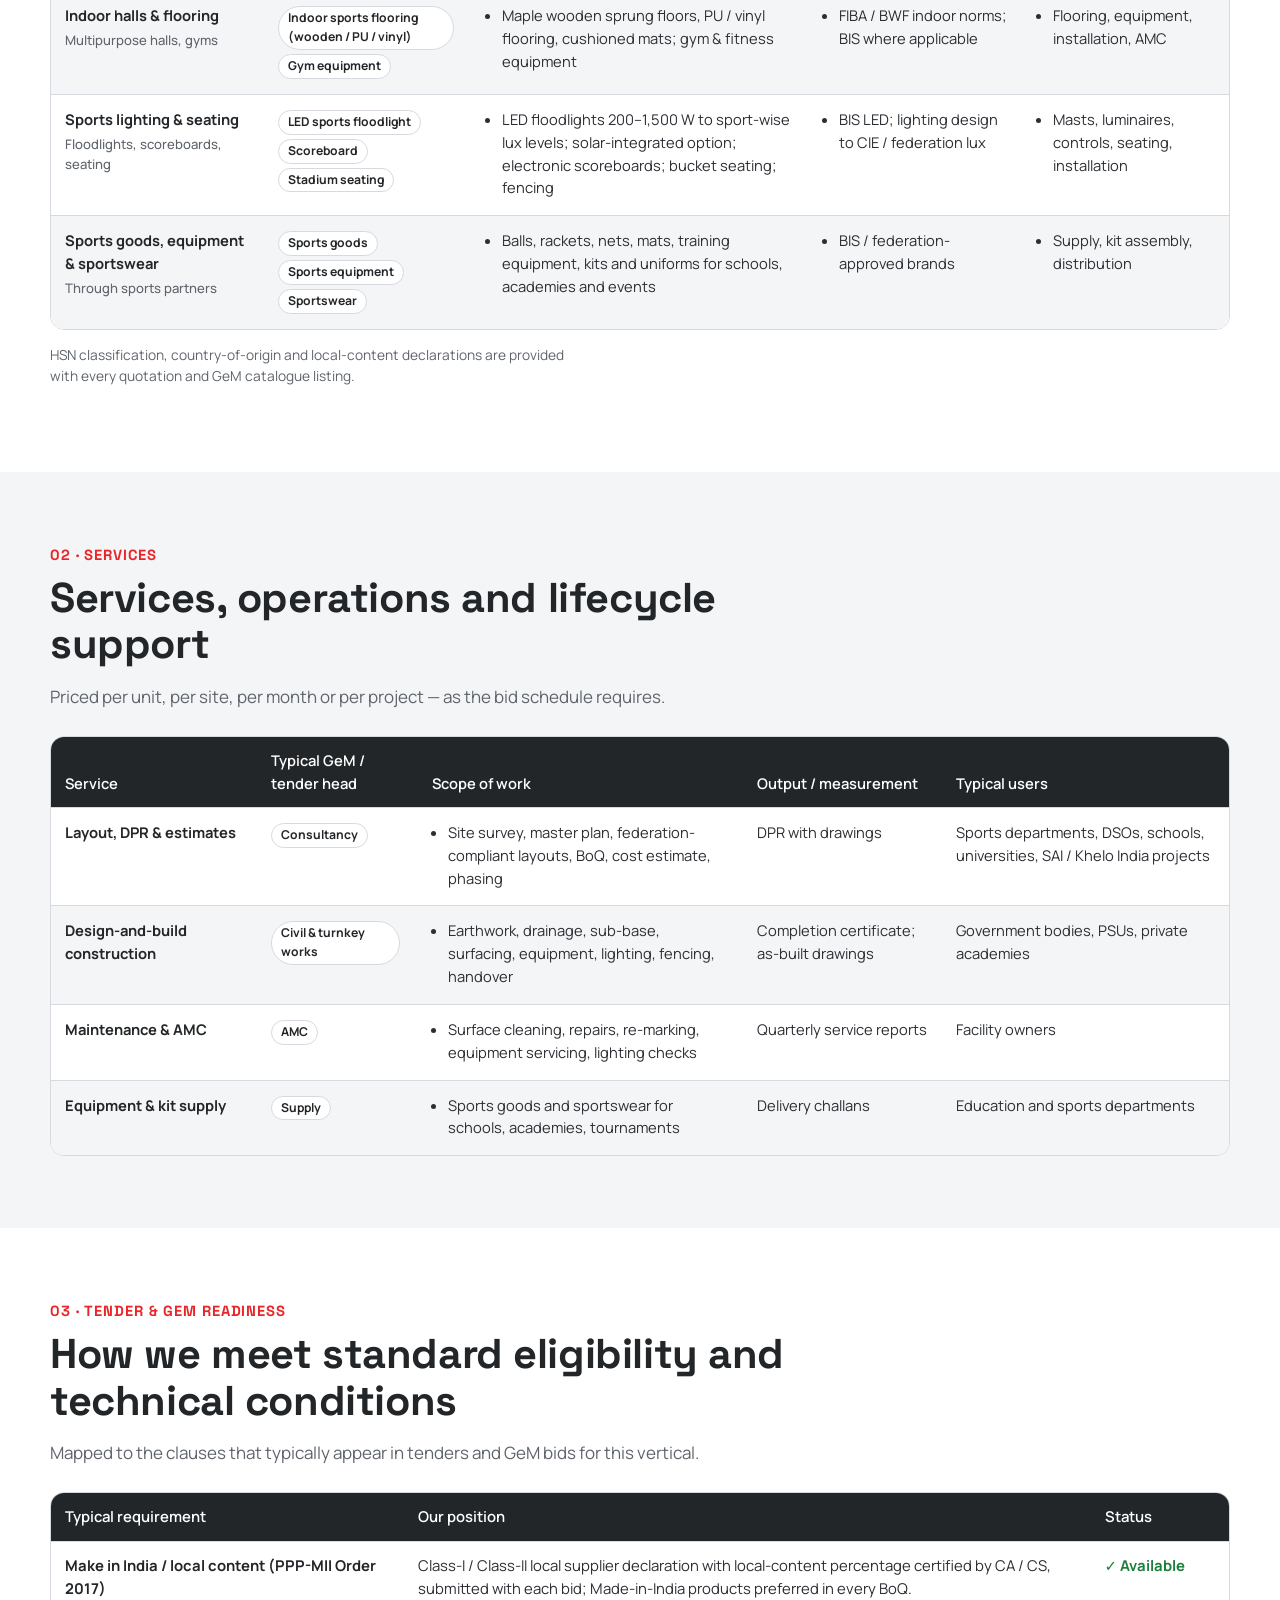
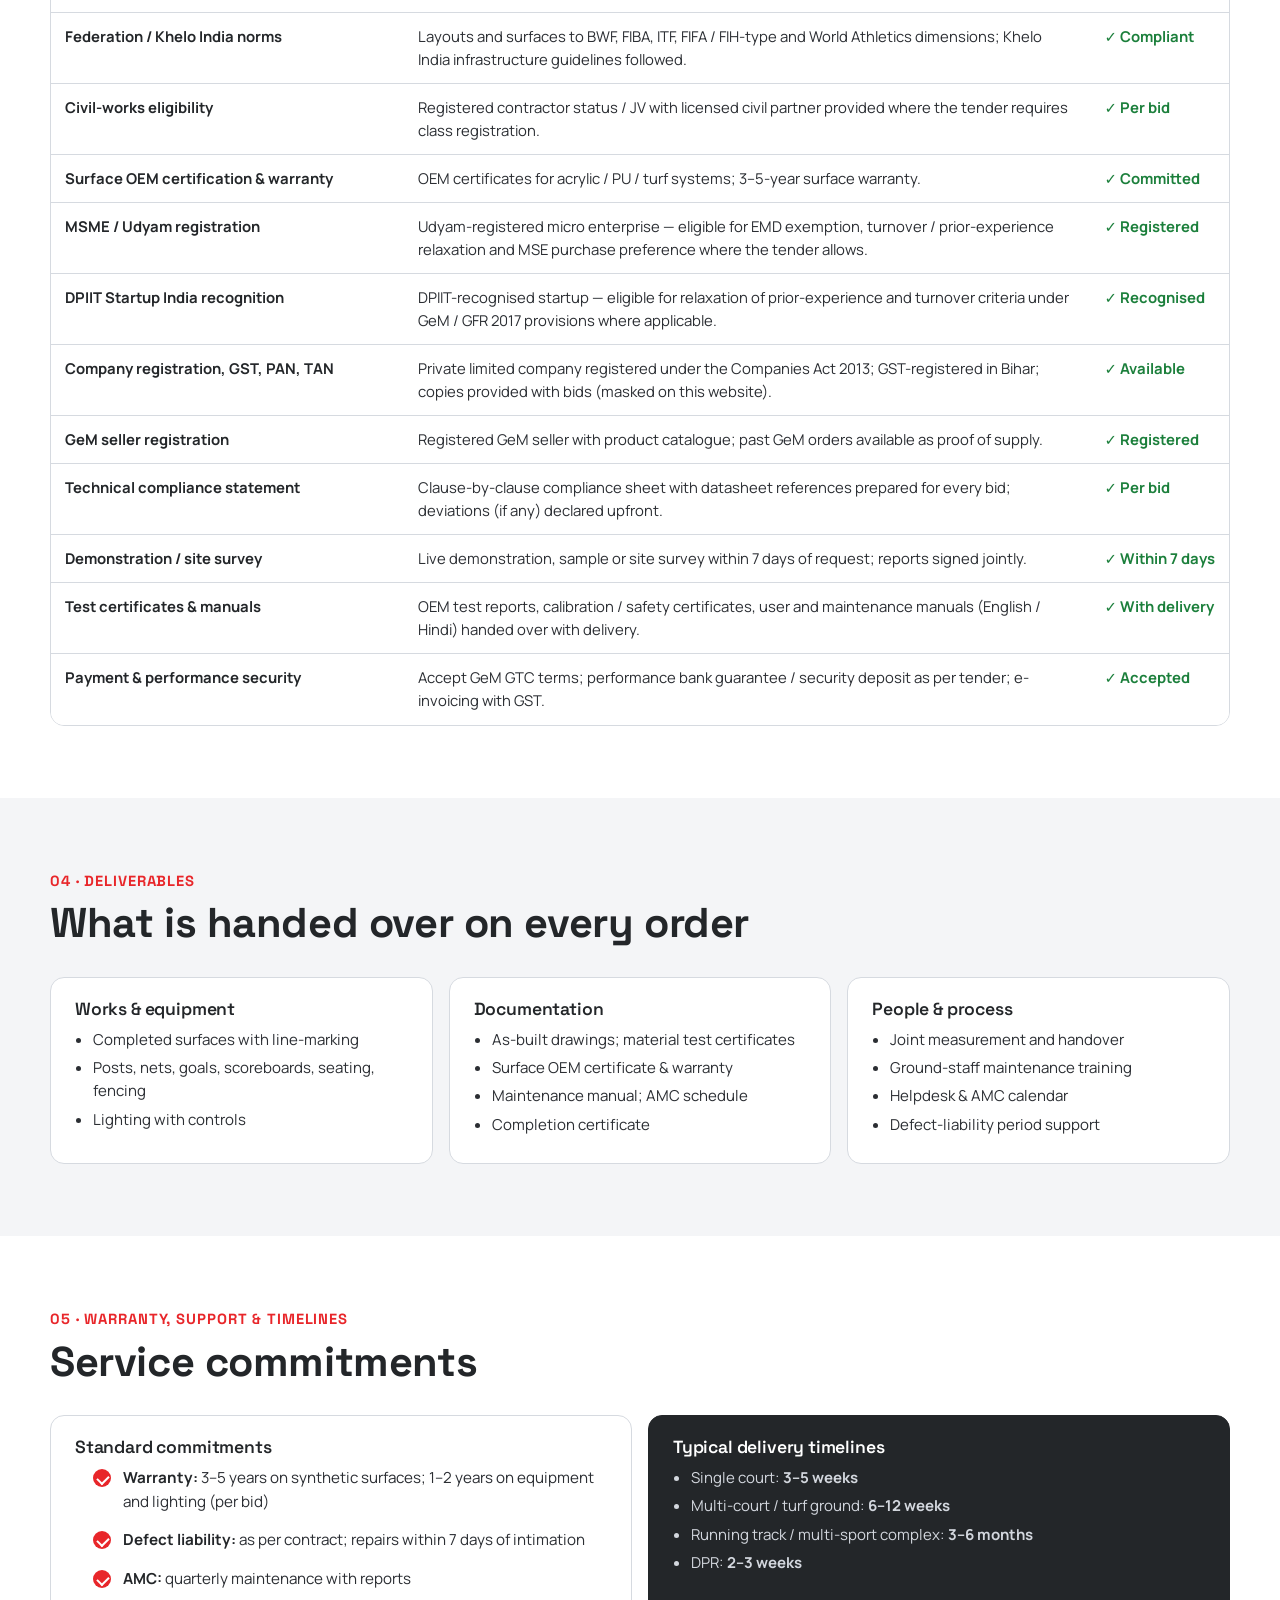
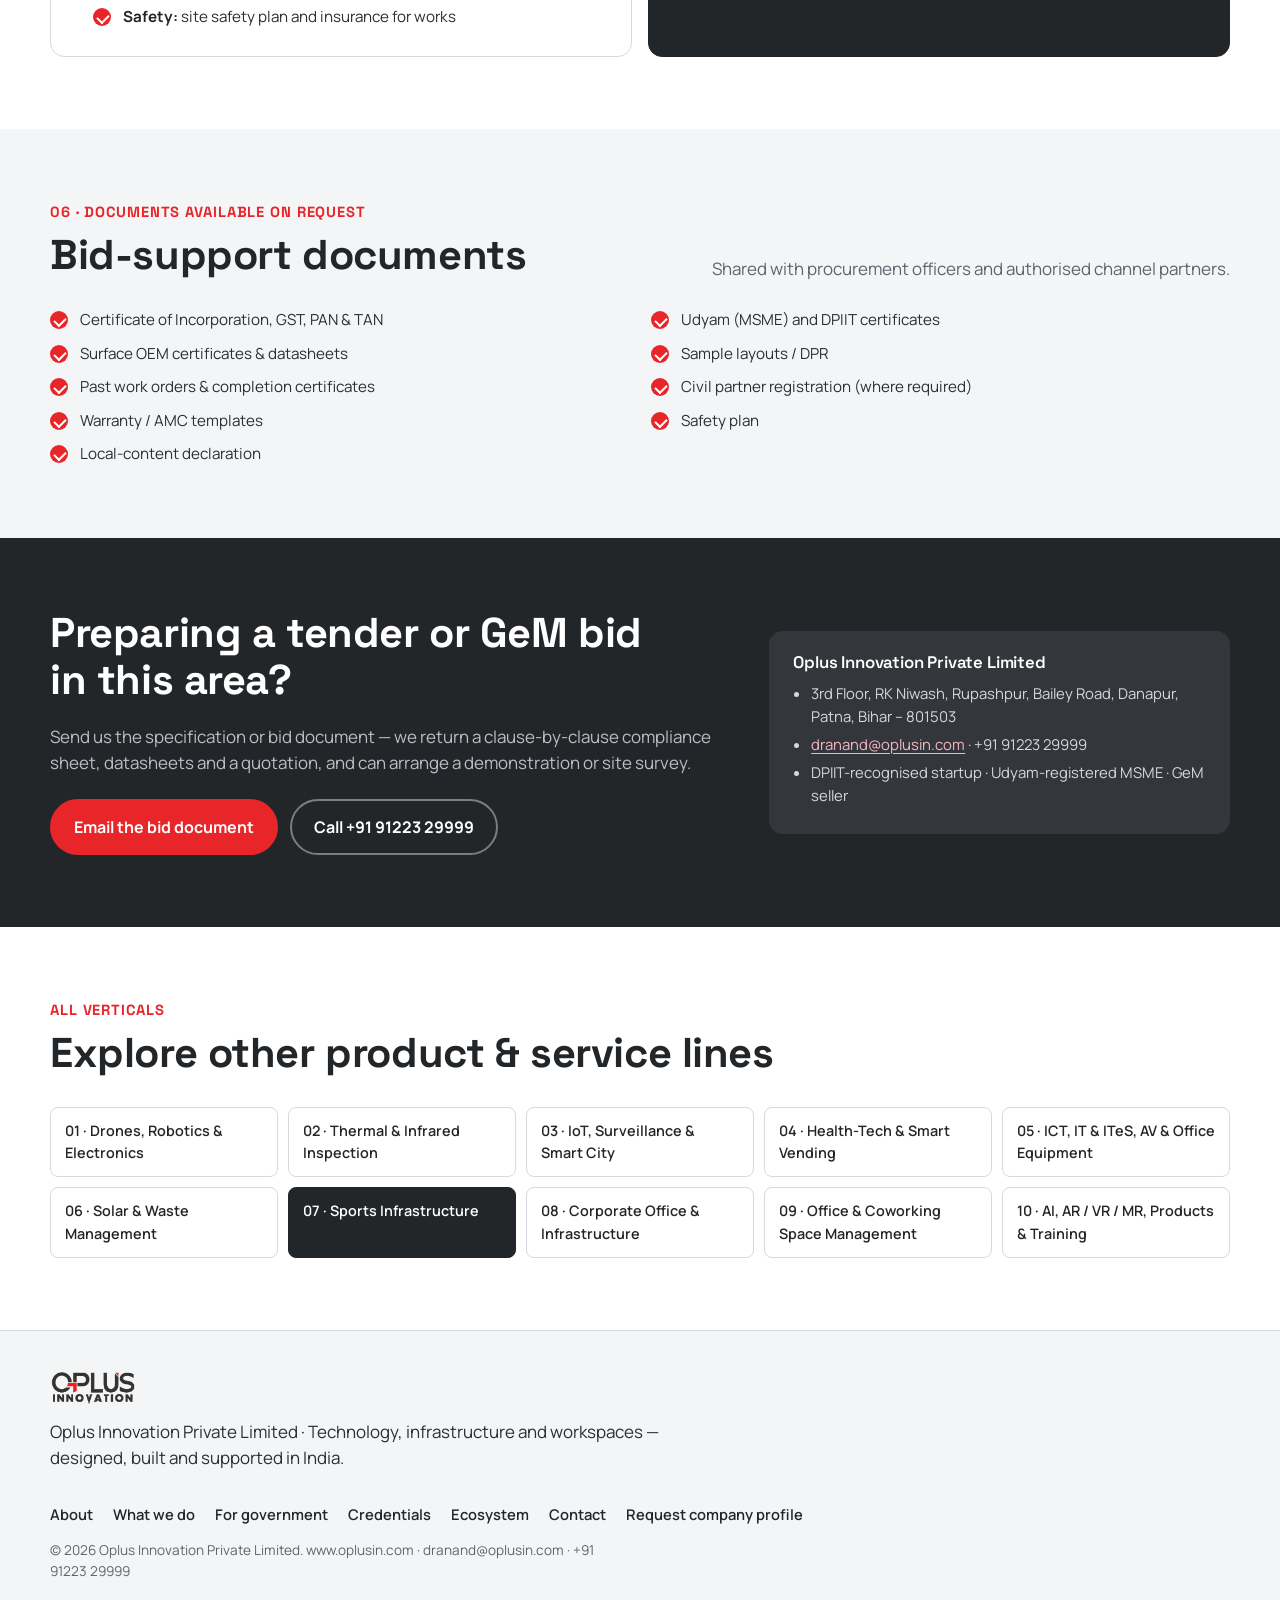
<file: verticals/sports-infrastructure.html>
<!doctype html>
<html lang="en">
<head>
<meta charset="utf-8">
<meta name="viewport" content="width=device-width, initial-scale=1">
<title>Sports Infrastructure — Products & Services for Government Tenders | Oplus Innovation</title>
<meta name="description" content="Design-and-build of sports facilities — courts, turfs, tracks, indoor halls, gyms and floodlighting — to federation and Khelo India norms, with sports goods, equipment and sportswear supplied through our sports partners.">
<link rel="icon" href="../img/favicon.png" type="image/png">
<link rel="preconnect" href="https://fonts.googleapis.com">
<link rel="preconnect" href="https://fonts.gstatic.com" crossorigin>
<link href="https://fonts.googleapis.com/css2?family=Space+Grotesk:wght@500;600;700&family=Manrope:wght@400;500;600;700;800&display=swap" rel="stylesheet">
<link rel="stylesheet" href="../css/style.css">
<link rel="stylesheet" href="../css/vertical.css">
</head>
<body>

<a class="skip" href="#main">Skip to content</a>

<header class="nav" id="top">
  <div class="wrap nav__in">
    <a class="nav__brand" href="../index.html" aria-label="Oplus Innovation home"><img src="../img/oplus_logo.png" alt="Oplus Innovation"></a>
    <nav class="nav__links" id="navLinks" aria-label="Primary">
      <a href="../index.html#about">About</a>
      <a href="../index.html#verticals">What we do</a>
      <a href="../index.html#government">For government</a>
      <a href="../index.html#credentials">Credentials</a>
      <a href="../index.html#ecosystem">Ecosystem</a>
      <a href="../index.html#contact" class="btn btn--small">Talk to us</a>
    </nav>
    <button class="nav__toggle" id="navToggle" aria-expanded="false" aria-controls="navLinks" aria-label="Open menu"><span></span><span></span><span></span></button>
  </div>
</header>

<main id="main">

<section class="vhero">
  <div class="wrap vhero__grid">
    <div>
      <p class="vhero__crumb"><a href="../index.html">Home</a> › <a href="../index.html#verticals">What we do</a> › Vertical 07</p>
      <p class="vhero__kicker">Vertical 07 · Products &amp; services</p>
      <h1>Sports Infrastructure</h1>
      <p class="vhero__lead">Design-and-build of sports facilities — courts, turfs, tracks, indoor halls, gyms and floodlighting — to federation and Khelo India norms, with sports goods, equipment and sportswear supplied through our sports partners.</p>
      <div class="vhero__cta">
        <a class="btn" href="mailto:dranand@oplusin.com?subject=Quotation%20request%20%E2%80%94%2007%20Sports%20Infrastructure&amp;body=Department%20%2F%20organisation%3A%0ARequirement%20(product%20or%20service)%3A%0AQuantity%20%2F%20scope%3A%0ATender%20or%20GeM%20bid%20reference%20(if%20any)%3A%0AContact%20person%20and%20phone%3A">Request quotation</a>
        <a class="btn btn--ghost" href="mailto:dranand@oplusin.com?subject=Request%20for%20technical%20datasheets%20%E2%80%94%20Vertical%2007">Request datasheets</a>
      </div>
    </div>
    <figure class="vhero__media"><img src="../img/sports.jpg" alt="Multi-sport synthetic courts with LED floodlighting"></figure>
  </div>
</section>

<nav class="vnav" aria-label="On this page">
  <div class="wrap vnav__in">
    <a href="#glance">At a glance</a>
    <a href="#products">Products</a>
    <a href="#services">Services</a>
    <a href="#tender">Tender &amp; GeM compliance</a>
    <a href="#deliverables">Deliverables</a>
    <a href="#support">Warranty &amp; support</a>
    <a href="#documents">Documents</a>
  </div>
</nav>

<section class="vsec vsec--tint" id="glance">
  <div class="wrap">
    <ul class="vfacts"><li><span>Scope</span><b>Layout · DPR · construction · equipment · AMC</b></li><li><span>Norms</span><b>BWF · FIBA · ITF · World Athletics · Khelo India</b></li><li><span>Surfaces</span><b>Acrylic · PU · wooden · synthetic turf</b></li><li><span>Lighting</span><b>LED floodlights · solar-integrated</b></li><li><span>Warranty</span><b>3–5 years on surfaces</b></li></ul>
    <p class="fine">Figures above are standard offers; warranty period, training days and service levels are matched to each bid's terms.</p>
  </div>
</section>

<section class="vsec" id="products">
  <div class="wrap">
    <div class="vsec__head">
      <div><span class="vsec__num">01 · Product catalogue</span><h2>Products and systems we supply</h2></div>
      <p>Specifications are indicative of the standard configuration; each item is configured to the bid specification.</p>
    </div>
    <div class="table-wrap">
      <table class="spec">
        <thead><tr><th>Product</th><th>Typical GeM category / tender head</th><th>Standard specification</th><th>Compliance &amp; certification</th><th>Supplied with</th></tr></thead>
        <tbody>
          <tr>
            <td>Synthetic / acrylic outdoor courts<small>Badminton, basketball, tennis, volleyball</small></td>
            <td><span class="tag">Sports court construction</span><span class="tag">Acrylic sports surface</span></td>
            <td><ul><li>Sub-base, asphalt / concrete, 5–8 layer acrylic or PU system; line-marking to federation dimensions</li><li>Posts, nets, backboards, fencing, drainage</li></ul></td>
            <td><ul><li>ITF / FIBA / BWF dimensions; surface OEM certification</li></ul></td>
            <td><ul><li>Turnkey court, equipment, 3–5-year surface warranty</li></ul></td>
          </tr>
          <tr>
            <td>Artificial turf grounds<small>Football, hockey, multi-sport</small></td>
            <td><span class="tag">Artificial turf</span><span class="tag">Synthetic football ground</span></td>
            <td><ul><li>FIFA-quality-type turf 40–60 mm; shock pad; infill; drainage & sub-base; goal posts</li></ul></td>
            <td><ul><li>FIFA / FIH-type specifications; turf OEM certificate</li></ul></td>
            <td><ul><li>Turnkey ground, maintenance kit, AMC</li></ul></td>
          </tr>
          <tr>
            <td>Synthetic running track<small>Stadiums, schools</small></td>
            <td><span class="tag">Synthetic athletic track</span></td>
            <td><ul><li>400 m / 200 m tracks, 8-lane, 13 mm PU / sandwich system; field events; drainage</li></ul></td>
            <td><ul><li>World Athletics specifications; OEM certification</li></ul></td>
            <td><ul><li>Track, equipment, line-marking, maintenance plan</li></ul></td>
          </tr>
          <tr>
            <td>Indoor halls & flooring<small>Multipurpose halls, gyms</small></td>
            <td><span class="tag">Indoor sports flooring (wooden / PU / vinyl)</span><span class="tag">Gym equipment</span></td>
            <td><ul><li>Maple wooden sprung floors, PU / vinyl flooring, cushioned mats; gym & fitness equipment</li></ul></td>
            <td><ul><li>FIBA / BWF indoor norms; BIS where applicable</li></ul></td>
            <td><ul><li>Flooring, equipment, installation, AMC</li></ul></td>
          </tr>
          <tr>
            <td>Sports lighting & seating<small>Floodlights, scoreboards, seating</small></td>
            <td><span class="tag">LED sports floodlight</span><span class="tag">Scoreboard</span><span class="tag">Stadium seating</span></td>
            <td><ul><li>LED floodlights 200–1,500 W to sport-wise lux levels; solar-integrated option; electronic scoreboards; bucket seating; fencing</li></ul></td>
            <td><ul><li>BIS LED; lighting design to CIE / federation lux</li></ul></td>
            <td><ul><li>Masts, luminaires, controls, seating, installation</li></ul></td>
          </tr>
          <tr>
            <td>Sports goods, equipment & sportswear<small>Through sports partners</small></td>
            <td><span class="tag">Sports goods</span><span class="tag">Sports equipment</span><span class="tag">Sportswear</span></td>
            <td><ul><li>Balls, rackets, nets, mats, training equipment, kits and uniforms for schools, academies and events</li></ul></td>
            <td><ul><li>BIS / federation-approved brands</li></ul></td>
            <td><ul><li>Supply, kit assembly, distribution</li></ul></td>
          </tr>
        </tbody>
      </table>
    </div>
    <p class="fine">HSN classification, country-of-origin and local-content declarations are provided with every quotation and GeM catalogue listing.</p>
  </div>
</section>

<section class="vsec vsec--tint" id="services">
  <div class="wrap">
    <div class="vsec__head">
      <div><span class="vsec__num">02 · Services</span><h2>Services, operations and lifecycle support</h2></div>
      <p>Priced per unit, per site, per month or per project — as the bid schedule requires.</p>
    </div>
    <div class="table-wrap">
      <table class="spec">
        <thead><tr><th>Service</th><th>Typical GeM / tender head</th><th>Scope of work</th><th>Output / measurement</th><th>Typical users</th></tr></thead>
        <tbody>
          <tr>
            <td>Layout, DPR & estimates</td>
            <td><span class="tag">Consultancy</span></td>
            <td><ul><li>Site survey, master plan, federation-compliant layouts, BoQ, cost estimate, phasing</li></ul></td>
            <td>DPR with drawings</td>
            <td>Sports departments, DSOs, schools, universities, SAI / Khelo India projects</td>
          </tr>
          <tr>
            <td>Design-and-build construction</td>
            <td><span class="tag">Civil & turnkey works</span></td>
            <td><ul><li>Earthwork, drainage, sub-base, surfacing, equipment, lighting, fencing, handover</li></ul></td>
            <td>Completion certificate; as-built drawings</td>
            <td>Government bodies, PSUs, private academies</td>
          </tr>
          <tr>
            <td>Maintenance & AMC</td>
            <td><span class="tag">AMC</span></td>
            <td><ul><li>Surface cleaning, repairs, re-marking, equipment servicing, lighting checks</li></ul></td>
            <td>Quarterly service reports</td>
            <td>Facility owners</td>
          </tr>
          <tr>
            <td>Equipment & kit supply</td>
            <td><span class="tag">Supply</span></td>
            <td><ul><li>Sports goods and sportswear for schools, academies, tournaments</li></ul></td>
            <td>Delivery challans</td>
            <td>Education and sports departments</td>
          </tr>
        </tbody>
      </table>
    </div>
  </div>
</section>

<section class="vsec" id="tender">
  <div class="wrap">
    <div class="vsec__head">
      <div><span class="vsec__num">03 · Tender &amp; GeM readiness</span><h2>How we meet standard eligibility and technical conditions</h2></div>
      <p>Mapped to the clauses that typically appear in tenders and GeM bids for this vertical.</p>
    </div>
    <div class="table-wrap">
      <table class="comply">
        <thead><tr><th>Typical requirement</th><th>Our position</th><th>Status</th></tr></thead>
        <tbody><tr><td>Make in India / local content (PPP-MII Order 2017)</td><td>Class-I / Class-II local supplier declaration with local-content percentage certified by CA / CS, submitted with each bid; Made-in-India products preferred in every BoQ.</td><td class="ok">✓ Available</td></tr><tr><td>Federation / Khelo India norms</td><td>Layouts and surfaces to BWF, FIBA, ITF, FIFA / FIH-type and World Athletics dimensions; Khelo India infrastructure guidelines followed.</td><td class="ok">✓ Compliant</td></tr><tr><td>Civil-works eligibility</td><td>Registered contractor status / JV with licensed civil partner provided where the tender requires class registration.</td><td class="ok">✓ Per bid</td></tr><tr><td>Surface OEM certification & warranty</td><td>OEM certificates for acrylic / PU / turf systems; 3–5-year surface warranty.</td><td class="ok">✓ Committed</td></tr><tr><td>MSME / Udyam registration</td><td>Udyam-registered micro enterprise — eligible for EMD exemption, turnover / prior-experience relaxation and MSE purchase preference where the tender allows.</td><td class="ok">✓ Registered</td></tr><tr><td>DPIIT Startup India recognition</td><td>DPIIT-recognised startup — eligible for relaxation of prior-experience and turnover criteria under GeM / GFR 2017 provisions where applicable.</td><td class="ok">✓ Recognised</td></tr><tr><td>Company registration, GST, PAN, TAN</td><td>Private limited company registered under the Companies Act 2013; GST-registered in Bihar; copies provided with bids (masked on this website).</td><td class="ok">✓ Available</td></tr><tr><td>GeM seller registration</td><td>Registered GeM seller with product catalogue; past GeM orders available as proof of supply.</td><td class="ok">✓ Registered</td></tr><tr><td>Technical compliance statement</td><td>Clause-by-clause compliance sheet with datasheet references prepared for every bid; deviations (if any) declared upfront.</td><td class="ok">✓ Per bid</td></tr><tr><td>Demonstration / site survey</td><td>Live demonstration, sample or site survey within 7 days of request; reports signed jointly.</td><td class="ok">✓ Within 7 days</td></tr><tr><td>Test certificates & manuals</td><td>OEM test reports, calibration / safety certificates, user and maintenance manuals (English / Hindi) handed over with delivery.</td><td class="ok">✓ With delivery</td></tr><tr><td>Payment & performance security</td><td>Accept GeM GTC terms; performance bank guarantee / security deposit as per tender; e-invoicing with GST.</td><td class="ok">✓ Accepted</td></tr></tbody>
      </table>
    </div>
  </div>
</section>

<section class="vsec vsec--tint" id="deliverables">
  <div class="wrap">
    <div class="vsec__head"><div><span class="vsec__num">04 · Deliverables</span><h2>What is handed over on every order</h2></div></div>
    <div class="grid3"><div class="card"><h3>Works & equipment</h3><ul><li>Completed surfaces with line-marking</li><li>Posts, nets, goals, scoreboards, seating, fencing</li><li>Lighting with controls</li></ul></div><div class="card"><h3>Documentation</h3><ul><li>As-built drawings; material test certificates</li><li>Surface OEM certificate & warranty</li><li>Maintenance manual; AMC schedule</li><li>Completion certificate</li></ul></div><div class="card"><h3>People & process</h3><ul><li>Joint measurement and handover</li><li>Ground-staff maintenance training</li><li>Helpdesk & AMC calendar</li><li>Defect-liability period support</li></ul></div></div>
  </div>
</section>

<section class="vsec" id="support">
  <div class="wrap">
    <div class="vsec__head"><div><span class="vsec__num">05 · Warranty, support &amp; timelines</span><h2>Service commitments</h2></div></div>
    <div class="grid2">
      <div class="card"><h3>Standard commitments</h3><ul class="check" style="grid-template-columns:1fr"><li><b>Warranty:</b> 3–5 years on synthetic surfaces; 1–2 years on equipment and lighting (per bid)</li><li><b>Defect liability:</b> as per contract; repairs within 7 days of intimation</li><li><b>AMC:</b> quarterly maintenance with reports</li><li><b>Safety:</b> site safety plan and insurance for works</li></ul></div>
      <div class="card card--dark"><h3>Typical delivery timelines</h3><ul><li>Single court: <b>3–5 weeks</b></li><li>Multi-court / turf ground: <b>6–12 weeks</b></li><li>Running track / multi-sport complex: <b>3–6 months</b></li><li>DPR: <b>2–3 weeks</b></li></ul></div>
    </div>
  </div>
</section>

<section class="vsec vsec--tint" id="documents">
  <div class="wrap">
    <div class="vsec__head">
      <div><span class="vsec__num">06 · Documents available on request</span><h2>Bid-support documents</h2></div>
      <p>Shared with procurement officers and authorised channel partners.</p>
    </div>
    <ul class="check"><li>Certificate of Incorporation, GST, PAN & TAN</li><li>Udyam (MSME) and DPIIT certificates</li><li>Surface OEM certificates & datasheets</li><li>Sample layouts / DPR</li><li>Past work orders & completion certificates</li><li>Civil partner registration (where required)</li><li>Warranty / AMC templates</li><li>Safety plan</li><li>Local-content declaration</li></ul>
  </div>
</section>

<section class="vsec vcta">
  <div class="wrap vcta__in">
    <div>
      <h2>Preparing a tender or GeM bid in this area?</h2>
      <p>Send us the specification or bid document — we return a clause-by-clause compliance sheet, datasheets and a quotation, and can arrange a demonstration or site survey.</p>
      <div class="vhero__cta">
        <a class="btn" href="mailto:dranand@oplusin.com?subject=Sports%20infrastructure%20tender%20support">Email the bid document</a>
        <a class="btn btn--ghost" href="tel:+919122329999">Call +91 91223 29999</a>
      </div>
    </div>
    <div class="vcta__box">
      <h3>Oplus Innovation Private Limited</h3>
      <ul>
        <li>3rd Floor, RK Niwash, Rupashpur, Bailey Road, Danapur, Patna, Bihar – 801503</li>
        <li><a href="mailto:dranand@oplusin.com">dranand@oplusin.com</a> · +91 91223 29999</li>
        <li>DPIIT-recognised startup · Udyam-registered MSME · GeM seller</li>
      </ul>
    </div>
  </div>
</section>

<section class="vsec">
  <div class="wrap">
    <div class="vsec__head"><div><span class="vsec__num">All verticals</span><h2>Explore other product &amp; service lines</h2></div></div>
    <div class="vmore"><a href="drones-robotics.html">01 · Drones, Robotics &amp; Electronics</a><a href="thermal-inspection.html">02 · Thermal &amp; Infrared Inspection</a><a href="iot-surveillance.html">03 · IoT, Surveillance &amp; Smart City</a><a href="health-tech.html">04 · Health-Tech &amp; Smart Vending</a><a href="ict.html">05 · ICT, IT &amp; ITeS, AV &amp; Office Equipment</a><a href="solar-waste.html">06 · Solar &amp; Waste Management</a><a href="sports-infrastructure.html" class="is-current">07 · Sports Infrastructure</a><a href="corporate-office.html">08 · Corporate Office &amp; Infrastructure</a><a href="office-space-management.html">09 · Office &amp; Coworking Space Management</a><a href="ai-ar-vr.html">10 · AI, AR / VR / MR, Products &amp; Training</a></div>
  </div>
</section>

</main>

<footer class="footer">
  <div class="wrap footer__in">
    <img src="../img/oplus_logo.png" alt="Oplus Innovation" class="footer__logo">
    <p>Oplus Innovation Private Limited · Technology, infrastructure and workspaces — designed, built and supported in India.</p>
    <nav aria-label="Footer">
      <a href="../index.html#about">About</a><a href="../index.html#verticals">What we do</a><a href="../index.html#government">For government</a><a href="../index.html#credentials">Credentials</a><a href="../index.html#ecosystem">Ecosystem</a><a href="../index.html#contact">Contact</a>
      <a href="mailto:dranand@oplusin.com?subject=Request%20for%20Oplus%20Innovation%20company%20profile">Request company profile</a>
    </nav>
    <p class="footer__fine">© <span id="year"></span> Oplus Innovation Private Limited. www.oplusin.com · dranand@oplusin.com · +91 91223 29999</p>
  </div>
</footer>

<script src="../js/main.js"></script>
</body>
</html>
</file>
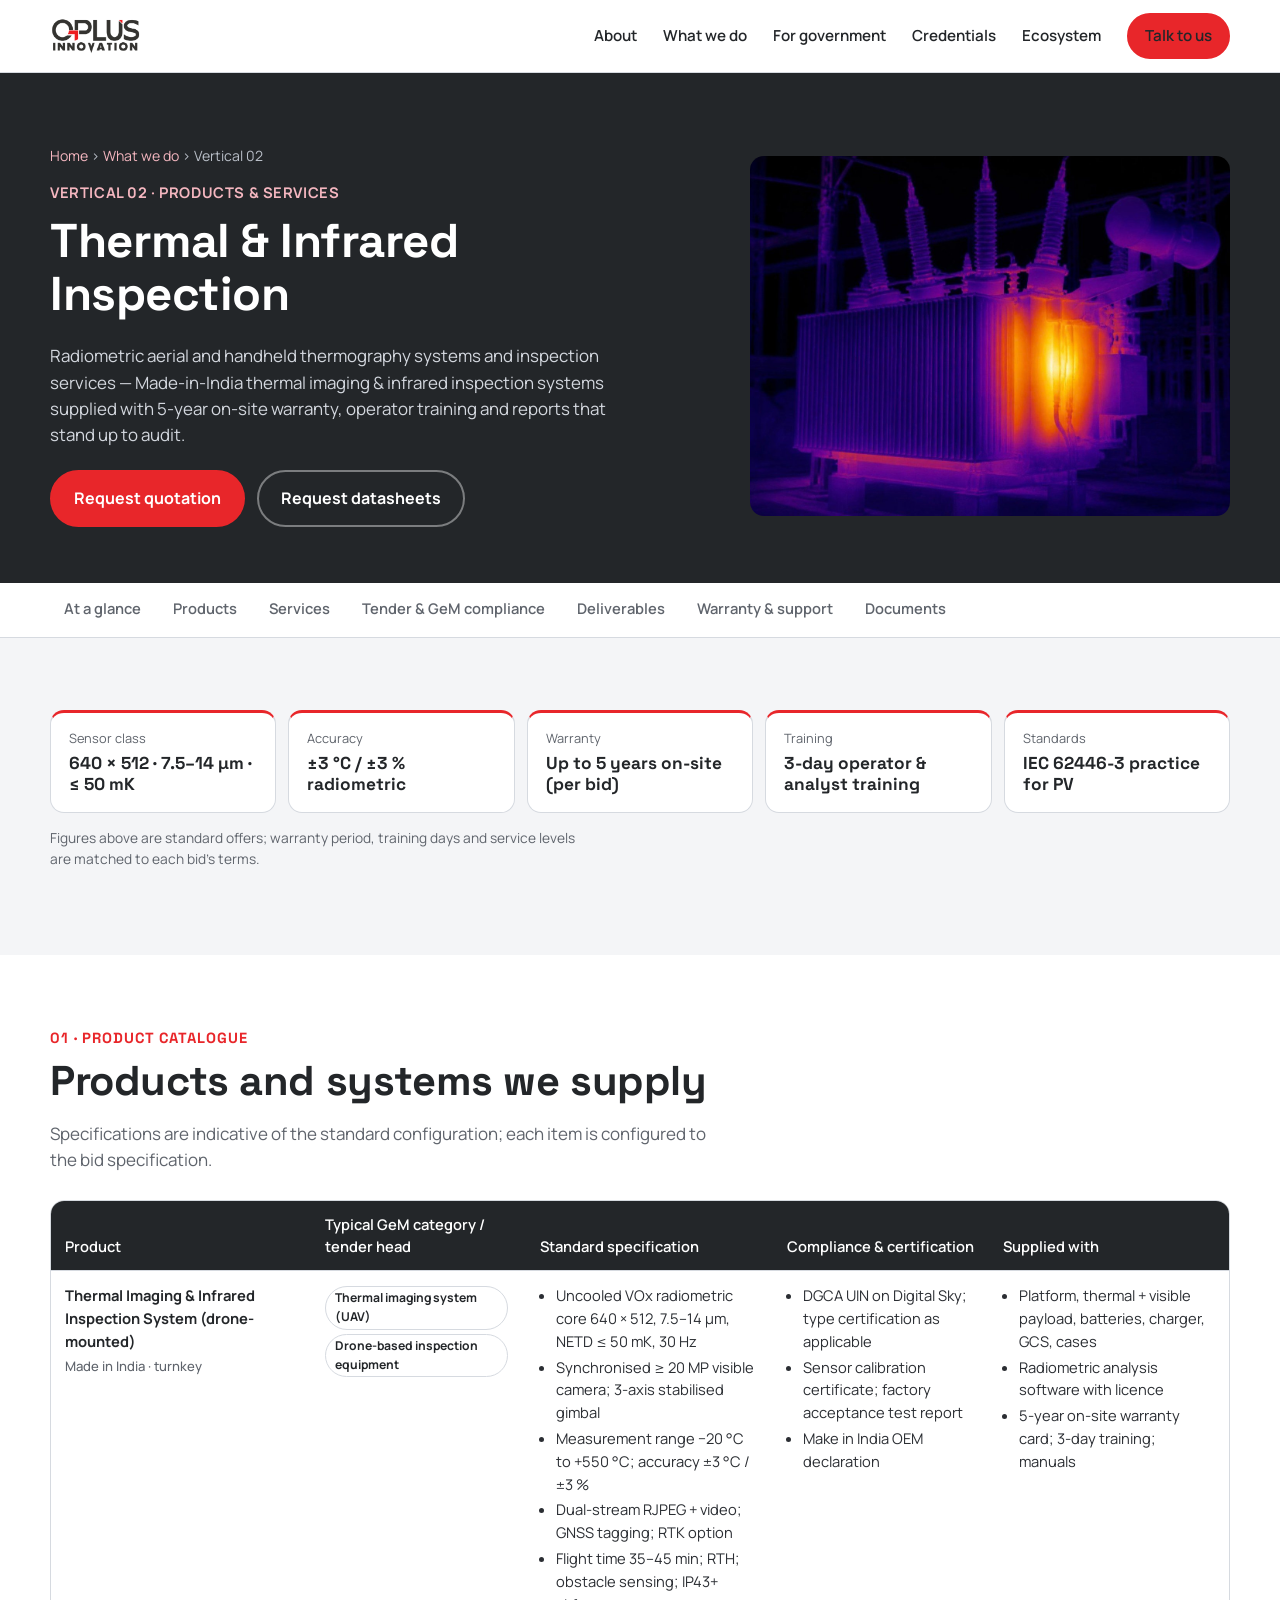
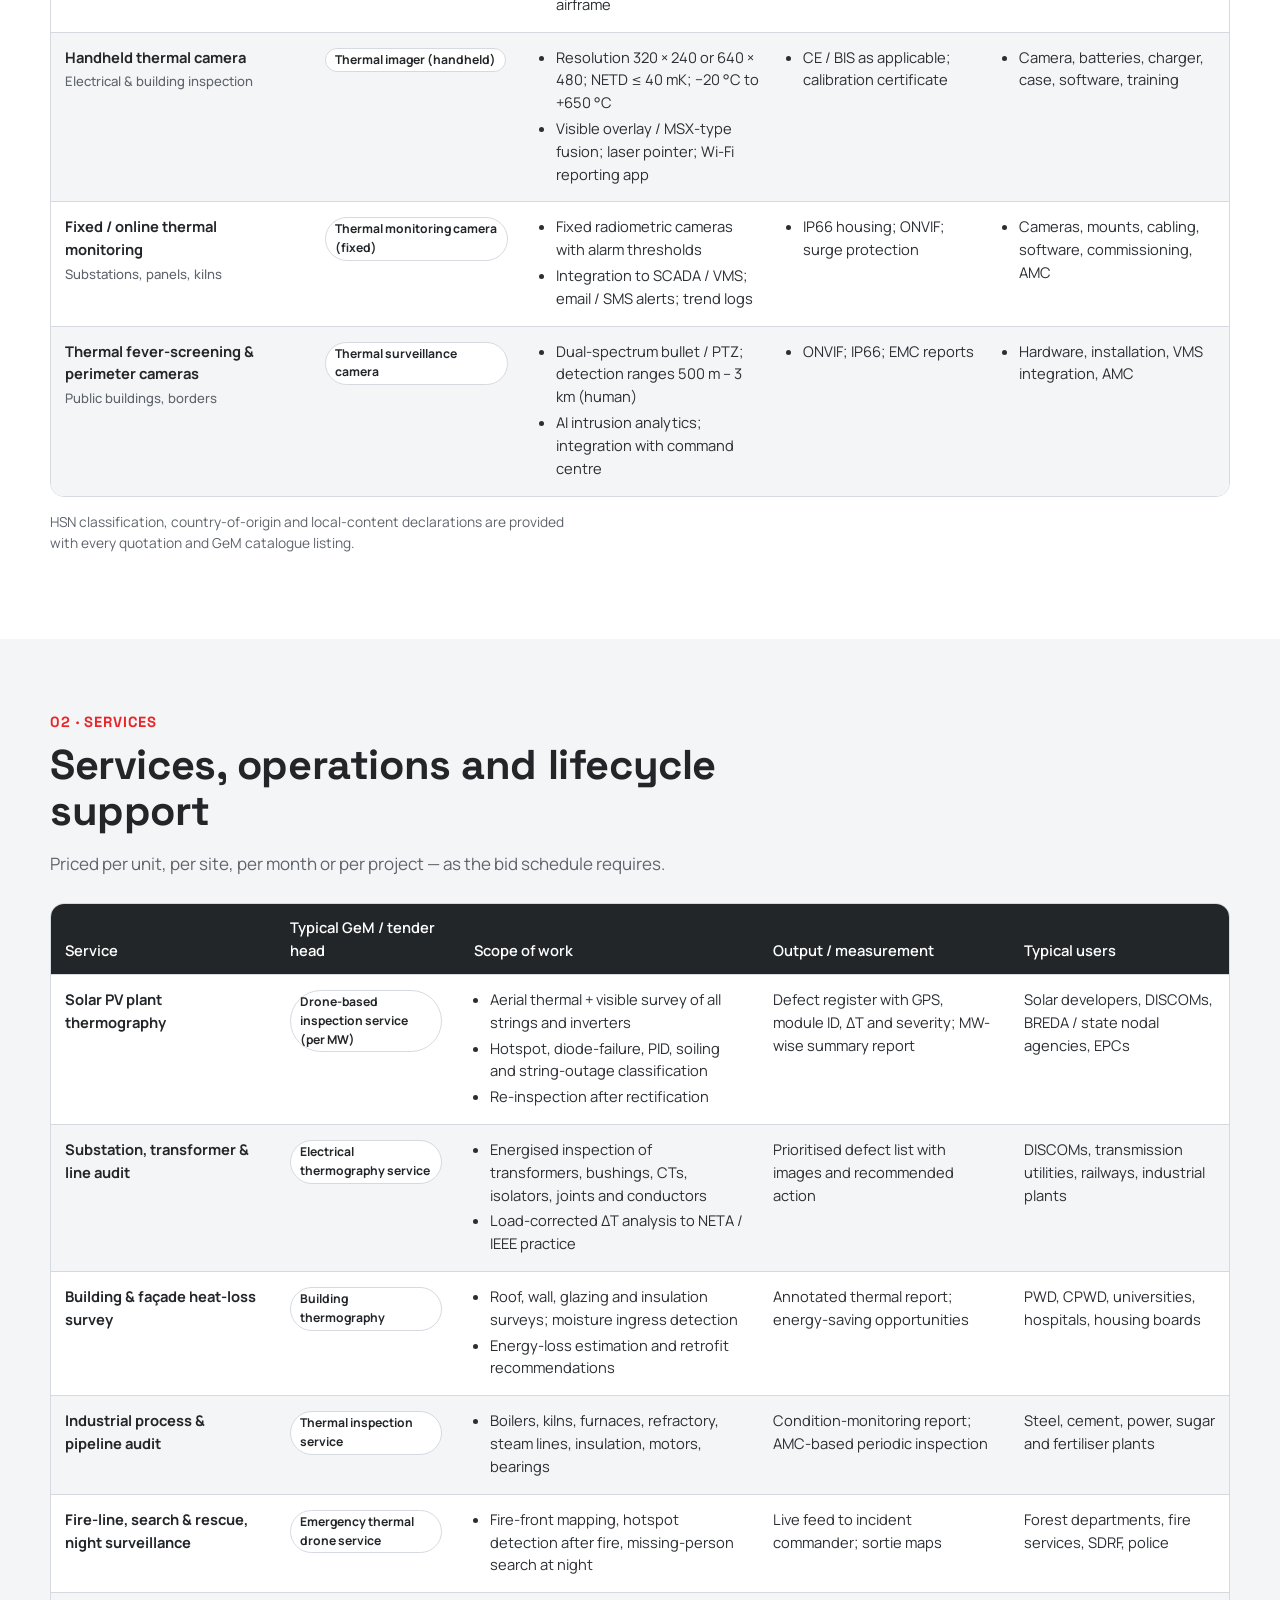
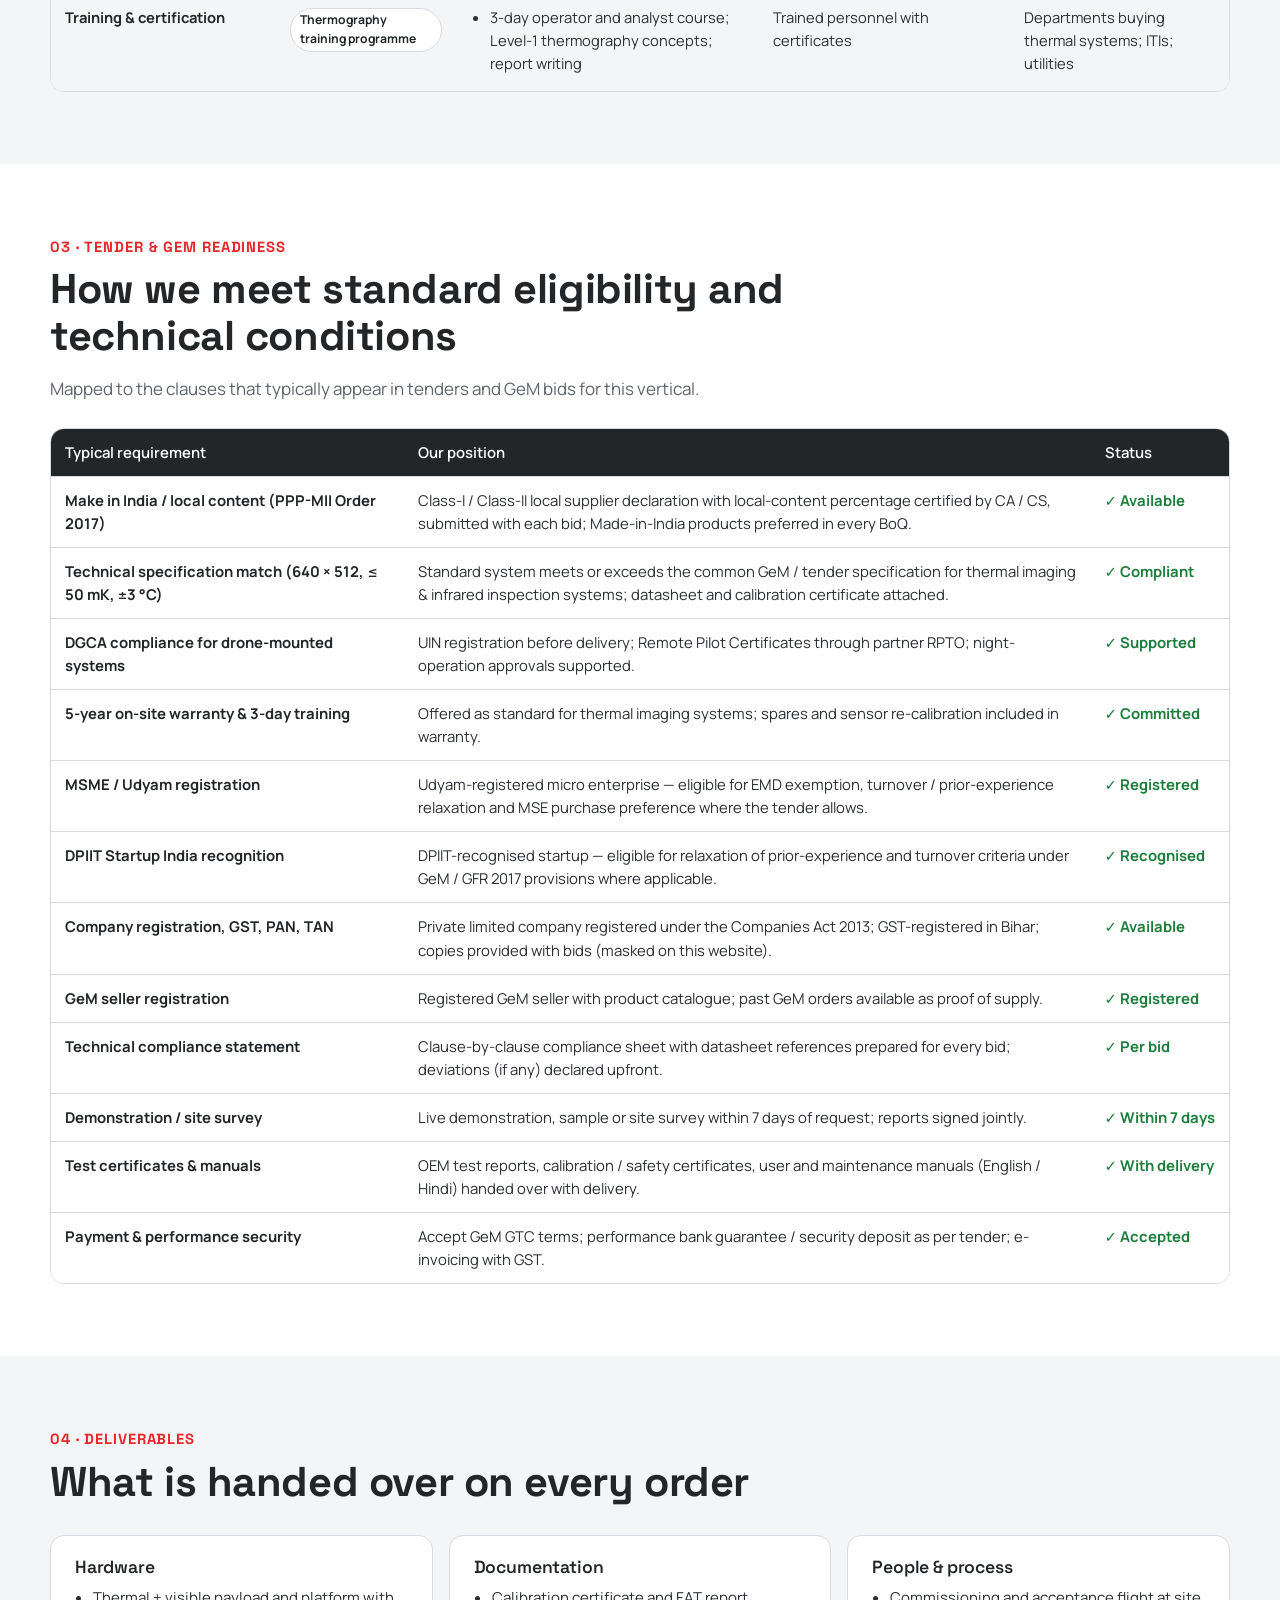
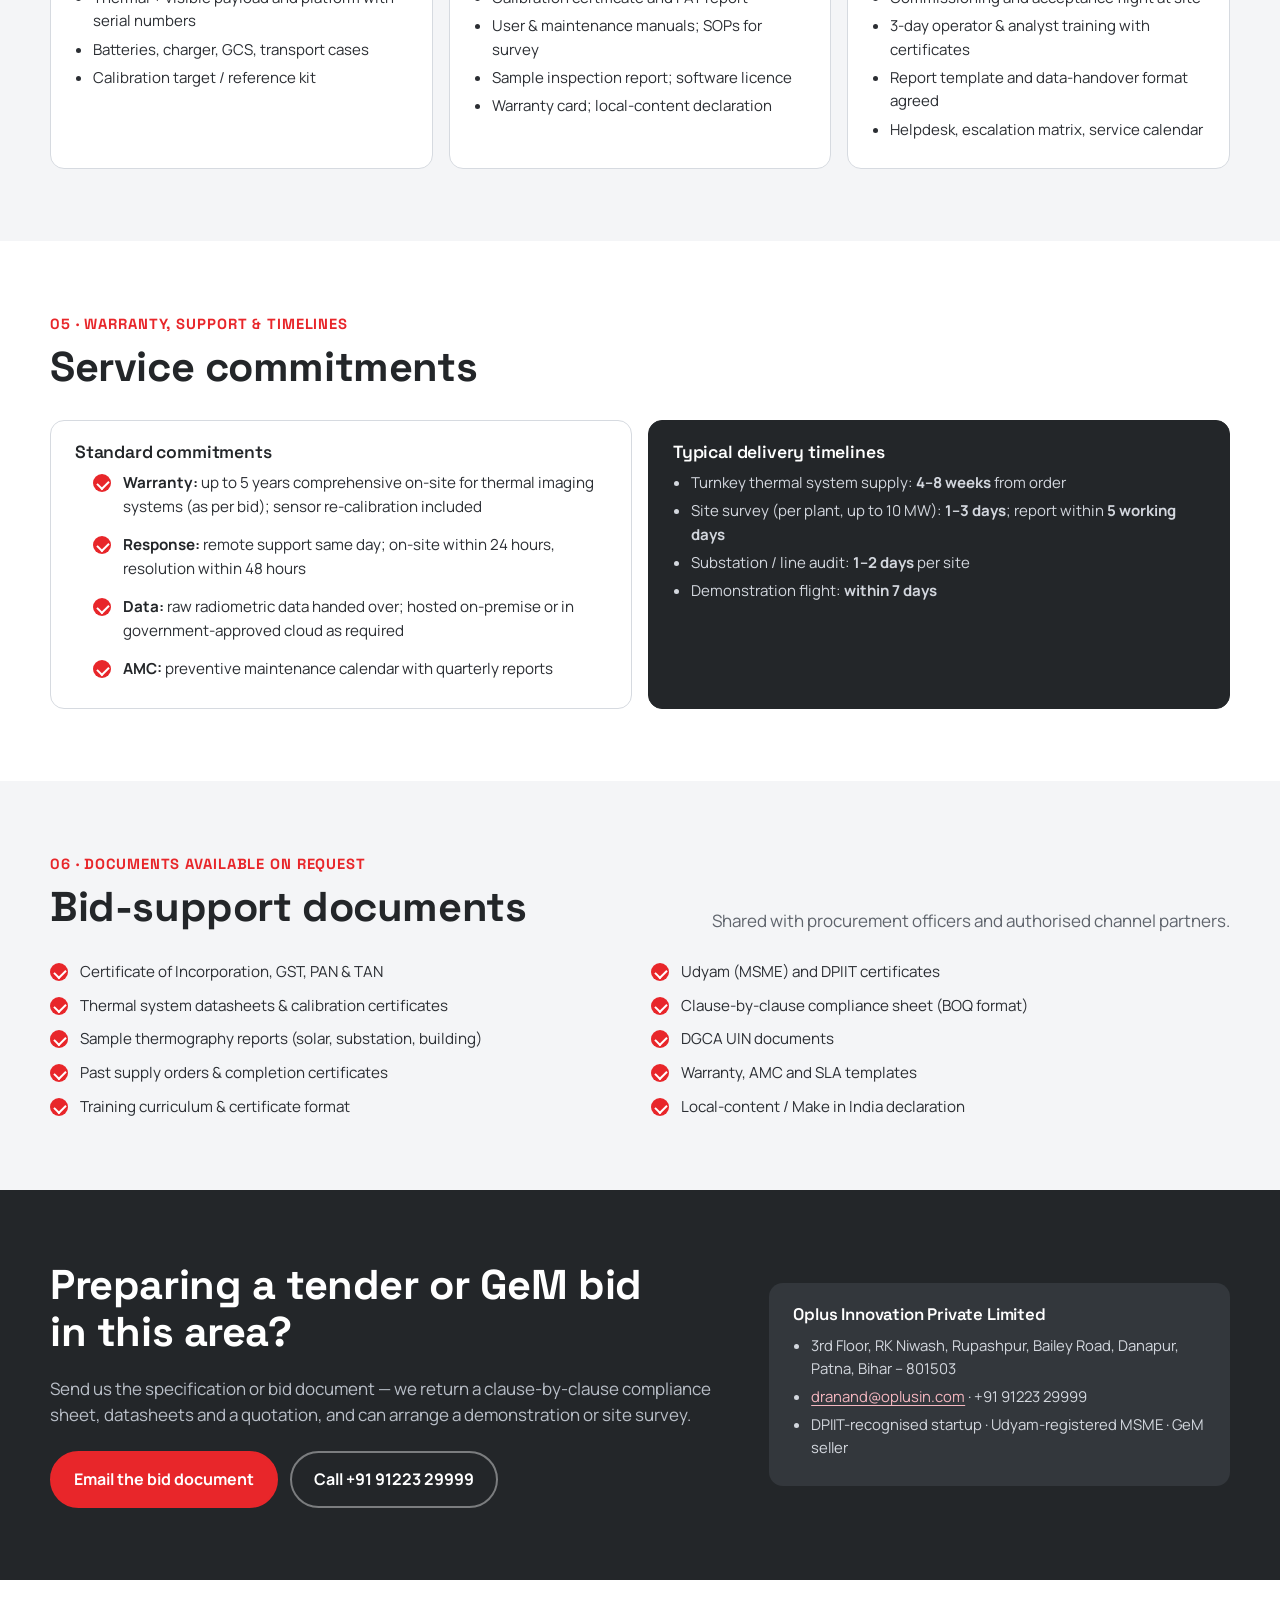
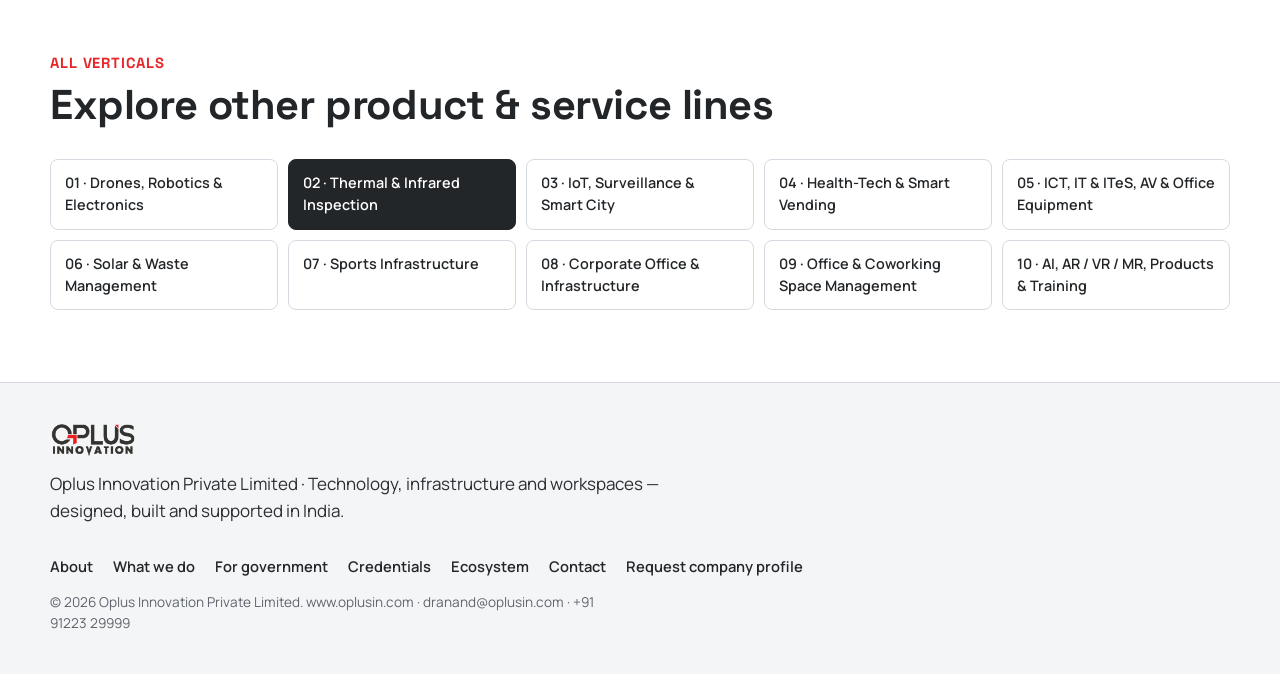
<file: verticals/thermal-inspection.html>
<!doctype html>
<html lang="en">
<head>
<meta charset="utf-8">
<meta name="viewport" content="width=device-width, initial-scale=1">
<title>Thermal & Infrared Inspection — Products & Services for Government Tenders | Oplus Innovation</title>
<meta name="description" content="Radiometric aerial and handheld thermography systems and inspection services — Made-in-India thermal imaging &amp; infrared inspection systems supplied with 5-year on-site warranty, operator training and reports that stand up to audit.">
<link rel="icon" href="../img/favicon.png" type="image/png">
<link rel="preconnect" href="https://fonts.googleapis.com">
<link rel="preconnect" href="https://fonts.gstatic.com" crossorigin>
<link href="https://fonts.googleapis.com/css2?family=Space+Grotesk:wght@500;600;700&family=Manrope:wght@400;500;600;700;800&display=swap" rel="stylesheet">
<link rel="stylesheet" href="../css/style.css">
<link rel="stylesheet" href="../css/vertical.css">
</head>
<body>

<a class="skip" href="#main">Skip to content</a>

<header class="nav" id="top">
  <div class="wrap nav__in">
    <a class="nav__brand" href="../index.html" aria-label="Oplus Innovation home"><img src="../img/oplus_logo.png" alt="Oplus Innovation"></a>
    <nav class="nav__links" id="navLinks" aria-label="Primary">
      <a href="../index.html#about">About</a>
      <a href="../index.html#verticals">What we do</a>
      <a href="../index.html#government">For government</a>
      <a href="../index.html#credentials">Credentials</a>
      <a href="../index.html#ecosystem">Ecosystem</a>
      <a href="../index.html#contact" class="btn btn--small">Talk to us</a>
    </nav>
    <button class="nav__toggle" id="navToggle" aria-expanded="false" aria-controls="navLinks" aria-label="Open menu"><span></span><span></span><span></span></button>
  </div>
</header>

<main id="main">

<section class="vhero">
  <div class="wrap vhero__grid">
    <div>
      <p class="vhero__crumb"><a href="../index.html">Home</a> › <a href="../index.html#verticals">What we do</a> › Vertical 02</p>
      <p class="vhero__kicker">Vertical 02 · Products &amp; services</p>
      <h1>Thermal &amp; Infrared Inspection</h1>
      <p class="vhero__lead">Radiometric aerial and handheld thermography systems and inspection services — Made-in-India thermal imaging & infrared inspection systems supplied with 5-year on-site warranty, operator training and reports that stand up to audit.</p>
      <div class="vhero__cta">
        <a class="btn" href="mailto:dranand@oplusin.com?subject=Quotation%20request%20%E2%80%94%2002%20Thermal%20%26%20Infrared%20Inspection&amp;body=Department%20%2F%20organisation%3A%0ARequirement%20(product%20or%20service)%3A%0AQuantity%20%2F%20scope%3A%0ATender%20or%20GeM%20bid%20reference%20(if%20any)%3A%0AContact%20person%20and%20phone%3A">Request quotation</a>
        <a class="btn btn--ghost" href="mailto:dranand@oplusin.com?subject=Request%20for%20technical%20datasheets%20%E2%80%94%20Vertical%2002">Request datasheets</a>
      </div>
    </div>
    <figure class="vhero__media"><img src="../img/thermal.jpg" alt="Radiometric thermal image of a transformer showing a hotspot"></figure>
  </div>
</section>

<nav class="vnav" aria-label="On this page">
  <div class="wrap vnav__in">
    <a href="#glance">At a glance</a>
    <a href="#products">Products</a>
    <a href="#services">Services</a>
    <a href="#tender">Tender &amp; GeM compliance</a>
    <a href="#deliverables">Deliverables</a>
    <a href="#support">Warranty &amp; support</a>
    <a href="#documents">Documents</a>
  </div>
</nav>

<section class="vsec vsec--tint" id="glance">
  <div class="wrap">
    <ul class="vfacts"><li><span>Sensor class</span><b>640 × 512 · 7.5–14 µm · ≤ 50 mK</b></li><li><span>Accuracy</span><b>±3 °C / ±3 % radiometric</b></li><li><span>Warranty</span><b>Up to 5 years on-site (per bid)</b></li><li><span>Training</span><b>3-day operator & analyst training</b></li><li><span>Standards</span><b>IEC 62446-3 practice for PV</b></li></ul>
    <p class="fine">Figures above are standard offers; warranty period, training days and service levels are matched to each bid's terms.</p>
  </div>
</section>

<section class="vsec" id="products">
  <div class="wrap">
    <div class="vsec__head">
      <div><span class="vsec__num">01 · Product catalogue</span><h2>Products and systems we supply</h2></div>
      <p>Specifications are indicative of the standard configuration; each item is configured to the bid specification.</p>
    </div>
    <div class="table-wrap">
      <table class="spec">
        <thead><tr><th>Product</th><th>Typical GeM category / tender head</th><th>Standard specification</th><th>Compliance &amp; certification</th><th>Supplied with</th></tr></thead>
        <tbody>
          <tr>
            <td>Thermal Imaging & Infrared Inspection System (drone-mounted)<small>Made in India · turnkey</small></td>
            <td><span class="tag">Thermal imaging system (UAV)</span><span class="tag">Drone-based inspection equipment</span></td>
            <td><ul><li>Uncooled VOx radiometric core 640 × 512, 7.5–14 µm, NETD ≤ 50 mK, 30 Hz</li><li>Synchronised ≥ 20 MP visible camera; 3-axis stabilised gimbal</li><li>Measurement range −20 °C to +550 °C; accuracy ±3 °C / ±3 %</li><li>Dual-stream RJPEG + video; GNSS tagging; RTK option</li><li>Flight time 35–45 min; RTH; obstacle sensing; IP43+ airframe</li></ul></td>
            <td><ul><li>DGCA UIN on Digital Sky; type certification as applicable</li><li>Sensor calibration certificate; factory acceptance test report</li><li>Make in India OEM declaration</li></ul></td>
            <td><ul><li>Platform, thermal + visible payload, batteries, charger, GCS, cases</li><li>Radiometric analysis software with licence</li><li>5-year on-site warranty card; 3-day training; manuals</li></ul></td>
          </tr>
          <tr>
            <td>Handheld thermal camera<small>Electrical & building inspection</small></td>
            <td><span class="tag">Thermal imager (handheld)</span></td>
            <td><ul><li>Resolution 320 × 240 or 640 × 480; NETD ≤ 40 mK; −20 °C to +650 °C</li><li>Visible overlay / MSX-type fusion; laser pointer; Wi-Fi reporting app</li></ul></td>
            <td><ul><li>CE / BIS as applicable; calibration certificate</li></ul></td>
            <td><ul><li>Camera, batteries, charger, case, software, training</li></ul></td>
          </tr>
          <tr>
            <td>Fixed / online thermal monitoring<small>Substations, panels, kilns</small></td>
            <td><span class="tag">Thermal monitoring camera (fixed)</span></td>
            <td><ul><li>Fixed radiometric cameras with alarm thresholds</li><li>Integration to SCADA / VMS; email / SMS alerts; trend logs</li></ul></td>
            <td><ul><li>IP66 housing; ONVIF; surge protection</li></ul></td>
            <td><ul><li>Cameras, mounts, cabling, software, commissioning, AMC</li></ul></td>
          </tr>
          <tr>
            <td>Thermal fever-screening & perimeter cameras<small>Public buildings, borders</small></td>
            <td><span class="tag">Thermal surveillance camera</span></td>
            <td><ul><li>Dual-spectrum bullet / PTZ; detection ranges 500 m – 3 km (human)</li><li>AI intrusion analytics; integration with command centre</li></ul></td>
            <td><ul><li>ONVIF; IP66; EMC reports</li></ul></td>
            <td><ul><li>Hardware, installation, VMS integration, AMC</li></ul></td>
          </tr>
        </tbody>
      </table>
    </div>
    <p class="fine">HSN classification, country-of-origin and local-content declarations are provided with every quotation and GeM catalogue listing.</p>
  </div>
</section>

<section class="vsec vsec--tint" id="services">
  <div class="wrap">
    <div class="vsec__head">
      <div><span class="vsec__num">02 · Services</span><h2>Services, operations and lifecycle support</h2></div>
      <p>Priced per unit, per site, per month or per project — as the bid schedule requires.</p>
    </div>
    <div class="table-wrap">
      <table class="spec">
        <thead><tr><th>Service</th><th>Typical GeM / tender head</th><th>Scope of work</th><th>Output / measurement</th><th>Typical users</th></tr></thead>
        <tbody>
          <tr>
            <td>Solar PV plant thermography</td>
            <td><span class="tag">Drone-based inspection service (per MW)</span></td>
            <td><ul><li>Aerial thermal + visible survey of all strings and inverters</li><li>Hotspot, diode-failure, PID, soiling and string-outage classification</li><li>Re-inspection after rectification</li></ul></td>
            <td>Defect register with GPS, module ID, ΔT and severity; MW-wise summary report</td>
            <td>Solar developers, DISCOMs, BREDA / state nodal agencies, EPCs</td>
          </tr>
          <tr>
            <td>Substation, transformer & line audit</td>
            <td><span class="tag">Electrical thermography service</span></td>
            <td><ul><li>Energised inspection of transformers, bushings, CTs, isolators, joints and conductors</li><li>Load-corrected ΔT analysis to NETA / IEEE practice</li></ul></td>
            <td>Prioritised defect list with images and recommended action</td>
            <td>DISCOMs, transmission utilities, railways, industrial plants</td>
          </tr>
          <tr>
            <td>Building & façade heat-loss survey</td>
            <td><span class="tag">Building thermography</span></td>
            <td><ul><li>Roof, wall, glazing and insulation surveys; moisture ingress detection</li><li>Energy-loss estimation and retrofit recommendations</li></ul></td>
            <td>Annotated thermal report; energy-saving opportunities</td>
            <td>PWD, CPWD, universities, hospitals, housing boards</td>
          </tr>
          <tr>
            <td>Industrial process & pipeline audit</td>
            <td><span class="tag">Thermal inspection service</span></td>
            <td><ul><li>Boilers, kilns, furnaces, refractory, steam lines, insulation, motors, bearings</li></ul></td>
            <td>Condition-monitoring report; AMC-based periodic inspection</td>
            <td>Steel, cement, power, sugar and fertiliser plants</td>
          </tr>
          <tr>
            <td>Fire-line, search & rescue, night surveillance</td>
            <td><span class="tag">Emergency thermal drone service</span></td>
            <td><ul><li>Fire-front mapping, hotspot detection after fire, missing-person search at night</li></ul></td>
            <td>Live feed to incident commander; sortie maps</td>
            <td>Forest departments, fire services, SDRF, police</td>
          </tr>
          <tr>
            <td>Training & certification</td>
            <td><span class="tag">Thermography training programme</span></td>
            <td><ul><li>3-day operator and analyst course; Level-1 thermography concepts; report writing</li></ul></td>
            <td>Trained personnel with certificates</td>
            <td>Departments buying thermal systems; ITIs; utilities</td>
          </tr>
        </tbody>
      </table>
    </div>
  </div>
</section>

<section class="vsec" id="tender">
  <div class="wrap">
    <div class="vsec__head">
      <div><span class="vsec__num">03 · Tender &amp; GeM readiness</span><h2>How we meet standard eligibility and technical conditions</h2></div>
      <p>Mapped to the clauses that typically appear in tenders and GeM bids for this vertical.</p>
    </div>
    <div class="table-wrap">
      <table class="comply">
        <thead><tr><th>Typical requirement</th><th>Our position</th><th>Status</th></tr></thead>
        <tbody><tr><td>Make in India / local content (PPP-MII Order 2017)</td><td>Class-I / Class-II local supplier declaration with local-content percentage certified by CA / CS, submitted with each bid; Made-in-India products preferred in every BoQ.</td><td class="ok">✓ Available</td></tr><tr><td>Technical specification match (640 × 512, ≤ 50 mK, ±3 °C)</td><td>Standard system meets or exceeds the common GeM / tender specification for thermal imaging & infrared inspection systems; datasheet and calibration certificate attached.</td><td class="ok">✓ Compliant</td></tr><tr><td>DGCA compliance for drone-mounted systems</td><td>UIN registration before delivery; Remote Pilot Certificates through partner RPTO; night-operation approvals supported.</td><td class="ok">✓ Supported</td></tr><tr><td>5-year on-site warranty & 3-day training</td><td>Offered as standard for thermal imaging systems; spares and sensor re-calibration included in warranty.</td><td class="ok">✓ Committed</td></tr><tr><td>MSME / Udyam registration</td><td>Udyam-registered micro enterprise — eligible for EMD exemption, turnover / prior-experience relaxation and MSE purchase preference where the tender allows.</td><td class="ok">✓ Registered</td></tr><tr><td>DPIIT Startup India recognition</td><td>DPIIT-recognised startup — eligible for relaxation of prior-experience and turnover criteria under GeM / GFR 2017 provisions where applicable.</td><td class="ok">✓ Recognised</td></tr><tr><td>Company registration, GST, PAN, TAN</td><td>Private limited company registered under the Companies Act 2013; GST-registered in Bihar; copies provided with bids (masked on this website).</td><td class="ok">✓ Available</td></tr><tr><td>GeM seller registration</td><td>Registered GeM seller with product catalogue; past GeM orders available as proof of supply.</td><td class="ok">✓ Registered</td></tr><tr><td>Technical compliance statement</td><td>Clause-by-clause compliance sheet with datasheet references prepared for every bid; deviations (if any) declared upfront.</td><td class="ok">✓ Per bid</td></tr><tr><td>Demonstration / site survey</td><td>Live demonstration, sample or site survey within 7 days of request; reports signed jointly.</td><td class="ok">✓ Within 7 days</td></tr><tr><td>Test certificates & manuals</td><td>OEM test reports, calibration / safety certificates, user and maintenance manuals (English / Hindi) handed over with delivery.</td><td class="ok">✓ With delivery</td></tr><tr><td>Payment & performance security</td><td>Accept GeM GTC terms; performance bank guarantee / security deposit as per tender; e-invoicing with GST.</td><td class="ok">✓ Accepted</td></tr></tbody>
      </table>
    </div>
  </div>
</section>

<section class="vsec vsec--tint" id="deliverables">
  <div class="wrap">
    <div class="vsec__head"><div><span class="vsec__num">04 · Deliverables</span><h2>What is handed over on every order</h2></div></div>
    <div class="grid3"><div class="card"><h3>Hardware</h3><ul><li>Thermal + visible payload and platform with serial numbers</li><li>Batteries, charger, GCS, transport cases</li><li>Calibration target / reference kit</li></ul></div><div class="card"><h3>Documentation</h3><ul><li>Calibration certificate and FAT report</li><li>User & maintenance manuals; SOPs for survey</li><li>Sample inspection report; software licence</li><li>Warranty card; local-content declaration</li></ul></div><div class="card"><h3>People & process</h3><ul><li>Commissioning and acceptance flight at site</li><li>3-day operator & analyst training with certificates</li><li>Report template and data-handover format agreed</li><li>Helpdesk, escalation matrix, service calendar</li></ul></div></div>
  </div>
</section>

<section class="vsec" id="support">
  <div class="wrap">
    <div class="vsec__head"><div><span class="vsec__num">05 · Warranty, support &amp; timelines</span><h2>Service commitments</h2></div></div>
    <div class="grid2">
      <div class="card"><h3>Standard commitments</h3><ul class="check" style="grid-template-columns:1fr"><li><b>Warranty:</b> up to 5 years comprehensive on-site for thermal imaging systems (as per bid); sensor re-calibration included</li><li><b>Response:</b> remote support same day; on-site within 24 hours, resolution within 48 hours</li><li><b>Data:</b> raw radiometric data handed over; hosted on-premise or in government-approved cloud as required</li><li><b>AMC:</b> preventive maintenance calendar with quarterly reports</li></ul></div>
      <div class="card card--dark"><h3>Typical delivery timelines</h3><ul><li>Turnkey thermal system supply: <b>4–8 weeks</b> from order</li><li>Site survey (per plant, up to 10 MW): <b>1–3 days</b>; report within <b>5 working days</b></li><li>Substation / line audit: <b>1–2 days</b> per site</li><li>Demonstration flight: <b>within 7 days</b></li></ul></div>
    </div>
  </div>
</section>

<section class="vsec vsec--tint" id="documents">
  <div class="wrap">
    <div class="vsec__head">
      <div><span class="vsec__num">06 · Documents available on request</span><h2>Bid-support documents</h2></div>
      <p>Shared with procurement officers and authorised channel partners.</p>
    </div>
    <ul class="check"><li>Certificate of Incorporation, GST, PAN & TAN</li><li>Udyam (MSME) and DPIIT certificates</li><li>Thermal system datasheets & calibration certificates</li><li>Clause-by-clause compliance sheet (BOQ format)</li><li>Sample thermography reports (solar, substation, building)</li><li>DGCA UIN documents</li><li>Past supply orders & completion certificates</li><li>Warranty, AMC and SLA templates</li><li>Training curriculum & certificate format</li><li>Local-content / Make in India declaration</li></ul>
  </div>
</section>

<section class="vsec vcta">
  <div class="wrap vcta__in">
    <div>
      <h2>Preparing a tender or GeM bid in this area?</h2>
      <p>Send us the specification or bid document — we return a clause-by-clause compliance sheet, datasheets and a quotation, and can arrange a demonstration or site survey.</p>
      <div class="vhero__cta">
        <a class="btn" href="mailto:dranand@oplusin.com?subject=Thermal%20imaging%20tender%20%2F%20GeM%20bid%20support">Email the bid document</a>
        <a class="btn btn--ghost" href="tel:+919122329999">Call +91 91223 29999</a>
      </div>
    </div>
    <div class="vcta__box">
      <h3>Oplus Innovation Private Limited</h3>
      <ul>
        <li>3rd Floor, RK Niwash, Rupashpur, Bailey Road, Danapur, Patna, Bihar – 801503</li>
        <li><a href="mailto:dranand@oplusin.com">dranand@oplusin.com</a> · +91 91223 29999</li>
        <li>DPIIT-recognised startup · Udyam-registered MSME · GeM seller</li>
      </ul>
    </div>
  </div>
</section>

<section class="vsec">
  <div class="wrap">
    <div class="vsec__head"><div><span class="vsec__num">All verticals</span><h2>Explore other product &amp; service lines</h2></div></div>
    <div class="vmore"><a href="drones-robotics.html">01 · Drones, Robotics &amp; Electronics</a><a href="thermal-inspection.html" class="is-current">02 · Thermal &amp; Infrared Inspection</a><a href="iot-surveillance.html">03 · IoT, Surveillance &amp; Smart City</a><a href="health-tech.html">04 · Health-Tech &amp; Smart Vending</a><a href="ict.html">05 · ICT, IT &amp; ITeS, AV &amp; Office Equipment</a><a href="solar-waste.html">06 · Solar &amp; Waste Management</a><a href="sports-infrastructure.html">07 · Sports Infrastructure</a><a href="corporate-office.html">08 · Corporate Office &amp; Infrastructure</a><a href="office-space-management.html">09 · Office &amp; Coworking Space Management</a><a href="ai-ar-vr.html">10 · AI, AR / VR / MR, Products &amp; Training</a></div>
  </div>
</section>

</main>

<footer class="footer">
  <div class="wrap footer__in">
    <img src="../img/oplus_logo.png" alt="Oplus Innovation" class="footer__logo">
    <p>Oplus Innovation Private Limited · Technology, infrastructure and workspaces — designed, built and supported in India.</p>
    <nav aria-label="Footer">
      <a href="../index.html#about">About</a><a href="../index.html#verticals">What we do</a><a href="../index.html#government">For government</a><a href="../index.html#credentials">Credentials</a><a href="../index.html#ecosystem">Ecosystem</a><a href="../index.html#contact">Contact</a>
      <a href="mailto:dranand@oplusin.com?subject=Request%20for%20Oplus%20Innovation%20company%20profile">Request company profile</a>
    </nav>
    <p class="footer__fine">© <span id="year"></span> Oplus Innovation Private Limited. www.oplusin.com · dranand@oplusin.com · +91 91223 29999</p>
  </div>
</footer>

<script src="../js/main.js"></script>
</body>
</html>
</file>
<file: css/style.css>
/* Oplus Innovation — site styles
   Palette: ink #232629 · red #E8262A · steel #E6E9EE · paper #FFFFFF · slate text #4B5058 */
:root {
  --ink: #232629;
  --ink-2: #33373C;
  --red: #E8262A;
  --red-deep: #B81B1E;
  --steel: #E6E9EE;
  --steel-2: #F4F5F7;
  --line: #D6DAE0;
  --text: #2B2E33;
  --muted: #5F646C;
  --paper: #FFFFFF;
  --radius: 14px;
  --radius-s: 8px;
  --wrap: 1180px;
  --display: "Space Grotesk", "Manrope", system-ui, sans-serif;
  --body: "Manrope", system-ui, -apple-system, "Segoe UI", sans-serif;
  --shadow: 0 10px 30px -18px rgba(35, 38, 41, .35);
}
* { box-sizing: border-box; }
html { scroll-behavior: smooth; scroll-padding-top: 84px; }
@media (prefers-reduced-motion: reduce) { html { scroll-behavior: auto; } *, *::before, *::after { animation: none !important; transition: none !important; } }
body { margin: 0; font-family: var(--body); color: var(--text); background: var(--paper); line-height: 1.55; font-size: 17px; -webkit-font-smoothing: antialiased; }
img { max-width: 100%; display: block; }
a { color: var(--red-deep); text-decoration-thickness: 1px; text-underline-offset: 3px; }
a:hover { color: var(--red); }
h1, h2, h3, h4 { font-family: var(--display); color: var(--ink); line-height: 1.12; margin: 0 0 .5em; letter-spacing: -.01em; }
h1 { font-size: clamp(2rem, 1.3rem + 2.6vw, 3.4rem); font-weight: 700; }
h2 { font-size: clamp(1.7rem, 1.2rem + 1.8vw, 2.6rem); font-weight: 700; max-width: 22ch; }
h3 { font-size: 1.3rem; font-weight: 600; }
h4 { font-size: 1.05rem; font-weight: 600; }
p { margin: 0 0 1em; max-width: 68ch; }
.wrap { width: min(var(--wrap), 100% - 40px); margin-inline: auto; }
.skip { position: absolute; left: -999px; top: 8px; background: var(--ink); color: #fff; padding: 8px 12px; border-radius: 6px; z-index: 100; }
.skip:focus { left: 8px; }
:focus-visible { outline: 3px solid var(--red); outline-offset: 2px; }

/* Buttons */
.btn { display: inline-flex; align-items: center; gap: 8px; background: var(--red); color: #fff; font-weight: 700; padding: 14px 22px; border-radius: 999px; text-decoration: none; border: 2px solid var(--red); font-family: var(--body); font-size: 1rem; cursor: pointer; transition: background .2s, border-color .2s, color .2s; }
.btn:hover { background: var(--red-deep); border-color: var(--red-deep); color: #fff; }
.btn--ghost { background: transparent; color: var(--ink); border-color: var(--line); }
.btn--ghost:hover { background: var(--steel-2); color: var(--ink); border-color: var(--ink); }
.btn--small { padding: 9px 16px; font-size: .92rem; }

/* Nav */
.nav { position: sticky; top: 0; z-index: 50; background: rgba(255,255,255,.9); backdrop-filter: saturate(160%) blur(10px); border-bottom: 1px solid var(--line); }
.nav__in { display: flex; align-items: center; justify-content: space-between; min-height: 72px; gap: 20px; }
.nav__brand img { height: 36px; width: auto; }
.nav__links { display: flex; align-items: center; gap: 26px; }
.nav__links a { color: var(--ink); text-decoration: none; font-weight: 600; font-size: .95rem; }
.nav__links a:not(.btn):hover { color: var(--red); }
.nav__toggle { display: none; background: none; border: 0; width: 44px; height: 44px; flex-direction: column; justify-content: center; gap: 5px; align-items: center; cursor: pointer; }
.nav__toggle span { display: block; width: 24px; height: 2px; background: var(--ink); }

/* Hero */
.hero { background: var(--ink); color: #fff; padding: clamp(40px, 7vw, 88px) 0 clamp(40px, 6vw, 72px); overflow: hidden; }
.hero__grid { display: grid; grid-template-columns: minmax(0, 1.05fr) minmax(0, 1fr); gap: clamp(28px, 4vw, 56px); align-items: center; }
.hero__kicker { color: #F5B7C0; font-weight: 700; margin-bottom: 14px; font-size: .95rem; }
.hero h1 { color: #fff; max-width: 20ch; }
.hero__lead { color: #D3D7DE; font-size: 1.08rem; max-width: 52ch; }
.hero__cta { display: flex; flex-wrap: wrap; gap: 12px; margin: 26px 0 30px; }
.hero .btn--ghost { color: #fff; border-color: rgba(255,255,255,.4); }
.hero .btn--ghost:hover { background: rgba(255,255,255,.1); border-color: #fff; color: #fff; }
.hero__proof { list-style: none; margin: 0; padding: 0; display: grid; grid-template-columns: repeat(2, minmax(0,1fr)); gap: 10px 22px; color: #C8CDD5; font-size: .92rem; }
.hero__proof b { display: block; color: #fff; font-family: var(--display); font-size: 1.15rem; }
.mosaic { display: grid; grid-template-columns: repeat(3, 1fr); grid-template-rows: repeat(3, minmax(0, 1fr)); gap: 8px; aspect-ratio: 1 / 1; }
.mosaic__tile { margin: 0; position: relative; border-radius: 12px; overflow: hidden; background: #3a3e44; animation: tile-in .7s cubic-bezier(.2,.7,.2,1) both; }
.mosaic__tile img { width: 100%; height: 100%; object-fit: cover; }
.mosaic__tile figcaption { position: absolute; left: 0; right: 0; bottom: 0; padding: 7px 10px; font-size: .78rem; font-weight: 700; background: linear-gradient(to top, rgba(35,38,41,.85), rgba(35,38,41,0)); color: #fff; }
.mosaic__tile--big { grid-column: 1 / 3; grid-row: 1 / 3; }
.mosaic__tile:nth-child(1) { animation-delay: .05s; }
.mosaic__tile:nth-child(2) { animation-delay: .15s; }
.mosaic__tile:nth-child(3) { animation-delay: .25s; }
.mosaic__tile:nth-child(4) { animation-delay: .35s; }
.mosaic__tile:nth-child(5) { animation-delay: .45s; }
.mosaic__tile:nth-child(6) { animation-delay: .55s; }
.mosaic__tile:nth-child(7) { animation-delay: .65s; }
@keyframes tile-in { from { opacity: 0; transform: translateY(14px) scale(.98); } to { opacity: 1; transform: none; } }

/* Sections */
.section { padding: clamp(56px, 8vw, 104px) 0; }
.section--tint { background: var(--steel-2); }
.section--dark { background: var(--ink); color: #D3D7DE; }
.section--dark h2, .section--dark h3 { color: #fff; }
.section--dark a { color: #F5B7C0; }
.section__head { margin-bottom: 36px; }
.section__head p { color: var(--muted); font-size: 1.05rem; }
.section--dark .section__head p { color: #B9BFC8; }

/* About split */
.split { display: grid; grid-template-columns: minmax(0, 1.1fr) minmax(0, .9fr); gap: clamp(28px, 5vw, 64px); align-items: start; }
.split__media { margin: 0; }
.split__media img { border-radius: var(--radius); aspect-ratio: 4 / 3; object-fit: cover; width: 100%; }
.split__media figcaption { font-size: .9rem; color: var(--muted); margin-top: 10px; }
.facts { display: grid; grid-template-columns: repeat(4, minmax(0, 1fr)); gap: 12px; margin: 28px 0 0; padding: 0; }
.facts div { border-top: 3px solid var(--red); padding-top: 10px; }
.facts dt { font-size: .82rem; color: var(--muted); }
.facts dd { margin: 0; font-family: var(--display); font-size: 1.7rem; font-weight: 700; color: var(--ink); }

/* Tabs */
.tabs { display: grid; grid-template-columns: 300px minmax(0, 1fr); gap: 28px; align-items: start; }
.tabs__list { display: flex; flex-direction: column; gap: 4px; position: sticky; top: 90px; }
.tabs__list [role="tab"] { text-align: left; background: transparent; border: 0; border-left: 3px solid transparent; padding: 11px 14px; font: 600 .96rem var(--body); color: var(--muted); cursor: pointer; border-radius: 0 var(--radius-s) var(--radius-s) 0; transition: background .15s, color .15s, border-color .15s; }
.tabs__list [role="tab"]:hover { color: var(--ink); background: #fff; }
.tabs__list [role="tab"][aria-selected="true"] { color: var(--ink); background: #fff; border-left-color: var(--red); box-shadow: var(--shadow); }
.panel { display: grid; grid-template-columns: minmax(0, .9fr) minmax(0, 1.1fr); gap: 28px; background: #fff; border-radius: var(--radius); padding: 22px; border: 1px solid var(--line); }
.panel[hidden] { display: none; }
.panel img { width: 100%; height: 100%; min-height: 260px; object-fit: cover; border-radius: 10px; }
.panel h3 { font-size: 1.5rem; }
.list { padding-left: 18px; margin: 0 0 16px; }
.list li { margin-bottom: 7px; }
.list b { color: var(--ink); }
.clients { color: var(--muted); font-size: .92rem; border-top: 1px solid var(--line); padding-top: 12px; margin: 0; }

/* Bento */
.bento { display: grid; grid-template-columns: repeat(3, minmax(0, 1fr)); gap: 16px; }
.bento__item { border: 1px solid var(--line); border-radius: var(--radius); overflow: hidden; background: #fff; display: flex; flex-direction: column; }
.bento__item--wide { grid-column: span 2; }
.bento__item img { width: 100%; height: 240px; object-fit: cover; }
.bento__item--wide:first-child { flex-direction: row; }
.bento__item--wide:first-child img { width: 48%; height: auto; }
.bento__body { padding: 22px 24px; }
.bento__body p { margin: 0; color: var(--muted); }
.bento__item--dark { background: var(--ink); border-color: var(--ink); }
.bento__item--dark h3 { color: #fff; }
.steps { margin: 0; padding-left: 20px; color: #D3D7DE; columns: 2; column-gap: 28px; }
.steps li { margin-bottom: 8px; break-inside: avoid; }
.steps b { color: #fff; }

/* Sectors (tabs, list on the right) */
.tabs--right { grid-template-columns: minmax(0, 1fr) 300px; }
.tabs--right .tabs__list { order: 2; }
.tabs--right .tabs__panels { order: 1; }
.tabs--right .tabs__list [role="tab"] { border-left: 0; border-right: 3px solid transparent; border-radius: var(--radius-s) 0 0 var(--radius-s); text-align: right; }
.tabs--right .tabs__list [role="tab"][aria-selected="true"] { border-right-color: var(--red); }
.panel__more { margin: 12px 0 0; }
.panel__more a { font-weight: 700; text-decoration: none; }
.panel__more a:hover { text-decoration: underline; }
.panel__sub { font-size: .9rem; color: var(--muted); margin: 10px 0 6px; font-weight: 600; }
.clients .chip { display: inline-block; border: 1px solid var(--line); color: var(--ink); text-decoration: none; border-radius: 999px; padding: 4px 11px; font-weight: 600; font-size: .82rem; margin: 2px 2px 2px 0; }
.clients .chip:hover { border-color: var(--red); color: var(--red); }

/* Credentials */
.badges { list-style: none; margin: 0; padding: 0; display: grid; grid-template-columns: repeat(3, minmax(0, 1fr)); gap: 14px; }
.badges li { border: 1px solid var(--line); border-radius: var(--radius); padding: 20px; display: grid; grid-template-columns: 44px 1fr; gap: 6px 14px; }
.badges__icon { width: 44px; height: 44px; border-radius: 10px; background: var(--ink); display: flex; align-items: center; justify-content: center; grid-row: span 2; }
.badges__icon svg { width: 22px; height: 22px; fill: none; stroke: #fff; stroke-width: 1.8; stroke-linecap: round; stroke-linejoin: round; }
.badges li:nth-child(even) .badges__icon { background: var(--red); }
.badges h3 { font-size: 1.05rem; margin: 0; align-self: start; }
.badges li { align-content: start; }
.badges p { margin: 0; font-size: .92rem; color: var(--muted); }
.table-wrap { overflow-x: auto; border: 1px solid var(--line); border-radius: var(--radius); }
.creds { width: 100%; border-collapse: collapse; font-size: .95rem; min-width: 640px; }
.creds th { background: var(--ink); color: #fff; text-align: left; padding: 12px 16px; font-weight: 600; }
.creds td { padding: 12px 16px; border-top: 1px solid var(--line); vertical-align: top; }
.creds tbody tr:nth-child(even) td { background: var(--steel-2); }
.sub { margin-top: 44px; }
.track { display: grid; grid-template-columns: repeat(auto-fit, minmax(240px, 1fr)); gap: 14px; }
.track article { border: 1px solid var(--line); border-radius: var(--radius); padding: 18px; display: flex; flex-direction: column; }
.track p { color: var(--muted); font-size: .93rem; flex: 1; }
.track span { align-self: flex-start; font-size: .8rem; font-weight: 700; color: var(--red-deep); border: 1px solid currentColor; padding: 3px 9px; border-radius: 999px; }
.note { color: var(--muted); font-size: .9rem; margin-top: 16px; }

/* Ecosystem */
.eco { list-style: none; margin: 0; padding: 0; display: grid; grid-template-columns: repeat(4, minmax(0, 1fr)); gap: 14px; }
.eco li { background: var(--ink-2); border-radius: var(--radius); padding: 22px 20px; }
.eco__icon { width: 44px; height: 44px; border-radius: 12px; background: rgba(255,255,255,.08); display: flex; align-items: center; justify-content: center; margin-bottom: 14px; }
.eco li:nth-child(odd) .eco__icon { background: var(--red); }
.eco__icon svg { width: 22px; height: 22px; fill: none; stroke: #fff; stroke-width: 1.8; stroke-linecap: round; stroke-linejoin: round; }
.eco h3 { font-size: 1.05rem; margin-bottom: 6px; }
.eco p { margin: 0; font-size: .92rem; color: #C8CDD5; }

/* Contact */
.contact { display: grid; grid-template-columns: minmax(0, 1fr) minmax(0, 1fr); gap: clamp(28px, 5vw, 64px); align-items: start; }
.contact__list { list-style: none; padding: 0; margin: 24px 0 0; display: grid; gap: 14px; }
.contact__list span { display: block; font-size: .8rem; color: var(--muted); }
.contact__list a { font-weight: 700; font-size: 1.15rem; }
.form { background: var(--steel-2); border: 1px solid var(--line); border-radius: var(--radius); padding: 24px; display: grid; gap: 14px; }
.form label { display: grid; gap: 6px; font-weight: 600; font-size: .92rem; color: var(--ink); }
.form input, .form select, .form textarea { font: 400 1rem var(--body); padding: 12px 14px; border: 1px solid var(--line); border-radius: var(--radius-s); background: #fff; color: var(--text); width: 100%; }
.form input:focus, .form select:focus, .form textarea:focus { border-color: var(--ink); outline: 2px solid var(--red); outline-offset: 1px; }
.form .btn { justify-self: start; }
.form__hint { font-size: .85rem; color: var(--muted); margin: 0; }

/* Footer */
.footer { background: var(--steel-2); border-top: 1px solid var(--line); padding: 40px 0; }
.footer__in { display: grid; gap: 14px; }
.footer__logo { height: 34px; width: auto; }
.footer nav { display: flex; flex-wrap: wrap; gap: 8px 20px; }
.footer nav a { color: var(--ink); text-decoration: none; font-weight: 600; font-size: .92rem; }
.footer nav a:hover { color: var(--red); }
.footer__fine { font-size: .85rem; color: var(--muted); margin: 0; }

/* Responsive */
@media (max-width: 1024px) {
  .tabs, .tabs--right { grid-template-columns: 1fr; }
  .tabs--right .tabs__list { order: 0; }
  .tabs--right .tabs__list [role="tab"] { text-align: left; border-right: 1px solid var(--line); }
  .tabs__list { position: static; flex-direction: row; flex-wrap: wrap; gap: 8px; }
  .tabs__list [role="tab"] { border: 1px solid var(--line); border-radius: 999px; background: #fff; padding: 8px 14px; }
  .tabs__list [role="tab"][aria-selected="true"] { border-color: var(--red); box-shadow: none; }
  .bento { grid-template-columns: repeat(2, minmax(0, 1fr)); }
  .eco { grid-template-columns: repeat(2, minmax(0, 1fr)); }
  .badges { grid-template-columns: repeat(2, minmax(0, 1fr)); }
}
@media (max-width: 820px) {
  .hero__grid, .split, .contact, .panel { grid-template-columns: 1fr; }
  .mosaic { aspect-ratio: 4 / 3; }
  .nav__toggle { display: flex; }
  .nav__links { position: absolute; left: 0; right: 0; top: 72px; background: #fff; border-bottom: 1px solid var(--line); flex-direction: column; align-items: stretch; padding: 12px 20px 18px; gap: 6px; display: none; }
  .nav__links.is-open { display: flex; }
  .nav__links a { padding: 10px 4px; }
  .bento, .bento__item--wide { grid-template-columns: 1fr; grid-column: span 1; }
  .bento__item--wide:first-child { flex-direction: column; }
  .bento__item--wide:first-child img { width: 100%; height: 220px; }
  .steps { columns: 1; }
  .facts { grid-template-columns: repeat(2, minmax(0, 1fr)); }
  .eco { grid-template-columns: 1fr; }
  .badges { grid-template-columns: 1fr; }
}
@media (max-width: 480px) {
  body { font-size: 16px; }
  .hero__proof { grid-template-columns: 1fr; }
  .panel { padding: 14px; }
}
</file>
<file: css/vertical.css>
/* Oplus Innovation — vertical detail pages (products & services, tender / GeM view) */
.vhero { background: var(--ink); color: #fff; padding: clamp(36px, 6vw, 72px) 0 clamp(32px, 5vw, 56px); }
.vhero__grid { display: grid; grid-template-columns: minmax(0, 1.15fr) minmax(0, .85fr); gap: clamp(24px, 4vw, 56px); align-items: center; }
.vhero__crumb { font-size: .88rem; color: #B9BFC8; margin-bottom: 14px; }
.vhero__crumb a { color: #F5B7C0; text-decoration: none; }
.vhero__crumb a:hover { text-decoration: underline; }
.vhero__kicker { color: #F5B7C0; font-weight: 700; margin-bottom: 10px; font-size: .92rem; letter-spacing: .04em; text-transform: uppercase; }
.vhero h1 { color: #fff; max-width: 18ch; font-size: clamp(1.9rem, 1.2rem + 2.2vw, 3rem); }
.vhero__lead { color: #D3D7DE; font-size: 1.06rem; max-width: 56ch; }
.vhero__cta { display: flex; flex-wrap: wrap; gap: 12px; margin: 22px 0 0; }
.vhero .btn--ghost { color: #fff; border-color: rgba(255,255,255,.4); }
.vhero .btn--ghost:hover { background: rgba(255,255,255,.1); border-color: #fff; color: #fff; }
.vhero__media { margin: 0; border-radius: var(--radius); overflow: hidden; aspect-ratio: 4 / 3; background: #3a3e44; }
.vhero__media img { width: 100%; height: 100%; object-fit: cover; }

.vfacts { list-style: none; margin: 0; padding: 0; display: grid; grid-template-columns: repeat(5, minmax(0, 1fr)); gap: 12px; }
.vfacts li { background: #fff; border: 1px solid var(--line); border-radius: var(--radius); padding: 16px 18px; border-top: 3px solid var(--red); }
.vfacts span { display: block; font-size: .8rem; color: var(--muted); margin-bottom: 4px; }
.vfacts b { font-family: var(--display); font-size: 1.08rem; color: var(--ink); line-height: 1.25; display: block; }

.vnav { position: sticky; top: 72px; z-index: 40; background: #fff; border-bottom: 1px solid var(--line); }
.vnav__in { display: flex; gap: 4px; overflow-x: auto; scrollbar-width: none; }
.vnav__in::-webkit-scrollbar { display: none; }
.vnav a { white-space: nowrap; padding: 14px 14px; text-decoration: none; color: var(--muted); font-weight: 600; font-size: .92rem; border-bottom: 3px solid transparent; }
.vnav a:hover { color: var(--ink); border-bottom-color: var(--line); }

.vsec { padding: clamp(44px, 6vw, 72px) 0; }
.vsec--tint { background: var(--steel-2); }
.vsec__head { margin-bottom: 26px; display: flex; flex-wrap: wrap; justify-content: space-between; align-items: end; gap: 12px; }
.vsec__head h2 { max-width: 30ch; margin-bottom: 4px; }
.vsec__head p { margin: 0; color: var(--muted); }
.vsec__num { font-family: var(--display); color: var(--red); font-weight: 700; font-size: .92rem; letter-spacing: .06em; text-transform: uppercase; display: block; margin-bottom: 8px; }

.spec { width: 100%; border-collapse: collapse; font-size: .92rem; min-width: 900px; background: #fff; }
.spec th { background: var(--ink); color: #fff; text-align: left; padding: 12px 14px; font-weight: 600; vertical-align: bottom; }
.spec td { padding: 13px 14px; border-top: 1px solid var(--line); vertical-align: top; }
.spec tbody tr:nth-child(even) td { background: var(--steel-2); }
.spec td:first-child { font-weight: 700; color: var(--ink); min-width: 180px; }
.spec td:first-child small { display: block; font-weight: 500; color: var(--muted); font-size: .82rem; margin-top: 3px; }
.spec ul { margin: 0; padding-left: 16px; }
.spec li { margin-bottom: 3px; }
.spec .tag { display: inline-block; font-size: .76rem; font-weight: 700; border: 1px solid var(--line); border-radius: 999px; padding: 2px 9px; margin: 2px 4px 2px 0; color: var(--ink); background: #fff; }
.spec .tag--red { border-color: var(--red); color: var(--red-deep); }

.grid2 { display: grid; grid-template-columns: repeat(2, minmax(0, 1fr)); gap: 16px; }
.grid3 { display: grid; grid-template-columns: repeat(3, minmax(0, 1fr)); gap: 16px; }
.card { background: #fff; border: 1px solid var(--line); border-radius: var(--radius); padding: 22px 24px; }
.card h3 { font-size: 1.1rem; margin-bottom: 8px; }
.card p { font-size: .94rem; color: var(--muted); margin-bottom: 10px; }
.card ul { margin: 0; padding-left: 18px; font-size: .94rem; }
.card li { margin-bottom: 5px; }
.card--dark { background: var(--ink); border-color: var(--ink); color: #D3D7DE; }
.card--dark h3 { color: #fff; }
.card--dark p { color: #B9BFC8; }

.check { list-style: none; margin: 0; padding: 0; display: grid; grid-template-columns: repeat(2, minmax(0, 1fr)); gap: 10px 22px; }
.check li { position: relative; padding-left: 30px; font-size: .95rem; }
.check li::before { content: ""; position: absolute; left: 0; top: 3px; width: 18px; height: 18px; border-radius: 50%; background: var(--red); }
.check li::after { content: ""; position: absolute; left: 6px; top: 7px; width: 6px; height: 9px; border: solid #fff; border-width: 0 2px 2px 0; transform: rotate(45deg); }
.check b { color: var(--ink); }

.comply { width: 100%; border-collapse: collapse; font-size: .93rem; background: #fff; min-width: 720px; }
.comply th { background: var(--ink); color: #fff; text-align: left; padding: 12px 14px; font-weight: 600; }
.comply td { padding: 12px 14px; border-top: 1px solid var(--line); vertical-align: top; }
.comply td:first-child { font-weight: 700; color: var(--ink); width: 30%; }
.comply .ok { color: #1B7F3B; font-weight: 700; white-space: nowrap; }

.vcta { background: var(--ink); color: #D3D7DE; }
.vcta__in { display: grid; grid-template-columns: minmax(0, 1.2fr) minmax(0, .8fr); gap: 28px; align-items: center; }
.vcta h2 { color: #fff; }
.vcta p { color: #B9BFC8; }
.vcta .btn--ghost { color: #fff; border-color: rgba(255,255,255,.4); }
.vcta .btn--ghost:hover { background: rgba(255,255,255,.1); border-color: #fff; color: #fff; }
.vcta__box { background: var(--ink-2); border-radius: var(--radius); padding: 22px 24px; }
.vcta__box h3 { color: #fff; font-size: 1.05rem; margin-bottom: 10px; }
.vcta__box ul { margin: 0; padding-left: 18px; font-size: .93rem; }
.vcta__box li { margin-bottom: 5px; }
.vcta__box a { color: #F5B7C0; }

.vmore { display: grid; grid-template-columns: repeat(5, minmax(0, 1fr)); gap: 10px; }
.vmore a { display: block; text-decoration: none; color: var(--ink); background: #fff; border: 1px solid var(--line); border-radius: var(--radius-s); padding: 12px 14px; font-weight: 600; font-size: .9rem; }
.vmore a:hover { border-color: var(--red); color: var(--red-deep); }
.vmore a.is-current { background: var(--ink); color: #fff; border-color: var(--ink); }
.fine { color: var(--muted); font-size: .86rem; margin-top: 14px; }

@media (max-width: 1024px) {
  .vfacts { grid-template-columns: repeat(3, minmax(0, 1fr)); }
  .grid3 { grid-template-columns: repeat(2, minmax(0, 1fr)); }
  .vmore { grid-template-columns: repeat(3, minmax(0, 1fr)); }
}
@media (max-width: 820px) {
  .vhero__grid, .vcta__in, .grid2 { grid-template-columns: 1fr; }
  .vnav { top: 64px; }
  .check { grid-template-columns: 1fr; }
  .vfacts { grid-template-columns: repeat(2, minmax(0, 1fr)); }
  .vmore { grid-template-columns: repeat(2, minmax(0, 1fr)); }
}
@media (max-width: 480px) {
  .grid3, .vfacts, .vmore { grid-template-columns: 1fr; }
}
</file>
